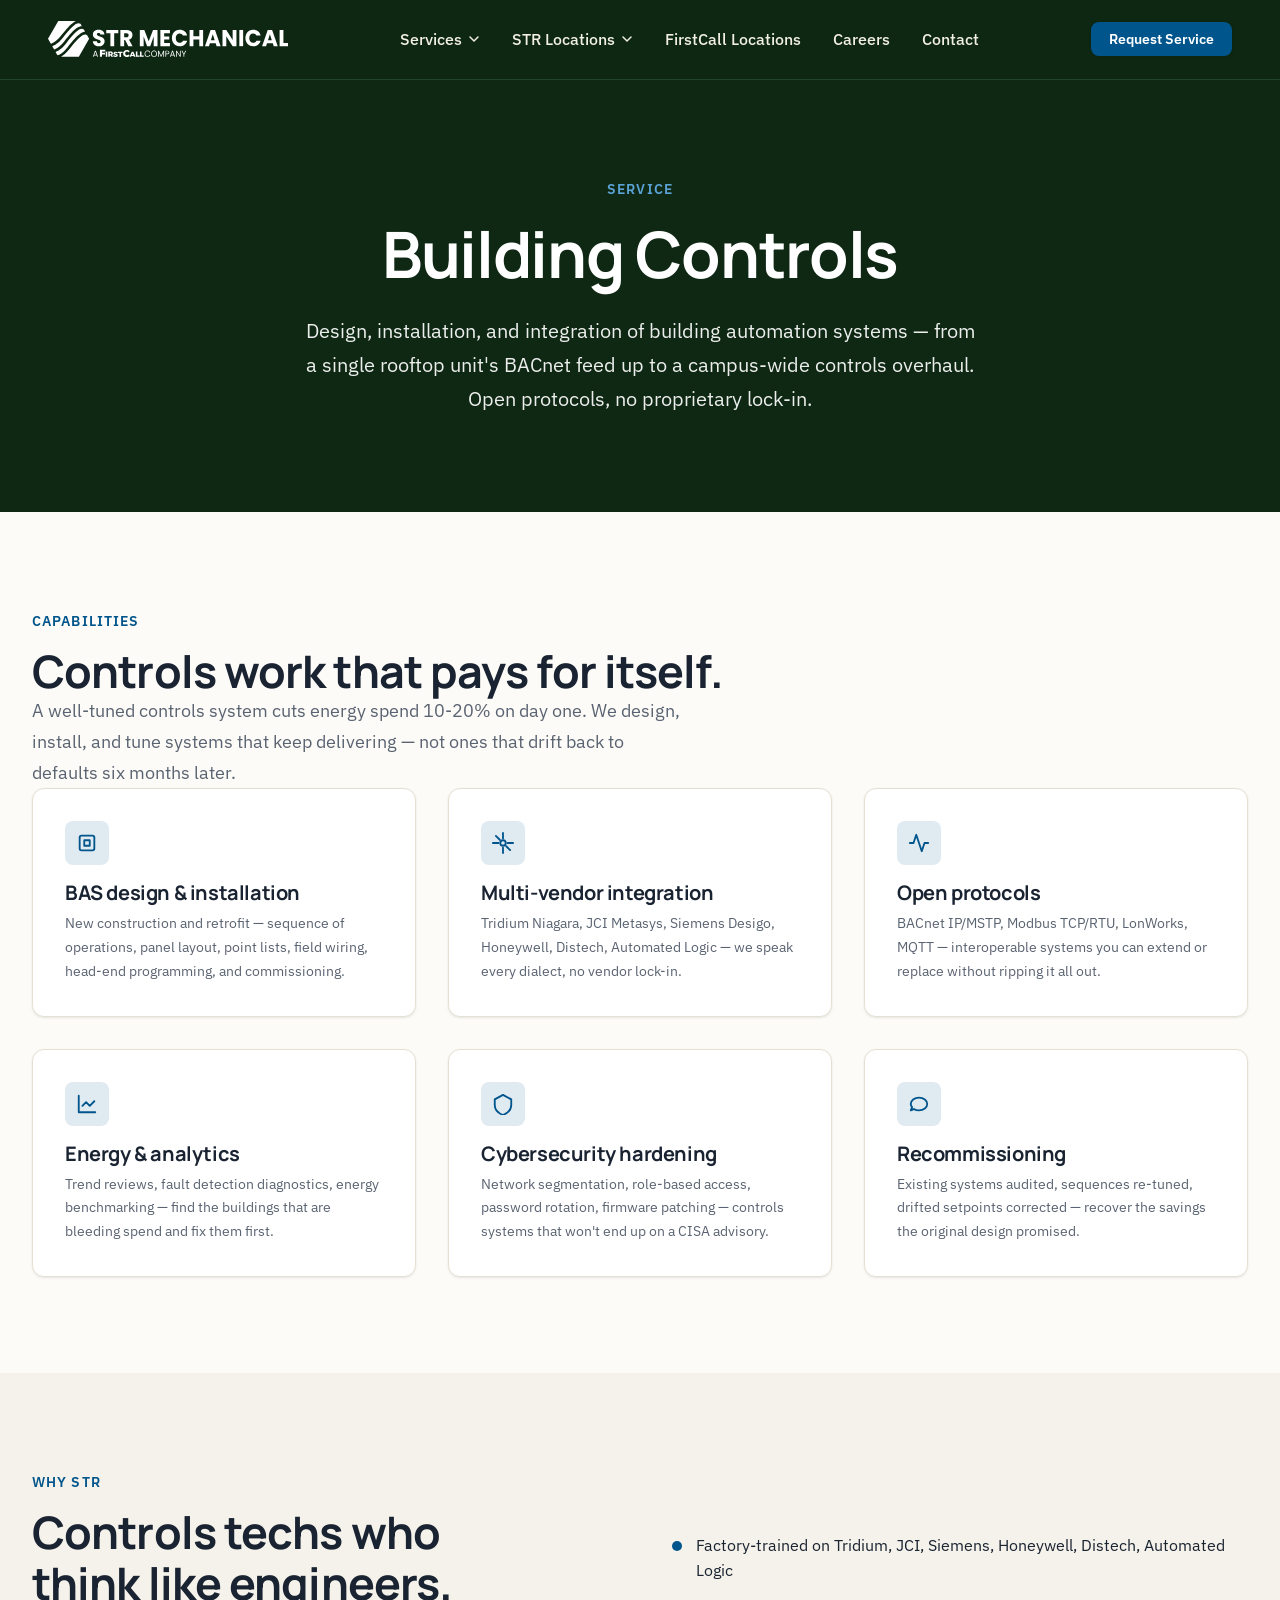
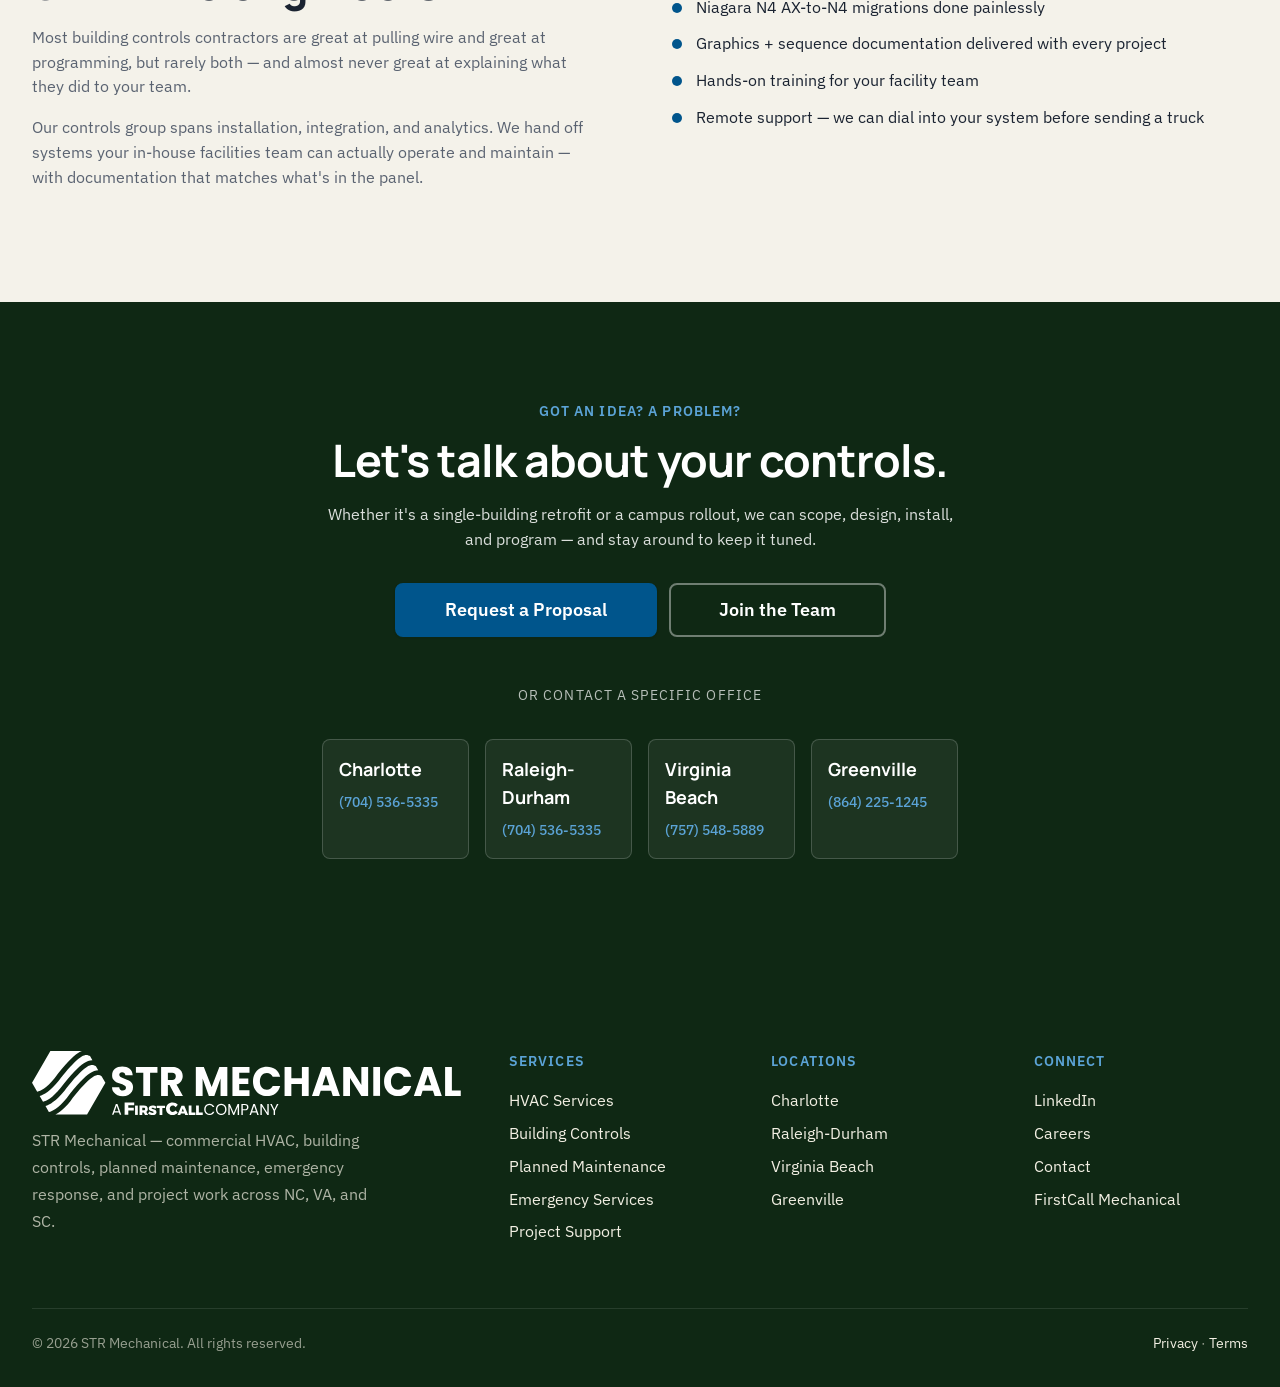
<file: services/building-controls.html>
<!DOCTYPE html>
<!--
  ============================================================
  STR Service Page Template
  ============================================================

  Used to hydrate each per-service page under services/<slug>.html
  from services/<slug>/config.json. Mirrors the FirstCall Columbus
  service-page pattern: page-hero, feature-grid, info-grid (why),
  cta-band.

  Handlebars subset (same as branch.html):
    , , 

  Build directives (see scripts/build-branches.js for handlers):
    INLINE_CSS         tokens + base + components + service
    INLINE_LOGO_WHITE  shared/img/logos/str-hero.svg
    INLINE_BRANCH_JS   shared/js/site.js
  ============================================================
-->
<html lang="en">
<head>
  <meta charset="UTF-8" />
  <meta name="viewport" content="width=device-width, initial-scale=1.0" />
  <title>Building Controls — STR Mechanical</title>
  <meta name="description" content="Building automation and controls service from STR Mechanical — BACnet, LonWorks, Tridium, JCI, Siemens, Honeywell across NC, VA, and SC." />
  <link rel="canonical" href="https://strmechanical.com/services/building-controls" />
  <meta name="theme-color" content="#1A4120" />

  <!-- Favicons (generate .ico + PNG sizes from /favicon.svg via realfavicongenerator.net) -->
  <link rel="icon" type="image/svg+xml" href="/favicon.svg" />
  <link rel="icon" type="image/x-icon" href="/favicon.ico" />
  <link rel="apple-touch-icon" sizes="180x180" href="/apple-touch-icon.png" />
  <link rel="manifest" href="/site.webmanifest" />

  <!-- Open Graph -->
  <meta property="og:type" content="website" />
  <meta property="og:site_name" content="STR Mechanical" />
  <meta property="og:locale" content="en_US" />
  <meta property="og:title" content="Building Controls — STR Mechanical" />
  <meta property="og:description" content="Building automation and controls service from STR Mechanical — BACnet, LonWorks, Tridium, JCI, Siemens, Honeywell across NC, VA, and SC." />
  <meta property="og:url" content="https://strmechanical.com/services/building-controls" />
  <meta property="og:image" content="https://strmechanical.com/og-image.jpg" />
  <meta property="og:image:width" content="1200" />
  <meta property="og:image:height" content="630" />
  <meta property="og:image:alt" content="STR Mechanical — Building Controls" />

  <!-- Twitter / X card -->
  <meta name="twitter:card" content="summary_large_image" />
  <meta name="twitter:title" content="Building Controls — STR Mechanical" />
  <meta name="twitter:description" content="Building automation and controls service from STR Mechanical — BACnet, LonWorks, Tridium, JCI, Siemens, Honeywell across NC, VA, and SC." />
  <meta name="twitter:image" content="https://strmechanical.com/og-image.jpg" />

  <!-- Service JSON-LD — helps Google understand this is a service offering -->
  <script type="application/ld+json">
  {
    "@context": "https://schema.org",
    "@type": "Service",
    "name": "Building Controls",
    "description": "Building automation and controls service from STR Mechanical — BACnet, LonWorks, Tridium, JCI, Siemens, Honeywell across NC, VA, and SC.",
    "url": "https://strmechanical.com/services/building-controls",
    "provider": {
      "@type": "Organization",
      "name": "STR Mechanical",
      "url": "https://strmechanical.com"
    },
    "areaServed": [
      { "@type": "AdministrativeArea", "name": "North Carolina" },
      { "@type": "AdministrativeArea", "name": "South Carolina" },
      { "@type": "AdministrativeArea", "name": "Virginia" }
    ]
  }
  </script>

  <link rel="preconnect" href="https://fonts.googleapis.com" />
  <link rel="preconnect" href="https://fonts.gstatic.com" crossorigin />
  <link href="https://fonts.googleapis.com/css2?family=Manrope:wght@400;500;600;700;800&family=IBM+Plex+Sans:wght@300;400;500;600;700&display=swap" rel="stylesheet" />

  <style>
    /* ===== tokens.css ===== */
/* ============================================================
   STR Design Tokens — mirrors the Columbus, OH reference palette
   (Website Redesign/columbus.html inline TOKENS block).

   Cream/light theme with dark-green header + footer brackets and
   a deep-blue accent. Dark-text-on-cream content surface.
   ============================================================ */

:root {
  /* --------------------------------------------------------
     COLOR — Brand greens (FirstCall family)
     -------------------------------------------------------- */
  --color-primary:        #1A4120;
  --color-primary-dark:   #0F2814;
  --color-primary-mid:    #2D5F36;
  --color-primary-soft:   #4A7D52;

  /* Accent — deep brand blue */
  --color-accent:         #00558C;
  --color-accent-dark:    #003D66;
  --color-accent-light:   #5BA3D6;

  /* --------------------------------------------------------
     COLOR — Surfaces (cream-led, dark-bracket)
     -------------------------------------------------------- */
  --color-bg:             #FCFBF7;  /* page background — warm cream */
  --color-bg-soft:        #F4F2EA;  /* alt section bands */
  --color-bg-section:     #EDE9DC;  /* tinted bands */
  --color-bg-dark:        #0F2814;  /* deepest — footer, deep CTAs */
  --color-bg-card:        #FFFFFF;  /* lifted cards on cream */

  --color-text:           #1A2331;  /* near-black primary text */
  --color-text-muted:     #5A6371;  /* secondary copy */
  --color-text-light:     #8A93A1;  /* tertiary, meta */
  --color-text-on-dark:   #F2EFE3;  /* warm cream on dark surfaces */
  --color-text-on-primary:#FFFFFF;

  --color-border:         #E5E1D2;
  --color-border-strong:  #C9C7B7;
  --color-border-dark:    #0F2814;

  /* --------------------------------------------------------
     INDUSTRIES-GRID TIER TOKENS
     Used by the "Industries We Serve" hex grid + legend.
     -------------------------------------------------------- */
  --fc-tier-1:        #0B2E4F;   /* Specialty Focus — darkest navy */
  --fc-tier-2:        #1E5A8A;   /* Deep Expertise — mid navy */
  --fc-tier-3:        #A8C5DC;   /* Trusted Partner — light blue */
  --fc-text-light:    #FFFFFF;
  --fc-text-dark:     #0B2E4F;

  /* --------------------------------------------------------
     COLOR — Semantic
     -------------------------------------------------------- */
  --color-success:        #5BA3D6;
  --color-warning:        #B8861A;
  --color-danger:         #C0392B;
  --color-info:           #5BA3D6;

  /* --------------------------------------------------------
     TYPOGRAPHY
     Manrope (display/headings) + IBM Plex Sans (body)
     -------------------------------------------------------- */
  --font-display: "Manrope", system-ui, -apple-system, "Segoe UI", sans-serif;
  --font-body:    "IBM Plex Sans", system-ui, -apple-system, "Segoe UI", sans-serif;
  --font-mono:    "IBM Plex Mono", ui-monospace, "SF Mono", Menlo, monospace;

  --text-xs:    0.75rem;
  --text-sm:    0.875rem;
  --text-base:  1rem;
  --text-lg:    1.125rem;
  --text-xl:    1.25rem;
  --text-2xl:   1.5rem;
  --text-3xl:   1.875rem;
  --text-4xl:   2.25rem;
  --text-5xl:   3rem;
  --text-6xl:   3.75rem;
  --text-7xl:   4.5rem;

  --weight-regular:  400;
  --weight-medium:   500;
  --weight-semibold: 600;
  --weight-bold:     700;
  --weight-extrabold:800;

  --leading-tight:   1.15;
  --leading-snug:    1.3;
  --leading-normal:  1.55;
  --leading-relaxed: 1.7;

  --tracking-tight:  -0.02em;
  --tracking-normal: 0;
  --tracking-wide:   0.02em;
  --tracking-caps:   0.08em;

  /* --------------------------------------------------------
     SPACING — 4px base
     -------------------------------------------------------- */
  --space-1:   0.25rem;
  --space-2:   0.5rem;
  --space-3:   0.75rem;
  --space-4:   1rem;
  --space-5:   1.5rem;
  --space-6:   2rem;
  --space-7:   3rem;
  --space-8:   4rem;
  --space-9:   6rem;
  --space-10:  8rem;
  --space-11: 10rem;

  /* --------------------------------------------------------
     LAYOUT
     -------------------------------------------------------- */
  --container-sm:  640px;
  --container-md:  768px;
  --container-lg: 1024px;
  --container-xl: 1280px;
  --container-2xl: 1600px;
  --container-content: 1440px;

  --header-height: 80px;
  --header-height-mobile: 64px;
  --pad-x: clamp(1.25rem, 4vw, 3rem);

  /* --------------------------------------------------------
     RADII
     -------------------------------------------------------- */
  --radius-none: 0;
  --radius-sm:   4px;
  --radius-md:   8px;
  --radius-lg:   12px;
  --radius-xl:   16px;
  --radius-2xl:  24px;
  --radius-pill: 999px;

  /* --------------------------------------------------------
     SHADOWS
     -------------------------------------------------------- */
  --shadow-xs: 0 1px 2px rgba(15, 42, 31, 0.04);
  --shadow-sm: 0 1px 3px rgba(15, 42, 31, 0.06), 0 1px 2px rgba(15, 42, 31, 0.04);
  --shadow-md: 0 4px 12px rgba(15, 42, 31, 0.08), 0 2px 4px rgba(15, 42, 31, 0.04);
  --shadow-lg: 0 12px 32px rgba(15, 42, 31, 0.10), 0 4px 8px rgba(15, 42, 31, 0.04);
  --shadow-xl: 0 24px 48px rgba(15, 42, 31, 0.14), 0 8px 16px rgba(15, 42, 31, 0.06);

  /* --------------------------------------------------------
     MOTION
     -------------------------------------------------------- */
  --ease-out:     cubic-bezier(0.16, 1, 0.3, 1);
  --ease-in-out:  cubic-bezier(0.4, 0, 0.2, 1);
  --duration-fast:   150ms;
  --duration-base:   200ms;
  --duration-slow:   320ms;

  /* --------------------------------------------------------
     Z-INDEX
     -------------------------------------------------------- */
  --z-base:     1;
  --z-dropdown: 100;
  --z-sticky:   200;
  --z-header:   300;
  --z-overlay:  400;
  --z-modal:    500;
  --z-toast:    600;
}

/* Focus ring — applied via :focus-visible across the system. */
:root {
  --focus-ring: 0 0 0 3px rgba(0, 85, 140, 0.35);
}


/* ===== base.css ===== */
/* ============================================================
   FirstCall Base — resets, typography defaults, utilities
   Depends on tokens.css being loaded first.
   ============================================================ */

/* ---------- Modern reset ---------- */
*, *::before, *::after { box-sizing: border-box; }

* { margin: 0; }

html {
  -webkit-text-size-adjust: 100%;
  text-size-adjust: 100%;
  scroll-behavior: smooth;
}

body {
  min-height: 100vh;
  font-family: var(--font-body);
  font-size: var(--text-base);
  line-height: var(--leading-normal);
  color: var(--color-text);
  background: var(--color-bg);
  -webkit-font-smoothing: antialiased;
  -moz-osx-font-smoothing: grayscale;
  text-rendering: optimizeLegibility;
}

img, svg, video, canvas, picture {
  display: block;
  max-width: 100%;
  height: auto;
}

button, input, select, textarea {
  font: inherit;
  color: inherit;
}

button {
  background: none;
  border: none;
  cursor: pointer;
}

a {
  color: var(--color-primary-mid);
  text-decoration: none;
  transition: color var(--duration-base) var(--ease-out);
}

a:hover {
  color: var(--color-primary);
}

a:focus-visible,
button:focus-visible,
input:focus-visible,
select:focus-visible,
textarea:focus-visible,
[tabindex]:focus-visible {
  outline: none;
  box-shadow: var(--focus-ring);
  border-radius: var(--radius-sm);
}

ul, ol { padding-left: 1.25em; }
ul[role="list"], ol[role="list"] { list-style: none; padding: 0; }

/* ---------- Typography ---------- */

h1, h2, h3, h4, h5, h6 {
  font-family: var(--font-display);
  font-weight: var(--weight-bold);
  line-height: var(--leading-tight);
  letter-spacing: var(--tracking-tight);
  color: var(--color-text);
}

h1, .h1 {
  font-size: clamp(2.25rem, 4.5vw, var(--text-6xl));
  font-weight: var(--weight-bold);
}

h2, .h2 {
  font-size: clamp(1.875rem, 3.5vw, var(--text-5xl));
}

h3, .h3 {
  font-size: clamp(1.5rem, 2.5vw, var(--text-4xl));
}

h4, .h4 {
  font-size: var(--text-2xl);
  letter-spacing: var(--tracking-normal);
}

h5, .h5 {
  font-size: var(--text-xl);
  font-weight: var(--weight-semibold);
  letter-spacing: var(--tracking-normal);
}

h6, .h6 {
  font-size: var(--text-base);
  font-weight: var(--weight-semibold);
  text-transform: uppercase;
  letter-spacing: var(--tracking-caps);
  color: var(--color-text-muted);
}

p {
  line-height: var(--leading-normal);
  color: var(--color-text);
}

.lead {
  font-size: var(--text-lg);
  line-height: var(--leading-relaxed);
  color: var(--color-text-muted);
  max-width: 60ch;
}

.eyebrow {
  display: inline-block;
  font-family: var(--font-body);
  font-size: var(--text-sm);
  font-weight: var(--weight-semibold);
  text-transform: uppercase;
  letter-spacing: var(--tracking-caps);
  color: var(--color-accent);
  margin-bottom: var(--space-3);
}

small, .text-small { font-size: var(--text-sm); }
.text-xs { font-size: var(--text-xs); }
.text-muted { color: var(--color-text-muted); }
.text-light { color: var(--color-text-light); }

/* ---------- Layout utilities ---------- */

.container {
  width: 100%;
  max-width: var(--container-content);
  margin-inline: auto;
  padding-inline: var(--space-5);
}

.container-narrow {
  max-width: 800px;
  margin-inline: auto;
  padding-inline: var(--space-5);
}

.container-wide {
  width: 100%;
  max-width: var(--container-2xl);
  margin-inline: auto;
  padding-inline: var(--space-5);
}

@media (min-width: 768px) {
  .container, .container-narrow, .container-wide {
    padding-inline: var(--space-6);
  }
}

/* Section spacing */
.section {
  padding-block: var(--space-9);
}

.section-tight {
  padding-block: var(--space-7);
}

.section-loose {
  padding-block: var(--space-10);
}

@media (max-width: 767px) {
  .section { padding-block: var(--space-7); }
  .section-loose { padding-block: var(--space-8); }
}

.section--soft { background: var(--color-bg-soft); }
.section--tinted { background: var(--color-bg-section); }
.section--primary { background: var(--color-primary); color: var(--color-text-on-primary); }
.section--dark { background: var(--color-bg-dark); color: var(--color-text-on-dark); }

.section--primary h1, .section--primary h2, .section--primary h3,
.section--primary h4, .section--primary h5, .section--primary h6,
.section--dark h1, .section--dark h2, .section--dark h3,
.section--dark h4, .section--dark h5, .section--dark h6 {
  color: inherit;
}

.section--primary .eyebrow,
.section--dark .eyebrow {
  color: var(--color-accent-light);
}

/* Flex / grid helpers */
.stack > * + * { margin-top: var(--space-4); }
.stack-sm > * + * { margin-top: var(--space-2); }
.stack-lg > * + * { margin-top: var(--space-6); }
.stack-xl > * + * { margin-top: var(--space-7); }

.row {
  display: flex;
  flex-wrap: wrap;
  gap: var(--space-5);
}

.row--between { justify-content: space-between; }
.row--center  { align-items: center; }

.grid {
  display: grid;
  gap: var(--space-6);
}

.grid-2 { grid-template-columns: repeat(2, 1fr); }
.grid-3 { grid-template-columns: repeat(3, 1fr); }
.grid-4 { grid-template-columns: repeat(4, 1fr); }
.grid-6 { grid-template-columns: repeat(6, 1fr); }

@media (max-width: 1023px) {
  .grid-3, .grid-4 { grid-template-columns: repeat(2, 1fr); }
  .grid-6 { grid-template-columns: repeat(3, 1fr); }
}
@media (max-width: 639px) {
  .grid-2, .grid-3, .grid-4, .grid-6 { grid-template-columns: 1fr; }
}

/* Text alignment */
.text-center { text-align: center; }
.text-left   { text-align: left; }
.text-right  { text-align: right; }

/* Display */
.hidden { display: none !important; }

@media (max-width: 767px) {
  .hide-mobile { display: none !important; }
}
@media (min-width: 768px) {
  .show-mobile { display: none !important; }
}

/* Skip-to-content for accessibility */
.skip-link {
  position: absolute;
  top: -100px;
  left: var(--space-4);
  padding: var(--space-3) var(--space-5);
  background: var(--color-primary);
  color: var(--color-text-on-primary);
  border-radius: var(--radius-md);
  font-weight: var(--weight-semibold);
  z-index: var(--z-toast);
  transition: top var(--duration-base) var(--ease-out);
}

.skip-link:focus {
  top: var(--space-4);
}

/* Selection */
::selection {
  background: var(--color-accent);
  color: #fff;
}

/* Reduced motion */
@media (prefers-reduced-motion: reduce) {
  *, *::before, *::after {
    animation-duration: 0.01ms !important;
    animation-iteration-count: 1 !important;
    transition-duration: 0.01ms !important;
    scroll-behavior: auto !important;
  }
}


/* ===== components.css ===== */
/* ============================================================
   FirstCall Components — buttons, cards, forms, nav, footer,
   badges, callouts, photo strip, capabilities grid.
   Depends on tokens.css and base.css.
   ============================================================ */

/* ============================================================
   BUTTONS
   ============================================================ */

.btn {
  display: inline-flex;
  align-items: center;
  justify-content: center;
  gap: var(--space-2);
  padding: var(--space-3) var(--space-6);
  font-family: var(--font-body);
  font-size: var(--text-base);
  font-weight: var(--weight-semibold);
  letter-spacing: var(--tracking-normal);
  line-height: 1;
  border: 2px solid transparent;
  border-radius: var(--radius-md);
  cursor: pointer;
  text-decoration: none;
  transition:
    background-color var(--duration-base) var(--ease-out),
    border-color var(--duration-base) var(--ease-out),
    color var(--duration-base) var(--ease-out),
    transform var(--duration-fast) var(--ease-out),
    box-shadow var(--duration-base) var(--ease-out);
  white-space: nowrap;
}

.btn:active { transform: translateY(1px); }

.btn--primary {
  background: var(--color-accent);
  color: #fff;
  border-color: var(--color-accent);
  box-shadow: var(--shadow-sm);
}
.btn--primary:hover {
  background: var(--color-accent-dark);
  border-color: var(--color-accent-dark);
  color: #fff;
  box-shadow: var(--shadow-md);
}

.btn--secondary {
  background: var(--color-primary);
  color: #fff;
  border-color: var(--color-primary);
}
.btn--secondary:hover {
  background: var(--color-primary-dark);
  border-color: var(--color-primary-dark);
  color: #fff;
}

.btn--outline {
  background: transparent;
  color: var(--color-primary);
  border-color: var(--color-primary);
}
.btn--outline:hover {
  background: var(--color-primary);
  color: #fff;
}

.btn--ghost {
  background: transparent;
  color: var(--color-primary);
  border-color: transparent;
}
.btn--ghost:hover {
  background: var(--color-bg-section);
  color: var(--color-primary-dark);
}

.btn--on-dark {
  background: #fff;
  color: var(--color-primary);
  border-color: #fff;
}
.btn--on-dark:hover {
  background: var(--color-bg-section);
  color: var(--color-primary-dark);
}

.btn--outline-on-dark {
  background: transparent;
  color: #fff;
  border-color: rgba(255,255,255,0.4);
}
.btn--outline-on-dark:hover {
  background: rgba(255,255,255,0.1);
  border-color: #fff;
  color: #fff;
}

/* Size variants */
.btn--sm { padding: var(--space-2) var(--space-4); font-size: var(--text-sm); }
.btn--lg { padding: var(--space-4) var(--space-7); font-size: var(--text-lg); }
.btn--full { width: 100%; }

/* Inline-link arrow button (used a lot on ServiceLogic-style sites) */
.link-arrow {
  display: inline-flex;
  align-items: center;
  gap: var(--space-2);
  font-weight: var(--weight-semibold);
  color: var(--color-primary);
  text-decoration: none;
  transition: gap var(--duration-base) var(--ease-out), color var(--duration-base) var(--ease-out);
}

.link-arrow::after {
  content: "→";
  transition: transform var(--duration-base) var(--ease-out);
  font-weight: var(--weight-regular);
}

.link-arrow:hover {
  color: var(--color-accent);
  gap: var(--space-3);
}

.link-arrow:hover::after { transform: translateX(2px); }

.link-arrow--on-dark { color: var(--color-accent-light); }
.link-arrow--on-dark:hover { color: #fff; }

/* ============================================================
   CARDS
   ============================================================ */

.card {
  background: var(--color-bg);
  border: 1px solid var(--color-border);
  border-radius: var(--radius-lg);
  padding: var(--space-6);
  transition:
    border-color var(--duration-base) var(--ease-out),
    box-shadow var(--duration-base) var(--ease-out),
    transform var(--duration-base) var(--ease-out);
}

.card--hover:hover {
  border-color: var(--color-border-strong);
  box-shadow: var(--shadow-lg);
  transform: translateY(-2px);
}

.card--feature {
  display: flex;
  flex-direction: column;
  gap: var(--space-4);
}

.card--feature .card__icon {
  width: 56px;
  height: 56px;
  display: inline-flex;
  align-items: center;
  justify-content: center;
  background: var(--color-bg-section);
  color: var(--color-primary);
  border-radius: var(--radius-md);
}

.card--feature .card__icon svg { width: 28px; height: 28px; }

.card__title {
  font-family: var(--font-display);
  font-size: var(--text-xl);
  font-weight: var(--weight-bold);
  letter-spacing: var(--tracking-tight);
  color: var(--color-text);
}

.card__body {
  color: var(--color-text-muted);
  line-height: var(--leading-relaxed);
}

/* Branch quick-card (used on parent homepage) */
.branch-card {
  background: var(--color-bg);
  border: 1px solid var(--color-border);
  border-radius: var(--radius-lg);
  padding: var(--space-6);
  display: flex;
  flex-direction: column;
  gap: var(--space-3);
  transition:
    border-color var(--duration-base) var(--ease-out),
    box-shadow var(--duration-base) var(--ease-out),
    transform var(--duration-base) var(--ease-out);
}

.branch-card:hover {
  border-color: var(--color-primary-mid);
  box-shadow: var(--shadow-lg);
  transform: translateY(-2px);
}

.branch-card__location {
  font-family: var(--font-body);
  font-size: var(--text-sm);
  font-weight: var(--weight-semibold);
  text-transform: uppercase;
  letter-spacing: var(--tracking-caps);
  color: var(--color-accent);
}

.branch-card__name {
  font-family: var(--font-display);
  font-size: var(--text-2xl);
  font-weight: var(--weight-bold);
  letter-spacing: var(--tracking-tight);
}

.branch-card__phone {
  font-size: var(--text-lg);
  font-weight: var(--weight-medium);
  color: var(--color-text);
}

.branch-card__phone a { color: inherit; }
.branch-card__phone a:hover { color: var(--color-primary); }

/* ============================================================
   FORMS
   ============================================================ */

.form-field {
  display: flex;
  flex-direction: column;
  gap: var(--space-2);
  margin-bottom: var(--space-4);
}

.form-label {
  font-family: var(--font-body);
  font-size: var(--text-sm);
  font-weight: var(--weight-semibold);
  color: var(--color-text);
}

.form-label .required {
  color: var(--color-accent);
  margin-left: 2px;
}

.form-input,
.form-textarea,
.form-select {
  width: 100%;
  padding: var(--space-3) var(--space-4);
  font-family: var(--font-body);
  font-size: var(--text-base);
  color: var(--color-text);
  background: var(--color-bg);
  border: 1.5px solid var(--color-border);
  border-radius: var(--radius-md);
  transition: border-color var(--duration-base) var(--ease-out), background var(--duration-base) var(--ease-out);
}

.form-input:hover,
.form-textarea:hover,
.form-select:hover {
  border-color: var(--color-border-strong);
}

.form-input:focus,
.form-textarea:focus,
.form-select:focus {
  outline: none;
  border-color: var(--color-primary-mid);
  box-shadow: 0 0 0 3px rgba(0, 85, 140, 0.15);
}

.form-textarea {
  min-height: 140px;
  resize: vertical;
  line-height: var(--leading-normal);
}

.form-select {
  appearance: none;
  background-image: url("data:image/svg+xml;utf8,<svg xmlns='http://www.w3.org/2000/svg' viewBox='0 0 20 20' fill='%231A2421'><path d='M5 8l5 5 5-5z'/></svg>");
  background-repeat: no-repeat;
  background-position: right var(--space-4) center;
  background-size: 16px;
  padding-right: var(--space-7);
}

.form-help {
  font-size: var(--text-xs);
  color: var(--color-text-light);
}

.form-error {
  font-size: var(--text-xs);
  color: var(--color-danger);
  font-weight: var(--weight-medium);
}

.form-input--error,
.form-textarea--error,
.form-select--error {
  border-color: var(--color-danger);
}

/* Checkbox / radio */
.form-checkbox,
.form-radio {
  display: flex;
  gap: var(--space-3);
  align-items: flex-start;
  cursor: pointer;
  font-size: var(--text-sm);
}

.form-checkbox input,
.form-radio input {
  margin-top: 2px;
  accent-color: var(--color-primary);
  width: 18px;
  height: 18px;
}

/* ============================================================
   HEADER / NAV  (Columbus-style: dark green bar over cream page)
   ============================================================ */

.site-header {
  position: sticky;
  top: 0;
  z-index: var(--z-header);
  background: rgba(15, 40, 20, 0.92);
  backdrop-filter: saturate(180%) blur(10px);
  -webkit-backdrop-filter: saturate(180%) blur(10px);
  border-bottom: 1px solid rgba(74, 125, 82, 0.35);
  height: var(--header-height);
  display: flex;
  align-items: center;
  transition: box-shadow var(--duration-base) var(--ease-out), background var(--duration-base) var(--ease-out);
}

.site-header.is-scrolled {
  box-shadow: 0 1px 0 rgba(0,0,0,0.4), var(--shadow-sm);
  background: rgba(15, 40, 20, 0.97);
}

.site-header__inner {
  width: 100%;
  max-width: var(--container-2xl);
  margin-inline: auto;
  padding-inline: var(--pad-x);
  display: flex;
  align-items: center;
  justify-content: space-between;
  gap: var(--space-6);
}

.site-header__logo {
  display: inline-flex;
  align-items: center;
  gap: var(--space-3);
  text-decoration: none;
}

.site-header__logo svg {
  height: 36px;
  width: auto;
  display: block;
}

.site-header__tagline {
  font-family: var(--font-body);
  font-size: var(--text-xs);
  font-weight: var(--weight-semibold);
  text-transform: uppercase;
  letter-spacing: var(--tracking-caps);
  color: var(--color-accent-light);
  padding-left: var(--space-3);
  border-left: 1px solid rgba(242, 239, 227, 0.3);
}

@media (max-width: 767px) { .site-header__tagline { display: none; } }

.site-nav {
  display: flex;
  align-items: center;
  gap: var(--space-6);
}

.site-nav__link {
  font-family: var(--font-body);
  font-size: var(--text-base);
  font-weight: var(--weight-medium);
  color: var(--color-text-on-dark);
  text-decoration: none;
  padding: var(--space-2) 0;
  position: relative;
  transition: color var(--duration-base) var(--ease-out);
}

.site-nav__link::after {
  content: "";
  position: absolute;
  left: 0;
  bottom: -4px;
  width: 0;
  height: 2px;
  background: var(--color-accent-light);
  transition: width var(--duration-base) var(--ease-out);
}

.site-nav__link:hover { color: var(--color-accent-light); }

.site-nav__link:hover::after,
.site-nav__link[aria-current="page"]::after {
  width: 100%;
}

.site-nav__link[aria-current="page"] {
  color: var(--color-accent-light);
  font-weight: var(--weight-semibold);
}

/* Nav dropdowns (Services + STR Locations) */
.site-nav__dropdown-wrap { position: relative; }
.site-nav__dropdown-toggle {
  background: none;
  border: none;
  cursor: pointer;
  display: inline-flex;
  align-items: center;
  gap: 6px;
}
.site-nav__caret {
  width: 12px;
  height: 12px;
  transition: transform var(--duration-base) var(--ease-out);
}
.site-nav__dropdown-toggle[aria-expanded="true"] .site-nav__caret { transform: rotate(180deg); }
.site-nav__dropdown {
  position: absolute;
  top: calc(100% + 6px);
  left: -8px;
  min-width: 240px;
  background: rgba(15, 40, 20, 0.97);
  backdrop-filter: saturate(180%) blur(10px);
  -webkit-backdrop-filter: saturate(180%) blur(10px);
  border: 1px solid rgba(74, 125, 82, 0.35);
  border-radius: var(--radius-md);
  padding: var(--space-2);
  box-shadow: var(--shadow-lg);
  opacity: 0;
  pointer-events: none;
  transform: translateY(-4px);
  transition: opacity var(--duration-base) var(--ease-out), transform var(--duration-base) var(--ease-out);
  z-index: 1;
}
.site-nav__dropdown.is-open {
  opacity: 1;
  pointer-events: auto;
  transform: translateY(0);
}
.site-nav__dropdown-link {
  display: block;
  padding: var(--space-3) var(--space-3);
  color: var(--color-text-on-dark);
  border-radius: var(--radius-sm);
  font-size: var(--text-base);
  font-weight: var(--weight-medium);
  text-decoration: none;
  transition: background var(--duration-base) var(--ease-out), color var(--duration-base) var(--ease-out);
}
.site-nav__dropdown-link:hover,
.site-nav__dropdown-link:focus-visible {
  background: rgba(91, 163, 214, 0.15);
  color: var(--color-accent-light);
}
.site-nav__dropdown-link[aria-current="page"] {
  color: var(--color-accent-light);
  background: rgba(91, 163, 214, 0.1);
}

.site-header__cta {
  display: flex;
  align-items: center;
  gap: var(--space-3);
}

/* Mobile menu toggle */
.menu-toggle {
  display: none;
  width: 44px;
  height: 44px;
  align-items: center;
  justify-content: center;
  border-radius: var(--radius-md);
}

.menu-toggle:hover { background: rgba(242, 239, 227, 0.1); }

.menu-toggle__bars,
.menu-toggle__bars::before,
.menu-toggle__bars::after {
  display: block;
  width: 22px;
  height: 2px;
  background: var(--color-text-on-dark);
  position: relative;
  transition: transform var(--duration-base) var(--ease-out), top var(--duration-base) var(--ease-out);
}

.menu-toggle__bars::before,
.menu-toggle__bars::after {
  content: "";
  position: absolute;
  left: 0;
}

.menu-toggle__bars::before { top: -7px; }
.menu-toggle__bars::after  { top: 7px; }

@media (max-width: 1023px) {
  .menu-toggle { display: inline-flex; }
  .site-nav {
    position: fixed;
    top: var(--header-height);
    left: 0;
    right: 0;
    background: var(--color-primary-dark);
    flex-direction: column;
    align-items: stretch;
    padding: var(--space-5);
    border-bottom: 1px solid var(--color-border);
    box-shadow: var(--shadow-lg);
    transform: translateY(-120%);
    transition: transform var(--duration-slow) var(--ease-out);
    gap: 0;
  }
  .site-nav.is-open { transform: translateY(0); }
  .site-nav__link {
    padding-block: var(--space-4);
    border-bottom: 1px solid rgba(74, 125, 82, 0.4);
    font-size: var(--text-lg);
  }
  .site-nav__link:last-child { border-bottom: none; }
  .site-nav__link::after { display: none; }
  .site-header__cta .btn { display: none; }
  .hide-mobile { display: none !important; }

  /* Mobile dropdowns: full-width toggle + collapsible inline menu */
  .site-nav__dropdown-wrap { width: 100%; }
  .site-nav__dropdown-toggle {
    width: 100%;
    justify-content: space-between;
    padding-block: var(--space-4);
    border-bottom: 1px solid rgba(74, 125, 82, 0.4);
    font-size: var(--text-lg);
    color: var(--color-text-on-dark);
  }
  .site-nav__dropdown {
    position: static;
    opacity: 1;
    pointer-events: auto;
    transform: none;
    background: transparent;
    backdrop-filter: none;
    -webkit-backdrop-filter: none;
    border: none;
    border-radius: 0;
    box-shadow: none;
    padding: 0;
    min-width: 0;
    max-height: 0;
    overflow: hidden;
    transition: max-height var(--duration-slow) var(--ease-out);
  }
  .site-nav__dropdown.is-open { max-height: 400px; }
  .site-nav__dropdown-link {
    padding-block: var(--space-3);
    padding-left: var(--space-5);
    border-bottom: 1px solid rgba(74, 125, 82, 0.25);
    font-size: var(--text-base);
  }
}

/* ============================================================
   FOOTER
   ============================================================ */

.site-footer {
  background: var(--color-bg-dark);
  color: var(--color-text-on-dark);
  padding-block: var(--space-9) var(--space-6);
}

.site-footer a { color: var(--color-text-on-dark); text-decoration: none; }
.site-footer a:hover { color: var(--color-accent-light); }

.site-footer__grid {
  display: grid;
  grid-template-columns: 2fr 1fr 1fr 1fr;
  gap: var(--space-7);
  margin-bottom: var(--space-8);
}

@media (max-width: 1023px) {
  .site-footer__grid { grid-template-columns: 1fr 1fr; }
}
@media (max-width: 639px) {
  .site-footer__grid { grid-template-columns: 1fr; }
}

.site-footer__heading {
  font-family: var(--font-body);
  font-size: var(--text-sm);
  font-weight: var(--weight-semibold);
  text-transform: uppercase;
  letter-spacing: var(--tracking-caps);
  color: var(--color-accent-light);
  margin-bottom: var(--space-4);
}

.site-footer__list { list-style: none; padding: 0; display: flex; flex-direction: column; gap: var(--space-2); }
.site-footer__list a { font-size: var(--text-base); }

.site-footer__brand p {
  color: rgba(242, 239, 227, 0.7);
  max-width: 36ch;
  margin-top: var(--space-3);
  line-height: var(--leading-relaxed);
}

.site-footer__bottom {
  padding-top: var(--space-5);
  border-top: 1px solid rgba(255,255,255,0.1);
  display: flex;
  justify-content: space-between;
  flex-wrap: wrap;
  gap: var(--space-4);
  font-size: var(--text-sm);
  color: rgba(242, 239, 227, 0.6);
}

/* ============================================================
   BADGES / TAGS / CALLOUTS
   ============================================================ */

.badge {
  display: inline-flex;
  align-items: center;
  gap: var(--space-2);
  padding: var(--space-1) var(--space-3);
  font-size: var(--text-xs);
  font-weight: var(--weight-semibold);
  text-transform: uppercase;
  letter-spacing: var(--tracking-caps);
  border-radius: var(--radius-pill);
  background: var(--color-bg-section);
  color: var(--color-primary);
}

.badge--accent { background: var(--color-accent); color: #fff; }
.badge--primary { background: var(--color-primary); color: #fff; }
.badge--outline { background: transparent; border: 1.5px solid var(--color-border-strong); color: var(--color-text-muted); }

.callout {
  background: var(--color-bg-section);
  border-left: 4px solid var(--color-accent);
  padding: var(--space-5) var(--space-6);
  border-radius: var(--radius-md);
}

/* ============================================================
   PHOTO STRIP (horizontal scrolling row used on branch sites)
   ============================================================ */

.photo-strip {
  display: grid;
  grid-auto-flow: column;
  grid-auto-columns: minmax(280px, 1fr);
  gap: var(--space-4);
  overflow-x: auto;
  padding-bottom: var(--space-3);
  scroll-snap-type: x mandatory;
  scrollbar-width: thin;
}

.photo-strip__item {
  scroll-snap-align: start;
  aspect-ratio: 4 / 3;
  border-radius: var(--radius-lg);
  overflow: hidden;
  background: var(--color-bg-section);
}

.photo-strip__item img {
  width: 100%;
  height: 100%;
  object-fit: cover;
}

@media (min-width: 1024px) {
  .photo-strip {
    grid-auto-columns: minmax(0, 1fr);
    grid-auto-flow: row;
    grid-template-columns: repeat(4, 1fr);
    overflow: visible;
  }
}

/* ============================================================
   CAPABILITIES GRID (homepage + branch)
   ============================================================ */

.capabilities {
  display: grid;
  grid-template-columns: repeat(3, 1fr);
  gap: var(--space-5);
}

@media (max-width: 1023px) { .capabilities { grid-template-columns: repeat(2, 1fr); } }
@media (max-width: 639px)  { .capabilities { grid-template-columns: 1fr; } }

.capability {
  background: var(--color-bg);
  border: 1px solid var(--color-border);
  border-radius: var(--radius-lg);
  padding: var(--space-6);
  display: flex;
  flex-direction: column;
  gap: var(--space-3);
  transition:
    border-color var(--duration-base) var(--ease-out),
    box-shadow var(--duration-base) var(--ease-out),
    transform var(--duration-base) var(--ease-out);
}

.capability:hover {
  border-color: var(--color-primary-mid);
  box-shadow: var(--shadow-lg);
  transform: translateY(-2px);
}

.capability__icon {
  width: 56px;
  height: 56px;
  display: inline-flex;
  align-items: center;
  justify-content: center;
  background: var(--color-primary);
  color: #fff;
  border-radius: var(--radius-md);
}

.capability__icon svg { width: 28px; height: 28px; }

.capability__title {
  font-family: var(--font-display);
  font-size: var(--text-xl);
  font-weight: var(--weight-bold);
  letter-spacing: var(--tracking-tight);
}

.capability__body {
  color: var(--color-text-muted);
  line-height: var(--leading-relaxed);
  font-size: var(--text-base);
}

/* ============================================================
   HERO (parent + branch share this structural pattern)
   ============================================================ */

.hero {
  position: relative;
  padding-block: var(--space-10) var(--space-9);
  overflow: hidden;
}

.hero--with-photo {
  display: grid;
  grid-template-columns: 1fr 1fr;
  gap: var(--space-8);
  align-items: center;
}

@media (max-width: 1023px) {
  .hero--with-photo { grid-template-columns: 1fr; gap: var(--space-6); }
}

.hero__eyebrow {
  display: inline-block;
  font-size: var(--text-sm);
  font-weight: var(--weight-semibold);
  text-transform: uppercase;
  letter-spacing: var(--tracking-caps);
  color: var(--color-accent);
  margin-bottom: var(--space-4);
}

.hero__title {
  font-family: var(--font-display);
  font-size: clamp(2.5rem, 5vw, var(--text-7xl));
  font-weight: var(--weight-extrabold);
  line-height: var(--leading-tight);
  letter-spacing: var(--tracking-tight);
  margin-bottom: var(--space-5);
  max-width: 16ch;
}

.hero__lede {
  font-size: var(--text-xl);
  line-height: var(--leading-relaxed);
  color: var(--color-text-muted);
  max-width: 50ch;
  margin-bottom: var(--space-6);
}

.hero__cta {
  display: flex;
  flex-wrap: wrap;
  gap: var(--space-3);
}

.hero__photo {
  aspect-ratio: 5 / 4;
  border-radius: var(--radius-xl);
  overflow: hidden;
  background: var(--color-bg-section);
  box-shadow: var(--shadow-xl);
}

.hero__photo img {
  width: 100%; height: 100%; object-fit: cover;
}

/* ============================================================
   COLOR SWATCHES (used in styleguide only, but kept here so
   the swatch component is documented within the system)
   ============================================================ */

.swatch {
  display: flex;
  flex-direction: column;
  gap: var(--space-2);
}

.swatch__chip {
  height: 96px;
  border-radius: var(--radius-md);
  border: 1px solid var(--color-border);
}

.swatch__meta {
  font-size: var(--text-xs);
  color: var(--color-text-muted);
}

.swatch__meta strong {
  display: block;
  color: var(--color-text);
  font-size: var(--text-sm);
  font-weight: var(--weight-semibold);
}


/* ===== service.css ===== */
/* ============================================================
   shared/css/service.css

   Page-specific styles for per-service pages (the template at
   shared/templates/service.html). Inlined by
   scripts/build-branches.js when building service pages.

   Extracted from the FirstCall Columbus service-page reference
   (Website Redesign/columbus/planned-maintenance.html etc.) so
   STR's service pages match that visual structure exactly.
   ============================================================ */

/* ===== PAGE HERO (text-only, dark green band) ===== */
.page-hero {
  position: relative;
  padding-bottom: var(--space-9);
  padding-top: calc(var(--header-height) + var(--space-9));
  margin-top: calc(var(--header-height) * -1);
  background: var(--color-primary-dark);
  color: #fff;
  text-align: center;
}
@media (max-width: 767px) {
  .page-hero {
    padding-bottom: var(--space-7);
    padding-top: calc(var(--header-height) + var(--space-6));
  }
}
.page-hero__inner { max-width: 760px; margin-inline: auto; }
.page-hero__eyebrow {
  display: inline-block;
  font-size: var(--text-sm);
  font-weight: var(--weight-semibold);
  text-transform: uppercase;
  letter-spacing: var(--tracking-caps);
  color: var(--color-accent-light);
  margin-bottom: var(--space-4);
}
.page-hero__title {
  font-size: clamp(2.25rem, 5vw, 4rem);
  color: #fff;
  margin-bottom: var(--space-5);
}
.page-hero__lede {
  font-size: var(--text-xl);
  line-height: var(--leading-relaxed);
  color: rgba(255, 255, 255, 0.92);
  max-width: 56ch;
  margin-inline: auto;
}

/* ===== FEATURE CARDS (3-up grid of capability tiles) ===== */
.feature-grid {
  display: grid;
  grid-template-columns: repeat(3, 1fr);
  gap: var(--space-6);
}
@media (max-width: 1023px) { .feature-grid { grid-template-columns: repeat(2, 1fr); } }
@media (max-width: 639px)  { .feature-grid { grid-template-columns: 1fr; } }
.feature {
  background: var(--color-bg-card);
  padding: var(--space-6);
  border-radius: var(--radius-lg);
  border: 1px solid var(--color-border);
  box-shadow: var(--shadow-sm);
  transition: transform var(--duration-base) var(--ease-out),
              box-shadow var(--duration-base) var(--ease-out);
}
.feature:hover {
  transform: translateY(-3px);
  box-shadow: var(--shadow-md);
}
.feature__icon {
  width: 44px;
  height: 44px;
  border-radius: var(--radius-md);
  background: rgba(0, 85, 140, 0.12);
  color: var(--color-accent);
  display: flex;
  align-items: center;
  justify-content: center;
  margin-bottom: var(--space-4);
}
.feature__icon svg { width: 22px; height: 22px; }
.feature h3 {
  font-size: var(--text-xl);
  margin-bottom: var(--space-2);
}
.feature p {
  color: var(--color-text-muted);
  line-height: var(--leading-relaxed);
  font-size: var(--text-sm);
}

/* ===== TWO-COLUMN INFO BLOCK (why-it-matters band) ===== */
.info-grid {
  display: grid;
  grid-template-columns: 1fr 1fr;
  gap: var(--space-8);
  align-items: center;
}
@media (max-width: 1023px) { .info-grid { grid-template-columns: 1fr; gap: var(--space-6); } }
.info-grid h2 {
  margin-bottom: var(--space-4);
  max-width: 18ch;
}
.info-grid p {
  color: var(--color-text-muted);
  margin-bottom: var(--space-4);
  max-width: 56ch;
}
.info-grid ul { list-style: none; padding: 0; }
.info-grid li {
  padding-left: var(--space-5);
  position: relative;
  margin-bottom: var(--space-3);
  color: var(--color-text);
}
.info-grid li::before {
  content: "";
  position: absolute;
  left: 0;
  top: 8px;
  width: 10px;
  height: 10px;
  border-radius: 50%;
  background: var(--color-accent);
}

/* ===== CTA BAND (bottom dark green prompt) ===== */
.cta-band {
  background: var(--color-bg-dark);
  color: var(--color-text-on-dark);
  padding-block: var(--space-9);
  text-align: center;
}
.cta-band__inner { max-width: 700px; margin-inline: auto; }
.cta-band h2 {
  color: #fff;
  margin-bottom: var(--space-4);
}
.cta-band p {
  color: rgba(255, 255, 255, 0.85);
  margin-bottom: var(--space-6);
}
.cta-band__row {
  display: flex;
  justify-content: center;
  gap: var(--space-3);
  flex-wrap: wrap;
}

/* ===== "AT-YOUR-LOCATION" PICKER (4 STR offices at the bottom) ===== */
.location-picker {
  display: grid;
  grid-template-columns: repeat(4, 1fr);
  gap: var(--space-4);
  margin-top: var(--space-6);
}
@media (max-width: 1023px) { .location-picker { grid-template-columns: repeat(2, 1fr); } }
@media (max-width: 639px)  { .location-picker { grid-template-columns: 1fr; } }
.location-picker__item {
  background: rgba(255, 255, 255, 0.06);
  border: 1px solid rgba(255, 255, 255, 0.18);
  border-radius: var(--radius-md);
  padding: var(--space-4);
  color: var(--color-text-on-dark);
  text-decoration: none;
  text-align: left;
  display: flex;
  flex-direction: column;
  gap: var(--space-2);
  transition: background var(--duration-base) var(--ease-out),
              border-color var(--duration-base) var(--ease-out),
              transform var(--duration-base) var(--ease-out);
}
.location-picker__item:hover {
  background: rgba(91, 163, 214, 0.12);
  border-color: var(--color-accent-light);
  transform: translateY(-2px);
}
.location-picker__city {
  font-family: var(--font-display);
  font-weight: var(--weight-bold);
  font-size: var(--text-lg);
  color: #fff;
}
.location-picker__phone {
  font-size: var(--text-sm);
  color: var(--color-accent-light);
  font-weight: var(--weight-medium);
}

  </style>
</head>

<body>
  <a href="#main" class="skip-link">Skip to content</a>

  <!-- HEADER -->
  <header class="site-header" role="banner">
    <div class="site-header__inner">
      <a class="site-header__logo" href="../index.html" aria-label="STR Mechanical, home">
        <svg id="Layer_2" data-name="Layer 2" xmlns="http://www.w3.org/2000/svg" viewBox="0 0 1774.69 265.77">
  <defs>
    <style>
      .cls-1 {
        fill: #fff;
      }
    </style>
  </defs>
  <g id="Layer_1-2" data-name="Layer 1">
    <g>
      <path class="cls-1" d="M287.85,104.05c-3.91-2.26-8.55-4.31-14.07-4.31-21.66,0-57.15,33.24-115.09,107.77-25.43,31.06-46.07,47.02-62.08,55.5h131.18l75.93-131.51-15.85-27.46h-.02Z"/>
      <path class="cls-1" d="M143.16,195.12c43.25-55.65,73.03-87.43,96.5-102.98,12.39-8.21,23.52-12.2,34.06-12.2h.23l-9.54-16.52-.13-.08c-4.22-2.61-9.39-5.28-15.69-5.28-21.66,0-57.15,33.24-115.09,107.77-34.7,42.39-60.5,56.66-77.77,62.18l13.94,24.15c14.15-3.32,37.88-13.57,73.49-57.06v.02Z"/>
      <path class="cls-1" d="M109.57,123.87c-34.88,42.61-60.76,56.8-78.03,62.26l13.94,24.15c14.26-3.57,37.71-14.34,72.49-56.82,43.25-55.65,73.03-87.43,96.5-102.98,12.38-8.21,23.52-12.2,34.06-12.2.46,0,.93.04,1.39.05l-9.91-17.17c-4.16-2.54-9.21-5.06-15.34-5.06-21.66,0-57.15,33.24-115.09,107.77h-.01Z"/>
      <path class="cls-1" d="M94.05,111.49C137.3,55.84,167.08,24.06,190.54,8.51c5.58-3.7,10.91-6.5,16.04-8.51H75.93L0,131.51l21.29,36.87c14.23-3.5,37.76-14.14,72.76-56.89Z"/>
    </g>
    <g>
      <path class="cls-1" d="M353.45,182.76c-6.67-2.84-12.01-7.04-16-12.61s-6.1-12.27-6.32-20.11h29.86c.44,4.43,1.91,7.81,4.43,10.14,2.51,2.33,5.8,3.49,9.84,3.49s7.44-.99,9.85-2.98c2.4-1.99,3.61-4.74,3.61-8.27,0-2.95-.96-5.4-2.87-7.33-1.92-1.93-4.27-3.52-7.06-4.77s-6.76-2.67-11.9-4.26c-7.44-2.39-13.51-4.77-18.21-7.16-4.7-2.39-8.75-5.91-12.14-10.57s-5.09-10.74-5.09-18.24c0-11.13,3.88-19.86,11.65-26.16,7.77-6.31,17.89-9.46,30.35-9.46s22.91,3.15,30.68,9.46c7.76,6.31,11.92,15.08,12.47,26.33h-30.36c-.22-3.86-1.59-6.9-4.1-9.12-2.52-2.22-5.74-3.32-9.68-3.32-3.39,0-6.13.94-8.2,2.81-2.08,1.88-3.12,4.58-3.12,8.1,0,3.86,1.75,6.88,5.25,9.03,3.5,2.16,8.97,4.49,16.41,6.99,7.44,2.62,13.48,5.11,18.13,7.5s8.67,5.85,12.06,10.4c3.39,4.55,5.09,10.4,5.09,17.56s-1.67,13.01-5,18.58c-3.34,5.57-8.18,10-14.52,13.29-6.35,3.3-13.84,4.94-22.48,4.94s-15.97-1.42-22.64-4.26h.01Z"/>
      <path class="cls-1" d="M519.17,66.18v23.35h-30.52v96.3h-28.06v-96.3h-30.52v-23.35h89.1Z"/>
      <path class="cls-1" d="M593,185.83l-23.96-45.17h-6.73v45.17h-28.06v-119.65h47.09c9.08,0,16.82,1.65,23.22,4.94,6.4,3.3,11.18,7.81,14.36,13.55,3.17,5.74,4.76,12.13,4.76,19.18,0,7.95-2.16,15.06-6.48,21.31s-10.69,10.68-19.12,13.29l26.58,47.38h-31.67,0ZM562.32,120.04h17.39c5.14,0,9-1.3,11.57-3.92,2.57-2.61,3.86-6.31,3.86-11.08s-1.29-8.12-3.86-10.74c-2.57-2.61-6.43-3.92-11.57-3.92h-17.39s0,29.66,0,29.66Z"/>
      <path class="cls-1" d="M808.44,66.18v119.65h-28.06v-71.76l-25.76,71.76h-22.64l-25.92-71.93v71.93h-28.06v-119.65h33.14l32.32,82.84,32-82.84s32.98,0,32.98,0Z"/>
      <path class="cls-1" d="M857.66,89.53v24.2h37.57v22.5h-37.57v26.25h42.5v23.35h-70.55v-119.65h70.55v23.35h-42.5Z"/>
      <path class="cls-1" d="M921.98,94.22c4.92-9.26,11.79-16.47,20.59-21.65,8.8-5.17,18.79-7.76,29.94-7.76,13.67,0,25.38,3.75,35.11,11.25,9.73,7.5,16.24,17.73,19.53,30.68h-30.85c-2.3-5-5.55-8.8-9.76-11.42-4.21-2.61-9-3.92-14.36-3.92-8.64,0-15.64,3.13-21,9.37-5.36,6.25-8.04,14.6-8.04,25.06s2.68,18.81,8.04,25.05c5.36,6.25,12.36,9.37,21,9.37,5.36,0,10.15-1.3,14.36-3.92,4.21-2.61,7.47-6.42,9.76-11.42h30.85c-3.28,12.95-9.79,23.15-19.53,30.59-9.74,7.44-21.44,11.16-35.11,11.16-11.16,0-21.14-2.58-29.94-7.75-8.81-5.17-15.67-12.36-20.59-21.56-4.92-9.2-7.38-19.71-7.38-31.53s2.46-22.36,7.38-31.62v.02Z"/>
      <path class="cls-1" d="M1145.13,66.18v119.65h-28.06v-49.26h-43.65v49.26h-28.06v-119.65h28.06v46.87h43.65v-46.87s28.06,0,28.06,0Z"/>
      <path class="cls-1" d="M1237.99,164.7h-42.99l-6.89,21.13h-29.37l41.68-119.65h32.49l41.68,119.65h-29.7l-6.89-21.13h-.01ZM1230.78,142.2l-14.28-43.8-14.11,43.8h28.39Z"/>
      <path class="cls-1" d="M1391.25,185.83h-28.06l-46.93-73.8v73.8h-28.06v-119.65h28.06l46.93,74.14v-74.14h28.06v119.65h0Z"/>
      <path class="cls-1" d="M1440.63,66.18v119.65h-28.06v-119.65h28.06Z"/>
      <path class="cls-1" d="M1464.59,94.22c4.92-9.26,11.79-16.47,20.59-21.65,8.8-5.17,18.79-7.76,29.94-7.76,13.67,0,25.38,3.75,35.11,11.25s16.24,17.73,19.53,30.68h-30.85c-2.3-5-5.55-8.8-9.76-11.42-4.21-2.61-9-3.92-14.36-3.92-8.64,0-15.64,3.13-21,9.37-5.36,6.25-8.04,14.6-8.04,25.06s2.68,18.81,8.04,25.05c5.36,6.25,12.36,9.37,21,9.37,5.36,0,10.15-1.3,14.36-3.92,4.21-2.61,7.47-6.42,9.76-11.42h30.85c-3.28,12.95-9.79,23.15-19.53,30.59-9.74,7.44-21.44,11.16-35.11,11.16-11.16,0-21.14-2.58-29.94-7.75-8.81-5.17-15.67-12.36-20.59-21.56-4.92-9.2-7.38-19.71-7.38-31.53s2.46-22.36,7.38-31.62v.02Z"/>
      <path class="cls-1" d="M1659.68,164.7h-42.99l-6.89,21.13h-29.37l41.68-119.65h32.49l41.68,119.65h-29.7l-6.89-21.13h-.01ZM1652.46,142.2l-14.28-43.8-14.11,43.8h28.39Z"/>
      <path class="cls-1" d="M1737.94,163.33h36.75v22.5h-64.81v-119.65h28.06v97.15Z"/>
    </g>
    <g>
      <path class="cls-1" d="M398.44,224.75v10.22h22.77v11.68h-22.77v17.59h-15.18v-51.16h39.7v11.68h-24.52Z"/>
      <path class="cls-1" d="M426.43,264.54v-38.59h11.45v38.59h-11.45Z"/>
      <path class="cls-1" d="M462.39,254.08h-6.06v10.4h-11.45v-38.59h18c10.35,0,16.3,4.95,16.3,13.71,0,5.73-2.31,9.91-6.5,12.28l7.82,12.61h-12.99l-5.12-10.4h0ZM462.89,245.27c3.41,0,5.39-1.87,5.39-5.34s-1.98-5.23-5.39-5.23h-6.55v10.57h6.55Z"/>
      <path class="cls-1" d="M515.29,230.57l-4.24,8.81c-3.96-2.26-9.58-4.29-12.83-4.29-1.93,0-3.19.66-3.19,2.09,0,5.67,20.15,2.31,20.15,16.24,0,8.2-7.27,12.11-15.91,12.11-6.55,0-13.71-2.31-18.55-6.11l4.29-8.7c3.96,3.36,10.4,5.89,14.37,5.89,2.42,0,3.96-.83,3.96-2.59,0-5.84-20.15-2.15-20.15-15.74,0-7.43,6.33-12.17,15.97-12.17,5.89,0,11.95,1.76,16.13,4.46h0Z"/>
      <path class="cls-1" d="M539.39,235.54v29.45h-11.51v-29.45h-11.18v-9.14h33.91v9.14h-11.23.01Z"/>
      <path class="cls-1" d="M603.39,222.38l-8.8,10.41c-3.23-4.1-7.99-6.82-12.24-6.82-6.96,0-12.24,5.64-12.24,13.19s5.28,13.27,12.24,13.27c3.96,0,8.72-2.35,12.24-5.94l8.8,9.38c-5.57,6.01-14,9.9-21.77,9.9-15.61,0-27.12-11.29-27.12-26.46s11.73-26.02,27.63-26.02c7.77,0,16.05,3.52,21.26,9.09h0Z"/>
      <path class="cls-1" d="M616.17,258.67l-2.31,6.17h-11.78l16.46-38.59h11.78l15.91,38.59h-12.22l-2.26-6.17h-15.58ZM624.09,237.7l-4.73,12.61h9.36l-4.62-12.61h-.01Z"/>
      <path class="cls-1" d="M676.21,254.86v9.58h-27.64v-38.59h11.45v29.01h16.19Z"/>
      <path class="cls-1" d="M706.69,254.91v9.58h-27.64v-38.59h11.45v29.01h16.19Z"/>
      <path class="cls-1" d="M359.76,254.23h-19.09l-3.52,10.11h-6.03l15.82-45.2h6.59l15.76,45.2h-6.03l-3.52-10.11h.02ZM358.13,249.41l-7.91-22.96-7.91,22.96h15.82Z"/>
      <g>
        <path class="cls-1" d="M715.52,229.88c1.92-3.54,4.55-6.32,7.88-8.32s7.02-3,11.08-3c4.77,0,8.94,1.2,12.5,3.59s6.15,5.78,7.79,10.18h-6.84c-1.21-2.74-2.96-4.85-5.24-6.33-2.28-1.48-5.01-2.22-8.19-2.22s-5.8.74-8.23,2.22-4.33,3.58-5.71,6.29c-1.38,2.72-2.07,5.9-2.07,9.56s.69,6.77,2.07,9.49,3.29,4.82,5.71,6.29c2.43,1.48,5.17,2.22,8.23,2.22s5.91-.73,8.19-2.19,4.03-3.56,5.24-6.29h6.84c-1.63,4.35-4.23,7.71-7.79,10.08s-7.72,3.56-12.5,3.56c-4.06,0-7.76-.99-11.08-2.97-3.33-1.98-5.96-4.73-7.88-8.25-1.93-3.52-2.89-7.5-2.89-11.94s.96-8.43,2.89-11.97h0Z"/>
        <path class="cls-1" d="M771.97,262.1c-3.35-1.98-6-4.74-7.94-8.28-1.95-3.54-2.92-7.53-2.92-11.97s.97-8.43,2.92-11.97c1.95-3.54,4.59-6.3,7.94-8.28s7.05-2.97,11.12-2.97,7.83.99,11.18,2.97,5.99,4.73,7.91,8.25,2.89,7.52,2.89,12-.96,8.48-2.89,12c-1.93,3.52-4.56,6.27-7.91,8.25s-7.08,2.97-11.18,2.97-7.77-.99-11.12-2.97ZM791.34,257.7c2.45-1.48,4.37-3.59,5.78-6.33s2.1-5.91,2.1-9.52-.7-6.84-2.1-9.56c-1.4-2.72-3.32-4.82-5.75-6.29-2.43-1.48-5.19-2.22-8.29-2.22s-5.86.74-8.29,2.22-4.34,3.58-5.75,6.29c-1.4,2.72-2.1,5.9-2.1,9.56s.7,6.78,2.1,9.52c1.4,2.74,3.33,4.85,5.78,6.33s5.2,2.22,8.26,2.22,5.81-.74,8.26-2.22h0Z"/>
        <path class="cls-1" d="M857,219.47v45.14h-5.71v-33.66l-14.44,33.66h-4.02l-14.51-33.72v33.72h-5.71v-45.14h6.15l16.08,37.31,16.07-37.31h6.09Z"/>
        <path class="cls-1" d="M892.19,241.88c-2.49,2.5-6.29,3.75-11.4,3.75h-8.41v18.98h-5.71v-45.47h14.13c4.94,0,8.7,1.24,11.27,3.72s3.86,5.68,3.86,9.59-1.25,6.93-3.74,9.43ZM887.83,238.59c1.51-1.44,2.26-3.48,2.26-6.13,0-5.61-3.1-8.41-9.29-8.41h-8.41v16.7h8.41c3.18,0,5.53-.72,7.03-2.15h0Z"/>
        <path class="cls-1" d="M928.9,254.5h-19.09l-3.52,10.11h-6.03l15.82-45.2h6.59l15.76,45.2h-6.03l-3.52-10.11h.02ZM927.26,249.68l-7.91-22.96-7.91,22.96h15.82,0Z"/>
        <path class="cls-1" d="M979.76,264.61h-5.71l-22.98-36.2v36.2h-5.71v-45.53h5.71l22.98,36.14v-36.14h5.71v45.53Z"/>
        <path class="cls-1" d="M1020.14,219.15l-14.25,28.31v17.16h-5.71v-17.16l-14.32-28.31h6.34l10.8,23.03,10.8-23.03h6.34Z"/>
      </g>
    </g>
  </g>
</svg>
      </a>

      <nav class="site-nav" data-site-nav aria-label="Primary">
        <div class="site-nav__dropdown-wrap" data-dropdown>
          <button type="button" class="site-nav__link site-nav__dropdown-toggle"
                  aria-haspopup="true" aria-expanded="false" data-dropdown-toggle>
            Services
            <svg class="site-nav__caret" viewBox="0 0 12 12" aria-hidden="true"><path d="M2 4 L6 8 L10 4" stroke="currentColor" stroke-width="1.5" fill="none" stroke-linecap="round" stroke-linejoin="round"/></svg>
          </button>
          <div class="site-nav__dropdown" data-dropdown-menu>
            <a class="site-nav__dropdown-link" href="hvac.html">HVAC Services</a>
            <a class="site-nav__dropdown-link" href="building-controls.html">Building Controls</a>
            <a class="site-nav__dropdown-link" href="commercial-refrigeration.html">Commercial Refrigeration</a>
            <a class="site-nav__dropdown-link" href="planned-maintenance.html">Planned Maintenance</a>
            <a class="site-nav__dropdown-link" href="emergency.html">Emergency Services</a>
            <a class="site-nav__dropdown-link" href="project-support.html">Project Support</a>
          </div>
        </div>

        <div class="site-nav__dropdown-wrap" data-dropdown>
          <button type="button" class="site-nav__link site-nav__dropdown-toggle"
                  aria-haspopup="true" aria-expanded="false" data-dropdown-toggle>
            STR Locations
            <svg class="site-nav__caret" viewBox="0 0 12 12" aria-hidden="true"><path d="M2 4 L6 8 L10 4" stroke="currentColor" stroke-width="1.5" fill="none" stroke-linecap="round" stroke-linejoin="round"/></svg>
          </button>
          <div class="site-nav__dropdown" data-dropdown-menu>
            <a class="site-nav__dropdown-link" href="../charlotte.html">Charlotte</a>
            <a class="site-nav__dropdown-link" href="../raleigh-durham.html">Raleigh-Durham</a>
            <a class="site-nav__dropdown-link" href="../virginia-beach.html">Virginia Beach</a>
            <a class="site-nav__dropdown-link" href="../greenville.html">Greenville</a>
          </div>
        </div>

        <a class="site-nav__link" href="https://firstcallmechanical.com/locations.html" target="_blank" rel="noopener">FirstCall Locations</a>
        <a class="site-nav__link" href="https://firstcallmechanical.com/mechanical/careers" target="_blank" rel="noopener">Careers</a>
        <a class="site-nav__link" href="../index.html#contact">Contact</a>
      </nav>

      <div class="site-header__cta">
        <a class="btn btn--primary btn--sm hide-mobile" href="../index.html#contact">Request Service</a>
        <button class="menu-toggle" data-menu-toggle aria-label="Open menu" aria-expanded="false">
          <span class="menu-toggle__bars" aria-hidden="true"></span>
        </button>
      </div>
    </div>
  </header>

  <main id="main">

    <!-- 1. PAGE HERO -->
    <section class="page-hero">
      <div class="container">
        <div class="page-hero__inner">
          <span class="page-hero__eyebrow">Service</span>
          <h1 class="page-hero__title">Building Controls</h1>
          <p class="page-hero__lede">Design, installation, and integration of building automation systems — from a single rooftop unit's BACnet feed up to a campus-wide controls overhaul. Open protocols, no proprietary lock-in.</p>
        </div>
      </div>
    </section>

    <!-- 2. WHAT'S INCLUDED — feature grid -->
    <section class="section">
      <div class="container">
        <div class="section-head">
          <span class="eyebrow">Capabilities</span>
          <h2>Controls work that pays for itself.</h2>
          <p class="lead">A well-tuned controls system cuts energy spend 10-20% on day one. We design, install, and tune systems that keep delivering — not ones that drift back to defaults six months later.</p>
        </div>
        <div class="feature-grid">
          
          <article class="feature">
            <span class="feature__icon" aria-hidden="true"><svg viewBox="0 0 24 24" fill="none" stroke="currentColor" stroke-width="2" stroke-linecap="round" stroke-linejoin="round"><rect x="4" y="4" width="16" height="16" rx="2"/><path d="M9 9h6v6H9z"/></svg></span>
            <h3>BAS design & installation</h3>
            <p>New construction and retrofit — sequence of operations, panel layout, point lists, field wiring, head-end programming, and commissioning.</p>
          </article>
          
          <article class="feature">
            <span class="feature__icon" aria-hidden="true"><svg viewBox="0 0 24 24" fill="none" stroke="currentColor" stroke-width="2" stroke-linecap="round" stroke-linejoin="round"><circle cx="12" cy="12" r="3"/><path d="M12 1v6M12 17v6M4.22 4.22l4.24 4.24M15.54 15.54l4.24 4.24M1 12h6M17 12h6"/></svg></span>
            <h3>Multi-vendor integration</h3>
            <p>Tridium Niagara, JCI Metasys, Siemens Desigo, Honeywell, Distech, Automated Logic — we speak every dialect, no vendor lock-in.</p>
          </article>
          
          <article class="feature">
            <span class="feature__icon" aria-hidden="true"><svg viewBox="0 0 24 24" fill="none" stroke="currentColor" stroke-width="2" stroke-linecap="round" stroke-linejoin="round"><polyline points="22 12 18 12 15 21 9 3 6 12 2 12"/></svg></span>
            <h3>Open protocols</h3>
            <p>BACnet IP/MSTP, Modbus TCP/RTU, LonWorks, MQTT — interoperable systems you can extend or replace without ripping it all out.</p>
          </article>
          
          <article class="feature">
            <span class="feature__icon" aria-hidden="true"><svg viewBox="0 0 24 24" fill="none" stroke="currentColor" stroke-width="2" stroke-linecap="round" stroke-linejoin="round"><path d="M3 3v18h18"/><path d="M7 14l4-4 4 4 5-5"/></svg></span>
            <h3>Energy & analytics</h3>
            <p>Trend reviews, fault detection diagnostics, energy benchmarking — find the buildings that are bleeding spend and fix them first.</p>
          </article>
          
          <article class="feature">
            <span class="feature__icon" aria-hidden="true"><svg viewBox="0 0 24 24" fill="none" stroke="currentColor" stroke-width="2" stroke-linecap="round" stroke-linejoin="round"><path d="M12 2L3 7v6c0 5 4 9 9 11 5-2 9-6 9-11V7z"/></svg></span>
            <h3>Cybersecurity hardening</h3>
            <p>Network segmentation, role-based access, password rotation, firmware patching — controls systems that won't end up on a CISA advisory.</p>
          </article>
          
          <article class="feature">
            <span class="feature__icon" aria-hidden="true"><svg viewBox="0 0 24 24" fill="none" stroke="currentColor" stroke-width="2" stroke-linecap="round" stroke-linejoin="round"><path d="M3 12c0-4 4-7 9-7s9 3 9 7-4 7-9 7c-2 0-4-.5-5.5-1.5L3 19l1.5-3.5C3.5 14.5 3 13.3 3 12z"/></svg></span>
            <h3>Recommissioning</h3>
            <p>Existing systems audited, sequences re-tuned, drifted setpoints corrected — recover the savings the original design promised.</p>
          </article>
          
        </div>
      </div>
    </section>

    <!-- 3. WHY IT MATTERS — two-column info block -->
    <section class="section section--soft">
      <div class="container">
        <div class="info-grid">
          <div>
            <span class="eyebrow">Why STR</span>
            <h2>Controls techs who think like engineers.</h2>
            
            <p>Most building controls contractors are great at pulling wire and great at programming, but rarely both — and almost never great at explaining what they did to your team.</p>
            
            <p>Our controls group spans installation, integration, and analytics. We hand off systems your in-house facilities team can actually operate and maintain — with documentation that matches what's in the panel.</p>
            
          </div>
          <div>
            <ul>
              
              <li>Factory-trained on Tridium, JCI, Siemens, Honeywell, Distech, Automated Logic</li>
              
              <li>Niagara N4 AX-to-N4 migrations done painlessly</li>
              
              <li>Graphics + sequence documentation delivered with every project</li>
              
              <li>Hands-on training for your facility team</li>
              
              <li>Remote support — we can dial into your system before sending a truck</li>
              
            </ul>
          </div>
        </div>
      </div>
    </section>

    <!-- 4. CTA BAND with location picker -->
    <section class="cta-band">
      <div class="container cta-band__inner">
        <span class="eyebrow" style="color: var(--color-accent-light)">Got an idea? A problem?</span>
        <h2>Let's talk about your controls.</h2>
        <p>Whether it's a single-building retrofit or a campus rollout, we can scope, design, install, and program — and stay around to keep it tuned.</p>
        <div class="cta-band__row">
          <a class="btn btn--primary btn--lg" href="../index.html#contact">Request a Proposal</a>
          <a class="btn btn--lg" href="https://firstcallmechanical.com/mechanical/careers" target="_blank" rel="noopener" style="background:transparent;color:#fff;border-color:rgba(255,255,255,.4)">Join the Team</a>
        </div>

        <p style="margin-top: var(--space-7); color: rgba(255,255,255,.7); font-size: var(--text-sm); text-transform: uppercase; letter-spacing: var(--tracking-caps);">Or contact a specific office</p>
        <div class="location-picker">
          <a class="location-picker__item" href="../charlotte.html">
            <span class="location-picker__city">Charlotte</span>
            <span class="location-picker__phone">(704) 536-5335</span>
          </a>
          <a class="location-picker__item" href="../raleigh-durham.html">
            <span class="location-picker__city">Raleigh-Durham</span>
            <span class="location-picker__phone">(704) 536-5335</span>
          </a>
          <a class="location-picker__item" href="../virginia-beach.html">
            <span class="location-picker__city">Virginia Beach</span>
            <span class="location-picker__phone">(757) 548-5889</span>
          </a>
          <a class="location-picker__item" href="../greenville.html">
            <span class="location-picker__city">Greenville</span>
            <span class="location-picker__phone">(864) 225-1245</span>
          </a>
        </div>
      </div>
    </section>

  </main>

  <!-- FOOTER -->
  <footer class="site-footer" role="contentinfo">
    <div class="container">
      <div class="site-footer__grid">
        <div class="site-footer__brand">
          <svg id="Layer_2" data-name="Layer 2" xmlns="http://www.w3.org/2000/svg" viewBox="0 0 1774.69 265.77">
  <defs>
    <style>
      .cls-1 {
        fill: #fff;
      }
    </style>
  </defs>
  <g id="Layer_1-2" data-name="Layer 1">
    <g>
      <path class="cls-1" d="M287.85,104.05c-3.91-2.26-8.55-4.31-14.07-4.31-21.66,0-57.15,33.24-115.09,107.77-25.43,31.06-46.07,47.02-62.08,55.5h131.18l75.93-131.51-15.85-27.46h-.02Z"/>
      <path class="cls-1" d="M143.16,195.12c43.25-55.65,73.03-87.43,96.5-102.98,12.39-8.21,23.52-12.2,34.06-12.2h.23l-9.54-16.52-.13-.08c-4.22-2.61-9.39-5.28-15.69-5.28-21.66,0-57.15,33.24-115.09,107.77-34.7,42.39-60.5,56.66-77.77,62.18l13.94,24.15c14.15-3.32,37.88-13.57,73.49-57.06v.02Z"/>
      <path class="cls-1" d="M109.57,123.87c-34.88,42.61-60.76,56.8-78.03,62.26l13.94,24.15c14.26-3.57,37.71-14.34,72.49-56.82,43.25-55.65,73.03-87.43,96.5-102.98,12.38-8.21,23.52-12.2,34.06-12.2.46,0,.93.04,1.39.05l-9.91-17.17c-4.16-2.54-9.21-5.06-15.34-5.06-21.66,0-57.15,33.24-115.09,107.77h-.01Z"/>
      <path class="cls-1" d="M94.05,111.49C137.3,55.84,167.08,24.06,190.54,8.51c5.58-3.7,10.91-6.5,16.04-8.51H75.93L0,131.51l21.29,36.87c14.23-3.5,37.76-14.14,72.76-56.89Z"/>
    </g>
    <g>
      <path class="cls-1" d="M353.45,182.76c-6.67-2.84-12.01-7.04-16-12.61s-6.1-12.27-6.32-20.11h29.86c.44,4.43,1.91,7.81,4.43,10.14,2.51,2.33,5.8,3.49,9.84,3.49s7.44-.99,9.85-2.98c2.4-1.99,3.61-4.74,3.61-8.27,0-2.95-.96-5.4-2.87-7.33-1.92-1.93-4.27-3.52-7.06-4.77s-6.76-2.67-11.9-4.26c-7.44-2.39-13.51-4.77-18.21-7.16-4.7-2.39-8.75-5.91-12.14-10.57s-5.09-10.74-5.09-18.24c0-11.13,3.88-19.86,11.65-26.16,7.77-6.31,17.89-9.46,30.35-9.46s22.91,3.15,30.68,9.46c7.76,6.31,11.92,15.08,12.47,26.33h-30.36c-.22-3.86-1.59-6.9-4.1-9.12-2.52-2.22-5.74-3.32-9.68-3.32-3.39,0-6.13.94-8.2,2.81-2.08,1.88-3.12,4.58-3.12,8.1,0,3.86,1.75,6.88,5.25,9.03,3.5,2.16,8.97,4.49,16.41,6.99,7.44,2.62,13.48,5.11,18.13,7.5s8.67,5.85,12.06,10.4c3.39,4.55,5.09,10.4,5.09,17.56s-1.67,13.01-5,18.58c-3.34,5.57-8.18,10-14.52,13.29-6.35,3.3-13.84,4.94-22.48,4.94s-15.97-1.42-22.64-4.26h.01Z"/>
      <path class="cls-1" d="M519.17,66.18v23.35h-30.52v96.3h-28.06v-96.3h-30.52v-23.35h89.1Z"/>
      <path class="cls-1" d="M593,185.83l-23.96-45.17h-6.73v45.17h-28.06v-119.65h47.09c9.08,0,16.82,1.65,23.22,4.94,6.4,3.3,11.18,7.81,14.36,13.55,3.17,5.74,4.76,12.13,4.76,19.18,0,7.95-2.16,15.06-6.48,21.31s-10.69,10.68-19.12,13.29l26.58,47.38h-31.67,0ZM562.32,120.04h17.39c5.14,0,9-1.3,11.57-3.92,2.57-2.61,3.86-6.31,3.86-11.08s-1.29-8.12-3.86-10.74c-2.57-2.61-6.43-3.92-11.57-3.92h-17.39s0,29.66,0,29.66Z"/>
      <path class="cls-1" d="M808.44,66.18v119.65h-28.06v-71.76l-25.76,71.76h-22.64l-25.92-71.93v71.93h-28.06v-119.65h33.14l32.32,82.84,32-82.84s32.98,0,32.98,0Z"/>
      <path class="cls-1" d="M857.66,89.53v24.2h37.57v22.5h-37.57v26.25h42.5v23.35h-70.55v-119.65h70.55v23.35h-42.5Z"/>
      <path class="cls-1" d="M921.98,94.22c4.92-9.26,11.79-16.47,20.59-21.65,8.8-5.17,18.79-7.76,29.94-7.76,13.67,0,25.38,3.75,35.11,11.25,9.73,7.5,16.24,17.73,19.53,30.68h-30.85c-2.3-5-5.55-8.8-9.76-11.42-4.21-2.61-9-3.92-14.36-3.92-8.64,0-15.64,3.13-21,9.37-5.36,6.25-8.04,14.6-8.04,25.06s2.68,18.81,8.04,25.05c5.36,6.25,12.36,9.37,21,9.37,5.36,0,10.15-1.3,14.36-3.92,4.21-2.61,7.47-6.42,9.76-11.42h30.85c-3.28,12.95-9.79,23.15-19.53,30.59-9.74,7.44-21.44,11.16-35.11,11.16-11.16,0-21.14-2.58-29.94-7.75-8.81-5.17-15.67-12.36-20.59-21.56-4.92-9.2-7.38-19.71-7.38-31.53s2.46-22.36,7.38-31.62v.02Z"/>
      <path class="cls-1" d="M1145.13,66.18v119.65h-28.06v-49.26h-43.65v49.26h-28.06v-119.65h28.06v46.87h43.65v-46.87s28.06,0,28.06,0Z"/>
      <path class="cls-1" d="M1237.99,164.7h-42.99l-6.89,21.13h-29.37l41.68-119.65h32.49l41.68,119.65h-29.7l-6.89-21.13h-.01ZM1230.78,142.2l-14.28-43.8-14.11,43.8h28.39Z"/>
      <path class="cls-1" d="M1391.25,185.83h-28.06l-46.93-73.8v73.8h-28.06v-119.65h28.06l46.93,74.14v-74.14h28.06v119.65h0Z"/>
      <path class="cls-1" d="M1440.63,66.18v119.65h-28.06v-119.65h28.06Z"/>
      <path class="cls-1" d="M1464.59,94.22c4.92-9.26,11.79-16.47,20.59-21.65,8.8-5.17,18.79-7.76,29.94-7.76,13.67,0,25.38,3.75,35.11,11.25s16.24,17.73,19.53,30.68h-30.85c-2.3-5-5.55-8.8-9.76-11.42-4.21-2.61-9-3.92-14.36-3.92-8.64,0-15.64,3.13-21,9.37-5.36,6.25-8.04,14.6-8.04,25.06s2.68,18.81,8.04,25.05c5.36,6.25,12.36,9.37,21,9.37,5.36,0,10.15-1.3,14.36-3.92,4.21-2.61,7.47-6.42,9.76-11.42h30.85c-3.28,12.95-9.79,23.15-19.53,30.59-9.74,7.44-21.44,11.16-35.11,11.16-11.16,0-21.14-2.58-29.94-7.75-8.81-5.17-15.67-12.36-20.59-21.56-4.92-9.2-7.38-19.71-7.38-31.53s2.46-22.36,7.38-31.62v.02Z"/>
      <path class="cls-1" d="M1659.68,164.7h-42.99l-6.89,21.13h-29.37l41.68-119.65h32.49l41.68,119.65h-29.7l-6.89-21.13h-.01ZM1652.46,142.2l-14.28-43.8-14.11,43.8h28.39Z"/>
      <path class="cls-1" d="M1737.94,163.33h36.75v22.5h-64.81v-119.65h28.06v97.15Z"/>
    </g>
    <g>
      <path class="cls-1" d="M398.44,224.75v10.22h22.77v11.68h-22.77v17.59h-15.18v-51.16h39.7v11.68h-24.52Z"/>
      <path class="cls-1" d="M426.43,264.54v-38.59h11.45v38.59h-11.45Z"/>
      <path class="cls-1" d="M462.39,254.08h-6.06v10.4h-11.45v-38.59h18c10.35,0,16.3,4.95,16.3,13.71,0,5.73-2.31,9.91-6.5,12.28l7.82,12.61h-12.99l-5.12-10.4h0ZM462.89,245.27c3.41,0,5.39-1.87,5.39-5.34s-1.98-5.23-5.39-5.23h-6.55v10.57h6.55Z"/>
      <path class="cls-1" d="M515.29,230.57l-4.24,8.81c-3.96-2.26-9.58-4.29-12.83-4.29-1.93,0-3.19.66-3.19,2.09,0,5.67,20.15,2.31,20.15,16.24,0,8.2-7.27,12.11-15.91,12.11-6.55,0-13.71-2.31-18.55-6.11l4.29-8.7c3.96,3.36,10.4,5.89,14.37,5.89,2.42,0,3.96-.83,3.96-2.59,0-5.84-20.15-2.15-20.15-15.74,0-7.43,6.33-12.17,15.97-12.17,5.89,0,11.95,1.76,16.13,4.46h0Z"/>
      <path class="cls-1" d="M539.39,235.54v29.45h-11.51v-29.45h-11.18v-9.14h33.91v9.14h-11.23.01Z"/>
      <path class="cls-1" d="M603.39,222.38l-8.8,10.41c-3.23-4.1-7.99-6.82-12.24-6.82-6.96,0-12.24,5.64-12.24,13.19s5.28,13.27,12.24,13.27c3.96,0,8.72-2.35,12.24-5.94l8.8,9.38c-5.57,6.01-14,9.9-21.77,9.9-15.61,0-27.12-11.29-27.12-26.46s11.73-26.02,27.63-26.02c7.77,0,16.05,3.52,21.26,9.09h0Z"/>
      <path class="cls-1" d="M616.17,258.67l-2.31,6.17h-11.78l16.46-38.59h11.78l15.91,38.59h-12.22l-2.26-6.17h-15.58ZM624.09,237.7l-4.73,12.61h9.36l-4.62-12.61h-.01Z"/>
      <path class="cls-1" d="M676.21,254.86v9.58h-27.64v-38.59h11.45v29.01h16.19Z"/>
      <path class="cls-1" d="M706.69,254.91v9.58h-27.64v-38.59h11.45v29.01h16.19Z"/>
      <path class="cls-1" d="M359.76,254.23h-19.09l-3.52,10.11h-6.03l15.82-45.2h6.59l15.76,45.2h-6.03l-3.52-10.11h.02ZM358.13,249.41l-7.91-22.96-7.91,22.96h15.82Z"/>
      <g>
        <path class="cls-1" d="M715.52,229.88c1.92-3.54,4.55-6.32,7.88-8.32s7.02-3,11.08-3c4.77,0,8.94,1.2,12.5,3.59s6.15,5.78,7.79,10.18h-6.84c-1.21-2.74-2.96-4.85-5.24-6.33-2.28-1.48-5.01-2.22-8.19-2.22s-5.8.74-8.23,2.22-4.33,3.58-5.71,6.29c-1.38,2.72-2.07,5.9-2.07,9.56s.69,6.77,2.07,9.49,3.29,4.82,5.71,6.29c2.43,1.48,5.17,2.22,8.23,2.22s5.91-.73,8.19-2.19,4.03-3.56,5.24-6.29h6.84c-1.63,4.35-4.23,7.71-7.79,10.08s-7.72,3.56-12.5,3.56c-4.06,0-7.76-.99-11.08-2.97-3.33-1.98-5.96-4.73-7.88-8.25-1.93-3.52-2.89-7.5-2.89-11.94s.96-8.43,2.89-11.97h0Z"/>
        <path class="cls-1" d="M771.97,262.1c-3.35-1.98-6-4.74-7.94-8.28-1.95-3.54-2.92-7.53-2.92-11.97s.97-8.43,2.92-11.97c1.95-3.54,4.59-6.3,7.94-8.28s7.05-2.97,11.12-2.97,7.83.99,11.18,2.97,5.99,4.73,7.91,8.25,2.89,7.52,2.89,12-.96,8.48-2.89,12c-1.93,3.52-4.56,6.27-7.91,8.25s-7.08,2.97-11.18,2.97-7.77-.99-11.12-2.97ZM791.34,257.7c2.45-1.48,4.37-3.59,5.78-6.33s2.1-5.91,2.1-9.52-.7-6.84-2.1-9.56c-1.4-2.72-3.32-4.82-5.75-6.29-2.43-1.48-5.19-2.22-8.29-2.22s-5.86.74-8.29,2.22-4.34,3.58-5.75,6.29c-1.4,2.72-2.1,5.9-2.1,9.56s.7,6.78,2.1,9.52c1.4,2.74,3.33,4.85,5.78,6.33s5.2,2.22,8.26,2.22,5.81-.74,8.26-2.22h0Z"/>
        <path class="cls-1" d="M857,219.47v45.14h-5.71v-33.66l-14.44,33.66h-4.02l-14.51-33.72v33.72h-5.71v-45.14h6.15l16.08,37.31,16.07-37.31h6.09Z"/>
        <path class="cls-1" d="M892.19,241.88c-2.49,2.5-6.29,3.75-11.4,3.75h-8.41v18.98h-5.71v-45.47h14.13c4.94,0,8.7,1.24,11.27,3.72s3.86,5.68,3.86,9.59-1.25,6.93-3.74,9.43ZM887.83,238.59c1.51-1.44,2.26-3.48,2.26-6.13,0-5.61-3.1-8.41-9.29-8.41h-8.41v16.7h8.41c3.18,0,5.53-.72,7.03-2.15h0Z"/>
        <path class="cls-1" d="M928.9,254.5h-19.09l-3.52,10.11h-6.03l15.82-45.2h6.59l15.76,45.2h-6.03l-3.52-10.11h.02ZM927.26,249.68l-7.91-22.96-7.91,22.96h15.82,0Z"/>
        <path class="cls-1" d="M979.76,264.61h-5.71l-22.98-36.2v36.2h-5.71v-45.53h5.71l22.98,36.14v-36.14h5.71v45.53Z"/>
        <path class="cls-1" d="M1020.14,219.15l-14.25,28.31v17.16h-5.71v-17.16l-14.32-28.31h6.34l10.8,23.03,10.8-23.03h6.34Z"/>
      </g>
    </g>
  </g>
</svg>
          <p>STR Mechanical — commercial HVAC, building controls, planned maintenance, emergency response, and project work across NC, VA, and SC.</p>
        </div>
        <div>
          <div class="site-footer__heading">Services</div>
          <ul class="site-footer__list">
            <li><a href="hvac.html">HVAC Services</a></li>
            <li><a href="building-controls.html">Building Controls</a></li>
            <li><a href="planned-maintenance.html">Planned Maintenance</a></li>
            <li><a href="emergency.html">Emergency Services</a></li>
            <li><a href="project-support.html">Project Support</a></li>
          </ul>
        </div>
        <div>
          <div class="site-footer__heading">Locations</div>
          <ul class="site-footer__list">
            <li><a href="../charlotte.html">Charlotte</a></li>
            <li><a href="../raleigh-durham.html">Raleigh-Durham</a></li>
            <li><a href="../virginia-beach.html">Virginia Beach</a></li>
            <li><a href="../greenville.html">Greenville</a></li>
          </ul>
        </div>
        <div>
          <div class="site-footer__heading">Connect</div>
          <ul class="site-footer__list">
            <li><a href="https://www.linkedin.com/company/firstcall-mechanical/" rel="noopener">LinkedIn</a></li>
            <li><a href="https://firstcallmechanical.com/mechanical/careers" target="_blank" rel="noopener">Careers</a></li>
            <li><a href="../index.html#contact">Contact</a></li>
            <li><a href="https://firstcallmechanical.com" target="_blank" rel="noopener">FirstCall Mechanical</a></li>
          </ul>
        </div>
      </div>
      <div class="site-footer__bottom">
        <span>&copy; 2026 STR Mechanical. All rights reserved.</span>
        <span><a href="#">Privacy</a> &middot; <a href="#">Terms</a></span>
      </div>
    </div>
  </footer>

  <script>
    /* ============================================================
   FirstCall site.js — shared interactions for every page.
   No framework, no dependencies. Defensive about missing nodes
   so individual pages can opt in by adding the markup.
   ============================================================ */
(function () {
  "use strict";

  /* ---------- Mobile nav toggle ---------- */
  function initMobileNav() {
    var toggle = document.querySelector("[data-menu-toggle]");
    var nav = document.querySelector("[data-site-nav]");
    if (!toggle || !nav) return;

    toggle.addEventListener("click", function () {
      var open = nav.classList.toggle("is-open");
      toggle.setAttribute("aria-expanded", open ? "true" : "false");
      document.body.style.overflow = open ? "hidden" : "";
    });

    // Close the menu when a nav link is followed.
    nav.querySelectorAll("a").forEach(function (link) {
      link.addEventListener("click", function () {
        nav.classList.remove("is-open");
        toggle.setAttribute("aria-expanded", "false");
        document.body.style.overflow = "";
      });
    });

    // Close on Escape.
    document.addEventListener("keydown", function (e) {
      if (e.key === "Escape" && nav.classList.contains("is-open")) {
        nav.classList.remove("is-open");
        toggle.setAttribute("aria-expanded", "false");
        document.body.style.overflow = "";
        toggle.focus();
      }
    });
  }

  /* ---------- Header shadow on scroll ---------- */
  function initHeaderScroll() {
    var header = document.querySelector(".site-header");
    if (!header) return;
    var ticking = false;

    function update() {
      if (window.scrollY > 8) {
        header.classList.add("is-scrolled");
      } else {
        header.classList.remove("is-scrolled");
      }
      ticking = false;
    }

    window.addEventListener("scroll", function () {
      if (!ticking) {
        window.requestAnimationFrame(update);
        ticking = true;
      }
    }, { passive: true });

    update();
  }

  /* ---------- Map preview pin popovers ---------- */
  function initMapPins() {
    var pins = document.querySelectorAll("[data-map-pin]");
    if (!pins.length) return;

    pins.forEach(function (pin) {
      pin.addEventListener("mouseenter", function () { pin.classList.add("is-active"); });
      pin.addEventListener("mouseleave", function () { pin.classList.remove("is-active"); });
      pin.addEventListener("focus",      function () { pin.classList.add("is-active"); });
      pin.addEventListener("blur",       function () { pin.classList.remove("is-active"); });
    });
  }

  /* ---------- Nav dropdowns (Services + STR Locations) ---------- */
  function initNavDropdown() {
    var dropdowns = document.querySelectorAll("[data-dropdown]");
    if (!dropdowns.length) return;

    function closeAll() {
      dropdowns.forEach(function (wrap) {
        var menu = wrap.querySelector("[data-dropdown-menu]");
        var toggle = wrap.querySelector("[data-dropdown-toggle]");
        if (menu) menu.classList.remove("is-open");
        if (toggle) toggle.setAttribute("aria-expanded", "false");
      });
    }

    dropdowns.forEach(function (wrap) {
      var toggle = wrap.querySelector("[data-dropdown-toggle]");
      var menu = wrap.querySelector("[data-dropdown-menu]");
      if (!toggle || !menu) return;
      toggle.addEventListener("click", function (e) {
        e.preventDefault();
        e.stopPropagation();
        var wasOpen = menu.classList.contains("is-open");
        closeAll();
        if (!wasOpen) {
          menu.classList.add("is-open");
          toggle.setAttribute("aria-expanded", "true");
        }
      });
    });

    document.addEventListener("click", function (e) {
      var inside = false;
      dropdowns.forEach(function (w) { if (w.contains(e.target)) inside = true; });
      if (!inside) closeAll();
    });
    document.addEventListener("keydown", function (e) {
      if (e.key === "Escape") closeAll();
    });
  }

  /* ---------- Industries honeycomb scroll-in ----------
     Hexes start with opacity:0 (set in branch.css). Reveal them in
     staggered sequence when the SVG enters the viewport. Observe the
     parent <svg>, not the inner <g> nodes — WebKit mobile does not
     fire IntersectionObserver reliably for SVG <g> children. */
  function initIndustries() {
    var svg = document.querySelector(".industries-honeycomb");
    if (!svg) return;
    var hexes = svg.querySelectorAll(".industry-hex");
    if (!hexes.length) return;

    function reveal() {
      hexes.forEach(function (h, idx) {
        setTimeout(function () { h.classList.add("is-visible"); }, idx * 70);
      });
    }

    var prefersReduced = window.matchMedia && window.matchMedia("(prefers-reduced-motion: reduce)").matches;
    if (prefersReduced || !("IntersectionObserver" in window)) {
      hexes.forEach(function (h) { h.classList.add("is-visible"); });
      return;
    }

    var obs = new IntersectionObserver(function (entries) {
      entries.forEach(function (entry) {
        if (!entry.isIntersecting) return;
        reveal();
        obs.unobserve(entry.target);
      });
    }, { threshold: 0.15 });
    obs.observe(svg);
  }

  /* ---------- Hero video (slow playback + loop at midpoint) ----------
     The Charlotte flyover pans one direction then returns; cut the
     loop at the midpoint so only the forward pan plays, then seamlessly
     restart. Slow playback rate for cinematic feel. */
  function initHeroVideo() {
    var v = document.querySelector("[data-hero-video]");
    if (!v) return;
    v.playbackRate = 0.7;

    var loopAt = null;
    v.addEventListener("loadedmetadata", function () {
      if (isFinite(v.duration) && v.duration > 0) {
        loopAt = v.duration / 2;
      }
    });
    v.addEventListener("timeupdate", function () {
      if (loopAt && v.currentTime >= loopAt) {
        v.currentTime = 0;
      }
    });

    // Browsers may block autoplay until user interaction — retry on first interaction.
    function kick() {
      v.play().catch(function () {});
      window.removeEventListener("scroll", kick);
      window.removeEventListener("touchstart", kick);
      window.removeEventListener("click", kick);
    }
    v.play().catch(function () {
      window.addEventListener("scroll", kick, { passive: true, once: true });
      window.addEventListener("touchstart", kick, { passive: true, once: true });
      window.addEventListener("click", kick, { once: true });
    });
  }

  /* ---------- Hero photo parallax (for image-based heroes) ----------
     Translates the .branch-hero__photo-wrap upward as the user scrolls
     past the hero. Combined with the Ken Burns CSS animation on the
     inner <img>, this gives a cinematic, scroll-driven motion for
     branches that don't have a flyover video. Disabled on
     prefers-reduced-motion. */
  function initHeroParallax() {
    var wrap = document.querySelector("[data-hero-parallax]");
    if (!wrap) return;

    if (window.matchMedia && window.matchMedia("(prefers-reduced-motion: reduce)").matches) return;

    var hero = wrap.closest(".branch-hero") || wrap.parentElement;
    if (!hero) return;

    var ticking = false;
    function update() {
      var rect = hero.getBoundingClientRect();
      if (rect.bottom > 0 && rect.top < window.innerHeight) {
        var offset = -rect.top * 0.35;
        wrap.style.transform = "translate3d(0, " + offset.toFixed(2) + "px, 0)";
      }
      ticking = false;
    }
    window.addEventListener("scroll", function () {
      if (!ticking) {
        window.requestAnimationFrame(update);
        ticking = true;
      }
    }, { passive: true });
    update();
  }

  /* ---------- Contact form: time-stamp + async submit ----------
     For any <form data-form-handler> on the page:
       1. Stamp the page-load time into the hidden _ts field. The worker's
          min-submit-time check rejects submissions where (now - _ts) < 3 s.
          Bots that POST directly to /api/contact never run this, so _ts
          stays empty and the worker silently drops them.
       2. Intercept submit, POST FormData to /api/contact.
       3. On success: replace the form with an inline "thanks" panel.
       4. On error: surface the message in [data-form-error] and re-enable
          the submit button. */
  function initContactForm() {
    var forms = document.querySelectorAll("form[data-form-handler]");
    if (!forms.length) return;

    forms.forEach(function (form) {
      var tsField = form.querySelector('input[name="_ts"]');
      if (tsField) tsField.value = String(Date.now());

      form.addEventListener("submit", function (e) {
        e.preventDefault();
        submitContactForm(form);
      });
    });
  }

  function submitContactForm(form) {
    var btn = form.querySelector('button[type="submit"], input[type="submit"]');
    var errBox = form.querySelector("[data-form-error]");
    var origLabel = btn ? (btn.tagName === "INPUT" ? btn.value : btn.textContent) : null;

    if (errBox) { errBox.hidden = true; errBox.textContent = ""; }
    if (btn) {
      btn.disabled = true;
      if (btn.tagName === "INPUT") btn.value = "Sending…";
      else btn.textContent = "Sending…";
    }

    fetch("/api/contact", {
      method: "POST",
      body: new FormData(form),
      headers: { "Accept": "application/json" },
    })
      .then(function (r) { return r.json().then(function (body) { return { ok: r.ok, body: body }; }); })
      .then(function (res) {
        if (res.ok && res.body && res.body.ok) {
          showContactFormSuccess(form);
        } else {
          var msg = (res.body && res.body.error) || "Submission failed. Please try again.";
          throw new Error(msg);
        }
      })
      .catch(function (err) {
        if (errBox) {
          errBox.textContent = "Sorry — we couldn't send your message. " + err.message;
          errBox.hidden = false;
        } else {
          alert("Sorry — we couldn't send your message. " + err.message);
        }
        if (btn) {
          btn.disabled = false;
          if (btn.tagName === "INPUT") btn.value = origLabel;
          else btn.textContent = origLabel;
        }
        // Reset the Turnstile widget so the user can retry.
        if (window.turnstile && typeof window.turnstile.reset === "function") {
          try { window.turnstile.reset(); } catch (_) { /* widget missing or already reset */ }
        }
      });
  }

  function showContactFormSuccess(form) {
    var panel = document.createElement("div");
    panel.setAttribute("role", "status");
    panel.setAttribute("aria-live", "polite");
    panel.style.cssText =
      "padding:40px 24px;background:#F4F2EA;border:1px solid #E5E1D2;border-radius:12px;text-align:center;color:#1a2331";
    panel.innerHTML =
      '<div style="font-family:Manrope,system-ui,sans-serif;font-size:1.5rem;font-weight:700;margin-bottom:8px">Thanks &mdash; we&rsquo;ll be in touch.</div>' +
      '<div style="color:#5a6371;font-size:1rem">Your message is on its way. We&rsquo;ll respond as soon as we can.</div>';
    form.replaceWith(panel);
    panel.scrollIntoView({ behavior: "smooth", block: "center" });
  }

  /* ---------- Boot ---------- */
  function boot() {
    initMobileNav();
    initHeaderScroll();
    initMapPins();
    initNavDropdown();
    initIndustries();
    initHeroVideo();
    initHeroParallax();
    initContactForm();
  }

  if (document.readyState === "loading") {
    document.addEventListener("DOMContentLoaded", boot);
  } else {
    boot();
  }
})();

  </script>
</body>
</html>
</file>
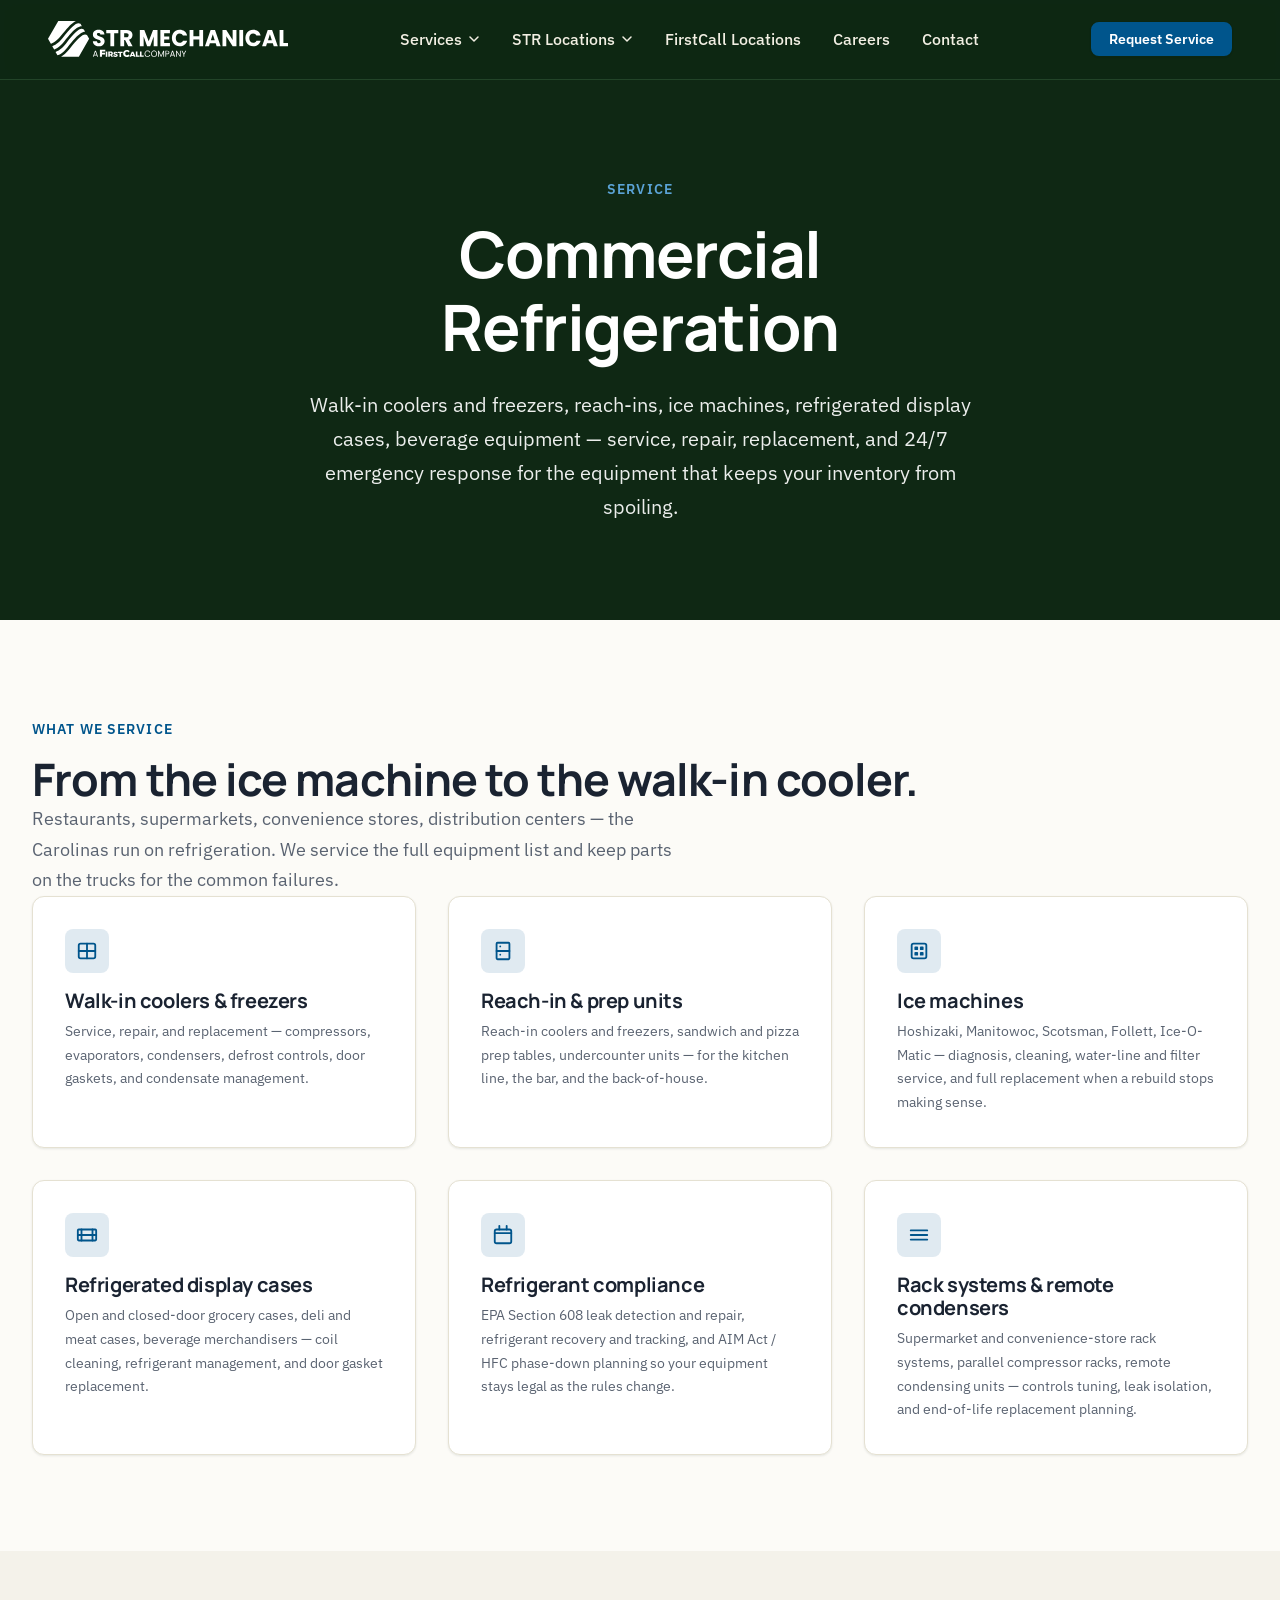
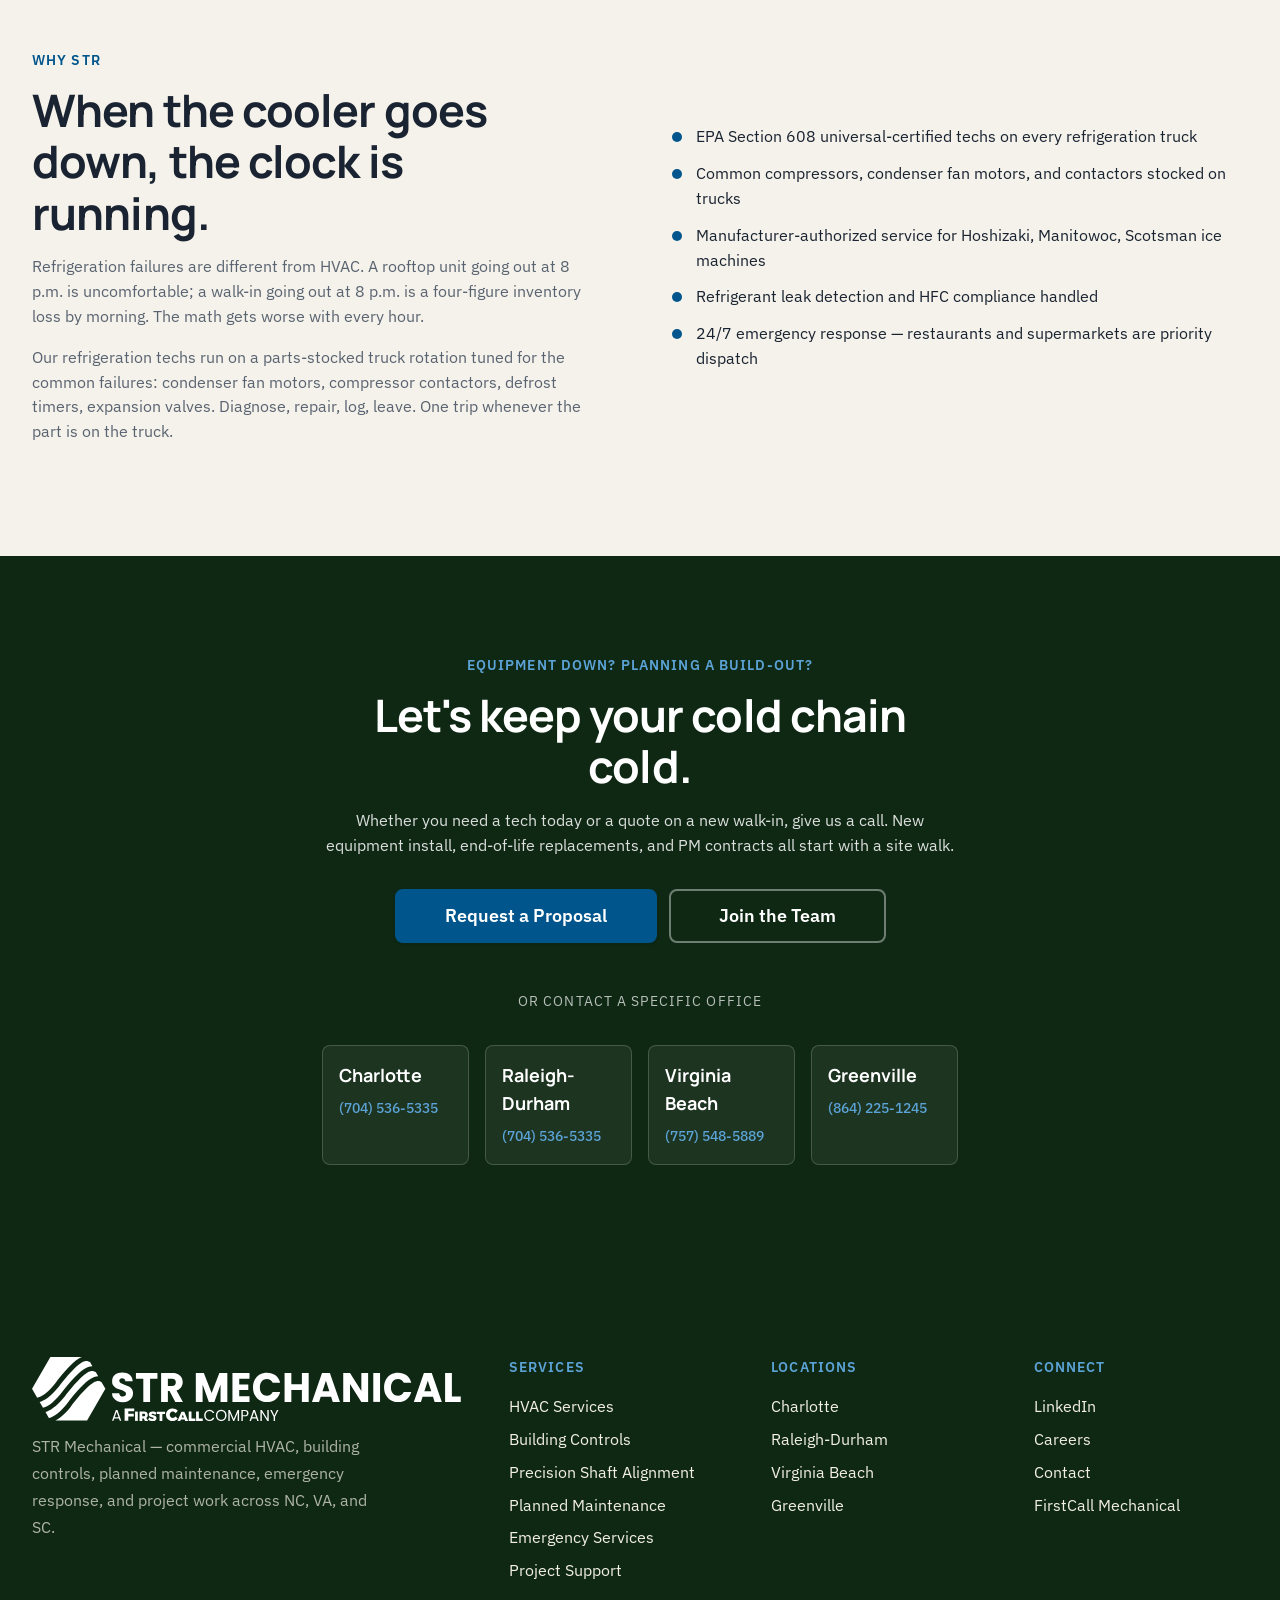
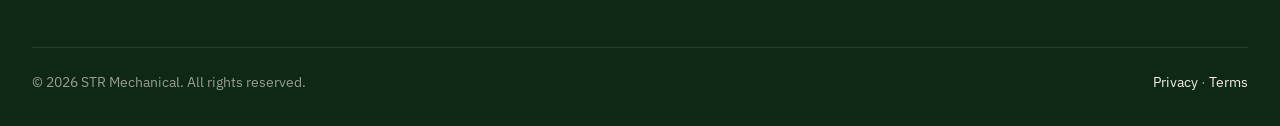
<file: services/commercial-refrigeration.html>
<!DOCTYPE html>
<!--
  ============================================================
  STR Service Page Template
  ============================================================

  Used to hydrate each per-service page under services/<slug>.html
  from services/<slug>/config.json. Mirrors the FirstCall Columbus
  service-page pattern: page-hero, feature-grid, info-grid (why),
  cta-band.

  Handlebars subset (same as branch.html):
    , , 

  Build directives (see scripts/build-branches.js for handlers):
    INLINE_CSS         tokens + base + components + service
    INLINE_LOGO_WHITE  shared/img/logos/str-hero.svg
    INLINE_BRANCH_JS   shared/js/site.js
  ============================================================
-->
<html lang="en">
<head>
  <meta charset="UTF-8" />
  <meta name="viewport" content="width=device-width, initial-scale=1.0" />
  <title>Commercial Refrigeration — STR Mechanical</title>
  <meta name="description" content="Commercial refrigeration service from STR Mechanical — walk-ins, reach-ins, ice machines, display cases across NC, VA, and SC. EPA-certified techs, 24/7 emergency response." />
  <link rel="canonical" href="https://strmechanical.com/services/commercial-refrigeration" />
  <meta name="theme-color" content="#1A4120" />

  <!-- Favicons (generate .ico + PNG sizes from /favicon.svg via realfavicongenerator.net) -->
  <link rel="icon" type="image/svg+xml" href="/favicon.svg" />
  <link rel="icon" type="image/x-icon" href="/favicon.ico" />
  <link rel="apple-touch-icon" sizes="180x180" href="/apple-touch-icon.png" />
  <link rel="manifest" href="/site.webmanifest" />

  <!-- Open Graph -->
  <meta property="og:type" content="website" />
  <meta property="og:site_name" content="STR Mechanical" />
  <meta property="og:locale" content="en_US" />
  <meta property="og:title" content="Commercial Refrigeration — STR Mechanical" />
  <meta property="og:description" content="Commercial refrigeration service from STR Mechanical — walk-ins, reach-ins, ice machines, display cases across NC, VA, and SC. EPA-certified techs, 24/7 emergency response." />
  <meta property="og:url" content="https://strmechanical.com/services/commercial-refrigeration" />
  <meta property="og:image" content="https://strmechanical.com/og-image.jpg" />
  <meta property="og:image:width" content="1200" />
  <meta property="og:image:height" content="630" />
  <meta property="og:image:alt" content="STR Mechanical — Commercial Refrigeration" />

  <!-- Twitter / X card -->
  <meta name="twitter:card" content="summary_large_image" />
  <meta name="twitter:title" content="Commercial Refrigeration — STR Mechanical" />
  <meta name="twitter:description" content="Commercial refrigeration service from STR Mechanical — walk-ins, reach-ins, ice machines, display cases across NC, VA, and SC. EPA-certified techs, 24/7 emergency response." />
  <meta name="twitter:image" content="https://strmechanical.com/og-image.jpg" />

  <!-- Service JSON-LD — helps Google understand this is a service offering -->
  <script type="application/ld+json">
  {
    "@context": "https://schema.org",
    "@type": "Service",
    "name": "Commercial Refrigeration",
    "description": "Commercial refrigeration service from STR Mechanical — walk-ins, reach-ins, ice machines, display cases across NC, VA, and SC. EPA-certified techs, 24/7 emergency response.",
    "url": "https://strmechanical.com/services/commercial-refrigeration",
    "provider": {
      "@type": "Organization",
      "name": "STR Mechanical",
      "url": "https://strmechanical.com"
    },
    "areaServed": [
      { "@type": "AdministrativeArea", "name": "North Carolina" },
      { "@type": "AdministrativeArea", "name": "South Carolina" },
      { "@type": "AdministrativeArea", "name": "Virginia" }
    ]
  }
  </script>

  <link rel="preconnect" href="https://fonts.googleapis.com" />
  <link rel="preconnect" href="https://fonts.gstatic.com" crossorigin />
  <link href="https://fonts.googleapis.com/css2?family=Manrope:wght@400;500;600;700;800&family=IBM+Plex+Sans:wght@300;400;500;600;700&display=swap" rel="stylesheet" />

  <style>
    /* ===== tokens.css ===== */
/* ============================================================
   STR Design Tokens — mirrors the Columbus, OH reference palette
   (Website Redesign/columbus.html inline TOKENS block).

   Cream/light theme with dark-green header + footer brackets and
   a deep-blue accent. Dark-text-on-cream content surface.
   ============================================================ */

:root {
  /* --------------------------------------------------------
     COLOR — Brand greens (FirstCall family)
     -------------------------------------------------------- */
  --color-primary:        #1A4120;
  --color-primary-dark:   #0F2814;
  --color-primary-mid:    #2D5F36;
  --color-primary-soft:   #4A7D52;

  /* Accent — deep brand blue */
  --color-accent:         #00558C;
  --color-accent-dark:    #003D66;
  --color-accent-light:   #5BA3D6;

  /* --------------------------------------------------------
     COLOR — Surfaces (cream-led, dark-bracket)
     -------------------------------------------------------- */
  --color-bg:             #FCFBF7;  /* page background — warm cream */
  --color-bg-soft:        #F4F2EA;  /* alt section bands */
  --color-bg-section:     #EDE9DC;  /* tinted bands */
  --color-bg-dark:        #0F2814;  /* deepest — footer, deep CTAs */
  --color-bg-card:        #FFFFFF;  /* lifted cards on cream */

  --color-text:           #1A2331;  /* near-black primary text */
  --color-text-muted:     #5A6371;  /* secondary copy */
  --color-text-light:     #8A93A1;  /* tertiary, meta */
  --color-text-on-dark:   #F2EFE3;  /* warm cream on dark surfaces */
  --color-text-on-primary:#FFFFFF;

  --color-border:         #E5E1D2;
  --color-border-strong:  #C9C7B7;
  --color-border-dark:    #0F2814;

  /* --------------------------------------------------------
     INDUSTRIES-GRID TIER TOKENS
     Used by the "Industries We Serve" hex grid + legend.
     -------------------------------------------------------- */
  --fc-tier-1:        #0B2E4F;   /* Specialty Focus — darkest navy */
  --fc-tier-2:        #1E5A8A;   /* Deep Expertise — mid navy */
  --fc-tier-3:        #A8C5DC;   /* Trusted Partner — light blue */
  --fc-text-light:    #FFFFFF;
  --fc-text-dark:     #0B2E4F;

  /* --------------------------------------------------------
     COLOR — Semantic
     -------------------------------------------------------- */
  --color-success:        #5BA3D6;
  --color-warning:        #B8861A;
  --color-danger:         #C0392B;
  --color-info:           #5BA3D6;

  /* --------------------------------------------------------
     TYPOGRAPHY
     Manrope (display/headings) + IBM Plex Sans (body)
     -------------------------------------------------------- */
  --font-display: "Manrope", system-ui, -apple-system, "Segoe UI", sans-serif;
  --font-body:    "IBM Plex Sans", system-ui, -apple-system, "Segoe UI", sans-serif;
  --font-mono:    "IBM Plex Mono", ui-monospace, "SF Mono", Menlo, monospace;

  --text-xs:    0.75rem;
  --text-sm:    0.875rem;
  --text-base:  1rem;
  --text-lg:    1.125rem;
  --text-xl:    1.25rem;
  --text-2xl:   1.5rem;
  --text-3xl:   1.875rem;
  --text-4xl:   2.25rem;
  --text-5xl:   3rem;
  --text-6xl:   3.75rem;
  --text-7xl:   4.5rem;

  --weight-regular:  400;
  --weight-medium:   500;
  --weight-semibold: 600;
  --weight-bold:     700;
  --weight-extrabold:800;

  --leading-tight:   1.15;
  --leading-snug:    1.3;
  --leading-normal:  1.55;
  --leading-relaxed: 1.7;

  --tracking-tight:  -0.02em;
  --tracking-normal: 0;
  --tracking-wide:   0.02em;
  --tracking-caps:   0.08em;

  /* --------------------------------------------------------
     SPACING — 4px base
     -------------------------------------------------------- */
  --space-1:   0.25rem;
  --space-2:   0.5rem;
  --space-3:   0.75rem;
  --space-4:   1rem;
  --space-5:   1.5rem;
  --space-6:   2rem;
  --space-7:   3rem;
  --space-8:   4rem;
  --space-9:   6rem;
  --space-10:  8rem;
  --space-11: 10rem;

  /* --------------------------------------------------------
     LAYOUT
     -------------------------------------------------------- */
  --container-sm:  640px;
  --container-md:  768px;
  --container-lg: 1024px;
  --container-xl: 1280px;
  --container-2xl: 1600px;
  --container-content: 1440px;

  --header-height: 80px;
  --header-height-mobile: 64px;
  --pad-x: clamp(1.25rem, 4vw, 3rem);

  /* --------------------------------------------------------
     RADII
     -------------------------------------------------------- */
  --radius-none: 0;
  --radius-sm:   4px;
  --radius-md:   8px;
  --radius-lg:   12px;
  --radius-xl:   16px;
  --radius-2xl:  24px;
  --radius-pill: 999px;

  /* --------------------------------------------------------
     SHADOWS
     -------------------------------------------------------- */
  --shadow-xs: 0 1px 2px rgba(15, 42, 31, 0.04);
  --shadow-sm: 0 1px 3px rgba(15, 42, 31, 0.06), 0 1px 2px rgba(15, 42, 31, 0.04);
  --shadow-md: 0 4px 12px rgba(15, 42, 31, 0.08), 0 2px 4px rgba(15, 42, 31, 0.04);
  --shadow-lg: 0 12px 32px rgba(15, 42, 31, 0.10), 0 4px 8px rgba(15, 42, 31, 0.04);
  --shadow-xl: 0 24px 48px rgba(15, 42, 31, 0.14), 0 8px 16px rgba(15, 42, 31, 0.06);

  /* --------------------------------------------------------
     MOTION
     -------------------------------------------------------- */
  --ease-out:     cubic-bezier(0.16, 1, 0.3, 1);
  --ease-in-out:  cubic-bezier(0.4, 0, 0.2, 1);
  --duration-fast:   150ms;
  --duration-base:   200ms;
  --duration-slow:   320ms;

  /* --------------------------------------------------------
     Z-INDEX
     -------------------------------------------------------- */
  --z-base:     1;
  --z-dropdown: 100;
  --z-sticky:   200;
  --z-header:   300;
  --z-overlay:  400;
  --z-modal:    500;
  --z-toast:    600;
}

/* Focus ring — applied via :focus-visible across the system. */
:root {
  --focus-ring: 0 0 0 3px rgba(0, 85, 140, 0.35);
}


/* ===== base.css ===== */
/* ============================================================
   FirstCall Base — resets, typography defaults, utilities
   Depends on tokens.css being loaded first.
   ============================================================ */

/* ---------- Modern reset ---------- */
*, *::before, *::after { box-sizing: border-box; }

* { margin: 0; }

html {
  -webkit-text-size-adjust: 100%;
  text-size-adjust: 100%;
  scroll-behavior: smooth;
}

body {
  min-height: 100vh;
  font-family: var(--font-body);
  font-size: var(--text-base);
  line-height: var(--leading-normal);
  color: var(--color-text);
  background: var(--color-bg);
  -webkit-font-smoothing: antialiased;
  -moz-osx-font-smoothing: grayscale;
  text-rendering: optimizeLegibility;
}

img, svg, video, canvas, picture {
  display: block;
  max-width: 100%;
  height: auto;
}

button, input, select, textarea {
  font: inherit;
  color: inherit;
}

button {
  background: none;
  border: none;
  cursor: pointer;
}

a {
  color: var(--color-primary-mid);
  text-decoration: none;
  transition: color var(--duration-base) var(--ease-out);
}

a:hover {
  color: var(--color-primary);
}

a:focus-visible,
button:focus-visible,
input:focus-visible,
select:focus-visible,
textarea:focus-visible,
[tabindex]:focus-visible {
  outline: none;
  box-shadow: var(--focus-ring);
  border-radius: var(--radius-sm);
}

ul, ol { padding-left: 1.25em; }
ul[role="list"], ol[role="list"] { list-style: none; padding: 0; }

/* ---------- Typography ---------- */

h1, h2, h3, h4, h5, h6 {
  font-family: var(--font-display);
  font-weight: var(--weight-bold);
  line-height: var(--leading-tight);
  letter-spacing: var(--tracking-tight);
  color: var(--color-text);
}

h1, .h1 {
  font-size: clamp(2.25rem, 4.5vw, var(--text-6xl));
  font-weight: var(--weight-bold);
}

h2, .h2 {
  font-size: clamp(1.875rem, 3.5vw, var(--text-5xl));
}

h3, .h3 {
  font-size: clamp(1.5rem, 2.5vw, var(--text-4xl));
}

h4, .h4 {
  font-size: var(--text-2xl);
  letter-spacing: var(--tracking-normal);
}

h5, .h5 {
  font-size: var(--text-xl);
  font-weight: var(--weight-semibold);
  letter-spacing: var(--tracking-normal);
}

h6, .h6 {
  font-size: var(--text-base);
  font-weight: var(--weight-semibold);
  text-transform: uppercase;
  letter-spacing: var(--tracking-caps);
  color: var(--color-text-muted);
}

p {
  line-height: var(--leading-normal);
  color: var(--color-text);
}

.lead {
  font-size: var(--text-lg);
  line-height: var(--leading-relaxed);
  color: var(--color-text-muted);
  max-width: 60ch;
}

.eyebrow {
  display: inline-block;
  font-family: var(--font-body);
  font-size: var(--text-sm);
  font-weight: var(--weight-semibold);
  text-transform: uppercase;
  letter-spacing: var(--tracking-caps);
  color: var(--color-accent);
  margin-bottom: var(--space-3);
}

small, .text-small { font-size: var(--text-sm); }
.text-xs { font-size: var(--text-xs); }
.text-muted { color: var(--color-text-muted); }
.text-light { color: var(--color-text-light); }

/* ---------- Layout utilities ---------- */

.container {
  width: 100%;
  max-width: var(--container-content);
  margin-inline: auto;
  padding-inline: var(--space-5);
}

.container-narrow {
  max-width: 800px;
  margin-inline: auto;
  padding-inline: var(--space-5);
}

.container-wide {
  width: 100%;
  max-width: var(--container-2xl);
  margin-inline: auto;
  padding-inline: var(--space-5);
}

@media (min-width: 768px) {
  .container, .container-narrow, .container-wide {
    padding-inline: var(--space-6);
  }
}

/* Section spacing */
.section {
  padding-block: var(--space-9);
}

.section-tight {
  padding-block: var(--space-7);
}

.section-loose {
  padding-block: var(--space-10);
}

@media (max-width: 767px) {
  .section { padding-block: var(--space-7); }
  .section-loose { padding-block: var(--space-8); }
}

.section--soft { background: var(--color-bg-soft); }
.section--tinted { background: var(--color-bg-section); }
.section--primary { background: var(--color-primary); color: var(--color-text-on-primary); }
.section--dark { background: var(--color-bg-dark); color: var(--color-text-on-dark); }

.section--primary h1, .section--primary h2, .section--primary h3,
.section--primary h4, .section--primary h5, .section--primary h6,
.section--dark h1, .section--dark h2, .section--dark h3,
.section--dark h4, .section--dark h5, .section--dark h6 {
  color: inherit;
}

.section--primary .eyebrow,
.section--dark .eyebrow {
  color: var(--color-accent-light);
}

/* Flex / grid helpers */
.stack > * + * { margin-top: var(--space-4); }
.stack-sm > * + * { margin-top: var(--space-2); }
.stack-lg > * + * { margin-top: var(--space-6); }
.stack-xl > * + * { margin-top: var(--space-7); }

.row {
  display: flex;
  flex-wrap: wrap;
  gap: var(--space-5);
}

.row--between { justify-content: space-between; }
.row--center  { align-items: center; }

.grid {
  display: grid;
  gap: var(--space-6);
}

.grid-2 { grid-template-columns: repeat(2, 1fr); }
.grid-3 { grid-template-columns: repeat(3, 1fr); }
.grid-4 { grid-template-columns: repeat(4, 1fr); }
.grid-6 { grid-template-columns: repeat(6, 1fr); }

@media (max-width: 1023px) {
  .grid-3, .grid-4 { grid-template-columns: repeat(2, 1fr); }
  .grid-6 { grid-template-columns: repeat(3, 1fr); }
}
@media (max-width: 639px) {
  .grid-2, .grid-3, .grid-4, .grid-6 { grid-template-columns: 1fr; }
}

/* Text alignment */
.text-center { text-align: center; }
.text-left   { text-align: left; }
.text-right  { text-align: right; }

/* Display */
.hidden { display: none !important; }

@media (max-width: 767px) {
  .hide-mobile { display: none !important; }
}
@media (min-width: 768px) {
  .show-mobile { display: none !important; }
}

/* Skip-to-content for accessibility */
.skip-link {
  position: absolute;
  top: -100px;
  left: var(--space-4);
  padding: var(--space-3) var(--space-5);
  background: var(--color-primary);
  color: var(--color-text-on-primary);
  border-radius: var(--radius-md);
  font-weight: var(--weight-semibold);
  z-index: var(--z-toast);
  transition: top var(--duration-base) var(--ease-out);
}

.skip-link:focus {
  top: var(--space-4);
}

/* Selection */
::selection {
  background: var(--color-accent);
  color: #fff;
}

/* Reduced motion */
@media (prefers-reduced-motion: reduce) {
  *, *::before, *::after {
    animation-duration: 0.01ms !important;
    animation-iteration-count: 1 !important;
    transition-duration: 0.01ms !important;
    scroll-behavior: auto !important;
  }
}


/* ===== components.css ===== */
/* ============================================================
   FirstCall Components — buttons, cards, forms, nav, footer,
   badges, callouts, photo strip, capabilities grid.
   Depends on tokens.css and base.css.
   ============================================================ */

/* ============================================================
   BUTTONS
   ============================================================ */

.btn {
  display: inline-flex;
  align-items: center;
  justify-content: center;
  gap: var(--space-2);
  padding: var(--space-3) var(--space-6);
  font-family: var(--font-body);
  font-size: var(--text-base);
  font-weight: var(--weight-semibold);
  letter-spacing: var(--tracking-normal);
  line-height: 1;
  border: 2px solid transparent;
  border-radius: var(--radius-md);
  cursor: pointer;
  text-decoration: none;
  transition:
    background-color var(--duration-base) var(--ease-out),
    border-color var(--duration-base) var(--ease-out),
    color var(--duration-base) var(--ease-out),
    transform var(--duration-fast) var(--ease-out),
    box-shadow var(--duration-base) var(--ease-out);
  white-space: nowrap;
}

.btn:active { transform: translateY(1px); }

.btn--primary {
  background: var(--color-accent);
  color: #fff;
  border-color: var(--color-accent);
  box-shadow: var(--shadow-sm);
}
.btn--primary:hover {
  background: var(--color-accent-dark);
  border-color: var(--color-accent-dark);
  color: #fff;
  box-shadow: var(--shadow-md);
}

.btn--secondary {
  background: var(--color-primary);
  color: #fff;
  border-color: var(--color-primary);
}
.btn--secondary:hover {
  background: var(--color-primary-dark);
  border-color: var(--color-primary-dark);
  color: #fff;
}

.btn--outline {
  background: transparent;
  color: var(--color-primary);
  border-color: var(--color-primary);
}
.btn--outline:hover {
  background: var(--color-primary);
  color: #fff;
}

.btn--ghost {
  background: transparent;
  color: var(--color-primary);
  border-color: transparent;
}
.btn--ghost:hover {
  background: var(--color-bg-section);
  color: var(--color-primary-dark);
}

.btn--on-dark {
  background: #fff;
  color: var(--color-primary);
  border-color: #fff;
}
.btn--on-dark:hover {
  background: var(--color-bg-section);
  color: var(--color-primary-dark);
}

.btn--outline-on-dark {
  background: transparent;
  color: #fff;
  border-color: rgba(255,255,255,0.4);
}
.btn--outline-on-dark:hover {
  background: rgba(255,255,255,0.1);
  border-color: #fff;
  color: #fff;
}

/* Size variants */
.btn--sm { padding: var(--space-2) var(--space-4); font-size: var(--text-sm); }
.btn--lg { padding: var(--space-4) var(--space-7); font-size: var(--text-lg); }
.btn--full { width: 100%; }

/* Inline-link arrow button (used a lot on ServiceLogic-style sites) */
.link-arrow {
  display: inline-flex;
  align-items: center;
  gap: var(--space-2);
  font-weight: var(--weight-semibold);
  color: var(--color-primary);
  text-decoration: none;
  transition: gap var(--duration-base) var(--ease-out), color var(--duration-base) var(--ease-out);
}

.link-arrow::after {
  content: "→";
  transition: transform var(--duration-base) var(--ease-out);
  font-weight: var(--weight-regular);
}

.link-arrow:hover {
  color: var(--color-accent);
  gap: var(--space-3);
}

.link-arrow:hover::after { transform: translateX(2px); }

.link-arrow--on-dark { color: var(--color-accent-light); }
.link-arrow--on-dark:hover { color: #fff; }

/* ============================================================
   CARDS
   ============================================================ */

.card {
  background: var(--color-bg);
  border: 1px solid var(--color-border);
  border-radius: var(--radius-lg);
  padding: var(--space-6);
  transition:
    border-color var(--duration-base) var(--ease-out),
    box-shadow var(--duration-base) var(--ease-out),
    transform var(--duration-base) var(--ease-out);
}

.card--hover:hover {
  border-color: var(--color-border-strong);
  box-shadow: var(--shadow-lg);
  transform: translateY(-2px);
}

.card--feature {
  display: flex;
  flex-direction: column;
  gap: var(--space-4);
}

.card--feature .card__icon {
  width: 56px;
  height: 56px;
  display: inline-flex;
  align-items: center;
  justify-content: center;
  background: var(--color-bg-section);
  color: var(--color-primary);
  border-radius: var(--radius-md);
}

.card--feature .card__icon svg { width: 28px; height: 28px; }

.card__title {
  font-family: var(--font-display);
  font-size: var(--text-xl);
  font-weight: var(--weight-bold);
  letter-spacing: var(--tracking-tight);
  color: var(--color-text);
}

.card__body {
  color: var(--color-text-muted);
  line-height: var(--leading-relaxed);
}

/* Branch quick-card (used on parent homepage) */
.branch-card {
  background: var(--color-bg);
  border: 1px solid var(--color-border);
  border-radius: var(--radius-lg);
  padding: var(--space-6);
  display: flex;
  flex-direction: column;
  gap: var(--space-3);
  transition:
    border-color var(--duration-base) var(--ease-out),
    box-shadow var(--duration-base) var(--ease-out),
    transform var(--duration-base) var(--ease-out);
}

.branch-card:hover {
  border-color: var(--color-primary-mid);
  box-shadow: var(--shadow-lg);
  transform: translateY(-2px);
}

.branch-card__location {
  font-family: var(--font-body);
  font-size: var(--text-sm);
  font-weight: var(--weight-semibold);
  text-transform: uppercase;
  letter-spacing: var(--tracking-caps);
  color: var(--color-accent);
}

.branch-card__name {
  font-family: var(--font-display);
  font-size: var(--text-2xl);
  font-weight: var(--weight-bold);
  letter-spacing: var(--tracking-tight);
}

.branch-card__phone {
  font-size: var(--text-lg);
  font-weight: var(--weight-medium);
  color: var(--color-text);
}

.branch-card__phone a { color: inherit; }
.branch-card__phone a:hover { color: var(--color-primary); }

/* ============================================================
   FORMS
   ============================================================ */

.form-field {
  display: flex;
  flex-direction: column;
  gap: var(--space-2);
  margin-bottom: var(--space-4);
}

.form-label {
  font-family: var(--font-body);
  font-size: var(--text-sm);
  font-weight: var(--weight-semibold);
  color: var(--color-text);
}

.form-label .required {
  color: var(--color-accent);
  margin-left: 2px;
}

.form-input,
.form-textarea,
.form-select {
  width: 100%;
  padding: var(--space-3) var(--space-4);
  font-family: var(--font-body);
  font-size: var(--text-base);
  color: var(--color-text);
  background: var(--color-bg);
  border: 1.5px solid var(--color-border);
  border-radius: var(--radius-md);
  transition: border-color var(--duration-base) var(--ease-out), background var(--duration-base) var(--ease-out);
}

.form-input:hover,
.form-textarea:hover,
.form-select:hover {
  border-color: var(--color-border-strong);
}

.form-input:focus,
.form-textarea:focus,
.form-select:focus {
  outline: none;
  border-color: var(--color-primary-mid);
  box-shadow: 0 0 0 3px rgba(0, 85, 140, 0.15);
}

.form-textarea {
  min-height: 140px;
  resize: vertical;
  line-height: var(--leading-normal);
}

.form-select {
  appearance: none;
  background-image: url("data:image/svg+xml;utf8,<svg xmlns='http://www.w3.org/2000/svg' viewBox='0 0 20 20' fill='%231A2421'><path d='M5 8l5 5 5-5z'/></svg>");
  background-repeat: no-repeat;
  background-position: right var(--space-4) center;
  background-size: 16px;
  padding-right: var(--space-7);
}

.form-help {
  font-size: var(--text-xs);
  color: var(--color-text-light);
}

.form-error {
  font-size: var(--text-xs);
  color: var(--color-danger);
  font-weight: var(--weight-medium);
}

.form-input--error,
.form-textarea--error,
.form-select--error {
  border-color: var(--color-danger);
}

/* Checkbox / radio */
.form-checkbox,
.form-radio {
  display: flex;
  gap: var(--space-3);
  align-items: flex-start;
  cursor: pointer;
  font-size: var(--text-sm);
}

.form-checkbox input,
.form-radio input {
  margin-top: 2px;
  accent-color: var(--color-primary);
  width: 18px;
  height: 18px;
}

/* ============================================================
   HEADER / NAV  (Columbus-style: dark green bar over cream page)
   ============================================================ */

.site-header {
  position: sticky;
  top: 0;
  z-index: var(--z-header);
  background: rgba(15, 40, 20, 0.92);
  backdrop-filter: saturate(180%) blur(10px);
  -webkit-backdrop-filter: saturate(180%) blur(10px);
  border-bottom: 1px solid rgba(74, 125, 82, 0.35);
  height: var(--header-height);
  display: flex;
  align-items: center;
  transition: box-shadow var(--duration-base) var(--ease-out), background var(--duration-base) var(--ease-out);
}

.site-header.is-scrolled {
  box-shadow: 0 1px 0 rgba(0,0,0,0.4), var(--shadow-sm);
  background: rgba(15, 40, 20, 0.97);
}

.site-header__inner {
  width: 100%;
  max-width: var(--container-2xl);
  margin-inline: auto;
  padding-inline: var(--pad-x);
  display: flex;
  align-items: center;
  justify-content: space-between;
  gap: var(--space-6);
}

.site-header__logo {
  display: inline-flex;
  align-items: center;
  gap: var(--space-3);
  text-decoration: none;
}

.site-header__logo svg {
  height: 36px;
  width: auto;
  display: block;
}

.site-header__tagline {
  font-family: var(--font-body);
  font-size: var(--text-xs);
  font-weight: var(--weight-semibold);
  text-transform: uppercase;
  letter-spacing: var(--tracking-caps);
  color: var(--color-accent-light);
  padding-left: var(--space-3);
  border-left: 1px solid rgba(242, 239, 227, 0.3);
}

@media (max-width: 767px) { .site-header__tagline { display: none; } }

.site-nav {
  display: flex;
  align-items: center;
  gap: var(--space-6);
}

.site-nav__link {
  font-family: var(--font-body);
  font-size: var(--text-base);
  font-weight: var(--weight-medium);
  color: var(--color-text-on-dark);
  text-decoration: none;
  padding: var(--space-2) 0;
  position: relative;
  transition: color var(--duration-base) var(--ease-out);
}

.site-nav__link::after {
  content: "";
  position: absolute;
  left: 0;
  bottom: -4px;
  width: 0;
  height: 2px;
  background: var(--color-accent-light);
  transition: width var(--duration-base) var(--ease-out);
}

.site-nav__link:hover { color: var(--color-accent-light); }

.site-nav__link:hover::after,
.site-nav__link[aria-current="page"]::after {
  width: 100%;
}

.site-nav__link[aria-current="page"] {
  color: var(--color-accent-light);
  font-weight: var(--weight-semibold);
}

/* Nav dropdowns (Services + STR Locations) */
.site-nav__dropdown-wrap { position: relative; }
.site-nav__dropdown-toggle {
  background: none;
  border: none;
  cursor: pointer;
  display: inline-flex;
  align-items: center;
  gap: 6px;
}
.site-nav__caret {
  width: 12px;
  height: 12px;
  transition: transform var(--duration-base) var(--ease-out);
}
.site-nav__dropdown-toggle[aria-expanded="true"] .site-nav__caret { transform: rotate(180deg); }
.site-nav__dropdown {
  position: absolute;
  top: calc(100% + 6px);
  left: -8px;
  min-width: 240px;
  background: rgba(15, 40, 20, 0.97);
  backdrop-filter: saturate(180%) blur(10px);
  -webkit-backdrop-filter: saturate(180%) blur(10px);
  border: 1px solid rgba(74, 125, 82, 0.35);
  border-radius: var(--radius-md);
  padding: var(--space-2);
  box-shadow: var(--shadow-lg);
  opacity: 0;
  pointer-events: none;
  transform: translateY(-4px);
  transition: opacity var(--duration-base) var(--ease-out), transform var(--duration-base) var(--ease-out);
  z-index: 1;
}
.site-nav__dropdown.is-open {
  opacity: 1;
  pointer-events: auto;
  transform: translateY(0);
}
.site-nav__dropdown-link {
  display: block;
  padding: var(--space-3) var(--space-3);
  color: var(--color-text-on-dark);
  border-radius: var(--radius-sm);
  font-size: var(--text-base);
  font-weight: var(--weight-medium);
  text-decoration: none;
  transition: background var(--duration-base) var(--ease-out), color var(--duration-base) var(--ease-out);
}
.site-nav__dropdown-link:hover,
.site-nav__dropdown-link:focus-visible {
  background: rgba(91, 163, 214, 0.15);
  color: var(--color-accent-light);
}
.site-nav__dropdown-link[aria-current="page"] {
  color: var(--color-accent-light);
  background: rgba(91, 163, 214, 0.1);
}

.site-header__cta {
  display: flex;
  align-items: center;
  gap: var(--space-3);
}

/* Mobile menu toggle */
.menu-toggle {
  display: none;
  width: 44px;
  height: 44px;
  align-items: center;
  justify-content: center;
  border-radius: var(--radius-md);
}

.menu-toggle:hover { background: rgba(242, 239, 227, 0.1); }

.menu-toggle__bars,
.menu-toggle__bars::before,
.menu-toggle__bars::after {
  display: block;
  width: 22px;
  height: 2px;
  background: var(--color-text-on-dark);
  position: relative;
  transition: transform var(--duration-base) var(--ease-out), top var(--duration-base) var(--ease-out);
}

.menu-toggle__bars::before,
.menu-toggle__bars::after {
  content: "";
  position: absolute;
  left: 0;
}

.menu-toggle__bars::before { top: -7px; }
.menu-toggle__bars::after  { top: 7px; }

@media (max-width: 1023px) {
  .menu-toggle { display: inline-flex; }
  .site-nav {
    position: fixed;
    top: var(--header-height);
    left: 0;
    right: 0;
    background: var(--color-primary-dark);
    flex-direction: column;
    align-items: stretch;
    padding: var(--space-5);
    border-bottom: 1px solid var(--color-border);
    box-shadow: var(--shadow-lg);
    transform: translateY(-120%);
    transition: transform var(--duration-slow) var(--ease-out);
    gap: 0;
  }
  .site-nav.is-open { transform: translateY(0); }
  .site-nav__link {
    padding-block: var(--space-4);
    border-bottom: 1px solid rgba(74, 125, 82, 0.4);
    font-size: var(--text-lg);
  }
  .site-nav__link:last-child { border-bottom: none; }
  .site-nav__link::after { display: none; }
  .site-header__cta .btn { display: none; }
  .hide-mobile { display: none !important; }

  /* Mobile dropdowns: full-width toggle + collapsible inline menu */
  .site-nav__dropdown-wrap { width: 100%; }
  .site-nav__dropdown-toggle {
    width: 100%;
    justify-content: space-between;
    padding-block: var(--space-4);
    border-bottom: 1px solid rgba(74, 125, 82, 0.4);
    font-size: var(--text-lg);
    color: var(--color-text-on-dark);
  }
  .site-nav__dropdown {
    position: static;
    opacity: 1;
    pointer-events: auto;
    transform: none;
    background: transparent;
    backdrop-filter: none;
    -webkit-backdrop-filter: none;
    border: none;
    border-radius: 0;
    box-shadow: none;
    padding: 0;
    min-width: 0;
    max-height: 0;
    overflow: hidden;
    transition: max-height var(--duration-slow) var(--ease-out);
  }
  .site-nav__dropdown.is-open { max-height: 400px; }
  .site-nav__dropdown-link {
    padding-block: var(--space-3);
    padding-left: var(--space-5);
    border-bottom: 1px solid rgba(74, 125, 82, 0.25);
    font-size: var(--text-base);
  }
}

/* ============================================================
   FOOTER
   ============================================================ */

.site-footer {
  background: var(--color-bg-dark);
  color: var(--color-text-on-dark);
  padding-block: var(--space-9) var(--space-6);
}

.site-footer a { color: var(--color-text-on-dark); text-decoration: none; }
.site-footer a:hover { color: var(--color-accent-light); }

.site-footer__grid {
  display: grid;
  grid-template-columns: 2fr 1fr 1fr 1fr;
  gap: var(--space-7);
  margin-bottom: var(--space-8);
}

@media (max-width: 1023px) {
  .site-footer__grid { grid-template-columns: 1fr 1fr; }
}
@media (max-width: 639px) {
  .site-footer__grid { grid-template-columns: 1fr; }
}

.site-footer__heading {
  font-family: var(--font-body);
  font-size: var(--text-sm);
  font-weight: var(--weight-semibold);
  text-transform: uppercase;
  letter-spacing: var(--tracking-caps);
  color: var(--color-accent-light);
  margin-bottom: var(--space-4);
}

.site-footer__list { list-style: none; padding: 0; display: flex; flex-direction: column; gap: var(--space-2); }
.site-footer__list a { font-size: var(--text-base); }

.site-footer__brand p {
  color: rgba(242, 239, 227, 0.7);
  max-width: 36ch;
  margin-top: var(--space-3);
  line-height: var(--leading-relaxed);
}

.site-footer__bottom {
  padding-top: var(--space-5);
  border-top: 1px solid rgba(255,255,255,0.1);
  display: flex;
  justify-content: space-between;
  flex-wrap: wrap;
  gap: var(--space-4);
  font-size: var(--text-sm);
  color: rgba(242, 239, 227, 0.6);
}

/* ============================================================
   BADGES / TAGS / CALLOUTS
   ============================================================ */

.badge {
  display: inline-flex;
  align-items: center;
  gap: var(--space-2);
  padding: var(--space-1) var(--space-3);
  font-size: var(--text-xs);
  font-weight: var(--weight-semibold);
  text-transform: uppercase;
  letter-spacing: var(--tracking-caps);
  border-radius: var(--radius-pill);
  background: var(--color-bg-section);
  color: var(--color-primary);
}

.badge--accent { background: var(--color-accent); color: #fff; }
.badge--primary { background: var(--color-primary); color: #fff; }
.badge--outline { background: transparent; border: 1.5px solid var(--color-border-strong); color: var(--color-text-muted); }

.callout {
  background: var(--color-bg-section);
  border-left: 4px solid var(--color-accent);
  padding: var(--space-5) var(--space-6);
  border-radius: var(--radius-md);
}

/* ============================================================
   PHOTO STRIP (horizontal scrolling row used on branch sites)
   ============================================================ */

.photo-strip {
  display: grid;
  grid-auto-flow: column;
  grid-auto-columns: minmax(280px, 1fr);
  gap: var(--space-4);
  overflow-x: auto;
  padding-bottom: var(--space-3);
  scroll-snap-type: x mandatory;
  scrollbar-width: thin;
}

.photo-strip__item {
  scroll-snap-align: start;
  aspect-ratio: 4 / 3;
  border-radius: var(--radius-lg);
  overflow: hidden;
  background: var(--color-bg-section);
}

.photo-strip__item img {
  width: 100%;
  height: 100%;
  object-fit: cover;
}

@media (min-width: 1024px) {
  .photo-strip {
    grid-auto-columns: minmax(0, 1fr);
    grid-auto-flow: row;
    grid-template-columns: repeat(4, 1fr);
    overflow: visible;
  }
}

/* ============================================================
   CAPABILITIES GRID (homepage + branch)
   ============================================================ */

.capabilities {
  display: grid;
  grid-template-columns: repeat(3, 1fr);
  gap: var(--space-5);
}

@media (max-width: 1023px) { .capabilities { grid-template-columns: repeat(2, 1fr); } }
@media (max-width: 639px)  { .capabilities { grid-template-columns: 1fr; } }

.capability {
  background: var(--color-bg);
  border: 1px solid var(--color-border);
  border-radius: var(--radius-lg);
  padding: var(--space-6);
  display: flex;
  flex-direction: column;
  gap: var(--space-3);
  transition:
    border-color var(--duration-base) var(--ease-out),
    box-shadow var(--duration-base) var(--ease-out),
    transform var(--duration-base) var(--ease-out);
}

.capability:hover {
  border-color: var(--color-primary-mid);
  box-shadow: var(--shadow-lg);
  transform: translateY(-2px);
}

.capability__icon {
  width: 56px;
  height: 56px;
  display: inline-flex;
  align-items: center;
  justify-content: center;
  background: var(--color-primary);
  color: #fff;
  border-radius: var(--radius-md);
}

.capability__icon svg { width: 28px; height: 28px; }

.capability__title {
  font-family: var(--font-display);
  font-size: var(--text-xl);
  font-weight: var(--weight-bold);
  letter-spacing: var(--tracking-tight);
}

.capability__body {
  color: var(--color-text-muted);
  line-height: var(--leading-relaxed);
  font-size: var(--text-base);
}

/* ============================================================
   HERO (parent + branch share this structural pattern)
   ============================================================ */

.hero {
  position: relative;
  padding-block: var(--space-10) var(--space-9);
  overflow: hidden;
}

.hero--with-photo {
  display: grid;
  grid-template-columns: 1fr 1fr;
  gap: var(--space-8);
  align-items: center;
}

@media (max-width: 1023px) {
  .hero--with-photo { grid-template-columns: 1fr; gap: var(--space-6); }
}

.hero__eyebrow {
  display: inline-block;
  font-size: var(--text-sm);
  font-weight: var(--weight-semibold);
  text-transform: uppercase;
  letter-spacing: var(--tracking-caps);
  color: var(--color-accent);
  margin-bottom: var(--space-4);
}

.hero__title {
  font-family: var(--font-display);
  font-size: clamp(2.5rem, 5vw, var(--text-7xl));
  font-weight: var(--weight-extrabold);
  line-height: var(--leading-tight);
  letter-spacing: var(--tracking-tight);
  margin-bottom: var(--space-5);
  max-width: 16ch;
}

.hero__lede {
  font-size: var(--text-xl);
  line-height: var(--leading-relaxed);
  color: var(--color-text-muted);
  max-width: 50ch;
  margin-bottom: var(--space-6);
}

.hero__cta {
  display: flex;
  flex-wrap: wrap;
  gap: var(--space-3);
}

.hero__photo {
  aspect-ratio: 5 / 4;
  border-radius: var(--radius-xl);
  overflow: hidden;
  background: var(--color-bg-section);
  box-shadow: var(--shadow-xl);
}

.hero__photo img {
  width: 100%; height: 100%; object-fit: cover;
}

/* ============================================================
   COLOR SWATCHES (used in styleguide only, but kept here so
   the swatch component is documented within the system)
   ============================================================ */

.swatch {
  display: flex;
  flex-direction: column;
  gap: var(--space-2);
}

.swatch__chip {
  height: 96px;
  border-radius: var(--radius-md);
  border: 1px solid var(--color-border);
}

.swatch__meta {
  font-size: var(--text-xs);
  color: var(--color-text-muted);
}

.swatch__meta strong {
  display: block;
  color: var(--color-text);
  font-size: var(--text-sm);
  font-weight: var(--weight-semibold);
}


/* ===== service.css ===== */
/* ============================================================
   shared/css/service.css

   Page-specific styles for per-service pages (the template at
   shared/templates/service.html). Inlined by
   scripts/build-branches.js when building service pages.

   Extracted from the FirstCall Columbus service-page reference
   (Website Redesign/columbus/planned-maintenance.html etc.) so
   STR's service pages match that visual structure exactly.
   ============================================================ */

/* ===== PAGE HERO (text-only, dark green band) ===== */
.page-hero {
  position: relative;
  padding-bottom: var(--space-9);
  padding-top: calc(var(--header-height) + var(--space-9));
  margin-top: calc(var(--header-height) * -1);
  background: var(--color-primary-dark);
  color: #fff;
  text-align: center;
}
@media (max-width: 767px) {
  .page-hero {
    padding-bottom: var(--space-7);
    padding-top: calc(var(--header-height) + var(--space-6));
  }
}
.page-hero__inner { max-width: 760px; margin-inline: auto; }
.page-hero__eyebrow {
  display: inline-block;
  font-size: var(--text-sm);
  font-weight: var(--weight-semibold);
  text-transform: uppercase;
  letter-spacing: var(--tracking-caps);
  color: var(--color-accent-light);
  margin-bottom: var(--space-4);
}
.page-hero__title {
  font-size: clamp(2.25rem, 5vw, 4rem);
  color: #fff;
  margin-bottom: var(--space-5);
}
.page-hero__lede {
  font-size: var(--text-xl);
  line-height: var(--leading-relaxed);
  color: rgba(255, 255, 255, 0.92);
  max-width: 56ch;
  margin-inline: auto;
}

/* ===== FEATURE CARDS (3-up grid of capability tiles) ===== */
.feature-grid {
  display: grid;
  grid-template-columns: repeat(3, 1fr);
  gap: var(--space-6);
}
@media (max-width: 1023px) { .feature-grid { grid-template-columns: repeat(2, 1fr); } }
@media (max-width: 639px)  { .feature-grid { grid-template-columns: 1fr; } }
.feature {
  background: var(--color-bg-card);
  padding: var(--space-6);
  border-radius: var(--radius-lg);
  border: 1px solid var(--color-border);
  box-shadow: var(--shadow-sm);
  transition: transform var(--duration-base) var(--ease-out),
              box-shadow var(--duration-base) var(--ease-out);
}
.feature:hover {
  transform: translateY(-3px);
  box-shadow: var(--shadow-md);
}
.feature__icon {
  width: 44px;
  height: 44px;
  border-radius: var(--radius-md);
  background: rgba(0, 85, 140, 0.12);
  color: var(--color-accent);
  display: flex;
  align-items: center;
  justify-content: center;
  margin-bottom: var(--space-4);
}
.feature__icon svg { width: 22px; height: 22px; }
.feature h3 {
  font-size: var(--text-xl);
  margin-bottom: var(--space-2);
}
.feature p {
  color: var(--color-text-muted);
  line-height: var(--leading-relaxed);
  font-size: var(--text-sm);
}

/* ===== TWO-COLUMN INFO BLOCK (why-it-matters band) ===== */
.info-grid {
  display: grid;
  grid-template-columns: 1fr 1fr;
  gap: var(--space-8);
  align-items: center;
}
@media (max-width: 1023px) { .info-grid { grid-template-columns: 1fr; gap: var(--space-6); } }
.info-grid h2 {
  margin-bottom: var(--space-4);
  max-width: 18ch;
}
.info-grid p {
  color: var(--color-text-muted);
  margin-bottom: var(--space-4);
  max-width: 56ch;
}
.info-grid ul { list-style: none; padding: 0; }
.info-grid li {
  padding-left: var(--space-5);
  position: relative;
  margin-bottom: var(--space-3);
  color: var(--color-text);
}
.info-grid li::before {
  content: "";
  position: absolute;
  left: 0;
  top: 8px;
  width: 10px;
  height: 10px;
  border-radius: 50%;
  background: var(--color-accent);
}

/* ===== CTA BAND (bottom dark green prompt) ===== */
.cta-band {
  background: var(--color-bg-dark);
  color: var(--color-text-on-dark);
  padding-block: var(--space-9);
  text-align: center;
}
.cta-band__inner { max-width: 700px; margin-inline: auto; }
.cta-band h2 {
  color: #fff;
  margin-bottom: var(--space-4);
}
.cta-band p {
  color: rgba(255, 255, 255, 0.85);
  margin-bottom: var(--space-6);
}
.cta-band__row {
  display: flex;
  justify-content: center;
  gap: var(--space-3);
  flex-wrap: wrap;
}

/* ===== "AT-YOUR-LOCATION" PICKER (4 STR offices at the bottom) ===== */
.location-picker {
  display: grid;
  grid-template-columns: repeat(4, 1fr);
  gap: var(--space-4);
  margin-top: var(--space-6);
}
@media (max-width: 1023px) { .location-picker { grid-template-columns: repeat(2, 1fr); } }
@media (max-width: 639px)  { .location-picker { grid-template-columns: 1fr; } }
.location-picker__item {
  background: rgba(255, 255, 255, 0.06);
  border: 1px solid rgba(255, 255, 255, 0.18);
  border-radius: var(--radius-md);
  padding: var(--space-4);
  color: var(--color-text-on-dark);
  text-decoration: none;
  text-align: left;
  display: flex;
  flex-direction: column;
  gap: var(--space-2);
  transition: background var(--duration-base) var(--ease-out),
              border-color var(--duration-base) var(--ease-out),
              transform var(--duration-base) var(--ease-out);
}
.location-picker__item:hover {
  background: rgba(91, 163, 214, 0.12);
  border-color: var(--color-accent-light);
  transform: translateY(-2px);
}
.location-picker__city {
  font-family: var(--font-display);
  font-weight: var(--weight-bold);
  font-size: var(--text-lg);
  color: #fff;
}
.location-picker__phone {
  font-size: var(--text-sm);
  color: var(--color-accent-light);
  font-weight: var(--weight-medium);
}

  </style>
</head>

<body>
  <a href="#main" class="skip-link">Skip to content</a>

  <!-- HEADER -->
  <header class="site-header" role="banner">
    <div class="site-header__inner">
      <a class="site-header__logo" href="../index.html" aria-label="STR Mechanical, home">
        <svg id="Layer_2" data-name="Layer 2" xmlns="http://www.w3.org/2000/svg" viewBox="0 0 1774.69 265.77">
  <defs>
    <style>
      .cls-1 {
        fill: #fff;
      }
    </style>
  </defs>
  <g id="Layer_1-2" data-name="Layer 1">
    <g>
      <path class="cls-1" d="M287.85,104.05c-3.91-2.26-8.55-4.31-14.07-4.31-21.66,0-57.15,33.24-115.09,107.77-25.43,31.06-46.07,47.02-62.08,55.5h131.18l75.93-131.51-15.85-27.46h-.02Z"/>
      <path class="cls-1" d="M143.16,195.12c43.25-55.65,73.03-87.43,96.5-102.98,12.39-8.21,23.52-12.2,34.06-12.2h.23l-9.54-16.52-.13-.08c-4.22-2.61-9.39-5.28-15.69-5.28-21.66,0-57.15,33.24-115.09,107.77-34.7,42.39-60.5,56.66-77.77,62.18l13.94,24.15c14.15-3.32,37.88-13.57,73.49-57.06v.02Z"/>
      <path class="cls-1" d="M109.57,123.87c-34.88,42.61-60.76,56.8-78.03,62.26l13.94,24.15c14.26-3.57,37.71-14.34,72.49-56.82,43.25-55.65,73.03-87.43,96.5-102.98,12.38-8.21,23.52-12.2,34.06-12.2.46,0,.93.04,1.39.05l-9.91-17.17c-4.16-2.54-9.21-5.06-15.34-5.06-21.66,0-57.15,33.24-115.09,107.77h-.01Z"/>
      <path class="cls-1" d="M94.05,111.49C137.3,55.84,167.08,24.06,190.54,8.51c5.58-3.7,10.91-6.5,16.04-8.51H75.93L0,131.51l21.29,36.87c14.23-3.5,37.76-14.14,72.76-56.89Z"/>
    </g>
    <g>
      <path class="cls-1" d="M353.45,182.76c-6.67-2.84-12.01-7.04-16-12.61s-6.1-12.27-6.32-20.11h29.86c.44,4.43,1.91,7.81,4.43,10.14,2.51,2.33,5.8,3.49,9.84,3.49s7.44-.99,9.85-2.98c2.4-1.99,3.61-4.74,3.61-8.27,0-2.95-.96-5.4-2.87-7.33-1.92-1.93-4.27-3.52-7.06-4.77s-6.76-2.67-11.9-4.26c-7.44-2.39-13.51-4.77-18.21-7.16-4.7-2.39-8.75-5.91-12.14-10.57s-5.09-10.74-5.09-18.24c0-11.13,3.88-19.86,11.65-26.16,7.77-6.31,17.89-9.46,30.35-9.46s22.91,3.15,30.68,9.46c7.76,6.31,11.92,15.08,12.47,26.33h-30.36c-.22-3.86-1.59-6.9-4.1-9.12-2.52-2.22-5.74-3.32-9.68-3.32-3.39,0-6.13.94-8.2,2.81-2.08,1.88-3.12,4.58-3.12,8.1,0,3.86,1.75,6.88,5.25,9.03,3.5,2.16,8.97,4.49,16.41,6.99,7.44,2.62,13.48,5.11,18.13,7.5s8.67,5.85,12.06,10.4c3.39,4.55,5.09,10.4,5.09,17.56s-1.67,13.01-5,18.58c-3.34,5.57-8.18,10-14.52,13.29-6.35,3.3-13.84,4.94-22.48,4.94s-15.97-1.42-22.64-4.26h.01Z"/>
      <path class="cls-1" d="M519.17,66.18v23.35h-30.52v96.3h-28.06v-96.3h-30.52v-23.35h89.1Z"/>
      <path class="cls-1" d="M593,185.83l-23.96-45.17h-6.73v45.17h-28.06v-119.65h47.09c9.08,0,16.82,1.65,23.22,4.94,6.4,3.3,11.18,7.81,14.36,13.55,3.17,5.74,4.76,12.13,4.76,19.18,0,7.95-2.16,15.06-6.48,21.31s-10.69,10.68-19.12,13.29l26.58,47.38h-31.67,0ZM562.32,120.04h17.39c5.14,0,9-1.3,11.57-3.92,2.57-2.61,3.86-6.31,3.86-11.08s-1.29-8.12-3.86-10.74c-2.57-2.61-6.43-3.92-11.57-3.92h-17.39s0,29.66,0,29.66Z"/>
      <path class="cls-1" d="M808.44,66.18v119.65h-28.06v-71.76l-25.76,71.76h-22.64l-25.92-71.93v71.93h-28.06v-119.65h33.14l32.32,82.84,32-82.84s32.98,0,32.98,0Z"/>
      <path class="cls-1" d="M857.66,89.53v24.2h37.57v22.5h-37.57v26.25h42.5v23.35h-70.55v-119.65h70.55v23.35h-42.5Z"/>
      <path class="cls-1" d="M921.98,94.22c4.92-9.26,11.79-16.47,20.59-21.65,8.8-5.17,18.79-7.76,29.94-7.76,13.67,0,25.38,3.75,35.11,11.25,9.73,7.5,16.24,17.73,19.53,30.68h-30.85c-2.3-5-5.55-8.8-9.76-11.42-4.21-2.61-9-3.92-14.36-3.92-8.64,0-15.64,3.13-21,9.37-5.36,6.25-8.04,14.6-8.04,25.06s2.68,18.81,8.04,25.05c5.36,6.25,12.36,9.37,21,9.37,5.36,0,10.15-1.3,14.36-3.92,4.21-2.61,7.47-6.42,9.76-11.42h30.85c-3.28,12.95-9.79,23.15-19.53,30.59-9.74,7.44-21.44,11.16-35.11,11.16-11.16,0-21.14-2.58-29.94-7.75-8.81-5.17-15.67-12.36-20.59-21.56-4.92-9.2-7.38-19.71-7.38-31.53s2.46-22.36,7.38-31.62v.02Z"/>
      <path class="cls-1" d="M1145.13,66.18v119.65h-28.06v-49.26h-43.65v49.26h-28.06v-119.65h28.06v46.87h43.65v-46.87s28.06,0,28.06,0Z"/>
      <path class="cls-1" d="M1237.99,164.7h-42.99l-6.89,21.13h-29.37l41.68-119.65h32.49l41.68,119.65h-29.7l-6.89-21.13h-.01ZM1230.78,142.2l-14.28-43.8-14.11,43.8h28.39Z"/>
      <path class="cls-1" d="M1391.25,185.83h-28.06l-46.93-73.8v73.8h-28.06v-119.65h28.06l46.93,74.14v-74.14h28.06v119.65h0Z"/>
      <path class="cls-1" d="M1440.63,66.18v119.65h-28.06v-119.65h28.06Z"/>
      <path class="cls-1" d="M1464.59,94.22c4.92-9.26,11.79-16.47,20.59-21.65,8.8-5.17,18.79-7.76,29.94-7.76,13.67,0,25.38,3.75,35.11,11.25s16.24,17.73,19.53,30.68h-30.85c-2.3-5-5.55-8.8-9.76-11.42-4.21-2.61-9-3.92-14.36-3.92-8.64,0-15.64,3.13-21,9.37-5.36,6.25-8.04,14.6-8.04,25.06s2.68,18.81,8.04,25.05c5.36,6.25,12.36,9.37,21,9.37,5.36,0,10.15-1.3,14.36-3.92,4.21-2.61,7.47-6.42,9.76-11.42h30.85c-3.28,12.95-9.79,23.15-19.53,30.59-9.74,7.44-21.44,11.16-35.11,11.16-11.16,0-21.14-2.58-29.94-7.75-8.81-5.17-15.67-12.36-20.59-21.56-4.92-9.2-7.38-19.71-7.38-31.53s2.46-22.36,7.38-31.62v.02Z"/>
      <path class="cls-1" d="M1659.68,164.7h-42.99l-6.89,21.13h-29.37l41.68-119.65h32.49l41.68,119.65h-29.7l-6.89-21.13h-.01ZM1652.46,142.2l-14.28-43.8-14.11,43.8h28.39Z"/>
      <path class="cls-1" d="M1737.94,163.33h36.75v22.5h-64.81v-119.65h28.06v97.15Z"/>
    </g>
    <g>
      <path class="cls-1" d="M398.44,224.75v10.22h22.77v11.68h-22.77v17.59h-15.18v-51.16h39.7v11.68h-24.52Z"/>
      <path class="cls-1" d="M426.43,264.54v-38.59h11.45v38.59h-11.45Z"/>
      <path class="cls-1" d="M462.39,254.08h-6.06v10.4h-11.45v-38.59h18c10.35,0,16.3,4.95,16.3,13.71,0,5.73-2.31,9.91-6.5,12.28l7.82,12.61h-12.99l-5.12-10.4h0ZM462.89,245.27c3.41,0,5.39-1.87,5.39-5.34s-1.98-5.23-5.39-5.23h-6.55v10.57h6.55Z"/>
      <path class="cls-1" d="M515.29,230.57l-4.24,8.81c-3.96-2.26-9.58-4.29-12.83-4.29-1.93,0-3.19.66-3.19,2.09,0,5.67,20.15,2.31,20.15,16.24,0,8.2-7.27,12.11-15.91,12.11-6.55,0-13.71-2.31-18.55-6.11l4.29-8.7c3.96,3.36,10.4,5.89,14.37,5.89,2.42,0,3.96-.83,3.96-2.59,0-5.84-20.15-2.15-20.15-15.74,0-7.43,6.33-12.17,15.97-12.17,5.89,0,11.95,1.76,16.13,4.46h0Z"/>
      <path class="cls-1" d="M539.39,235.54v29.45h-11.51v-29.45h-11.18v-9.14h33.91v9.14h-11.23.01Z"/>
      <path class="cls-1" d="M603.39,222.38l-8.8,10.41c-3.23-4.1-7.99-6.82-12.24-6.82-6.96,0-12.24,5.64-12.24,13.19s5.28,13.27,12.24,13.27c3.96,0,8.72-2.35,12.24-5.94l8.8,9.38c-5.57,6.01-14,9.9-21.77,9.9-15.61,0-27.12-11.29-27.12-26.46s11.73-26.02,27.63-26.02c7.77,0,16.05,3.52,21.26,9.09h0Z"/>
      <path class="cls-1" d="M616.17,258.67l-2.31,6.17h-11.78l16.46-38.59h11.78l15.91,38.59h-12.22l-2.26-6.17h-15.58ZM624.09,237.7l-4.73,12.61h9.36l-4.62-12.61h-.01Z"/>
      <path class="cls-1" d="M676.21,254.86v9.58h-27.64v-38.59h11.45v29.01h16.19Z"/>
      <path class="cls-1" d="M706.69,254.91v9.58h-27.64v-38.59h11.45v29.01h16.19Z"/>
      <path class="cls-1" d="M359.76,254.23h-19.09l-3.52,10.11h-6.03l15.82-45.2h6.59l15.76,45.2h-6.03l-3.52-10.11h.02ZM358.13,249.41l-7.91-22.96-7.91,22.96h15.82Z"/>
      <g>
        <path class="cls-1" d="M715.52,229.88c1.92-3.54,4.55-6.32,7.88-8.32s7.02-3,11.08-3c4.77,0,8.94,1.2,12.5,3.59s6.15,5.78,7.79,10.18h-6.84c-1.21-2.74-2.96-4.85-5.24-6.33-2.28-1.48-5.01-2.22-8.19-2.22s-5.8.74-8.23,2.22-4.33,3.58-5.71,6.29c-1.38,2.72-2.07,5.9-2.07,9.56s.69,6.77,2.07,9.49,3.29,4.82,5.71,6.29c2.43,1.48,5.17,2.22,8.23,2.22s5.91-.73,8.19-2.19,4.03-3.56,5.24-6.29h6.84c-1.63,4.35-4.23,7.71-7.79,10.08s-7.72,3.56-12.5,3.56c-4.06,0-7.76-.99-11.08-2.97-3.33-1.98-5.96-4.73-7.88-8.25-1.93-3.52-2.89-7.5-2.89-11.94s.96-8.43,2.89-11.97h0Z"/>
        <path class="cls-1" d="M771.97,262.1c-3.35-1.98-6-4.74-7.94-8.28-1.95-3.54-2.92-7.53-2.92-11.97s.97-8.43,2.92-11.97c1.95-3.54,4.59-6.3,7.94-8.28s7.05-2.97,11.12-2.97,7.83.99,11.18,2.97,5.99,4.73,7.91,8.25,2.89,7.52,2.89,12-.96,8.48-2.89,12c-1.93,3.52-4.56,6.27-7.91,8.25s-7.08,2.97-11.18,2.97-7.77-.99-11.12-2.97ZM791.34,257.7c2.45-1.48,4.37-3.59,5.78-6.33s2.1-5.91,2.1-9.52-.7-6.84-2.1-9.56c-1.4-2.72-3.32-4.82-5.75-6.29-2.43-1.48-5.19-2.22-8.29-2.22s-5.86.74-8.29,2.22-4.34,3.58-5.75,6.29c-1.4,2.72-2.1,5.9-2.1,9.56s.7,6.78,2.1,9.52c1.4,2.74,3.33,4.85,5.78,6.33s5.2,2.22,8.26,2.22,5.81-.74,8.26-2.22h0Z"/>
        <path class="cls-1" d="M857,219.47v45.14h-5.71v-33.66l-14.44,33.66h-4.02l-14.51-33.72v33.72h-5.71v-45.14h6.15l16.08,37.31,16.07-37.31h6.09Z"/>
        <path class="cls-1" d="M892.19,241.88c-2.49,2.5-6.29,3.75-11.4,3.75h-8.41v18.98h-5.71v-45.47h14.13c4.94,0,8.7,1.24,11.27,3.72s3.86,5.68,3.86,9.59-1.25,6.93-3.74,9.43ZM887.83,238.59c1.51-1.44,2.26-3.48,2.26-6.13,0-5.61-3.1-8.41-9.29-8.41h-8.41v16.7h8.41c3.18,0,5.53-.72,7.03-2.15h0Z"/>
        <path class="cls-1" d="M928.9,254.5h-19.09l-3.52,10.11h-6.03l15.82-45.2h6.59l15.76,45.2h-6.03l-3.52-10.11h.02ZM927.26,249.68l-7.91-22.96-7.91,22.96h15.82,0Z"/>
        <path class="cls-1" d="M979.76,264.61h-5.71l-22.98-36.2v36.2h-5.71v-45.53h5.71l22.98,36.14v-36.14h5.71v45.53Z"/>
        <path class="cls-1" d="M1020.14,219.15l-14.25,28.31v17.16h-5.71v-17.16l-14.32-28.31h6.34l10.8,23.03,10.8-23.03h6.34Z"/>
      </g>
    </g>
  </g>
</svg>
      </a>

      <nav class="site-nav" data-site-nav aria-label="Primary">
        <div class="site-nav__dropdown-wrap" data-dropdown>
          <button type="button" class="site-nav__link site-nav__dropdown-toggle"
                  aria-haspopup="true" aria-expanded="false" data-dropdown-toggle>
            Services
            <svg class="site-nav__caret" viewBox="0 0 12 12" aria-hidden="true"><path d="M2 4 L6 8 L10 4" stroke="currentColor" stroke-width="1.5" fill="none" stroke-linecap="round" stroke-linejoin="round"/></svg>
          </button>
          <div class="site-nav__dropdown" data-dropdown-menu>
            <a class="site-nav__dropdown-link" href="hvac.html">HVAC Services</a>
            <a class="site-nav__dropdown-link" href="building-controls.html">Building Controls</a>
            <a class="site-nav__dropdown-link" href="commercial-refrigeration.html">Commercial Refrigeration</a>
            <a class="site-nav__dropdown-link" href="shaft-alignment.html">Precision Shaft Alignment</a>
            <a class="site-nav__dropdown-link" href="planned-maintenance.html">Planned Maintenance</a>
            <a class="site-nav__dropdown-link" href="emergency.html">Emergency Services</a>
            <a class="site-nav__dropdown-link" href="project-support.html">Project Support</a>
          </div>
        </div>

        <div class="site-nav__dropdown-wrap" data-dropdown>
          <button type="button" class="site-nav__link site-nav__dropdown-toggle"
                  aria-haspopup="true" aria-expanded="false" data-dropdown-toggle>
            STR Locations
            <svg class="site-nav__caret" viewBox="0 0 12 12" aria-hidden="true"><path d="M2 4 L6 8 L10 4" stroke="currentColor" stroke-width="1.5" fill="none" stroke-linecap="round" stroke-linejoin="round"/></svg>
          </button>
          <div class="site-nav__dropdown" data-dropdown-menu>
            <a class="site-nav__dropdown-link" href="../charlotte.html">Charlotte</a>
            <a class="site-nav__dropdown-link" href="../raleigh-durham.html">Raleigh-Durham</a>
            <a class="site-nav__dropdown-link" href="../virginia-beach.html">Virginia Beach</a>
            <a class="site-nav__dropdown-link" href="../greenville.html">Greenville</a>
          </div>
        </div>

        <a class="site-nav__link" href="https://firstcallmechanical.com/locations.html" target="_blank" rel="noopener">FirstCall Locations</a>
        <a class="site-nav__link" href="https://firstcallmechanical.com/mechanical/careers" target="_blank" rel="noopener">Careers</a>
        <a class="site-nav__link" href="../index.html#contact">Contact</a>
      </nav>

      <div class="site-header__cta">
        <a class="btn btn--primary btn--sm hide-mobile" href="../index.html#contact">Request Service</a>
        <button class="menu-toggle" data-menu-toggle aria-label="Open menu" aria-expanded="false">
          <span class="menu-toggle__bars" aria-hidden="true"></span>
        </button>
      </div>
    </div>
  </header>

  <main id="main">

    <!-- 1. PAGE HERO -->
    <section class="page-hero">
      <div class="container">
        <div class="page-hero__inner">
          <span class="page-hero__eyebrow">Service</span>
          <h1 class="page-hero__title">Commercial Refrigeration</h1>
          <p class="page-hero__lede">Walk-in coolers and freezers, reach-ins, ice machines, refrigerated display cases, beverage equipment — service, repair, replacement, and 24/7 emergency response for the equipment that keeps your inventory from spoiling.</p>
        </div>
      </div>
    </section>

    <!-- 2. WHAT'S INCLUDED — feature grid -->
    <section class="section">
      <div class="container">
        <div class="section-head">
          <span class="eyebrow">What we service</span>
          <h2>From the ice machine to the walk-in cooler.</h2>
          <p class="lead">Restaurants, supermarkets, convenience stores, distribution centers — the Carolinas run on refrigeration. We service the full equipment list and keep parts on the trucks for the common failures.</p>
        </div>
        <div class="feature-grid">
          
          <article class="feature">
            <span class="feature__icon" aria-hidden="true"><svg viewBox="0 0 24 24" fill="none" stroke="currentColor" stroke-width="2" stroke-linecap="round" stroke-linejoin="round"><rect x="3" y="4" width="18" height="16" rx="2"/><path d="M3 12h18M12 4v16"/></svg></span>
            <h3>Walk-in coolers & freezers</h3>
            <p>Service, repair, and replacement — compressors, evaporators, condensers, defrost controls, door gaskets, and condensate management.</p>
          </article>
          
          <article class="feature">
            <span class="feature__icon" aria-hidden="true"><svg viewBox="0 0 24 24" fill="none" stroke="currentColor" stroke-width="2" stroke-linecap="round" stroke-linejoin="round"><rect x="5" y="3" width="14" height="18" rx="1"/><path d="M5 12h14M9 7v.01M9 16v.01"/></svg></span>
            <h3>Reach-in & prep units</h3>
            <p>Reach-in coolers and freezers, sandwich and pizza prep tables, undercounter units — for the kitchen line, the bar, and the back-of-house.</p>
          </article>
          
          <article class="feature">
            <span class="feature__icon" aria-hidden="true"><svg viewBox="0 0 24 24" fill="none" stroke="currentColor" stroke-width="2" stroke-linecap="round" stroke-linejoin="round"><rect x="4" y="4" width="16" height="16" rx="2"/><path d="M8 8h2v2H8zM14 8h2v2h-2zM8 14h2v2H8zM14 14h2v2h-2z"/></svg></span>
            <h3>Ice machines</h3>
            <p>Hoshizaki, Manitowoc, Scotsman, Follett, Ice-O-Matic — diagnosis, cleaning, water-line and filter service, and full replacement when a rebuild stops making sense.</p>
          </article>
          
          <article class="feature">
            <span class="feature__icon" aria-hidden="true"><svg viewBox="0 0 24 24" fill="none" stroke="currentColor" stroke-width="2" stroke-linecap="round" stroke-linejoin="round"><rect x="2" y="6" width="20" height="12" rx="1"/><path d="M6 6v12M18 6v12M2 12h20"/></svg></span>
            <h3>Refrigerated display cases</h3>
            <p>Open and closed-door grocery cases, deli and meat cases, beverage merchandisers — coil cleaning, refrigerant management, and door gasket replacement.</p>
          </article>
          
          <article class="feature">
            <span class="feature__icon" aria-hidden="true"><svg viewBox="0 0 24 24" fill="none" stroke="currentColor" stroke-width="2" stroke-linecap="round" stroke-linejoin="round"><path d="M8 2v4M16 2v4M3 10h18"/><rect x="3" y="6" width="18" height="15" rx="2"/></svg></span>
            <h3>Refrigerant compliance</h3>
            <p>EPA Section 608 leak detection and repair, refrigerant recovery and tracking, and AIM Act / HFC phase-down planning so your equipment stays legal as the rules change.</p>
          </article>
          
          <article class="feature">
            <span class="feature__icon" aria-hidden="true"><svg viewBox="0 0 24 24" fill="none" stroke="currentColor" stroke-width="2" stroke-linecap="round" stroke-linejoin="round"><path d="M3 7h18M3 12h18M3 17h18"/></svg></span>
            <h3>Rack systems & remote condensers</h3>
            <p>Supermarket and convenience-store rack systems, parallel compressor racks, remote condensing units — controls tuning, leak isolation, and end-of-life replacement planning.</p>
          </article>
          
        </div>
      </div>
    </section>

    <!-- 3. WHY IT MATTERS — two-column info block -->
    <section class="section section--soft">
      <div class="container">
        <div class="info-grid">
          <div>
            <span class="eyebrow">Why STR</span>
            <h2>When the cooler goes down, the clock is running.</h2>
            
            <p>Refrigeration failures are different from HVAC. A rooftop unit going out at 8 p.m. is uncomfortable; a walk-in going out at 8 p.m. is a four-figure inventory loss by morning. The math gets worse with every hour.</p>
            
            <p>Our refrigeration techs run on a parts-stocked truck rotation tuned for the common failures: condenser fan motors, compressor contactors, defrost timers, expansion valves. Diagnose, repair, log, leave. One trip whenever the part is on the truck.</p>
            
          </div>
          <div>
            <ul>
              
              <li>EPA Section 608 universal-certified techs on every refrigeration truck</li>
              
              <li>Common compressors, condenser fan motors, and contactors stocked on trucks</li>
              
              <li>Manufacturer-authorized service for Hoshizaki, Manitowoc, Scotsman ice machines</li>
              
              <li>Refrigerant leak detection and HFC compliance handled</li>
              
              <li>24/7 emergency response — restaurants and supermarkets are priority dispatch</li>
              
            </ul>
          </div>
        </div>
      </div>
    </section>

    <!-- 4. CTA BAND with location picker -->
    <section class="cta-band">
      <div class="container cta-band__inner">
        <span class="eyebrow" style="color: var(--color-accent-light)">Equipment down? Planning a build-out?</span>
        <h2>Let's keep your cold chain cold.</h2>
        <p>Whether you need a tech today or a quote on a new walk-in, give us a call. New equipment install, end-of-life replacements, and PM contracts all start with a site walk.</p>
        <div class="cta-band__row">
          <a class="btn btn--primary btn--lg" href="../index.html#contact">Request a Proposal</a>
          <a class="btn btn--lg" href="https://firstcallmechanical.com/mechanical/careers" target="_blank" rel="noopener" style="background:transparent;color:#fff;border-color:rgba(255,255,255,.4)">Join the Team</a>
        </div>

        <p style="margin-top: var(--space-7); color: rgba(255,255,255,.7); font-size: var(--text-sm); text-transform: uppercase; letter-spacing: var(--tracking-caps);">Or contact a specific office</p>
        <div class="location-picker">
          <a class="location-picker__item" href="../charlotte.html">
            <span class="location-picker__city">Charlotte</span>
            <span class="location-picker__phone">(704) 536-5335</span>
          </a>
          <a class="location-picker__item" href="../raleigh-durham.html">
            <span class="location-picker__city">Raleigh-Durham</span>
            <span class="location-picker__phone">(704) 536-5335</span>
          </a>
          <a class="location-picker__item" href="../virginia-beach.html">
            <span class="location-picker__city">Virginia Beach</span>
            <span class="location-picker__phone">(757) 548-5889</span>
          </a>
          <a class="location-picker__item" href="../greenville.html">
            <span class="location-picker__city">Greenville</span>
            <span class="location-picker__phone">(864) 225-1245</span>
          </a>
        </div>
      </div>
    </section>

  </main>

  <!-- FOOTER -->
  <footer class="site-footer" role="contentinfo">
    <div class="container">
      <div class="site-footer__grid">
        <div class="site-footer__brand">
          <svg id="Layer_2" data-name="Layer 2" xmlns="http://www.w3.org/2000/svg" viewBox="0 0 1774.69 265.77">
  <defs>
    <style>
      .cls-1 {
        fill: #fff;
      }
    </style>
  </defs>
  <g id="Layer_1-2" data-name="Layer 1">
    <g>
      <path class="cls-1" d="M287.85,104.05c-3.91-2.26-8.55-4.31-14.07-4.31-21.66,0-57.15,33.24-115.09,107.77-25.43,31.06-46.07,47.02-62.08,55.5h131.18l75.93-131.51-15.85-27.46h-.02Z"/>
      <path class="cls-1" d="M143.16,195.12c43.25-55.65,73.03-87.43,96.5-102.98,12.39-8.21,23.52-12.2,34.06-12.2h.23l-9.54-16.52-.13-.08c-4.22-2.61-9.39-5.28-15.69-5.28-21.66,0-57.15,33.24-115.09,107.77-34.7,42.39-60.5,56.66-77.77,62.18l13.94,24.15c14.15-3.32,37.88-13.57,73.49-57.06v.02Z"/>
      <path class="cls-1" d="M109.57,123.87c-34.88,42.61-60.76,56.8-78.03,62.26l13.94,24.15c14.26-3.57,37.71-14.34,72.49-56.82,43.25-55.65,73.03-87.43,96.5-102.98,12.38-8.21,23.52-12.2,34.06-12.2.46,0,.93.04,1.39.05l-9.91-17.17c-4.16-2.54-9.21-5.06-15.34-5.06-21.66,0-57.15,33.24-115.09,107.77h-.01Z"/>
      <path class="cls-1" d="M94.05,111.49C137.3,55.84,167.08,24.06,190.54,8.51c5.58-3.7,10.91-6.5,16.04-8.51H75.93L0,131.51l21.29,36.87c14.23-3.5,37.76-14.14,72.76-56.89Z"/>
    </g>
    <g>
      <path class="cls-1" d="M353.45,182.76c-6.67-2.84-12.01-7.04-16-12.61s-6.1-12.27-6.32-20.11h29.86c.44,4.43,1.91,7.81,4.43,10.14,2.51,2.33,5.8,3.49,9.84,3.49s7.44-.99,9.85-2.98c2.4-1.99,3.61-4.74,3.61-8.27,0-2.95-.96-5.4-2.87-7.33-1.92-1.93-4.27-3.52-7.06-4.77s-6.76-2.67-11.9-4.26c-7.44-2.39-13.51-4.77-18.21-7.16-4.7-2.39-8.75-5.91-12.14-10.57s-5.09-10.74-5.09-18.24c0-11.13,3.88-19.86,11.65-26.16,7.77-6.31,17.89-9.46,30.35-9.46s22.91,3.15,30.68,9.46c7.76,6.31,11.92,15.08,12.47,26.33h-30.36c-.22-3.86-1.59-6.9-4.1-9.12-2.52-2.22-5.74-3.32-9.68-3.32-3.39,0-6.13.94-8.2,2.81-2.08,1.88-3.12,4.58-3.12,8.1,0,3.86,1.75,6.88,5.25,9.03,3.5,2.16,8.97,4.49,16.41,6.99,7.44,2.62,13.48,5.11,18.13,7.5s8.67,5.85,12.06,10.4c3.39,4.55,5.09,10.4,5.09,17.56s-1.67,13.01-5,18.58c-3.34,5.57-8.18,10-14.52,13.29-6.35,3.3-13.84,4.94-22.48,4.94s-15.97-1.42-22.64-4.26h.01Z"/>
      <path class="cls-1" d="M519.17,66.18v23.35h-30.52v96.3h-28.06v-96.3h-30.52v-23.35h89.1Z"/>
      <path class="cls-1" d="M593,185.83l-23.96-45.17h-6.73v45.17h-28.06v-119.65h47.09c9.08,0,16.82,1.65,23.22,4.94,6.4,3.3,11.18,7.81,14.36,13.55,3.17,5.74,4.76,12.13,4.76,19.18,0,7.95-2.16,15.06-6.48,21.31s-10.69,10.68-19.12,13.29l26.58,47.38h-31.67,0ZM562.32,120.04h17.39c5.14,0,9-1.3,11.57-3.92,2.57-2.61,3.86-6.31,3.86-11.08s-1.29-8.12-3.86-10.74c-2.57-2.61-6.43-3.92-11.57-3.92h-17.39s0,29.66,0,29.66Z"/>
      <path class="cls-1" d="M808.44,66.18v119.65h-28.06v-71.76l-25.76,71.76h-22.64l-25.92-71.93v71.93h-28.06v-119.65h33.14l32.32,82.84,32-82.84s32.98,0,32.98,0Z"/>
      <path class="cls-1" d="M857.66,89.53v24.2h37.57v22.5h-37.57v26.25h42.5v23.35h-70.55v-119.65h70.55v23.35h-42.5Z"/>
      <path class="cls-1" d="M921.98,94.22c4.92-9.26,11.79-16.47,20.59-21.65,8.8-5.17,18.79-7.76,29.94-7.76,13.67,0,25.38,3.75,35.11,11.25,9.73,7.5,16.24,17.73,19.53,30.68h-30.85c-2.3-5-5.55-8.8-9.76-11.42-4.21-2.61-9-3.92-14.36-3.92-8.64,0-15.64,3.13-21,9.37-5.36,6.25-8.04,14.6-8.04,25.06s2.68,18.81,8.04,25.05c5.36,6.25,12.36,9.37,21,9.37,5.36,0,10.15-1.3,14.36-3.92,4.21-2.61,7.47-6.42,9.76-11.42h30.85c-3.28,12.95-9.79,23.15-19.53,30.59-9.74,7.44-21.44,11.16-35.11,11.16-11.16,0-21.14-2.58-29.94-7.75-8.81-5.17-15.67-12.36-20.59-21.56-4.92-9.2-7.38-19.71-7.38-31.53s2.46-22.36,7.38-31.62v.02Z"/>
      <path class="cls-1" d="M1145.13,66.18v119.65h-28.06v-49.26h-43.65v49.26h-28.06v-119.65h28.06v46.87h43.65v-46.87s28.06,0,28.06,0Z"/>
      <path class="cls-1" d="M1237.99,164.7h-42.99l-6.89,21.13h-29.37l41.68-119.65h32.49l41.68,119.65h-29.7l-6.89-21.13h-.01ZM1230.78,142.2l-14.28-43.8-14.11,43.8h28.39Z"/>
      <path class="cls-1" d="M1391.25,185.83h-28.06l-46.93-73.8v73.8h-28.06v-119.65h28.06l46.93,74.14v-74.14h28.06v119.65h0Z"/>
      <path class="cls-1" d="M1440.63,66.18v119.65h-28.06v-119.65h28.06Z"/>
      <path class="cls-1" d="M1464.59,94.22c4.92-9.26,11.79-16.47,20.59-21.65,8.8-5.17,18.79-7.76,29.94-7.76,13.67,0,25.38,3.75,35.11,11.25s16.24,17.73,19.53,30.68h-30.85c-2.3-5-5.55-8.8-9.76-11.42-4.21-2.61-9-3.92-14.36-3.92-8.64,0-15.64,3.13-21,9.37-5.36,6.25-8.04,14.6-8.04,25.06s2.68,18.81,8.04,25.05c5.36,6.25,12.36,9.37,21,9.37,5.36,0,10.15-1.3,14.36-3.92,4.21-2.61,7.47-6.42,9.76-11.42h30.85c-3.28,12.95-9.79,23.15-19.53,30.59-9.74,7.44-21.44,11.16-35.11,11.16-11.16,0-21.14-2.58-29.94-7.75-8.81-5.17-15.67-12.36-20.59-21.56-4.92-9.2-7.38-19.71-7.38-31.53s2.46-22.36,7.38-31.62v.02Z"/>
      <path class="cls-1" d="M1659.68,164.7h-42.99l-6.89,21.13h-29.37l41.68-119.65h32.49l41.68,119.65h-29.7l-6.89-21.13h-.01ZM1652.46,142.2l-14.28-43.8-14.11,43.8h28.39Z"/>
      <path class="cls-1" d="M1737.94,163.33h36.75v22.5h-64.81v-119.65h28.06v97.15Z"/>
    </g>
    <g>
      <path class="cls-1" d="M398.44,224.75v10.22h22.77v11.68h-22.77v17.59h-15.18v-51.16h39.7v11.68h-24.52Z"/>
      <path class="cls-1" d="M426.43,264.54v-38.59h11.45v38.59h-11.45Z"/>
      <path class="cls-1" d="M462.39,254.08h-6.06v10.4h-11.45v-38.59h18c10.35,0,16.3,4.95,16.3,13.71,0,5.73-2.31,9.91-6.5,12.28l7.82,12.61h-12.99l-5.12-10.4h0ZM462.89,245.27c3.41,0,5.39-1.87,5.39-5.34s-1.98-5.23-5.39-5.23h-6.55v10.57h6.55Z"/>
      <path class="cls-1" d="M515.29,230.57l-4.24,8.81c-3.96-2.26-9.58-4.29-12.83-4.29-1.93,0-3.19.66-3.19,2.09,0,5.67,20.15,2.31,20.15,16.24,0,8.2-7.27,12.11-15.91,12.11-6.55,0-13.71-2.31-18.55-6.11l4.29-8.7c3.96,3.36,10.4,5.89,14.37,5.89,2.42,0,3.96-.83,3.96-2.59,0-5.84-20.15-2.15-20.15-15.74,0-7.43,6.33-12.17,15.97-12.17,5.89,0,11.95,1.76,16.13,4.46h0Z"/>
      <path class="cls-1" d="M539.39,235.54v29.45h-11.51v-29.45h-11.18v-9.14h33.91v9.14h-11.23.01Z"/>
      <path class="cls-1" d="M603.39,222.38l-8.8,10.41c-3.23-4.1-7.99-6.82-12.24-6.82-6.96,0-12.24,5.64-12.24,13.19s5.28,13.27,12.24,13.27c3.96,0,8.72-2.35,12.24-5.94l8.8,9.38c-5.57,6.01-14,9.9-21.77,9.9-15.61,0-27.12-11.29-27.12-26.46s11.73-26.02,27.63-26.02c7.77,0,16.05,3.52,21.26,9.09h0Z"/>
      <path class="cls-1" d="M616.17,258.67l-2.31,6.17h-11.78l16.46-38.59h11.78l15.91,38.59h-12.22l-2.26-6.17h-15.58ZM624.09,237.7l-4.73,12.61h9.36l-4.62-12.61h-.01Z"/>
      <path class="cls-1" d="M676.21,254.86v9.58h-27.64v-38.59h11.45v29.01h16.19Z"/>
      <path class="cls-1" d="M706.69,254.91v9.58h-27.64v-38.59h11.45v29.01h16.19Z"/>
      <path class="cls-1" d="M359.76,254.23h-19.09l-3.52,10.11h-6.03l15.82-45.2h6.59l15.76,45.2h-6.03l-3.52-10.11h.02ZM358.13,249.41l-7.91-22.96-7.91,22.96h15.82Z"/>
      <g>
        <path class="cls-1" d="M715.52,229.88c1.92-3.54,4.55-6.32,7.88-8.32s7.02-3,11.08-3c4.77,0,8.94,1.2,12.5,3.59s6.15,5.78,7.79,10.18h-6.84c-1.21-2.74-2.96-4.85-5.24-6.33-2.28-1.48-5.01-2.22-8.19-2.22s-5.8.74-8.23,2.22-4.33,3.58-5.71,6.29c-1.38,2.72-2.07,5.9-2.07,9.56s.69,6.77,2.07,9.49,3.29,4.82,5.71,6.29c2.43,1.48,5.17,2.22,8.23,2.22s5.91-.73,8.19-2.19,4.03-3.56,5.24-6.29h6.84c-1.63,4.35-4.23,7.71-7.79,10.08s-7.72,3.56-12.5,3.56c-4.06,0-7.76-.99-11.08-2.97-3.33-1.98-5.96-4.73-7.88-8.25-1.93-3.52-2.89-7.5-2.89-11.94s.96-8.43,2.89-11.97h0Z"/>
        <path class="cls-1" d="M771.97,262.1c-3.35-1.98-6-4.74-7.94-8.28-1.95-3.54-2.92-7.53-2.92-11.97s.97-8.43,2.92-11.97c1.95-3.54,4.59-6.3,7.94-8.28s7.05-2.97,11.12-2.97,7.83.99,11.18,2.97,5.99,4.73,7.91,8.25,2.89,7.52,2.89,12-.96,8.48-2.89,12c-1.93,3.52-4.56,6.27-7.91,8.25s-7.08,2.97-11.18,2.97-7.77-.99-11.12-2.97ZM791.34,257.7c2.45-1.48,4.37-3.59,5.78-6.33s2.1-5.91,2.1-9.52-.7-6.84-2.1-9.56c-1.4-2.72-3.32-4.82-5.75-6.29-2.43-1.48-5.19-2.22-8.29-2.22s-5.86.74-8.29,2.22-4.34,3.58-5.75,6.29c-1.4,2.72-2.1,5.9-2.1,9.56s.7,6.78,2.1,9.52c1.4,2.74,3.33,4.85,5.78,6.33s5.2,2.22,8.26,2.22,5.81-.74,8.26-2.22h0Z"/>
        <path class="cls-1" d="M857,219.47v45.14h-5.71v-33.66l-14.44,33.66h-4.02l-14.51-33.72v33.72h-5.71v-45.14h6.15l16.08,37.31,16.07-37.31h6.09Z"/>
        <path class="cls-1" d="M892.19,241.88c-2.49,2.5-6.29,3.75-11.4,3.75h-8.41v18.98h-5.71v-45.47h14.13c4.94,0,8.7,1.24,11.27,3.72s3.86,5.68,3.86,9.59-1.25,6.93-3.74,9.43ZM887.83,238.59c1.51-1.44,2.26-3.48,2.26-6.13,0-5.61-3.1-8.41-9.29-8.41h-8.41v16.7h8.41c3.18,0,5.53-.72,7.03-2.15h0Z"/>
        <path class="cls-1" d="M928.9,254.5h-19.09l-3.52,10.11h-6.03l15.82-45.2h6.59l15.76,45.2h-6.03l-3.52-10.11h.02ZM927.26,249.68l-7.91-22.96-7.91,22.96h15.82,0Z"/>
        <path class="cls-1" d="M979.76,264.61h-5.71l-22.98-36.2v36.2h-5.71v-45.53h5.71l22.98,36.14v-36.14h5.71v45.53Z"/>
        <path class="cls-1" d="M1020.14,219.15l-14.25,28.31v17.16h-5.71v-17.16l-14.32-28.31h6.34l10.8,23.03,10.8-23.03h6.34Z"/>
      </g>
    </g>
  </g>
</svg>
          <p>STR Mechanical — commercial HVAC, building controls, planned maintenance, emergency response, and project work across NC, VA, and SC.</p>
        </div>
        <div>
          <div class="site-footer__heading">Services</div>
          <ul class="site-footer__list">
            <li><a href="hvac.html">HVAC Services</a></li>
            <li><a href="building-controls.html">Building Controls</a></li>
            <li><a href="shaft-alignment.html">Precision Shaft Alignment</a></li>
            <li><a href="planned-maintenance.html">Planned Maintenance</a></li>
            <li><a href="emergency.html">Emergency Services</a></li>
            <li><a href="project-support.html">Project Support</a></li>
          </ul>
        </div>
        <div>
          <div class="site-footer__heading">Locations</div>
          <ul class="site-footer__list">
            <li><a href="../charlotte.html">Charlotte</a></li>
            <li><a href="../raleigh-durham.html">Raleigh-Durham</a></li>
            <li><a href="../virginia-beach.html">Virginia Beach</a></li>
            <li><a href="../greenville.html">Greenville</a></li>
          </ul>
        </div>
        <div>
          <div class="site-footer__heading">Connect</div>
          <ul class="site-footer__list">
            <li><a href="https://www.linkedin.com/company/str-mechanical/" rel="noopener">LinkedIn</a></li>
            <li><a href="https://firstcallmechanical.com/mechanical/careers" target="_blank" rel="noopener">Careers</a></li>
            <li><a href="../index.html#contact">Contact</a></li>
            <li><a href="https://firstcallmechanical.com" target="_blank" rel="noopener">FirstCall Mechanical</a></li>
          </ul>
        </div>
      </div>
      <div class="site-footer__bottom">
        <span>&copy; 2026 STR Mechanical. All rights reserved.</span>
        <span><a href="#">Privacy</a> &middot; <a href="#">Terms</a></span>
      </div>
    </div>
  </footer>

  <script>
    /* ============================================================
   FirstCall site.js — shared interactions for every page.
   No framework, no dependencies. Defensive about missing nodes
   so individual pages can opt in by adding the markup.
   ============================================================ */
(function () {
  "use strict";

  /* ---------- Mobile nav toggle ---------- */
  function initMobileNav() {
    var toggle = document.querySelector("[data-menu-toggle]");
    var nav = document.querySelector("[data-site-nav]");
    if (!toggle || !nav) return;

    toggle.addEventListener("click", function () {
      var open = nav.classList.toggle("is-open");
      toggle.setAttribute("aria-expanded", open ? "true" : "false");
      document.body.style.overflow = open ? "hidden" : "";
    });

    // Close the menu when a nav link is followed.
    nav.querySelectorAll("a").forEach(function (link) {
      link.addEventListener("click", function () {
        nav.classList.remove("is-open");
        toggle.setAttribute("aria-expanded", "false");
        document.body.style.overflow = "";
      });
    });

    // Close on Escape.
    document.addEventListener("keydown", function (e) {
      if (e.key === "Escape" && nav.classList.contains("is-open")) {
        nav.classList.remove("is-open");
        toggle.setAttribute("aria-expanded", "false");
        document.body.style.overflow = "";
        toggle.focus();
      }
    });
  }

  /* ---------- Header shadow on scroll ---------- */
  function initHeaderScroll() {
    var header = document.querySelector(".site-header");
    if (!header) return;
    var ticking = false;

    function update() {
      if (window.scrollY > 8) {
        header.classList.add("is-scrolled");
      } else {
        header.classList.remove("is-scrolled");
      }
      ticking = false;
    }

    window.addEventListener("scroll", function () {
      if (!ticking) {
        window.requestAnimationFrame(update);
        ticking = true;
      }
    }, { passive: true });

    update();
  }

  /* ---------- Map preview pin popovers ---------- */
  function initMapPins() {
    var pins = document.querySelectorAll("[data-map-pin]");
    if (!pins.length) return;

    pins.forEach(function (pin) {
      pin.addEventListener("mouseenter", function () { pin.classList.add("is-active"); });
      pin.addEventListener("mouseleave", function () { pin.classList.remove("is-active"); });
      pin.addEventListener("focus",      function () { pin.classList.add("is-active"); });
      pin.addEventListener("blur",       function () { pin.classList.remove("is-active"); });
    });
  }

  /* ---------- Nav dropdowns (Services + STR Locations) ---------- */
  function initNavDropdown() {
    var dropdowns = document.querySelectorAll("[data-dropdown]");
    if (!dropdowns.length) return;

    function closeAll() {
      dropdowns.forEach(function (wrap) {
        var menu = wrap.querySelector("[data-dropdown-menu]");
        var toggle = wrap.querySelector("[data-dropdown-toggle]");
        if (menu) menu.classList.remove("is-open");
        if (toggle) toggle.setAttribute("aria-expanded", "false");
      });
    }

    dropdowns.forEach(function (wrap) {
      var toggle = wrap.querySelector("[data-dropdown-toggle]");
      var menu = wrap.querySelector("[data-dropdown-menu]");
      if (!toggle || !menu) return;
      toggle.addEventListener("click", function (e) {
        e.preventDefault();
        e.stopPropagation();
        var wasOpen = menu.classList.contains("is-open");
        closeAll();
        if (!wasOpen) {
          menu.classList.add("is-open");
          toggle.setAttribute("aria-expanded", "true");
        }
      });
    });

    document.addEventListener("click", function (e) {
      var inside = false;
      dropdowns.forEach(function (w) { if (w.contains(e.target)) inside = true; });
      if (!inside) closeAll();
    });
    document.addEventListener("keydown", function (e) {
      if (e.key === "Escape") closeAll();
    });
  }

  /* ---------- Industries honeycomb scroll-in ----------
     Hexes start with opacity:0 (set in branch.css). Reveal them in
     staggered sequence when the SVG enters the viewport. Observe the
     parent <svg>, not the inner <g> nodes — WebKit mobile does not
     fire IntersectionObserver reliably for SVG <g> children. */
  function initIndustries() {
    var svg = document.querySelector(".industries-honeycomb");
    if (!svg) return;
    var hexes = svg.querySelectorAll(".industry-hex");
    if (!hexes.length) return;

    function reveal() {
      hexes.forEach(function (h, idx) {
        setTimeout(function () { h.classList.add("is-visible"); }, idx * 70);
      });
    }

    var prefersReduced = window.matchMedia && window.matchMedia("(prefers-reduced-motion: reduce)").matches;
    if (prefersReduced || !("IntersectionObserver" in window)) {
      hexes.forEach(function (h) { h.classList.add("is-visible"); });
      return;
    }

    var obs = new IntersectionObserver(function (entries) {
      entries.forEach(function (entry) {
        if (!entry.isIntersecting) return;
        reveal();
        obs.unobserve(entry.target);
      });
    }, { threshold: 0.15 });
    obs.observe(svg);
  }

  /* ---------- Hero video (slow playback + loop at midpoint) ----------
     The Charlotte flyover pans one direction then returns; cut the
     loop at the midpoint so only the forward pan plays, then seamlessly
     restart. Slow playback rate for cinematic feel. */
  function initHeroVideo() {
    var v = document.querySelector("[data-hero-video]");
    if (!v) return;
    v.playbackRate = 0.7;

    var loopAt = null;
    v.addEventListener("loadedmetadata", function () {
      if (isFinite(v.duration) && v.duration > 0) {
        loopAt = v.duration / 2;
      }
    });
    v.addEventListener("timeupdate", function () {
      if (loopAt && v.currentTime >= loopAt) {
        v.currentTime = 0;
      }
    });

    // Browsers may block autoplay until user interaction — retry on first interaction.
    function kick() {
      v.play().catch(function () {});
      window.removeEventListener("scroll", kick);
      window.removeEventListener("touchstart", kick);
      window.removeEventListener("click", kick);
    }
    v.play().catch(function () {
      window.addEventListener("scroll", kick, { passive: true, once: true });
      window.addEventListener("touchstart", kick, { passive: true, once: true });
      window.addEventListener("click", kick, { once: true });
    });
  }

  /* ---------- Hero photo parallax (for image-based heroes) ----------
     Translates the .branch-hero__photo-wrap upward as the user scrolls
     past the hero. Combined with the Ken Burns CSS animation on the
     inner <img>, this gives a cinematic, scroll-driven motion for
     branches that don't have a flyover video. Disabled on
     prefers-reduced-motion. */
  function initHeroParallax() {
    var wrap = document.querySelector("[data-hero-parallax]");
    if (!wrap) return;

    if (window.matchMedia && window.matchMedia("(prefers-reduced-motion: reduce)").matches) return;

    var hero = wrap.closest(".branch-hero") || wrap.parentElement;
    if (!hero) return;

    var ticking = false;
    function update() {
      var rect = hero.getBoundingClientRect();
      if (rect.bottom > 0 && rect.top < window.innerHeight) {
        var offset = -rect.top * 0.35;
        wrap.style.transform = "translate3d(0, " + offset.toFixed(2) + "px, 0)";
      }
      ticking = false;
    }
    window.addEventListener("scroll", function () {
      if (!ticking) {
        window.requestAnimationFrame(update);
        ticking = true;
      }
    }, { passive: true });
    update();
  }

  /* ---------- Contact form: time-stamp + async submit ----------
     For any <form data-form-handler> on the page:
       1. Stamp the page-load time into the hidden _ts field. The worker's
          min-submit-time check rejects submissions where (now - _ts) < 3 s.
          Bots that POST directly to /api/contact never run this, so _ts
          stays empty and the worker silently drops them.
       2. Intercept submit, POST FormData to /api/contact.
       3. On success: replace the form with an inline "thanks" panel.
       4. On error: surface the message in [data-form-error] and re-enable
          the submit button. */
  function initContactForm() {
    var forms = document.querySelectorAll("form[data-form-handler]");
    if (!forms.length) return;

    forms.forEach(function (form) {
      var tsField = form.querySelector('input[name="_ts"]');
      if (tsField) tsField.value = String(Date.now());

      form.addEventListener("submit", function (e) {
        e.preventDefault();
        submitContactForm(form);
      });
    });
  }

  function submitContactForm(form) {
    var btn = form.querySelector('button[type="submit"], input[type="submit"]');
    var errBox = form.querySelector("[data-form-error]");
    var origLabel = btn ? (btn.tagName === "INPUT" ? btn.value : btn.textContent) : null;

    if (errBox) { errBox.hidden = true; errBox.textContent = ""; }
    if (btn) {
      btn.disabled = true;
      if (btn.tagName === "INPUT") btn.value = "Sending…";
      else btn.textContent = "Sending…";
    }

    fetch("/api/contact", {
      method: "POST",
      body: new FormData(form),
      headers: { "Accept": "application/json" },
    })
      .then(function (r) { return r.json().then(function (body) { return { ok: r.ok, body: body }; }); })
      .then(function (res) {
        if (res.ok && res.body && res.body.ok) {
          showContactFormSuccess(form);
        } else {
          var msg = (res.body && res.body.error) || "Submission failed. Please try again.";
          throw new Error(msg);
        }
      })
      .catch(function (err) {
        if (errBox) {
          errBox.textContent = "Sorry — we couldn't send your message. " + err.message;
          errBox.hidden = false;
        } else {
          alert("Sorry — we couldn't send your message. " + err.message);
        }
        if (btn) {
          btn.disabled = false;
          if (btn.tagName === "INPUT") btn.value = origLabel;
          else btn.textContent = origLabel;
        }
        // Reset the Turnstile widget so the user can retry.
        if (window.turnstile && typeof window.turnstile.reset === "function") {
          try { window.turnstile.reset(); } catch (_) { /* widget missing or already reset */ }
        }
      });
  }

  function showContactFormSuccess(form) {
    var panel = document.createElement("div");
    panel.setAttribute("role", "status");
    panel.setAttribute("aria-live", "polite");
    panel.style.cssText =
      "padding:40px 24px;background:#F4F2EA;border:1px solid #E5E1D2;border-radius:12px;text-align:center;color:#1a2331";
    panel.innerHTML =
      '<div style="font-family:Manrope,system-ui,sans-serif;font-size:1.5rem;font-weight:700;margin-bottom:8px">Thanks &mdash; we&rsquo;ll be in touch.</div>' +
      '<div style="color:#5a6371;font-size:1rem">Your message is on its way. We&rsquo;ll respond as soon as we can.</div>';
    form.replaceWith(panel);
    panel.scrollIntoView({ behavior: "smooth", block: "center" });
  }

  /* ---------- Boot ---------- */
  function boot() {
    initMobileNav();
    initHeaderScroll();
    initMapPins();
    initNavDropdown();
    initIndustries();
    initHeroVideo();
    initHeroParallax();
    initContactForm();
  }

  if (document.readyState === "loading") {
    document.addEventListener("DOMContentLoaded", boot);
  } else {
    boot();
  }
})();

  </script>
</body>
</html>
</file>
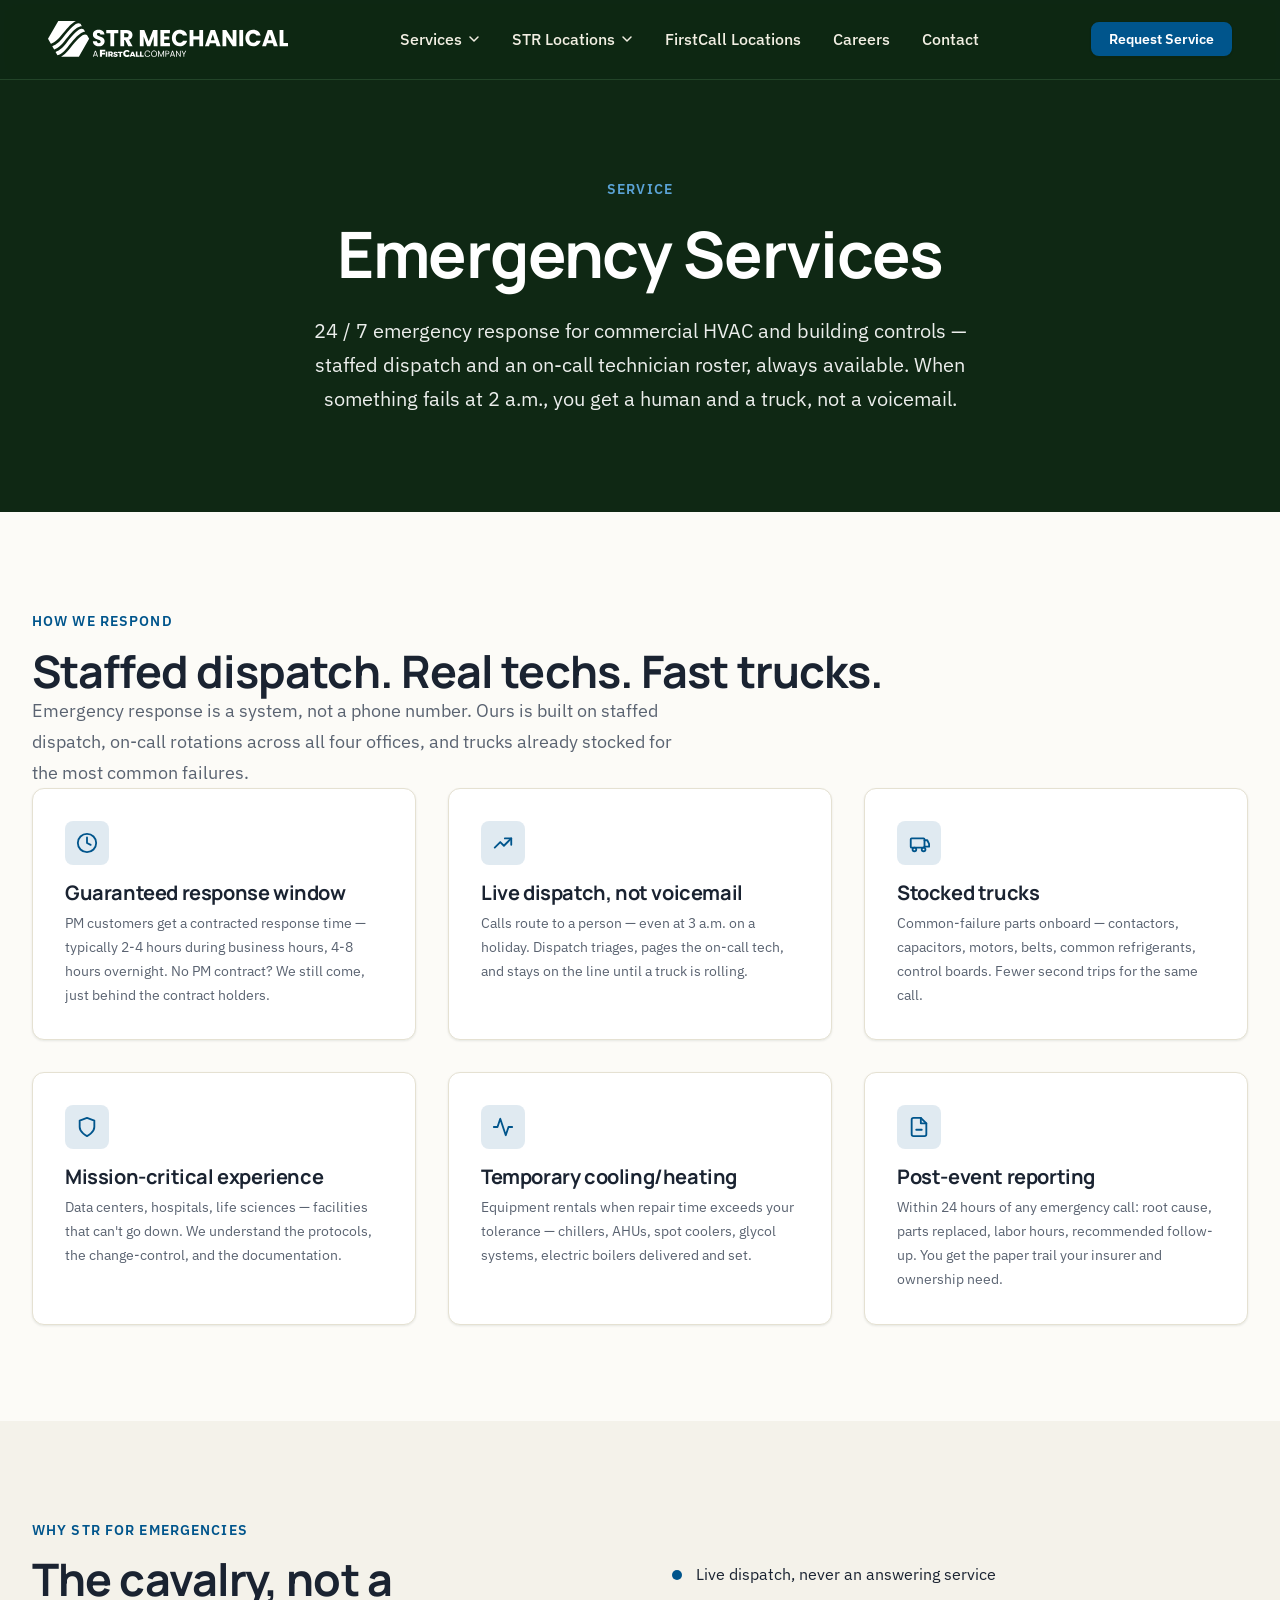
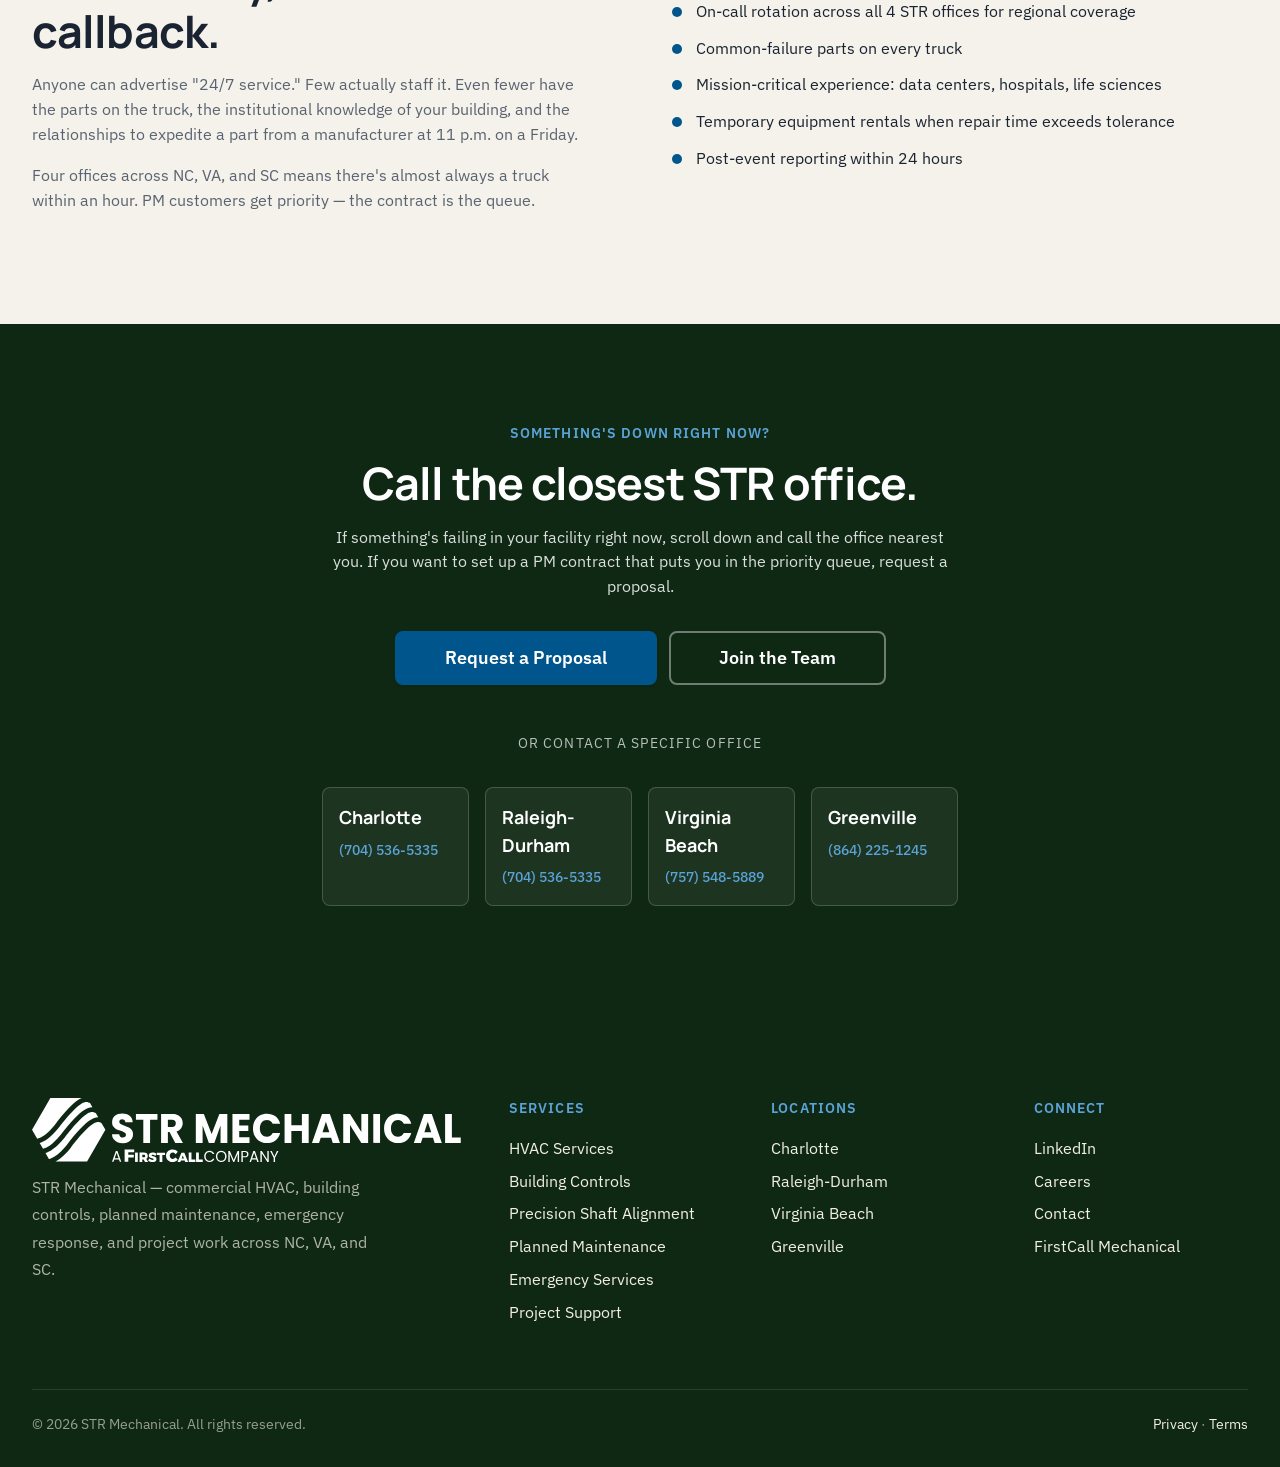
<file: services/emergency.html>
<!DOCTYPE html>
<!--
  ============================================================
  STR Service Page Template
  ============================================================

  Used to hydrate each per-service page under services/<slug>.html
  from services/<slug>/config.json. Mirrors the FirstCall Columbus
  service-page pattern: page-hero, feature-grid, info-grid (why),
  cta-band.

  Handlebars subset (same as branch.html):
    , , 

  Build directives (see scripts/build-branches.js for handlers):
    INLINE_CSS         tokens + base + components + service
    INLINE_LOGO_WHITE  shared/img/logos/str-hero.svg
    INLINE_BRANCH_JS   shared/js/site.js
  ============================================================
-->
<html lang="en">
<head>
  <meta charset="UTF-8" />
  <meta name="viewport" content="width=device-width, initial-scale=1.0" />
  <title>Emergency Services — STR Mechanical</title>
  <meta name="description" content="24/7 emergency HVAC and controls response from STR Mechanical — staffed dispatch across NC, VA, and SC." />
  <link rel="canonical" href="https://strmechanical.com/services/emergency" />
  <meta name="theme-color" content="#1A4120" />

  <!-- Favicons (generate .ico + PNG sizes from /favicon.svg via realfavicongenerator.net) -->
  <link rel="icon" type="image/svg+xml" href="/favicon.svg" />
  <link rel="icon" type="image/x-icon" href="/favicon.ico" />
  <link rel="apple-touch-icon" sizes="180x180" href="/apple-touch-icon.png" />
  <link rel="manifest" href="/site.webmanifest" />

  <!-- Open Graph -->
  <meta property="og:type" content="website" />
  <meta property="og:site_name" content="STR Mechanical" />
  <meta property="og:locale" content="en_US" />
  <meta property="og:title" content="Emergency Services — STR Mechanical" />
  <meta property="og:description" content="24/7 emergency HVAC and controls response from STR Mechanical — staffed dispatch across NC, VA, and SC." />
  <meta property="og:url" content="https://strmechanical.com/services/emergency" />
  <meta property="og:image" content="https://strmechanical.com/og-image.jpg" />
  <meta property="og:image:width" content="1200" />
  <meta property="og:image:height" content="630" />
  <meta property="og:image:alt" content="STR Mechanical — Emergency Services" />

  <!-- Twitter / X card -->
  <meta name="twitter:card" content="summary_large_image" />
  <meta name="twitter:title" content="Emergency Services — STR Mechanical" />
  <meta name="twitter:description" content="24/7 emergency HVAC and controls response from STR Mechanical — staffed dispatch across NC, VA, and SC." />
  <meta name="twitter:image" content="https://strmechanical.com/og-image.jpg" />

  <!-- Service JSON-LD — helps Google understand this is a service offering -->
  <script type="application/ld+json">
  {
    "@context": "https://schema.org",
    "@type": "Service",
    "name": "Emergency Services",
    "description": "24/7 emergency HVAC and controls response from STR Mechanical — staffed dispatch across NC, VA, and SC.",
    "url": "https://strmechanical.com/services/emergency",
    "provider": {
      "@type": "Organization",
      "name": "STR Mechanical",
      "url": "https://strmechanical.com"
    },
    "areaServed": [
      { "@type": "AdministrativeArea", "name": "North Carolina" },
      { "@type": "AdministrativeArea", "name": "South Carolina" },
      { "@type": "AdministrativeArea", "name": "Virginia" }
    ]
  }
  </script>

  <link rel="preconnect" href="https://fonts.googleapis.com" />
  <link rel="preconnect" href="https://fonts.gstatic.com" crossorigin />
  <link href="https://fonts.googleapis.com/css2?family=Manrope:wght@400;500;600;700;800&family=IBM+Plex+Sans:wght@300;400;500;600;700&display=swap" rel="stylesheet" />

  <style>
    /* ===== tokens.css ===== */
/* ============================================================
   STR Design Tokens — mirrors the Columbus, OH reference palette
   (Website Redesign/columbus.html inline TOKENS block).

   Cream/light theme with dark-green header + footer brackets and
   a deep-blue accent. Dark-text-on-cream content surface.
   ============================================================ */

:root {
  /* --------------------------------------------------------
     COLOR — Brand greens (FirstCall family)
     -------------------------------------------------------- */
  --color-primary:        #1A4120;
  --color-primary-dark:   #0F2814;
  --color-primary-mid:    #2D5F36;
  --color-primary-soft:   #4A7D52;

  /* Accent — deep brand blue */
  --color-accent:         #00558C;
  --color-accent-dark:    #003D66;
  --color-accent-light:   #5BA3D6;

  /* --------------------------------------------------------
     COLOR — Surfaces (cream-led, dark-bracket)
     -------------------------------------------------------- */
  --color-bg:             #FCFBF7;  /* page background — warm cream */
  --color-bg-soft:        #F4F2EA;  /* alt section bands */
  --color-bg-section:     #EDE9DC;  /* tinted bands */
  --color-bg-dark:        #0F2814;  /* deepest — footer, deep CTAs */
  --color-bg-card:        #FFFFFF;  /* lifted cards on cream */

  --color-text:           #1A2331;  /* near-black primary text */
  --color-text-muted:     #5A6371;  /* secondary copy */
  --color-text-light:     #8A93A1;  /* tertiary, meta */
  --color-text-on-dark:   #F2EFE3;  /* warm cream on dark surfaces */
  --color-text-on-primary:#FFFFFF;

  --color-border:         #E5E1D2;
  --color-border-strong:  #C9C7B7;
  --color-border-dark:    #0F2814;

  /* --------------------------------------------------------
     INDUSTRIES-GRID TIER TOKENS
     Used by the "Industries We Serve" hex grid + legend.
     -------------------------------------------------------- */
  --fc-tier-1:        #0B2E4F;   /* Specialty Focus — darkest navy */
  --fc-tier-2:        #1E5A8A;   /* Deep Expertise — mid navy */
  --fc-tier-3:        #A8C5DC;   /* Trusted Partner — light blue */
  --fc-text-light:    #FFFFFF;
  --fc-text-dark:     #0B2E4F;

  /* --------------------------------------------------------
     COLOR — Semantic
     -------------------------------------------------------- */
  --color-success:        #5BA3D6;
  --color-warning:        #B8861A;
  --color-danger:         #C0392B;
  --color-info:           #5BA3D6;

  /* --------------------------------------------------------
     TYPOGRAPHY
     Manrope (display/headings) + IBM Plex Sans (body)
     -------------------------------------------------------- */
  --font-display: "Manrope", system-ui, -apple-system, "Segoe UI", sans-serif;
  --font-body:    "IBM Plex Sans", system-ui, -apple-system, "Segoe UI", sans-serif;
  --font-mono:    "IBM Plex Mono", ui-monospace, "SF Mono", Menlo, monospace;

  --text-xs:    0.75rem;
  --text-sm:    0.875rem;
  --text-base:  1rem;
  --text-lg:    1.125rem;
  --text-xl:    1.25rem;
  --text-2xl:   1.5rem;
  --text-3xl:   1.875rem;
  --text-4xl:   2.25rem;
  --text-5xl:   3rem;
  --text-6xl:   3.75rem;
  --text-7xl:   4.5rem;

  --weight-regular:  400;
  --weight-medium:   500;
  --weight-semibold: 600;
  --weight-bold:     700;
  --weight-extrabold:800;

  --leading-tight:   1.15;
  --leading-snug:    1.3;
  --leading-normal:  1.55;
  --leading-relaxed: 1.7;

  --tracking-tight:  -0.02em;
  --tracking-normal: 0;
  --tracking-wide:   0.02em;
  --tracking-caps:   0.08em;

  /* --------------------------------------------------------
     SPACING — 4px base
     -------------------------------------------------------- */
  --space-1:   0.25rem;
  --space-2:   0.5rem;
  --space-3:   0.75rem;
  --space-4:   1rem;
  --space-5:   1.5rem;
  --space-6:   2rem;
  --space-7:   3rem;
  --space-8:   4rem;
  --space-9:   6rem;
  --space-10:  8rem;
  --space-11: 10rem;

  /* --------------------------------------------------------
     LAYOUT
     -------------------------------------------------------- */
  --container-sm:  640px;
  --container-md:  768px;
  --container-lg: 1024px;
  --container-xl: 1280px;
  --container-2xl: 1600px;
  --container-content: 1440px;

  --header-height: 80px;
  --header-height-mobile: 64px;
  --pad-x: clamp(1.25rem, 4vw, 3rem);

  /* --------------------------------------------------------
     RADII
     -------------------------------------------------------- */
  --radius-none: 0;
  --radius-sm:   4px;
  --radius-md:   8px;
  --radius-lg:   12px;
  --radius-xl:   16px;
  --radius-2xl:  24px;
  --radius-pill: 999px;

  /* --------------------------------------------------------
     SHADOWS
     -------------------------------------------------------- */
  --shadow-xs: 0 1px 2px rgba(15, 42, 31, 0.04);
  --shadow-sm: 0 1px 3px rgba(15, 42, 31, 0.06), 0 1px 2px rgba(15, 42, 31, 0.04);
  --shadow-md: 0 4px 12px rgba(15, 42, 31, 0.08), 0 2px 4px rgba(15, 42, 31, 0.04);
  --shadow-lg: 0 12px 32px rgba(15, 42, 31, 0.10), 0 4px 8px rgba(15, 42, 31, 0.04);
  --shadow-xl: 0 24px 48px rgba(15, 42, 31, 0.14), 0 8px 16px rgba(15, 42, 31, 0.06);

  /* --------------------------------------------------------
     MOTION
     -------------------------------------------------------- */
  --ease-out:     cubic-bezier(0.16, 1, 0.3, 1);
  --ease-in-out:  cubic-bezier(0.4, 0, 0.2, 1);
  --duration-fast:   150ms;
  --duration-base:   200ms;
  --duration-slow:   320ms;

  /* --------------------------------------------------------
     Z-INDEX
     -------------------------------------------------------- */
  --z-base:     1;
  --z-dropdown: 100;
  --z-sticky:   200;
  --z-header:   300;
  --z-overlay:  400;
  --z-modal:    500;
  --z-toast:    600;
}

/* Focus ring — applied via :focus-visible across the system. */
:root {
  --focus-ring: 0 0 0 3px rgba(0, 85, 140, 0.35);
}


/* ===== base.css ===== */
/* ============================================================
   FirstCall Base — resets, typography defaults, utilities
   Depends on tokens.css being loaded first.
   ============================================================ */

/* ---------- Modern reset ---------- */
*, *::before, *::after { box-sizing: border-box; }

* { margin: 0; }

html {
  -webkit-text-size-adjust: 100%;
  text-size-adjust: 100%;
  scroll-behavior: smooth;
}

body {
  min-height: 100vh;
  font-family: var(--font-body);
  font-size: var(--text-base);
  line-height: var(--leading-normal);
  color: var(--color-text);
  background: var(--color-bg);
  -webkit-font-smoothing: antialiased;
  -moz-osx-font-smoothing: grayscale;
  text-rendering: optimizeLegibility;
}

img, svg, video, canvas, picture {
  display: block;
  max-width: 100%;
  height: auto;
}

button, input, select, textarea {
  font: inherit;
  color: inherit;
}

button {
  background: none;
  border: none;
  cursor: pointer;
}

a {
  color: var(--color-primary-mid);
  text-decoration: none;
  transition: color var(--duration-base) var(--ease-out);
}

a:hover {
  color: var(--color-primary);
}

a:focus-visible,
button:focus-visible,
input:focus-visible,
select:focus-visible,
textarea:focus-visible,
[tabindex]:focus-visible {
  outline: none;
  box-shadow: var(--focus-ring);
  border-radius: var(--radius-sm);
}

ul, ol { padding-left: 1.25em; }
ul[role="list"], ol[role="list"] { list-style: none; padding: 0; }

/* ---------- Typography ---------- */

h1, h2, h3, h4, h5, h6 {
  font-family: var(--font-display);
  font-weight: var(--weight-bold);
  line-height: var(--leading-tight);
  letter-spacing: var(--tracking-tight);
  color: var(--color-text);
}

h1, .h1 {
  font-size: clamp(2.25rem, 4.5vw, var(--text-6xl));
  font-weight: var(--weight-bold);
}

h2, .h2 {
  font-size: clamp(1.875rem, 3.5vw, var(--text-5xl));
}

h3, .h3 {
  font-size: clamp(1.5rem, 2.5vw, var(--text-4xl));
}

h4, .h4 {
  font-size: var(--text-2xl);
  letter-spacing: var(--tracking-normal);
}

h5, .h5 {
  font-size: var(--text-xl);
  font-weight: var(--weight-semibold);
  letter-spacing: var(--tracking-normal);
}

h6, .h6 {
  font-size: var(--text-base);
  font-weight: var(--weight-semibold);
  text-transform: uppercase;
  letter-spacing: var(--tracking-caps);
  color: var(--color-text-muted);
}

p {
  line-height: var(--leading-normal);
  color: var(--color-text);
}

.lead {
  font-size: var(--text-lg);
  line-height: var(--leading-relaxed);
  color: var(--color-text-muted);
  max-width: 60ch;
}

.eyebrow {
  display: inline-block;
  font-family: var(--font-body);
  font-size: var(--text-sm);
  font-weight: var(--weight-semibold);
  text-transform: uppercase;
  letter-spacing: var(--tracking-caps);
  color: var(--color-accent);
  margin-bottom: var(--space-3);
}

small, .text-small { font-size: var(--text-sm); }
.text-xs { font-size: var(--text-xs); }
.text-muted { color: var(--color-text-muted); }
.text-light { color: var(--color-text-light); }

/* ---------- Layout utilities ---------- */

.container {
  width: 100%;
  max-width: var(--container-content);
  margin-inline: auto;
  padding-inline: var(--space-5);
}

.container-narrow {
  max-width: 800px;
  margin-inline: auto;
  padding-inline: var(--space-5);
}

.container-wide {
  width: 100%;
  max-width: var(--container-2xl);
  margin-inline: auto;
  padding-inline: var(--space-5);
}

@media (min-width: 768px) {
  .container, .container-narrow, .container-wide {
    padding-inline: var(--space-6);
  }
}

/* Section spacing */
.section {
  padding-block: var(--space-9);
}

.section-tight {
  padding-block: var(--space-7);
}

.section-loose {
  padding-block: var(--space-10);
}

@media (max-width: 767px) {
  .section { padding-block: var(--space-7); }
  .section-loose { padding-block: var(--space-8); }
}

.section--soft { background: var(--color-bg-soft); }
.section--tinted { background: var(--color-bg-section); }
.section--primary { background: var(--color-primary); color: var(--color-text-on-primary); }
.section--dark { background: var(--color-bg-dark); color: var(--color-text-on-dark); }

.section--primary h1, .section--primary h2, .section--primary h3,
.section--primary h4, .section--primary h5, .section--primary h6,
.section--dark h1, .section--dark h2, .section--dark h3,
.section--dark h4, .section--dark h5, .section--dark h6 {
  color: inherit;
}

.section--primary .eyebrow,
.section--dark .eyebrow {
  color: var(--color-accent-light);
}

/* Flex / grid helpers */
.stack > * + * { margin-top: var(--space-4); }
.stack-sm > * + * { margin-top: var(--space-2); }
.stack-lg > * + * { margin-top: var(--space-6); }
.stack-xl > * + * { margin-top: var(--space-7); }

.row {
  display: flex;
  flex-wrap: wrap;
  gap: var(--space-5);
}

.row--between { justify-content: space-between; }
.row--center  { align-items: center; }

.grid {
  display: grid;
  gap: var(--space-6);
}

.grid-2 { grid-template-columns: repeat(2, 1fr); }
.grid-3 { grid-template-columns: repeat(3, 1fr); }
.grid-4 { grid-template-columns: repeat(4, 1fr); }
.grid-6 { grid-template-columns: repeat(6, 1fr); }

@media (max-width: 1023px) {
  .grid-3, .grid-4 { grid-template-columns: repeat(2, 1fr); }
  .grid-6 { grid-template-columns: repeat(3, 1fr); }
}
@media (max-width: 639px) {
  .grid-2, .grid-3, .grid-4, .grid-6 { grid-template-columns: 1fr; }
}

/* Text alignment */
.text-center { text-align: center; }
.text-left   { text-align: left; }
.text-right  { text-align: right; }

/* Display */
.hidden { display: none !important; }

@media (max-width: 767px) {
  .hide-mobile { display: none !important; }
}
@media (min-width: 768px) {
  .show-mobile { display: none !important; }
}

/* Skip-to-content for accessibility */
.skip-link {
  position: absolute;
  top: -100px;
  left: var(--space-4);
  padding: var(--space-3) var(--space-5);
  background: var(--color-primary);
  color: var(--color-text-on-primary);
  border-radius: var(--radius-md);
  font-weight: var(--weight-semibold);
  z-index: var(--z-toast);
  transition: top var(--duration-base) var(--ease-out);
}

.skip-link:focus {
  top: var(--space-4);
}

/* Selection */
::selection {
  background: var(--color-accent);
  color: #fff;
}

/* Reduced motion */
@media (prefers-reduced-motion: reduce) {
  *, *::before, *::after {
    animation-duration: 0.01ms !important;
    animation-iteration-count: 1 !important;
    transition-duration: 0.01ms !important;
    scroll-behavior: auto !important;
  }
}


/* ===== components.css ===== */
/* ============================================================
   FirstCall Components — buttons, cards, forms, nav, footer,
   badges, callouts, photo strip, capabilities grid.
   Depends on tokens.css and base.css.
   ============================================================ */

/* ============================================================
   BUTTONS
   ============================================================ */

.btn {
  display: inline-flex;
  align-items: center;
  justify-content: center;
  gap: var(--space-2);
  padding: var(--space-3) var(--space-6);
  font-family: var(--font-body);
  font-size: var(--text-base);
  font-weight: var(--weight-semibold);
  letter-spacing: var(--tracking-normal);
  line-height: 1;
  border: 2px solid transparent;
  border-radius: var(--radius-md);
  cursor: pointer;
  text-decoration: none;
  transition:
    background-color var(--duration-base) var(--ease-out),
    border-color var(--duration-base) var(--ease-out),
    color var(--duration-base) var(--ease-out),
    transform var(--duration-fast) var(--ease-out),
    box-shadow var(--duration-base) var(--ease-out);
  white-space: nowrap;
}

.btn:active { transform: translateY(1px); }

.btn--primary {
  background: var(--color-accent);
  color: #fff;
  border-color: var(--color-accent);
  box-shadow: var(--shadow-sm);
}
.btn--primary:hover {
  background: var(--color-accent-dark);
  border-color: var(--color-accent-dark);
  color: #fff;
  box-shadow: var(--shadow-md);
}

.btn--secondary {
  background: var(--color-primary);
  color: #fff;
  border-color: var(--color-primary);
}
.btn--secondary:hover {
  background: var(--color-primary-dark);
  border-color: var(--color-primary-dark);
  color: #fff;
}

.btn--outline {
  background: transparent;
  color: var(--color-primary);
  border-color: var(--color-primary);
}
.btn--outline:hover {
  background: var(--color-primary);
  color: #fff;
}

.btn--ghost {
  background: transparent;
  color: var(--color-primary);
  border-color: transparent;
}
.btn--ghost:hover {
  background: var(--color-bg-section);
  color: var(--color-primary-dark);
}

.btn--on-dark {
  background: #fff;
  color: var(--color-primary);
  border-color: #fff;
}
.btn--on-dark:hover {
  background: var(--color-bg-section);
  color: var(--color-primary-dark);
}

.btn--outline-on-dark {
  background: transparent;
  color: #fff;
  border-color: rgba(255,255,255,0.4);
}
.btn--outline-on-dark:hover {
  background: rgba(255,255,255,0.1);
  border-color: #fff;
  color: #fff;
}

/* Size variants */
.btn--sm { padding: var(--space-2) var(--space-4); font-size: var(--text-sm); }
.btn--lg { padding: var(--space-4) var(--space-7); font-size: var(--text-lg); }
.btn--full { width: 100%; }

/* Inline-link arrow button (used a lot on ServiceLogic-style sites) */
.link-arrow {
  display: inline-flex;
  align-items: center;
  gap: var(--space-2);
  font-weight: var(--weight-semibold);
  color: var(--color-primary);
  text-decoration: none;
  transition: gap var(--duration-base) var(--ease-out), color var(--duration-base) var(--ease-out);
}

.link-arrow::after {
  content: "→";
  transition: transform var(--duration-base) var(--ease-out);
  font-weight: var(--weight-regular);
}

.link-arrow:hover {
  color: var(--color-accent);
  gap: var(--space-3);
}

.link-arrow:hover::after { transform: translateX(2px); }

.link-arrow--on-dark { color: var(--color-accent-light); }
.link-arrow--on-dark:hover { color: #fff; }

/* ============================================================
   CARDS
   ============================================================ */

.card {
  background: var(--color-bg);
  border: 1px solid var(--color-border);
  border-radius: var(--radius-lg);
  padding: var(--space-6);
  transition:
    border-color var(--duration-base) var(--ease-out),
    box-shadow var(--duration-base) var(--ease-out),
    transform var(--duration-base) var(--ease-out);
}

.card--hover:hover {
  border-color: var(--color-border-strong);
  box-shadow: var(--shadow-lg);
  transform: translateY(-2px);
}

.card--feature {
  display: flex;
  flex-direction: column;
  gap: var(--space-4);
}

.card--feature .card__icon {
  width: 56px;
  height: 56px;
  display: inline-flex;
  align-items: center;
  justify-content: center;
  background: var(--color-bg-section);
  color: var(--color-primary);
  border-radius: var(--radius-md);
}

.card--feature .card__icon svg { width: 28px; height: 28px; }

.card__title {
  font-family: var(--font-display);
  font-size: var(--text-xl);
  font-weight: var(--weight-bold);
  letter-spacing: var(--tracking-tight);
  color: var(--color-text);
}

.card__body {
  color: var(--color-text-muted);
  line-height: var(--leading-relaxed);
}

/* Branch quick-card (used on parent homepage) */
.branch-card {
  background: var(--color-bg);
  border: 1px solid var(--color-border);
  border-radius: var(--radius-lg);
  padding: var(--space-6);
  display: flex;
  flex-direction: column;
  gap: var(--space-3);
  transition:
    border-color var(--duration-base) var(--ease-out),
    box-shadow var(--duration-base) var(--ease-out),
    transform var(--duration-base) var(--ease-out);
}

.branch-card:hover {
  border-color: var(--color-primary-mid);
  box-shadow: var(--shadow-lg);
  transform: translateY(-2px);
}

.branch-card__location {
  font-family: var(--font-body);
  font-size: var(--text-sm);
  font-weight: var(--weight-semibold);
  text-transform: uppercase;
  letter-spacing: var(--tracking-caps);
  color: var(--color-accent);
}

.branch-card__name {
  font-family: var(--font-display);
  font-size: var(--text-2xl);
  font-weight: var(--weight-bold);
  letter-spacing: var(--tracking-tight);
}

.branch-card__phone {
  font-size: var(--text-lg);
  font-weight: var(--weight-medium);
  color: var(--color-text);
}

.branch-card__phone a { color: inherit; }
.branch-card__phone a:hover { color: var(--color-primary); }

/* ============================================================
   FORMS
   ============================================================ */

.form-field {
  display: flex;
  flex-direction: column;
  gap: var(--space-2);
  margin-bottom: var(--space-4);
}

.form-label {
  font-family: var(--font-body);
  font-size: var(--text-sm);
  font-weight: var(--weight-semibold);
  color: var(--color-text);
}

.form-label .required {
  color: var(--color-accent);
  margin-left: 2px;
}

.form-input,
.form-textarea,
.form-select {
  width: 100%;
  padding: var(--space-3) var(--space-4);
  font-family: var(--font-body);
  font-size: var(--text-base);
  color: var(--color-text);
  background: var(--color-bg);
  border: 1.5px solid var(--color-border);
  border-radius: var(--radius-md);
  transition: border-color var(--duration-base) var(--ease-out), background var(--duration-base) var(--ease-out);
}

.form-input:hover,
.form-textarea:hover,
.form-select:hover {
  border-color: var(--color-border-strong);
}

.form-input:focus,
.form-textarea:focus,
.form-select:focus {
  outline: none;
  border-color: var(--color-primary-mid);
  box-shadow: 0 0 0 3px rgba(0, 85, 140, 0.15);
}

.form-textarea {
  min-height: 140px;
  resize: vertical;
  line-height: var(--leading-normal);
}

.form-select {
  appearance: none;
  background-image: url("data:image/svg+xml;utf8,<svg xmlns='http://www.w3.org/2000/svg' viewBox='0 0 20 20' fill='%231A2421'><path d='M5 8l5 5 5-5z'/></svg>");
  background-repeat: no-repeat;
  background-position: right var(--space-4) center;
  background-size: 16px;
  padding-right: var(--space-7);
}

.form-help {
  font-size: var(--text-xs);
  color: var(--color-text-light);
}

.form-error {
  font-size: var(--text-xs);
  color: var(--color-danger);
  font-weight: var(--weight-medium);
}

.form-input--error,
.form-textarea--error,
.form-select--error {
  border-color: var(--color-danger);
}

/* Checkbox / radio */
.form-checkbox,
.form-radio {
  display: flex;
  gap: var(--space-3);
  align-items: flex-start;
  cursor: pointer;
  font-size: var(--text-sm);
}

.form-checkbox input,
.form-radio input {
  margin-top: 2px;
  accent-color: var(--color-primary);
  width: 18px;
  height: 18px;
}

/* ============================================================
   HEADER / NAV  (Columbus-style: dark green bar over cream page)
   ============================================================ */

.site-header {
  position: sticky;
  top: 0;
  z-index: var(--z-header);
  background: rgba(15, 40, 20, 0.92);
  backdrop-filter: saturate(180%) blur(10px);
  -webkit-backdrop-filter: saturate(180%) blur(10px);
  border-bottom: 1px solid rgba(74, 125, 82, 0.35);
  height: var(--header-height);
  display: flex;
  align-items: center;
  transition: box-shadow var(--duration-base) var(--ease-out), background var(--duration-base) var(--ease-out);
}

.site-header.is-scrolled {
  box-shadow: 0 1px 0 rgba(0,0,0,0.4), var(--shadow-sm);
  background: rgba(15, 40, 20, 0.97);
}

.site-header__inner {
  width: 100%;
  max-width: var(--container-2xl);
  margin-inline: auto;
  padding-inline: var(--pad-x);
  display: flex;
  align-items: center;
  justify-content: space-between;
  gap: var(--space-6);
}

.site-header__logo {
  display: inline-flex;
  align-items: center;
  gap: var(--space-3);
  text-decoration: none;
}

.site-header__logo svg {
  height: 36px;
  width: auto;
  display: block;
}

.site-header__tagline {
  font-family: var(--font-body);
  font-size: var(--text-xs);
  font-weight: var(--weight-semibold);
  text-transform: uppercase;
  letter-spacing: var(--tracking-caps);
  color: var(--color-accent-light);
  padding-left: var(--space-3);
  border-left: 1px solid rgba(242, 239, 227, 0.3);
}

@media (max-width: 767px) { .site-header__tagline { display: none; } }

.site-nav {
  display: flex;
  align-items: center;
  gap: var(--space-6);
}

.site-nav__link {
  font-family: var(--font-body);
  font-size: var(--text-base);
  font-weight: var(--weight-medium);
  color: var(--color-text-on-dark);
  text-decoration: none;
  padding: var(--space-2) 0;
  position: relative;
  transition: color var(--duration-base) var(--ease-out);
}

.site-nav__link::after {
  content: "";
  position: absolute;
  left: 0;
  bottom: -4px;
  width: 0;
  height: 2px;
  background: var(--color-accent-light);
  transition: width var(--duration-base) var(--ease-out);
}

.site-nav__link:hover { color: var(--color-accent-light); }

.site-nav__link:hover::after,
.site-nav__link[aria-current="page"]::after {
  width: 100%;
}

.site-nav__link[aria-current="page"] {
  color: var(--color-accent-light);
  font-weight: var(--weight-semibold);
}

/* Nav dropdowns (Services + STR Locations) */
.site-nav__dropdown-wrap { position: relative; }
.site-nav__dropdown-toggle {
  background: none;
  border: none;
  cursor: pointer;
  display: inline-flex;
  align-items: center;
  gap: 6px;
}
.site-nav__caret {
  width: 12px;
  height: 12px;
  transition: transform var(--duration-base) var(--ease-out);
}
.site-nav__dropdown-toggle[aria-expanded="true"] .site-nav__caret { transform: rotate(180deg); }
.site-nav__dropdown {
  position: absolute;
  top: calc(100% + 6px);
  left: -8px;
  min-width: 240px;
  background: rgba(15, 40, 20, 0.97);
  backdrop-filter: saturate(180%) blur(10px);
  -webkit-backdrop-filter: saturate(180%) blur(10px);
  border: 1px solid rgba(74, 125, 82, 0.35);
  border-radius: var(--radius-md);
  padding: var(--space-2);
  box-shadow: var(--shadow-lg);
  opacity: 0;
  pointer-events: none;
  transform: translateY(-4px);
  transition: opacity var(--duration-base) var(--ease-out), transform var(--duration-base) var(--ease-out);
  z-index: 1;
}
.site-nav__dropdown.is-open {
  opacity: 1;
  pointer-events: auto;
  transform: translateY(0);
}
.site-nav__dropdown-link {
  display: block;
  padding: var(--space-3) var(--space-3);
  color: var(--color-text-on-dark);
  border-radius: var(--radius-sm);
  font-size: var(--text-base);
  font-weight: var(--weight-medium);
  text-decoration: none;
  transition: background var(--duration-base) var(--ease-out), color var(--duration-base) var(--ease-out);
}
.site-nav__dropdown-link:hover,
.site-nav__dropdown-link:focus-visible {
  background: rgba(91, 163, 214, 0.15);
  color: var(--color-accent-light);
}
.site-nav__dropdown-link[aria-current="page"] {
  color: var(--color-accent-light);
  background: rgba(91, 163, 214, 0.1);
}

.site-header__cta {
  display: flex;
  align-items: center;
  gap: var(--space-3);
}

/* Mobile menu toggle */
.menu-toggle {
  display: none;
  width: 44px;
  height: 44px;
  align-items: center;
  justify-content: center;
  border-radius: var(--radius-md);
}

.menu-toggle:hover { background: rgba(242, 239, 227, 0.1); }

.menu-toggle__bars,
.menu-toggle__bars::before,
.menu-toggle__bars::after {
  display: block;
  width: 22px;
  height: 2px;
  background: var(--color-text-on-dark);
  position: relative;
  transition: transform var(--duration-base) var(--ease-out), top var(--duration-base) var(--ease-out);
}

.menu-toggle__bars::before,
.menu-toggle__bars::after {
  content: "";
  position: absolute;
  left: 0;
}

.menu-toggle__bars::before { top: -7px; }
.menu-toggle__bars::after  { top: 7px; }

@media (max-width: 1023px) {
  .menu-toggle { display: inline-flex; }
  .site-nav {
    position: fixed;
    top: var(--header-height);
    left: 0;
    right: 0;
    background: var(--color-primary-dark);
    flex-direction: column;
    align-items: stretch;
    padding: var(--space-5);
    border-bottom: 1px solid var(--color-border);
    box-shadow: var(--shadow-lg);
    transform: translateY(-120%);
    transition: transform var(--duration-slow) var(--ease-out);
    gap: 0;
  }
  .site-nav.is-open { transform: translateY(0); }
  .site-nav__link {
    padding-block: var(--space-4);
    border-bottom: 1px solid rgba(74, 125, 82, 0.4);
    font-size: var(--text-lg);
  }
  .site-nav__link:last-child { border-bottom: none; }
  .site-nav__link::after { display: none; }
  .site-header__cta .btn { display: none; }
  .hide-mobile { display: none !important; }

  /* Mobile dropdowns: full-width toggle + collapsible inline menu */
  .site-nav__dropdown-wrap { width: 100%; }
  .site-nav__dropdown-toggle {
    width: 100%;
    justify-content: space-between;
    padding-block: var(--space-4);
    border-bottom: 1px solid rgba(74, 125, 82, 0.4);
    font-size: var(--text-lg);
    color: var(--color-text-on-dark);
  }
  .site-nav__dropdown {
    position: static;
    opacity: 1;
    pointer-events: auto;
    transform: none;
    background: transparent;
    backdrop-filter: none;
    -webkit-backdrop-filter: none;
    border: none;
    border-radius: 0;
    box-shadow: none;
    padding: 0;
    min-width: 0;
    max-height: 0;
    overflow: hidden;
    transition: max-height var(--duration-slow) var(--ease-out);
  }
  .site-nav__dropdown.is-open { max-height: 400px; }
  .site-nav__dropdown-link {
    padding-block: var(--space-3);
    padding-left: var(--space-5);
    border-bottom: 1px solid rgba(74, 125, 82, 0.25);
    font-size: var(--text-base);
  }
}

/* ============================================================
   FOOTER
   ============================================================ */

.site-footer {
  background: var(--color-bg-dark);
  color: var(--color-text-on-dark);
  padding-block: var(--space-9) var(--space-6);
}

.site-footer a { color: var(--color-text-on-dark); text-decoration: none; }
.site-footer a:hover { color: var(--color-accent-light); }

.site-footer__grid {
  display: grid;
  grid-template-columns: 2fr 1fr 1fr 1fr;
  gap: var(--space-7);
  margin-bottom: var(--space-8);
}

@media (max-width: 1023px) {
  .site-footer__grid { grid-template-columns: 1fr 1fr; }
}
@media (max-width: 639px) {
  .site-footer__grid { grid-template-columns: 1fr; }
}

.site-footer__heading {
  font-family: var(--font-body);
  font-size: var(--text-sm);
  font-weight: var(--weight-semibold);
  text-transform: uppercase;
  letter-spacing: var(--tracking-caps);
  color: var(--color-accent-light);
  margin-bottom: var(--space-4);
}

.site-footer__list { list-style: none; padding: 0; display: flex; flex-direction: column; gap: var(--space-2); }
.site-footer__list a { font-size: var(--text-base); }

.site-footer__brand p {
  color: rgba(242, 239, 227, 0.7);
  max-width: 36ch;
  margin-top: var(--space-3);
  line-height: var(--leading-relaxed);
}

.site-footer__bottom {
  padding-top: var(--space-5);
  border-top: 1px solid rgba(255,255,255,0.1);
  display: flex;
  justify-content: space-between;
  flex-wrap: wrap;
  gap: var(--space-4);
  font-size: var(--text-sm);
  color: rgba(242, 239, 227, 0.6);
}

/* ============================================================
   BADGES / TAGS / CALLOUTS
   ============================================================ */

.badge {
  display: inline-flex;
  align-items: center;
  gap: var(--space-2);
  padding: var(--space-1) var(--space-3);
  font-size: var(--text-xs);
  font-weight: var(--weight-semibold);
  text-transform: uppercase;
  letter-spacing: var(--tracking-caps);
  border-radius: var(--radius-pill);
  background: var(--color-bg-section);
  color: var(--color-primary);
}

.badge--accent { background: var(--color-accent); color: #fff; }
.badge--primary { background: var(--color-primary); color: #fff; }
.badge--outline { background: transparent; border: 1.5px solid var(--color-border-strong); color: var(--color-text-muted); }

.callout {
  background: var(--color-bg-section);
  border-left: 4px solid var(--color-accent);
  padding: var(--space-5) var(--space-6);
  border-radius: var(--radius-md);
}

/* ============================================================
   PHOTO STRIP (horizontal scrolling row used on branch sites)
   ============================================================ */

.photo-strip {
  display: grid;
  grid-auto-flow: column;
  grid-auto-columns: minmax(280px, 1fr);
  gap: var(--space-4);
  overflow-x: auto;
  padding-bottom: var(--space-3);
  scroll-snap-type: x mandatory;
  scrollbar-width: thin;
}

.photo-strip__item {
  scroll-snap-align: start;
  aspect-ratio: 4 / 3;
  border-radius: var(--radius-lg);
  overflow: hidden;
  background: var(--color-bg-section);
}

.photo-strip__item img {
  width: 100%;
  height: 100%;
  object-fit: cover;
}

@media (min-width: 1024px) {
  .photo-strip {
    grid-auto-columns: minmax(0, 1fr);
    grid-auto-flow: row;
    grid-template-columns: repeat(4, 1fr);
    overflow: visible;
  }
}

/* ============================================================
   CAPABILITIES GRID (homepage + branch)
   ============================================================ */

.capabilities {
  display: grid;
  grid-template-columns: repeat(3, 1fr);
  gap: var(--space-5);
}

@media (max-width: 1023px) { .capabilities { grid-template-columns: repeat(2, 1fr); } }
@media (max-width: 639px)  { .capabilities { grid-template-columns: 1fr; } }

.capability {
  background: var(--color-bg);
  border: 1px solid var(--color-border);
  border-radius: var(--radius-lg);
  padding: var(--space-6);
  display: flex;
  flex-direction: column;
  gap: var(--space-3);
  transition:
    border-color var(--duration-base) var(--ease-out),
    box-shadow var(--duration-base) var(--ease-out),
    transform var(--duration-base) var(--ease-out);
}

.capability:hover {
  border-color: var(--color-primary-mid);
  box-shadow: var(--shadow-lg);
  transform: translateY(-2px);
}

.capability__icon {
  width: 56px;
  height: 56px;
  display: inline-flex;
  align-items: center;
  justify-content: center;
  background: var(--color-primary);
  color: #fff;
  border-radius: var(--radius-md);
}

.capability__icon svg { width: 28px; height: 28px; }

.capability__title {
  font-family: var(--font-display);
  font-size: var(--text-xl);
  font-weight: var(--weight-bold);
  letter-spacing: var(--tracking-tight);
}

.capability__body {
  color: var(--color-text-muted);
  line-height: var(--leading-relaxed);
  font-size: var(--text-base);
}

/* ============================================================
   HERO (parent + branch share this structural pattern)
   ============================================================ */

.hero {
  position: relative;
  padding-block: var(--space-10) var(--space-9);
  overflow: hidden;
}

.hero--with-photo {
  display: grid;
  grid-template-columns: 1fr 1fr;
  gap: var(--space-8);
  align-items: center;
}

@media (max-width: 1023px) {
  .hero--with-photo { grid-template-columns: 1fr; gap: var(--space-6); }
}

.hero__eyebrow {
  display: inline-block;
  font-size: var(--text-sm);
  font-weight: var(--weight-semibold);
  text-transform: uppercase;
  letter-spacing: var(--tracking-caps);
  color: var(--color-accent);
  margin-bottom: var(--space-4);
}

.hero__title {
  font-family: var(--font-display);
  font-size: clamp(2.5rem, 5vw, var(--text-7xl));
  font-weight: var(--weight-extrabold);
  line-height: var(--leading-tight);
  letter-spacing: var(--tracking-tight);
  margin-bottom: var(--space-5);
  max-width: 16ch;
}

.hero__lede {
  font-size: var(--text-xl);
  line-height: var(--leading-relaxed);
  color: var(--color-text-muted);
  max-width: 50ch;
  margin-bottom: var(--space-6);
}

.hero__cta {
  display: flex;
  flex-wrap: wrap;
  gap: var(--space-3);
}

.hero__photo {
  aspect-ratio: 5 / 4;
  border-radius: var(--radius-xl);
  overflow: hidden;
  background: var(--color-bg-section);
  box-shadow: var(--shadow-xl);
}

.hero__photo img {
  width: 100%; height: 100%; object-fit: cover;
}

/* ============================================================
   COLOR SWATCHES (used in styleguide only, but kept here so
   the swatch component is documented within the system)
   ============================================================ */

.swatch {
  display: flex;
  flex-direction: column;
  gap: var(--space-2);
}

.swatch__chip {
  height: 96px;
  border-radius: var(--radius-md);
  border: 1px solid var(--color-border);
}

.swatch__meta {
  font-size: var(--text-xs);
  color: var(--color-text-muted);
}

.swatch__meta strong {
  display: block;
  color: var(--color-text);
  font-size: var(--text-sm);
  font-weight: var(--weight-semibold);
}


/* ===== service.css ===== */
/* ============================================================
   shared/css/service.css

   Page-specific styles for per-service pages (the template at
   shared/templates/service.html). Inlined by
   scripts/build-branches.js when building service pages.

   Extracted from the FirstCall Columbus service-page reference
   (Website Redesign/columbus/planned-maintenance.html etc.) so
   STR's service pages match that visual structure exactly.
   ============================================================ */

/* ===== PAGE HERO (text-only, dark green band) ===== */
.page-hero {
  position: relative;
  padding-bottom: var(--space-9);
  padding-top: calc(var(--header-height) + var(--space-9));
  margin-top: calc(var(--header-height) * -1);
  background: var(--color-primary-dark);
  color: #fff;
  text-align: center;
}
@media (max-width: 767px) {
  .page-hero {
    padding-bottom: var(--space-7);
    padding-top: calc(var(--header-height) + var(--space-6));
  }
}
.page-hero__inner { max-width: 760px; margin-inline: auto; }
.page-hero__eyebrow {
  display: inline-block;
  font-size: var(--text-sm);
  font-weight: var(--weight-semibold);
  text-transform: uppercase;
  letter-spacing: var(--tracking-caps);
  color: var(--color-accent-light);
  margin-bottom: var(--space-4);
}
.page-hero__title {
  font-size: clamp(2.25rem, 5vw, 4rem);
  color: #fff;
  margin-bottom: var(--space-5);
}
.page-hero__lede {
  font-size: var(--text-xl);
  line-height: var(--leading-relaxed);
  color: rgba(255, 255, 255, 0.92);
  max-width: 56ch;
  margin-inline: auto;
}

/* ===== FEATURE CARDS (3-up grid of capability tiles) ===== */
.feature-grid {
  display: grid;
  grid-template-columns: repeat(3, 1fr);
  gap: var(--space-6);
}
@media (max-width: 1023px) { .feature-grid { grid-template-columns: repeat(2, 1fr); } }
@media (max-width: 639px)  { .feature-grid { grid-template-columns: 1fr; } }
.feature {
  background: var(--color-bg-card);
  padding: var(--space-6);
  border-radius: var(--radius-lg);
  border: 1px solid var(--color-border);
  box-shadow: var(--shadow-sm);
  transition: transform var(--duration-base) var(--ease-out),
              box-shadow var(--duration-base) var(--ease-out);
}
.feature:hover {
  transform: translateY(-3px);
  box-shadow: var(--shadow-md);
}
.feature__icon {
  width: 44px;
  height: 44px;
  border-radius: var(--radius-md);
  background: rgba(0, 85, 140, 0.12);
  color: var(--color-accent);
  display: flex;
  align-items: center;
  justify-content: center;
  margin-bottom: var(--space-4);
}
.feature__icon svg { width: 22px; height: 22px; }
.feature h3 {
  font-size: var(--text-xl);
  margin-bottom: var(--space-2);
}
.feature p {
  color: var(--color-text-muted);
  line-height: var(--leading-relaxed);
  font-size: var(--text-sm);
}

/* ===== TWO-COLUMN INFO BLOCK (why-it-matters band) ===== */
.info-grid {
  display: grid;
  grid-template-columns: 1fr 1fr;
  gap: var(--space-8);
  align-items: center;
}
@media (max-width: 1023px) { .info-grid { grid-template-columns: 1fr; gap: var(--space-6); } }
.info-grid h2 {
  margin-bottom: var(--space-4);
  max-width: 18ch;
}
.info-grid p {
  color: var(--color-text-muted);
  margin-bottom: var(--space-4);
  max-width: 56ch;
}
.info-grid ul { list-style: none; padding: 0; }
.info-grid li {
  padding-left: var(--space-5);
  position: relative;
  margin-bottom: var(--space-3);
  color: var(--color-text);
}
.info-grid li::before {
  content: "";
  position: absolute;
  left: 0;
  top: 8px;
  width: 10px;
  height: 10px;
  border-radius: 50%;
  background: var(--color-accent);
}

/* ===== CTA BAND (bottom dark green prompt) ===== */
.cta-band {
  background: var(--color-bg-dark);
  color: var(--color-text-on-dark);
  padding-block: var(--space-9);
  text-align: center;
}
.cta-band__inner { max-width: 700px; margin-inline: auto; }
.cta-band h2 {
  color: #fff;
  margin-bottom: var(--space-4);
}
.cta-band p {
  color: rgba(255, 255, 255, 0.85);
  margin-bottom: var(--space-6);
}
.cta-band__row {
  display: flex;
  justify-content: center;
  gap: var(--space-3);
  flex-wrap: wrap;
}

/* ===== "AT-YOUR-LOCATION" PICKER (4 STR offices at the bottom) ===== */
.location-picker {
  display: grid;
  grid-template-columns: repeat(4, 1fr);
  gap: var(--space-4);
  margin-top: var(--space-6);
}
@media (max-width: 1023px) { .location-picker { grid-template-columns: repeat(2, 1fr); } }
@media (max-width: 639px)  { .location-picker { grid-template-columns: 1fr; } }
.location-picker__item {
  background: rgba(255, 255, 255, 0.06);
  border: 1px solid rgba(255, 255, 255, 0.18);
  border-radius: var(--radius-md);
  padding: var(--space-4);
  color: var(--color-text-on-dark);
  text-decoration: none;
  text-align: left;
  display: flex;
  flex-direction: column;
  gap: var(--space-2);
  transition: background var(--duration-base) var(--ease-out),
              border-color var(--duration-base) var(--ease-out),
              transform var(--duration-base) var(--ease-out);
}
.location-picker__item:hover {
  background: rgba(91, 163, 214, 0.12);
  border-color: var(--color-accent-light);
  transform: translateY(-2px);
}
.location-picker__city {
  font-family: var(--font-display);
  font-weight: var(--weight-bold);
  font-size: var(--text-lg);
  color: #fff;
}
.location-picker__phone {
  font-size: var(--text-sm);
  color: var(--color-accent-light);
  font-weight: var(--weight-medium);
}

  </style>
</head>

<body>
  <a href="#main" class="skip-link">Skip to content</a>

  <!-- HEADER -->
  <header class="site-header" role="banner">
    <div class="site-header__inner">
      <a class="site-header__logo" href="../index.html" aria-label="STR Mechanical, home">
        <svg id="Layer_2" data-name="Layer 2" xmlns="http://www.w3.org/2000/svg" viewBox="0 0 1774.69 265.77">
  <defs>
    <style>
      .cls-1 {
        fill: #fff;
      }
    </style>
  </defs>
  <g id="Layer_1-2" data-name="Layer 1">
    <g>
      <path class="cls-1" d="M287.85,104.05c-3.91-2.26-8.55-4.31-14.07-4.31-21.66,0-57.15,33.24-115.09,107.77-25.43,31.06-46.07,47.02-62.08,55.5h131.18l75.93-131.51-15.85-27.46h-.02Z"/>
      <path class="cls-1" d="M143.16,195.12c43.25-55.65,73.03-87.43,96.5-102.98,12.39-8.21,23.52-12.2,34.06-12.2h.23l-9.54-16.52-.13-.08c-4.22-2.61-9.39-5.28-15.69-5.28-21.66,0-57.15,33.24-115.09,107.77-34.7,42.39-60.5,56.66-77.77,62.18l13.94,24.15c14.15-3.32,37.88-13.57,73.49-57.06v.02Z"/>
      <path class="cls-1" d="M109.57,123.87c-34.88,42.61-60.76,56.8-78.03,62.26l13.94,24.15c14.26-3.57,37.71-14.34,72.49-56.82,43.25-55.65,73.03-87.43,96.5-102.98,12.38-8.21,23.52-12.2,34.06-12.2.46,0,.93.04,1.39.05l-9.91-17.17c-4.16-2.54-9.21-5.06-15.34-5.06-21.66,0-57.15,33.24-115.09,107.77h-.01Z"/>
      <path class="cls-1" d="M94.05,111.49C137.3,55.84,167.08,24.06,190.54,8.51c5.58-3.7,10.91-6.5,16.04-8.51H75.93L0,131.51l21.29,36.87c14.23-3.5,37.76-14.14,72.76-56.89Z"/>
    </g>
    <g>
      <path class="cls-1" d="M353.45,182.76c-6.67-2.84-12.01-7.04-16-12.61s-6.1-12.27-6.32-20.11h29.86c.44,4.43,1.91,7.81,4.43,10.14,2.51,2.33,5.8,3.49,9.84,3.49s7.44-.99,9.85-2.98c2.4-1.99,3.61-4.74,3.61-8.27,0-2.95-.96-5.4-2.87-7.33-1.92-1.93-4.27-3.52-7.06-4.77s-6.76-2.67-11.9-4.26c-7.44-2.39-13.51-4.77-18.21-7.16-4.7-2.39-8.75-5.91-12.14-10.57s-5.09-10.74-5.09-18.24c0-11.13,3.88-19.86,11.65-26.16,7.77-6.31,17.89-9.46,30.35-9.46s22.91,3.15,30.68,9.46c7.76,6.31,11.92,15.08,12.47,26.33h-30.36c-.22-3.86-1.59-6.9-4.1-9.12-2.52-2.22-5.74-3.32-9.68-3.32-3.39,0-6.13.94-8.2,2.81-2.08,1.88-3.12,4.58-3.12,8.1,0,3.86,1.75,6.88,5.25,9.03,3.5,2.16,8.97,4.49,16.41,6.99,7.44,2.62,13.48,5.11,18.13,7.5s8.67,5.85,12.06,10.4c3.39,4.55,5.09,10.4,5.09,17.56s-1.67,13.01-5,18.58c-3.34,5.57-8.18,10-14.52,13.29-6.35,3.3-13.84,4.94-22.48,4.94s-15.97-1.42-22.64-4.26h.01Z"/>
      <path class="cls-1" d="M519.17,66.18v23.35h-30.52v96.3h-28.06v-96.3h-30.52v-23.35h89.1Z"/>
      <path class="cls-1" d="M593,185.83l-23.96-45.17h-6.73v45.17h-28.06v-119.65h47.09c9.08,0,16.82,1.65,23.22,4.94,6.4,3.3,11.18,7.81,14.36,13.55,3.17,5.74,4.76,12.13,4.76,19.18,0,7.95-2.16,15.06-6.48,21.31s-10.69,10.68-19.12,13.29l26.58,47.38h-31.67,0ZM562.32,120.04h17.39c5.14,0,9-1.3,11.57-3.92,2.57-2.61,3.86-6.31,3.86-11.08s-1.29-8.12-3.86-10.74c-2.57-2.61-6.43-3.92-11.57-3.92h-17.39s0,29.66,0,29.66Z"/>
      <path class="cls-1" d="M808.44,66.18v119.65h-28.06v-71.76l-25.76,71.76h-22.64l-25.92-71.93v71.93h-28.06v-119.65h33.14l32.32,82.84,32-82.84s32.98,0,32.98,0Z"/>
      <path class="cls-1" d="M857.66,89.53v24.2h37.57v22.5h-37.57v26.25h42.5v23.35h-70.55v-119.65h70.55v23.35h-42.5Z"/>
      <path class="cls-1" d="M921.98,94.22c4.92-9.26,11.79-16.47,20.59-21.65,8.8-5.17,18.79-7.76,29.94-7.76,13.67,0,25.38,3.75,35.11,11.25,9.73,7.5,16.24,17.73,19.53,30.68h-30.85c-2.3-5-5.55-8.8-9.76-11.42-4.21-2.61-9-3.92-14.36-3.92-8.64,0-15.64,3.13-21,9.37-5.36,6.25-8.04,14.6-8.04,25.06s2.68,18.81,8.04,25.05c5.36,6.25,12.36,9.37,21,9.37,5.36,0,10.15-1.3,14.36-3.92,4.21-2.61,7.47-6.42,9.76-11.42h30.85c-3.28,12.95-9.79,23.15-19.53,30.59-9.74,7.44-21.44,11.16-35.11,11.16-11.16,0-21.14-2.58-29.94-7.75-8.81-5.17-15.67-12.36-20.59-21.56-4.92-9.2-7.38-19.71-7.38-31.53s2.46-22.36,7.38-31.62v.02Z"/>
      <path class="cls-1" d="M1145.13,66.18v119.65h-28.06v-49.26h-43.65v49.26h-28.06v-119.65h28.06v46.87h43.65v-46.87s28.06,0,28.06,0Z"/>
      <path class="cls-1" d="M1237.99,164.7h-42.99l-6.89,21.13h-29.37l41.68-119.65h32.49l41.68,119.65h-29.7l-6.89-21.13h-.01ZM1230.78,142.2l-14.28-43.8-14.11,43.8h28.39Z"/>
      <path class="cls-1" d="M1391.25,185.83h-28.06l-46.93-73.8v73.8h-28.06v-119.65h28.06l46.93,74.14v-74.14h28.06v119.65h0Z"/>
      <path class="cls-1" d="M1440.63,66.18v119.65h-28.06v-119.65h28.06Z"/>
      <path class="cls-1" d="M1464.59,94.22c4.92-9.26,11.79-16.47,20.59-21.65,8.8-5.17,18.79-7.76,29.94-7.76,13.67,0,25.38,3.75,35.11,11.25s16.24,17.73,19.53,30.68h-30.85c-2.3-5-5.55-8.8-9.76-11.42-4.21-2.61-9-3.92-14.36-3.92-8.64,0-15.64,3.13-21,9.37-5.36,6.25-8.04,14.6-8.04,25.06s2.68,18.81,8.04,25.05c5.36,6.25,12.36,9.37,21,9.37,5.36,0,10.15-1.3,14.36-3.92,4.21-2.61,7.47-6.42,9.76-11.42h30.85c-3.28,12.95-9.79,23.15-19.53,30.59-9.74,7.44-21.44,11.16-35.11,11.16-11.16,0-21.14-2.58-29.94-7.75-8.81-5.17-15.67-12.36-20.59-21.56-4.92-9.2-7.38-19.71-7.38-31.53s2.46-22.36,7.38-31.62v.02Z"/>
      <path class="cls-1" d="M1659.68,164.7h-42.99l-6.89,21.13h-29.37l41.68-119.65h32.49l41.68,119.65h-29.7l-6.89-21.13h-.01ZM1652.46,142.2l-14.28-43.8-14.11,43.8h28.39Z"/>
      <path class="cls-1" d="M1737.94,163.33h36.75v22.5h-64.81v-119.65h28.06v97.15Z"/>
    </g>
    <g>
      <path class="cls-1" d="M398.44,224.75v10.22h22.77v11.68h-22.77v17.59h-15.18v-51.16h39.7v11.68h-24.52Z"/>
      <path class="cls-1" d="M426.43,264.54v-38.59h11.45v38.59h-11.45Z"/>
      <path class="cls-1" d="M462.39,254.08h-6.06v10.4h-11.45v-38.59h18c10.35,0,16.3,4.95,16.3,13.71,0,5.73-2.31,9.91-6.5,12.28l7.82,12.61h-12.99l-5.12-10.4h0ZM462.89,245.27c3.41,0,5.39-1.87,5.39-5.34s-1.98-5.23-5.39-5.23h-6.55v10.57h6.55Z"/>
      <path class="cls-1" d="M515.29,230.57l-4.24,8.81c-3.96-2.26-9.58-4.29-12.83-4.29-1.93,0-3.19.66-3.19,2.09,0,5.67,20.15,2.31,20.15,16.24,0,8.2-7.27,12.11-15.91,12.11-6.55,0-13.71-2.31-18.55-6.11l4.29-8.7c3.96,3.36,10.4,5.89,14.37,5.89,2.42,0,3.96-.83,3.96-2.59,0-5.84-20.15-2.15-20.15-15.74,0-7.43,6.33-12.17,15.97-12.17,5.89,0,11.95,1.76,16.13,4.46h0Z"/>
      <path class="cls-1" d="M539.39,235.54v29.45h-11.51v-29.45h-11.18v-9.14h33.91v9.14h-11.23.01Z"/>
      <path class="cls-1" d="M603.39,222.38l-8.8,10.41c-3.23-4.1-7.99-6.82-12.24-6.82-6.96,0-12.24,5.64-12.24,13.19s5.28,13.27,12.24,13.27c3.96,0,8.72-2.35,12.24-5.94l8.8,9.38c-5.57,6.01-14,9.9-21.77,9.9-15.61,0-27.12-11.29-27.12-26.46s11.73-26.02,27.63-26.02c7.77,0,16.05,3.52,21.26,9.09h0Z"/>
      <path class="cls-1" d="M616.17,258.67l-2.31,6.17h-11.78l16.46-38.59h11.78l15.91,38.59h-12.22l-2.26-6.17h-15.58ZM624.09,237.7l-4.73,12.61h9.36l-4.62-12.61h-.01Z"/>
      <path class="cls-1" d="M676.21,254.86v9.58h-27.64v-38.59h11.45v29.01h16.19Z"/>
      <path class="cls-1" d="M706.69,254.91v9.58h-27.64v-38.59h11.45v29.01h16.19Z"/>
      <path class="cls-1" d="M359.76,254.23h-19.09l-3.52,10.11h-6.03l15.82-45.2h6.59l15.76,45.2h-6.03l-3.52-10.11h.02ZM358.13,249.41l-7.91-22.96-7.91,22.96h15.82Z"/>
      <g>
        <path class="cls-1" d="M715.52,229.88c1.92-3.54,4.55-6.32,7.88-8.32s7.02-3,11.08-3c4.77,0,8.94,1.2,12.5,3.59s6.15,5.78,7.79,10.18h-6.84c-1.21-2.74-2.96-4.85-5.24-6.33-2.28-1.48-5.01-2.22-8.19-2.22s-5.8.74-8.23,2.22-4.33,3.58-5.71,6.29c-1.38,2.72-2.07,5.9-2.07,9.56s.69,6.77,2.07,9.49,3.29,4.82,5.71,6.29c2.43,1.48,5.17,2.22,8.23,2.22s5.91-.73,8.19-2.19,4.03-3.56,5.24-6.29h6.84c-1.63,4.35-4.23,7.71-7.79,10.08s-7.72,3.56-12.5,3.56c-4.06,0-7.76-.99-11.08-2.97-3.33-1.98-5.96-4.73-7.88-8.25-1.93-3.52-2.89-7.5-2.89-11.94s.96-8.43,2.89-11.97h0Z"/>
        <path class="cls-1" d="M771.97,262.1c-3.35-1.98-6-4.74-7.94-8.28-1.95-3.54-2.92-7.53-2.92-11.97s.97-8.43,2.92-11.97c1.95-3.54,4.59-6.3,7.94-8.28s7.05-2.97,11.12-2.97,7.83.99,11.18,2.97,5.99,4.73,7.91,8.25,2.89,7.52,2.89,12-.96,8.48-2.89,12c-1.93,3.52-4.56,6.27-7.91,8.25s-7.08,2.97-11.18,2.97-7.77-.99-11.12-2.97ZM791.34,257.7c2.45-1.48,4.37-3.59,5.78-6.33s2.1-5.91,2.1-9.52-.7-6.84-2.1-9.56c-1.4-2.72-3.32-4.82-5.75-6.29-2.43-1.48-5.19-2.22-8.29-2.22s-5.86.74-8.29,2.22-4.34,3.58-5.75,6.29c-1.4,2.72-2.1,5.9-2.1,9.56s.7,6.78,2.1,9.52c1.4,2.74,3.33,4.85,5.78,6.33s5.2,2.22,8.26,2.22,5.81-.74,8.26-2.22h0Z"/>
        <path class="cls-1" d="M857,219.47v45.14h-5.71v-33.66l-14.44,33.66h-4.02l-14.51-33.72v33.72h-5.71v-45.14h6.15l16.08,37.31,16.07-37.31h6.09Z"/>
        <path class="cls-1" d="M892.19,241.88c-2.49,2.5-6.29,3.75-11.4,3.75h-8.41v18.98h-5.71v-45.47h14.13c4.94,0,8.7,1.24,11.27,3.72s3.86,5.68,3.86,9.59-1.25,6.93-3.74,9.43ZM887.83,238.59c1.51-1.44,2.26-3.48,2.26-6.13,0-5.61-3.1-8.41-9.29-8.41h-8.41v16.7h8.41c3.18,0,5.53-.72,7.03-2.15h0Z"/>
        <path class="cls-1" d="M928.9,254.5h-19.09l-3.52,10.11h-6.03l15.82-45.2h6.59l15.76,45.2h-6.03l-3.52-10.11h.02ZM927.26,249.68l-7.91-22.96-7.91,22.96h15.82,0Z"/>
        <path class="cls-1" d="M979.76,264.61h-5.71l-22.98-36.2v36.2h-5.71v-45.53h5.71l22.98,36.14v-36.14h5.71v45.53Z"/>
        <path class="cls-1" d="M1020.14,219.15l-14.25,28.31v17.16h-5.71v-17.16l-14.32-28.31h6.34l10.8,23.03,10.8-23.03h6.34Z"/>
      </g>
    </g>
  </g>
</svg>
      </a>

      <nav class="site-nav" data-site-nav aria-label="Primary">
        <div class="site-nav__dropdown-wrap" data-dropdown>
          <button type="button" class="site-nav__link site-nav__dropdown-toggle"
                  aria-haspopup="true" aria-expanded="false" data-dropdown-toggle>
            Services
            <svg class="site-nav__caret" viewBox="0 0 12 12" aria-hidden="true"><path d="M2 4 L6 8 L10 4" stroke="currentColor" stroke-width="1.5" fill="none" stroke-linecap="round" stroke-linejoin="round"/></svg>
          </button>
          <div class="site-nav__dropdown" data-dropdown-menu>
            <a class="site-nav__dropdown-link" href="hvac.html">HVAC Services</a>
            <a class="site-nav__dropdown-link" href="building-controls.html">Building Controls</a>
            <a class="site-nav__dropdown-link" href="commercial-refrigeration.html">Commercial Refrigeration</a>
            <a class="site-nav__dropdown-link" href="shaft-alignment.html">Precision Shaft Alignment</a>
            <a class="site-nav__dropdown-link" href="planned-maintenance.html">Planned Maintenance</a>
            <a class="site-nav__dropdown-link" href="emergency.html">Emergency Services</a>
            <a class="site-nav__dropdown-link" href="project-support.html">Project Support</a>
          </div>
        </div>

        <div class="site-nav__dropdown-wrap" data-dropdown>
          <button type="button" class="site-nav__link site-nav__dropdown-toggle"
                  aria-haspopup="true" aria-expanded="false" data-dropdown-toggle>
            STR Locations
            <svg class="site-nav__caret" viewBox="0 0 12 12" aria-hidden="true"><path d="M2 4 L6 8 L10 4" stroke="currentColor" stroke-width="1.5" fill="none" stroke-linecap="round" stroke-linejoin="round"/></svg>
          </button>
          <div class="site-nav__dropdown" data-dropdown-menu>
            <a class="site-nav__dropdown-link" href="../charlotte.html">Charlotte</a>
            <a class="site-nav__dropdown-link" href="../raleigh-durham.html">Raleigh-Durham</a>
            <a class="site-nav__dropdown-link" href="../virginia-beach.html">Virginia Beach</a>
            <a class="site-nav__dropdown-link" href="../greenville.html">Greenville</a>
          </div>
        </div>

        <a class="site-nav__link" href="https://firstcallmechanical.com/locations.html" target="_blank" rel="noopener">FirstCall Locations</a>
        <a class="site-nav__link" href="https://firstcallmechanical.com/mechanical/careers" target="_blank" rel="noopener">Careers</a>
        <a class="site-nav__link" href="../index.html#contact">Contact</a>
      </nav>

      <div class="site-header__cta">
        <a class="btn btn--primary btn--sm hide-mobile" href="../index.html#contact">Request Service</a>
        <button class="menu-toggle" data-menu-toggle aria-label="Open menu" aria-expanded="false">
          <span class="menu-toggle__bars" aria-hidden="true"></span>
        </button>
      </div>
    </div>
  </header>

  <main id="main">

    <!-- 1. PAGE HERO -->
    <section class="page-hero">
      <div class="container">
        <div class="page-hero__inner">
          <span class="page-hero__eyebrow">Service</span>
          <h1 class="page-hero__title">Emergency Services</h1>
          <p class="page-hero__lede">24 / 7 emergency response for commercial HVAC and building controls — staffed dispatch and an on-call technician roster, always available. When something fails at 2 a.m., you get a human and a truck, not a voicemail.</p>
        </div>
      </div>
    </section>

    <!-- 2. WHAT'S INCLUDED — feature grid -->
    <section class="section">
      <div class="container">
        <div class="section-head">
          <span class="eyebrow">How we respond</span>
          <h2>Staffed dispatch. Real techs. Fast trucks.</h2>
          <p class="lead">Emergency response is a system, not a phone number. Ours is built on staffed dispatch, on-call rotations across all four offices, and trucks already stocked for the most common failures.</p>
        </div>
        <div class="feature-grid">
          
          <article class="feature">
            <span class="feature__icon" aria-hidden="true"><svg viewBox="0 0 24 24" fill="none" stroke="currentColor" stroke-width="2" stroke-linecap="round" stroke-linejoin="round"><circle cx="12" cy="12" r="10"/><path d="M12 6v6l4 2"/></svg></span>
            <h3>Guaranteed response window</h3>
            <p>PM customers get a contracted response time — typically 2-4 hours during business hours, 4-8 hours overnight. No PM contract? We still come, just behind the contract holders.</p>
          </article>
          
          <article class="feature">
            <span class="feature__icon" aria-hidden="true"><svg viewBox="0 0 24 24" fill="none" stroke="currentColor" stroke-width="2" stroke-linecap="round" stroke-linejoin="round"><path d="M3 17l6-6 4 4 8-8"/><polyline points="14 7 21 7 21 14"/></svg></span>
            <h3>Live dispatch, not voicemail</h3>
            <p>Calls route to a person — even at 3 a.m. on a holiday. Dispatch triages, pages the on-call tech, and stays on the line until a truck is rolling.</p>
          </article>
          
          <article class="feature">
            <span class="feature__icon" aria-hidden="true"><svg viewBox="0 0 24 24" fill="none" stroke="currentColor" stroke-width="2" stroke-linecap="round" stroke-linejoin="round"><rect x="3" y="7" width="15" height="10" rx="1"/><circle cx="7" cy="19" r="2"/><circle cx="17" cy="19" r="2"/><path d="M18 9h3l2 4v3h-5"/></svg></span>
            <h3>Stocked trucks</h3>
            <p>Common-failure parts onboard — contactors, capacitors, motors, belts, common refrigerants, control boards. Fewer second trips for the same call.</p>
          </article>
          
          <article class="feature">
            <span class="feature__icon" aria-hidden="true"><svg viewBox="0 0 24 24" fill="none" stroke="currentColor" stroke-width="2" stroke-linecap="round" stroke-linejoin="round"><path d="M12 22s8-4 8-10V5l-8-3-8 3v7c0 6 8 10 8 10z"/></svg></span>
            <h3>Mission-critical experience</h3>
            <p>Data centers, hospitals, life sciences — facilities that can't go down. We understand the protocols, the change-control, and the documentation.</p>
          </article>
          
          <article class="feature">
            <span class="feature__icon" aria-hidden="true"><svg viewBox="0 0 24 24" fill="none" stroke="currentColor" stroke-width="2" stroke-linecap="round" stroke-linejoin="round"><polyline points="22 12 18 12 15 21 9 3 6 12 2 12"/></svg></span>
            <h3>Temporary cooling/heating</h3>
            <p>Equipment rentals when repair time exceeds your tolerance — chillers, AHUs, spot coolers, glycol systems, electric boilers delivered and set.</p>
          </article>
          
          <article class="feature">
            <span class="feature__icon" aria-hidden="true"><svg viewBox="0 0 24 24" fill="none" stroke="currentColor" stroke-width="2" stroke-linecap="round" stroke-linejoin="round"><path d="M14 2H6a2 2 0 0 0-2 2v16a2 2 0 0 0 2 2h12a2 2 0 0 0 2-2V8z"/><polyline points="14 2 14 8 20 8"/><line x1="9" y1="15" x2="15" y2="15"/></svg></span>
            <h3>Post-event reporting</h3>
            <p>Within 24 hours of any emergency call: root cause, parts replaced, labor hours, recommended follow-up. You get the paper trail your insurer and ownership need.</p>
          </article>
          
        </div>
      </div>
    </section>

    <!-- 3. WHY IT MATTERS — two-column info block -->
    <section class="section section--soft">
      <div class="container">
        <div class="info-grid">
          <div>
            <span class="eyebrow">Why STR for emergencies</span>
            <h2>The cavalry, not a callback.</h2>
            
            <p>Anyone can advertise "24/7 service." Few actually staff it. Even fewer have the parts on the truck, the institutional knowledge of your building, and the relationships to expedite a part from a manufacturer at 11 p.m. on a Friday.</p>
            
            <p>Four offices across NC, VA, and SC means there's almost always a truck within an hour. PM customers get priority — the contract is the queue.</p>
            
          </div>
          <div>
            <ul>
              
              <li>Live dispatch, never an answering service</li>
              
              <li>On-call rotation across all 4 STR offices for regional coverage</li>
              
              <li>Common-failure parts on every truck</li>
              
              <li>Mission-critical experience: data centers, hospitals, life sciences</li>
              
              <li>Temporary equipment rentals when repair time exceeds tolerance</li>
              
              <li>Post-event reporting within 24 hours</li>
              
            </ul>
          </div>
        </div>
      </div>
    </section>

    <!-- 4. CTA BAND with location picker -->
    <section class="cta-band">
      <div class="container cta-band__inner">
        <span class="eyebrow" style="color: var(--color-accent-light)">Something's down right now?</span>
        <h2>Call the closest STR office.</h2>
        <p>If something's failing in your facility right now, scroll down and call the office nearest you. If you want to set up a PM contract that puts you in the priority queue, request a proposal.</p>
        <div class="cta-band__row">
          <a class="btn btn--primary btn--lg" href="../index.html#contact">Request a Proposal</a>
          <a class="btn btn--lg" href="https://firstcallmechanical.com/mechanical/careers" target="_blank" rel="noopener" style="background:transparent;color:#fff;border-color:rgba(255,255,255,.4)">Join the Team</a>
        </div>

        <p style="margin-top: var(--space-7); color: rgba(255,255,255,.7); font-size: var(--text-sm); text-transform: uppercase; letter-spacing: var(--tracking-caps);">Or contact a specific office</p>
        <div class="location-picker">
          <a class="location-picker__item" href="../charlotte.html">
            <span class="location-picker__city">Charlotte</span>
            <span class="location-picker__phone">(704) 536-5335</span>
          </a>
          <a class="location-picker__item" href="../raleigh-durham.html">
            <span class="location-picker__city">Raleigh-Durham</span>
            <span class="location-picker__phone">(704) 536-5335</span>
          </a>
          <a class="location-picker__item" href="../virginia-beach.html">
            <span class="location-picker__city">Virginia Beach</span>
            <span class="location-picker__phone">(757) 548-5889</span>
          </a>
          <a class="location-picker__item" href="../greenville.html">
            <span class="location-picker__city">Greenville</span>
            <span class="location-picker__phone">(864) 225-1245</span>
          </a>
        </div>
      </div>
    </section>

  </main>

  <!-- FOOTER -->
  <footer class="site-footer" role="contentinfo">
    <div class="container">
      <div class="site-footer__grid">
        <div class="site-footer__brand">
          <svg id="Layer_2" data-name="Layer 2" xmlns="http://www.w3.org/2000/svg" viewBox="0 0 1774.69 265.77">
  <defs>
    <style>
      .cls-1 {
        fill: #fff;
      }
    </style>
  </defs>
  <g id="Layer_1-2" data-name="Layer 1">
    <g>
      <path class="cls-1" d="M287.85,104.05c-3.91-2.26-8.55-4.31-14.07-4.31-21.66,0-57.15,33.24-115.09,107.77-25.43,31.06-46.07,47.02-62.08,55.5h131.18l75.93-131.51-15.85-27.46h-.02Z"/>
      <path class="cls-1" d="M143.16,195.12c43.25-55.65,73.03-87.43,96.5-102.98,12.39-8.21,23.52-12.2,34.06-12.2h.23l-9.54-16.52-.13-.08c-4.22-2.61-9.39-5.28-15.69-5.28-21.66,0-57.15,33.24-115.09,107.77-34.7,42.39-60.5,56.66-77.77,62.18l13.94,24.15c14.15-3.32,37.88-13.57,73.49-57.06v.02Z"/>
      <path class="cls-1" d="M109.57,123.87c-34.88,42.61-60.76,56.8-78.03,62.26l13.94,24.15c14.26-3.57,37.71-14.34,72.49-56.82,43.25-55.65,73.03-87.43,96.5-102.98,12.38-8.21,23.52-12.2,34.06-12.2.46,0,.93.04,1.39.05l-9.91-17.17c-4.16-2.54-9.21-5.06-15.34-5.06-21.66,0-57.15,33.24-115.09,107.77h-.01Z"/>
      <path class="cls-1" d="M94.05,111.49C137.3,55.84,167.08,24.06,190.54,8.51c5.58-3.7,10.91-6.5,16.04-8.51H75.93L0,131.51l21.29,36.87c14.23-3.5,37.76-14.14,72.76-56.89Z"/>
    </g>
    <g>
      <path class="cls-1" d="M353.45,182.76c-6.67-2.84-12.01-7.04-16-12.61s-6.1-12.27-6.32-20.11h29.86c.44,4.43,1.91,7.81,4.43,10.14,2.51,2.33,5.8,3.49,9.84,3.49s7.44-.99,9.85-2.98c2.4-1.99,3.61-4.74,3.61-8.27,0-2.95-.96-5.4-2.87-7.33-1.92-1.93-4.27-3.52-7.06-4.77s-6.76-2.67-11.9-4.26c-7.44-2.39-13.51-4.77-18.21-7.16-4.7-2.39-8.75-5.91-12.14-10.57s-5.09-10.74-5.09-18.24c0-11.13,3.88-19.86,11.65-26.16,7.77-6.31,17.89-9.46,30.35-9.46s22.91,3.15,30.68,9.46c7.76,6.31,11.92,15.08,12.47,26.33h-30.36c-.22-3.86-1.59-6.9-4.1-9.12-2.52-2.22-5.74-3.32-9.68-3.32-3.39,0-6.13.94-8.2,2.81-2.08,1.88-3.12,4.58-3.12,8.1,0,3.86,1.75,6.88,5.25,9.03,3.5,2.16,8.97,4.49,16.41,6.99,7.44,2.62,13.48,5.11,18.13,7.5s8.67,5.85,12.06,10.4c3.39,4.55,5.09,10.4,5.09,17.56s-1.67,13.01-5,18.58c-3.34,5.57-8.18,10-14.52,13.29-6.35,3.3-13.84,4.94-22.48,4.94s-15.97-1.42-22.64-4.26h.01Z"/>
      <path class="cls-1" d="M519.17,66.18v23.35h-30.52v96.3h-28.06v-96.3h-30.52v-23.35h89.1Z"/>
      <path class="cls-1" d="M593,185.83l-23.96-45.17h-6.73v45.17h-28.06v-119.65h47.09c9.08,0,16.82,1.65,23.22,4.94,6.4,3.3,11.18,7.81,14.36,13.55,3.17,5.74,4.76,12.13,4.76,19.18,0,7.95-2.16,15.06-6.48,21.31s-10.69,10.68-19.12,13.29l26.58,47.38h-31.67,0ZM562.32,120.04h17.39c5.14,0,9-1.3,11.57-3.92,2.57-2.61,3.86-6.31,3.86-11.08s-1.29-8.12-3.86-10.74c-2.57-2.61-6.43-3.92-11.57-3.92h-17.39s0,29.66,0,29.66Z"/>
      <path class="cls-1" d="M808.44,66.18v119.65h-28.06v-71.76l-25.76,71.76h-22.64l-25.92-71.93v71.93h-28.06v-119.65h33.14l32.32,82.84,32-82.84s32.98,0,32.98,0Z"/>
      <path class="cls-1" d="M857.66,89.53v24.2h37.57v22.5h-37.57v26.25h42.5v23.35h-70.55v-119.65h70.55v23.35h-42.5Z"/>
      <path class="cls-1" d="M921.98,94.22c4.92-9.26,11.79-16.47,20.59-21.65,8.8-5.17,18.79-7.76,29.94-7.76,13.67,0,25.38,3.75,35.11,11.25,9.73,7.5,16.24,17.73,19.53,30.68h-30.85c-2.3-5-5.55-8.8-9.76-11.42-4.21-2.61-9-3.92-14.36-3.92-8.64,0-15.64,3.13-21,9.37-5.36,6.25-8.04,14.6-8.04,25.06s2.68,18.81,8.04,25.05c5.36,6.25,12.36,9.37,21,9.37,5.36,0,10.15-1.3,14.36-3.92,4.21-2.61,7.47-6.42,9.76-11.42h30.85c-3.28,12.95-9.79,23.15-19.53,30.59-9.74,7.44-21.44,11.16-35.11,11.16-11.16,0-21.14-2.58-29.94-7.75-8.81-5.17-15.67-12.36-20.59-21.56-4.92-9.2-7.38-19.71-7.38-31.53s2.46-22.36,7.38-31.62v.02Z"/>
      <path class="cls-1" d="M1145.13,66.18v119.65h-28.06v-49.26h-43.65v49.26h-28.06v-119.65h28.06v46.87h43.65v-46.87s28.06,0,28.06,0Z"/>
      <path class="cls-1" d="M1237.99,164.7h-42.99l-6.89,21.13h-29.37l41.68-119.65h32.49l41.68,119.65h-29.7l-6.89-21.13h-.01ZM1230.78,142.2l-14.28-43.8-14.11,43.8h28.39Z"/>
      <path class="cls-1" d="M1391.25,185.83h-28.06l-46.93-73.8v73.8h-28.06v-119.65h28.06l46.93,74.14v-74.14h28.06v119.65h0Z"/>
      <path class="cls-1" d="M1440.63,66.18v119.65h-28.06v-119.65h28.06Z"/>
      <path class="cls-1" d="M1464.59,94.22c4.92-9.26,11.79-16.47,20.59-21.65,8.8-5.17,18.79-7.76,29.94-7.76,13.67,0,25.38,3.75,35.11,11.25s16.24,17.73,19.53,30.68h-30.85c-2.3-5-5.55-8.8-9.76-11.42-4.21-2.61-9-3.92-14.36-3.92-8.64,0-15.64,3.13-21,9.37-5.36,6.25-8.04,14.6-8.04,25.06s2.68,18.81,8.04,25.05c5.36,6.25,12.36,9.37,21,9.37,5.36,0,10.15-1.3,14.36-3.92,4.21-2.61,7.47-6.42,9.76-11.42h30.85c-3.28,12.95-9.79,23.15-19.53,30.59-9.74,7.44-21.44,11.16-35.11,11.16-11.16,0-21.14-2.58-29.94-7.75-8.81-5.17-15.67-12.36-20.59-21.56-4.92-9.2-7.38-19.71-7.38-31.53s2.46-22.36,7.38-31.62v.02Z"/>
      <path class="cls-1" d="M1659.68,164.7h-42.99l-6.89,21.13h-29.37l41.68-119.65h32.49l41.68,119.65h-29.7l-6.89-21.13h-.01ZM1652.46,142.2l-14.28-43.8-14.11,43.8h28.39Z"/>
      <path class="cls-1" d="M1737.94,163.33h36.75v22.5h-64.81v-119.65h28.06v97.15Z"/>
    </g>
    <g>
      <path class="cls-1" d="M398.44,224.75v10.22h22.77v11.68h-22.77v17.59h-15.18v-51.16h39.7v11.68h-24.52Z"/>
      <path class="cls-1" d="M426.43,264.54v-38.59h11.45v38.59h-11.45Z"/>
      <path class="cls-1" d="M462.39,254.08h-6.06v10.4h-11.45v-38.59h18c10.35,0,16.3,4.95,16.3,13.71,0,5.73-2.31,9.91-6.5,12.28l7.82,12.61h-12.99l-5.12-10.4h0ZM462.89,245.27c3.41,0,5.39-1.87,5.39-5.34s-1.98-5.23-5.39-5.23h-6.55v10.57h6.55Z"/>
      <path class="cls-1" d="M515.29,230.57l-4.24,8.81c-3.96-2.26-9.58-4.29-12.83-4.29-1.93,0-3.19.66-3.19,2.09,0,5.67,20.15,2.31,20.15,16.24,0,8.2-7.27,12.11-15.91,12.11-6.55,0-13.71-2.31-18.55-6.11l4.29-8.7c3.96,3.36,10.4,5.89,14.37,5.89,2.42,0,3.96-.83,3.96-2.59,0-5.84-20.15-2.15-20.15-15.74,0-7.43,6.33-12.17,15.97-12.17,5.89,0,11.95,1.76,16.13,4.46h0Z"/>
      <path class="cls-1" d="M539.39,235.54v29.45h-11.51v-29.45h-11.18v-9.14h33.91v9.14h-11.23.01Z"/>
      <path class="cls-1" d="M603.39,222.38l-8.8,10.41c-3.23-4.1-7.99-6.82-12.24-6.82-6.96,0-12.24,5.64-12.24,13.19s5.28,13.27,12.24,13.27c3.96,0,8.72-2.35,12.24-5.94l8.8,9.38c-5.57,6.01-14,9.9-21.77,9.9-15.61,0-27.12-11.29-27.12-26.46s11.73-26.02,27.63-26.02c7.77,0,16.05,3.52,21.26,9.09h0Z"/>
      <path class="cls-1" d="M616.17,258.67l-2.31,6.17h-11.78l16.46-38.59h11.78l15.91,38.59h-12.22l-2.26-6.17h-15.58ZM624.09,237.7l-4.73,12.61h9.36l-4.62-12.61h-.01Z"/>
      <path class="cls-1" d="M676.21,254.86v9.58h-27.64v-38.59h11.45v29.01h16.19Z"/>
      <path class="cls-1" d="M706.69,254.91v9.58h-27.64v-38.59h11.45v29.01h16.19Z"/>
      <path class="cls-1" d="M359.76,254.23h-19.09l-3.52,10.11h-6.03l15.82-45.2h6.59l15.76,45.2h-6.03l-3.52-10.11h.02ZM358.13,249.41l-7.91-22.96-7.91,22.96h15.82Z"/>
      <g>
        <path class="cls-1" d="M715.52,229.88c1.92-3.54,4.55-6.32,7.88-8.32s7.02-3,11.08-3c4.77,0,8.94,1.2,12.5,3.59s6.15,5.78,7.79,10.18h-6.84c-1.21-2.74-2.96-4.85-5.24-6.33-2.28-1.48-5.01-2.22-8.19-2.22s-5.8.74-8.23,2.22-4.33,3.58-5.71,6.29c-1.38,2.72-2.07,5.9-2.07,9.56s.69,6.77,2.07,9.49,3.29,4.82,5.71,6.29c2.43,1.48,5.17,2.22,8.23,2.22s5.91-.73,8.19-2.19,4.03-3.56,5.24-6.29h6.84c-1.63,4.35-4.23,7.71-7.79,10.08s-7.72,3.56-12.5,3.56c-4.06,0-7.76-.99-11.08-2.97-3.33-1.98-5.96-4.73-7.88-8.25-1.93-3.52-2.89-7.5-2.89-11.94s.96-8.43,2.89-11.97h0Z"/>
        <path class="cls-1" d="M771.97,262.1c-3.35-1.98-6-4.74-7.94-8.28-1.95-3.54-2.92-7.53-2.92-11.97s.97-8.43,2.92-11.97c1.95-3.54,4.59-6.3,7.94-8.28s7.05-2.97,11.12-2.97,7.83.99,11.18,2.97,5.99,4.73,7.91,8.25,2.89,7.52,2.89,12-.96,8.48-2.89,12c-1.93,3.52-4.56,6.27-7.91,8.25s-7.08,2.97-11.18,2.97-7.77-.99-11.12-2.97ZM791.34,257.7c2.45-1.48,4.37-3.59,5.78-6.33s2.1-5.91,2.1-9.52-.7-6.84-2.1-9.56c-1.4-2.72-3.32-4.82-5.75-6.29-2.43-1.48-5.19-2.22-8.29-2.22s-5.86.74-8.29,2.22-4.34,3.58-5.75,6.29c-1.4,2.72-2.1,5.9-2.1,9.56s.7,6.78,2.1,9.52c1.4,2.74,3.33,4.85,5.78,6.33s5.2,2.22,8.26,2.22,5.81-.74,8.26-2.22h0Z"/>
        <path class="cls-1" d="M857,219.47v45.14h-5.71v-33.66l-14.44,33.66h-4.02l-14.51-33.72v33.72h-5.71v-45.14h6.15l16.08,37.31,16.07-37.31h6.09Z"/>
        <path class="cls-1" d="M892.19,241.88c-2.49,2.5-6.29,3.75-11.4,3.75h-8.41v18.98h-5.71v-45.47h14.13c4.94,0,8.7,1.24,11.27,3.72s3.86,5.68,3.86,9.59-1.25,6.93-3.74,9.43ZM887.83,238.59c1.51-1.44,2.26-3.48,2.26-6.13,0-5.61-3.1-8.41-9.29-8.41h-8.41v16.7h8.41c3.18,0,5.53-.72,7.03-2.15h0Z"/>
        <path class="cls-1" d="M928.9,254.5h-19.09l-3.52,10.11h-6.03l15.82-45.2h6.59l15.76,45.2h-6.03l-3.52-10.11h.02ZM927.26,249.68l-7.91-22.96-7.91,22.96h15.82,0Z"/>
        <path class="cls-1" d="M979.76,264.61h-5.71l-22.98-36.2v36.2h-5.71v-45.53h5.71l22.98,36.14v-36.14h5.71v45.53Z"/>
        <path class="cls-1" d="M1020.14,219.15l-14.25,28.31v17.16h-5.71v-17.16l-14.32-28.31h6.34l10.8,23.03,10.8-23.03h6.34Z"/>
      </g>
    </g>
  </g>
</svg>
          <p>STR Mechanical — commercial HVAC, building controls, planned maintenance, emergency response, and project work across NC, VA, and SC.</p>
        </div>
        <div>
          <div class="site-footer__heading">Services</div>
          <ul class="site-footer__list">
            <li><a href="hvac.html">HVAC Services</a></li>
            <li><a href="building-controls.html">Building Controls</a></li>
            <li><a href="shaft-alignment.html">Precision Shaft Alignment</a></li>
            <li><a href="planned-maintenance.html">Planned Maintenance</a></li>
            <li><a href="emergency.html">Emergency Services</a></li>
            <li><a href="project-support.html">Project Support</a></li>
          </ul>
        </div>
        <div>
          <div class="site-footer__heading">Locations</div>
          <ul class="site-footer__list">
            <li><a href="../charlotte.html">Charlotte</a></li>
            <li><a href="../raleigh-durham.html">Raleigh-Durham</a></li>
            <li><a href="../virginia-beach.html">Virginia Beach</a></li>
            <li><a href="../greenville.html">Greenville</a></li>
          </ul>
        </div>
        <div>
          <div class="site-footer__heading">Connect</div>
          <ul class="site-footer__list">
            <li><a href="https://www.linkedin.com/company/str-mechanical/" rel="noopener">LinkedIn</a></li>
            <li><a href="https://firstcallmechanical.com/mechanical/careers" target="_blank" rel="noopener">Careers</a></li>
            <li><a href="../index.html#contact">Contact</a></li>
            <li><a href="https://firstcallmechanical.com" target="_blank" rel="noopener">FirstCall Mechanical</a></li>
          </ul>
        </div>
      </div>
      <div class="site-footer__bottom">
        <span>&copy; 2026 STR Mechanical. All rights reserved.</span>
        <span><a href="#">Privacy</a> &middot; <a href="#">Terms</a></span>
      </div>
    </div>
  </footer>

  <script>
    /* ============================================================
   FirstCall site.js — shared interactions for every page.
   No framework, no dependencies. Defensive about missing nodes
   so individual pages can opt in by adding the markup.
   ============================================================ */
(function () {
  "use strict";

  /* ---------- Mobile nav toggle ---------- */
  function initMobileNav() {
    var toggle = document.querySelector("[data-menu-toggle]");
    var nav = document.querySelector("[data-site-nav]");
    if (!toggle || !nav) return;

    toggle.addEventListener("click", function () {
      var open = nav.classList.toggle("is-open");
      toggle.setAttribute("aria-expanded", open ? "true" : "false");
      document.body.style.overflow = open ? "hidden" : "";
    });

    // Close the menu when a nav link is followed.
    nav.querySelectorAll("a").forEach(function (link) {
      link.addEventListener("click", function () {
        nav.classList.remove("is-open");
        toggle.setAttribute("aria-expanded", "false");
        document.body.style.overflow = "";
      });
    });

    // Close on Escape.
    document.addEventListener("keydown", function (e) {
      if (e.key === "Escape" && nav.classList.contains("is-open")) {
        nav.classList.remove("is-open");
        toggle.setAttribute("aria-expanded", "false");
        document.body.style.overflow = "";
        toggle.focus();
      }
    });
  }

  /* ---------- Header shadow on scroll ---------- */
  function initHeaderScroll() {
    var header = document.querySelector(".site-header");
    if (!header) return;
    var ticking = false;

    function update() {
      if (window.scrollY > 8) {
        header.classList.add("is-scrolled");
      } else {
        header.classList.remove("is-scrolled");
      }
      ticking = false;
    }

    window.addEventListener("scroll", function () {
      if (!ticking) {
        window.requestAnimationFrame(update);
        ticking = true;
      }
    }, { passive: true });

    update();
  }

  /* ---------- Map preview pin popovers ---------- */
  function initMapPins() {
    var pins = document.querySelectorAll("[data-map-pin]");
    if (!pins.length) return;

    pins.forEach(function (pin) {
      pin.addEventListener("mouseenter", function () { pin.classList.add("is-active"); });
      pin.addEventListener("mouseleave", function () { pin.classList.remove("is-active"); });
      pin.addEventListener("focus",      function () { pin.classList.add("is-active"); });
      pin.addEventListener("blur",       function () { pin.classList.remove("is-active"); });
    });
  }

  /* ---------- Nav dropdowns (Services + STR Locations) ---------- */
  function initNavDropdown() {
    var dropdowns = document.querySelectorAll("[data-dropdown]");
    if (!dropdowns.length) return;

    function closeAll() {
      dropdowns.forEach(function (wrap) {
        var menu = wrap.querySelector("[data-dropdown-menu]");
        var toggle = wrap.querySelector("[data-dropdown-toggle]");
        if (menu) menu.classList.remove("is-open");
        if (toggle) toggle.setAttribute("aria-expanded", "false");
      });
    }

    dropdowns.forEach(function (wrap) {
      var toggle = wrap.querySelector("[data-dropdown-toggle]");
      var menu = wrap.querySelector("[data-dropdown-menu]");
      if (!toggle || !menu) return;
      toggle.addEventListener("click", function (e) {
        e.preventDefault();
        e.stopPropagation();
        var wasOpen = menu.classList.contains("is-open");
        closeAll();
        if (!wasOpen) {
          menu.classList.add("is-open");
          toggle.setAttribute("aria-expanded", "true");
        }
      });
    });

    document.addEventListener("click", function (e) {
      var inside = false;
      dropdowns.forEach(function (w) { if (w.contains(e.target)) inside = true; });
      if (!inside) closeAll();
    });
    document.addEventListener("keydown", function (e) {
      if (e.key === "Escape") closeAll();
    });
  }

  /* ---------- Industries honeycomb scroll-in ----------
     Hexes start with opacity:0 (set in branch.css). Reveal them in
     staggered sequence when the SVG enters the viewport. Observe the
     parent <svg>, not the inner <g> nodes — WebKit mobile does not
     fire IntersectionObserver reliably for SVG <g> children. */
  function initIndustries() {
    var svg = document.querySelector(".industries-honeycomb");
    if (!svg) return;
    var hexes = svg.querySelectorAll(".industry-hex");
    if (!hexes.length) return;

    function reveal() {
      hexes.forEach(function (h, idx) {
        setTimeout(function () { h.classList.add("is-visible"); }, idx * 70);
      });
    }

    var prefersReduced = window.matchMedia && window.matchMedia("(prefers-reduced-motion: reduce)").matches;
    if (prefersReduced || !("IntersectionObserver" in window)) {
      hexes.forEach(function (h) { h.classList.add("is-visible"); });
      return;
    }

    var obs = new IntersectionObserver(function (entries) {
      entries.forEach(function (entry) {
        if (!entry.isIntersecting) return;
        reveal();
        obs.unobserve(entry.target);
      });
    }, { threshold: 0.15 });
    obs.observe(svg);
  }

  /* ---------- Hero video (slow playback + loop at midpoint) ----------
     The Charlotte flyover pans one direction then returns; cut the
     loop at the midpoint so only the forward pan plays, then seamlessly
     restart. Slow playback rate for cinematic feel. */
  function initHeroVideo() {
    var v = document.querySelector("[data-hero-video]");
    if (!v) return;
    v.playbackRate = 0.7;

    var loopAt = null;
    v.addEventListener("loadedmetadata", function () {
      if (isFinite(v.duration) && v.duration > 0) {
        loopAt = v.duration / 2;
      }
    });
    v.addEventListener("timeupdate", function () {
      if (loopAt && v.currentTime >= loopAt) {
        v.currentTime = 0;
      }
    });

    // Browsers may block autoplay until user interaction — retry on first interaction.
    function kick() {
      v.play().catch(function () {});
      window.removeEventListener("scroll", kick);
      window.removeEventListener("touchstart", kick);
      window.removeEventListener("click", kick);
    }
    v.play().catch(function () {
      window.addEventListener("scroll", kick, { passive: true, once: true });
      window.addEventListener("touchstart", kick, { passive: true, once: true });
      window.addEventListener("click", kick, { once: true });
    });
  }

  /* ---------- Hero photo parallax (for image-based heroes) ----------
     Translates the .branch-hero__photo-wrap upward as the user scrolls
     past the hero. Combined with the Ken Burns CSS animation on the
     inner <img>, this gives a cinematic, scroll-driven motion for
     branches that don't have a flyover video. Disabled on
     prefers-reduced-motion. */
  function initHeroParallax() {
    var wrap = document.querySelector("[data-hero-parallax]");
    if (!wrap) return;

    if (window.matchMedia && window.matchMedia("(prefers-reduced-motion: reduce)").matches) return;

    var hero = wrap.closest(".branch-hero") || wrap.parentElement;
    if (!hero) return;

    var ticking = false;
    function update() {
      var rect = hero.getBoundingClientRect();
      if (rect.bottom > 0 && rect.top < window.innerHeight) {
        var offset = -rect.top * 0.35;
        wrap.style.transform = "translate3d(0, " + offset.toFixed(2) + "px, 0)";
      }
      ticking = false;
    }
    window.addEventListener("scroll", function () {
      if (!ticking) {
        window.requestAnimationFrame(update);
        ticking = true;
      }
    }, { passive: true });
    update();
  }

  /* ---------- Contact form: time-stamp + async submit ----------
     For any <form data-form-handler> on the page:
       1. Stamp the page-load time into the hidden _ts field. The worker's
          min-submit-time check rejects submissions where (now - _ts) < 3 s.
          Bots that POST directly to /api/contact never run this, so _ts
          stays empty and the worker silently drops them.
       2. Intercept submit, POST FormData to /api/contact.
       3. On success: replace the form with an inline "thanks" panel.
       4. On error: surface the message in [data-form-error] and re-enable
          the submit button. */
  function initContactForm() {
    var forms = document.querySelectorAll("form[data-form-handler]");
    if (!forms.length) return;

    forms.forEach(function (form) {
      var tsField = form.querySelector('input[name="_ts"]');
      if (tsField) tsField.value = String(Date.now());

      form.addEventListener("submit", function (e) {
        e.preventDefault();
        submitContactForm(form);
      });
    });
  }

  function submitContactForm(form) {
    var btn = form.querySelector('button[type="submit"], input[type="submit"]');
    var errBox = form.querySelector("[data-form-error]");
    var origLabel = btn ? (btn.tagName === "INPUT" ? btn.value : btn.textContent) : null;

    if (errBox) { errBox.hidden = true; errBox.textContent = ""; }
    if (btn) {
      btn.disabled = true;
      if (btn.tagName === "INPUT") btn.value = "Sending…";
      else btn.textContent = "Sending…";
    }

    fetch("/api/contact", {
      method: "POST",
      body: new FormData(form),
      headers: { "Accept": "application/json" },
    })
      .then(function (r) { return r.json().then(function (body) { return { ok: r.ok, body: body }; }); })
      .then(function (res) {
        if (res.ok && res.body && res.body.ok) {
          showContactFormSuccess(form);
        } else {
          var msg = (res.body && res.body.error) || "Submission failed. Please try again.";
          throw new Error(msg);
        }
      })
      .catch(function (err) {
        if (errBox) {
          errBox.textContent = "Sorry — we couldn't send your message. " + err.message;
          errBox.hidden = false;
        } else {
          alert("Sorry — we couldn't send your message. " + err.message);
        }
        if (btn) {
          btn.disabled = false;
          if (btn.tagName === "INPUT") btn.value = origLabel;
          else btn.textContent = origLabel;
        }
        // Reset the Turnstile widget so the user can retry.
        if (window.turnstile && typeof window.turnstile.reset === "function") {
          try { window.turnstile.reset(); } catch (_) { /* widget missing or already reset */ }
        }
      });
  }

  function showContactFormSuccess(form) {
    var panel = document.createElement("div");
    panel.setAttribute("role", "status");
    panel.setAttribute("aria-live", "polite");
    panel.style.cssText =
      "padding:40px 24px;background:#F4F2EA;border:1px solid #E5E1D2;border-radius:12px;text-align:center;color:#1a2331";
    panel.innerHTML =
      '<div style="font-family:Manrope,system-ui,sans-serif;font-size:1.5rem;font-weight:700;margin-bottom:8px">Thanks &mdash; we&rsquo;ll be in touch.</div>' +
      '<div style="color:#5a6371;font-size:1rem">Your message is on its way. We&rsquo;ll respond as soon as we can.</div>';
    form.replaceWith(panel);
    panel.scrollIntoView({ behavior: "smooth", block: "center" });
  }

  /* ---------- Boot ---------- */
  function boot() {
    initMobileNav();
    initHeaderScroll();
    initMapPins();
    initNavDropdown();
    initIndustries();
    initHeroVideo();
    initHeroParallax();
    initContactForm();
  }

  if (document.readyState === "loading") {
    document.addEventListener("DOMContentLoaded", boot);
  } else {
    boot();
  }
})();

  </script>
</body>
</html>
</file>
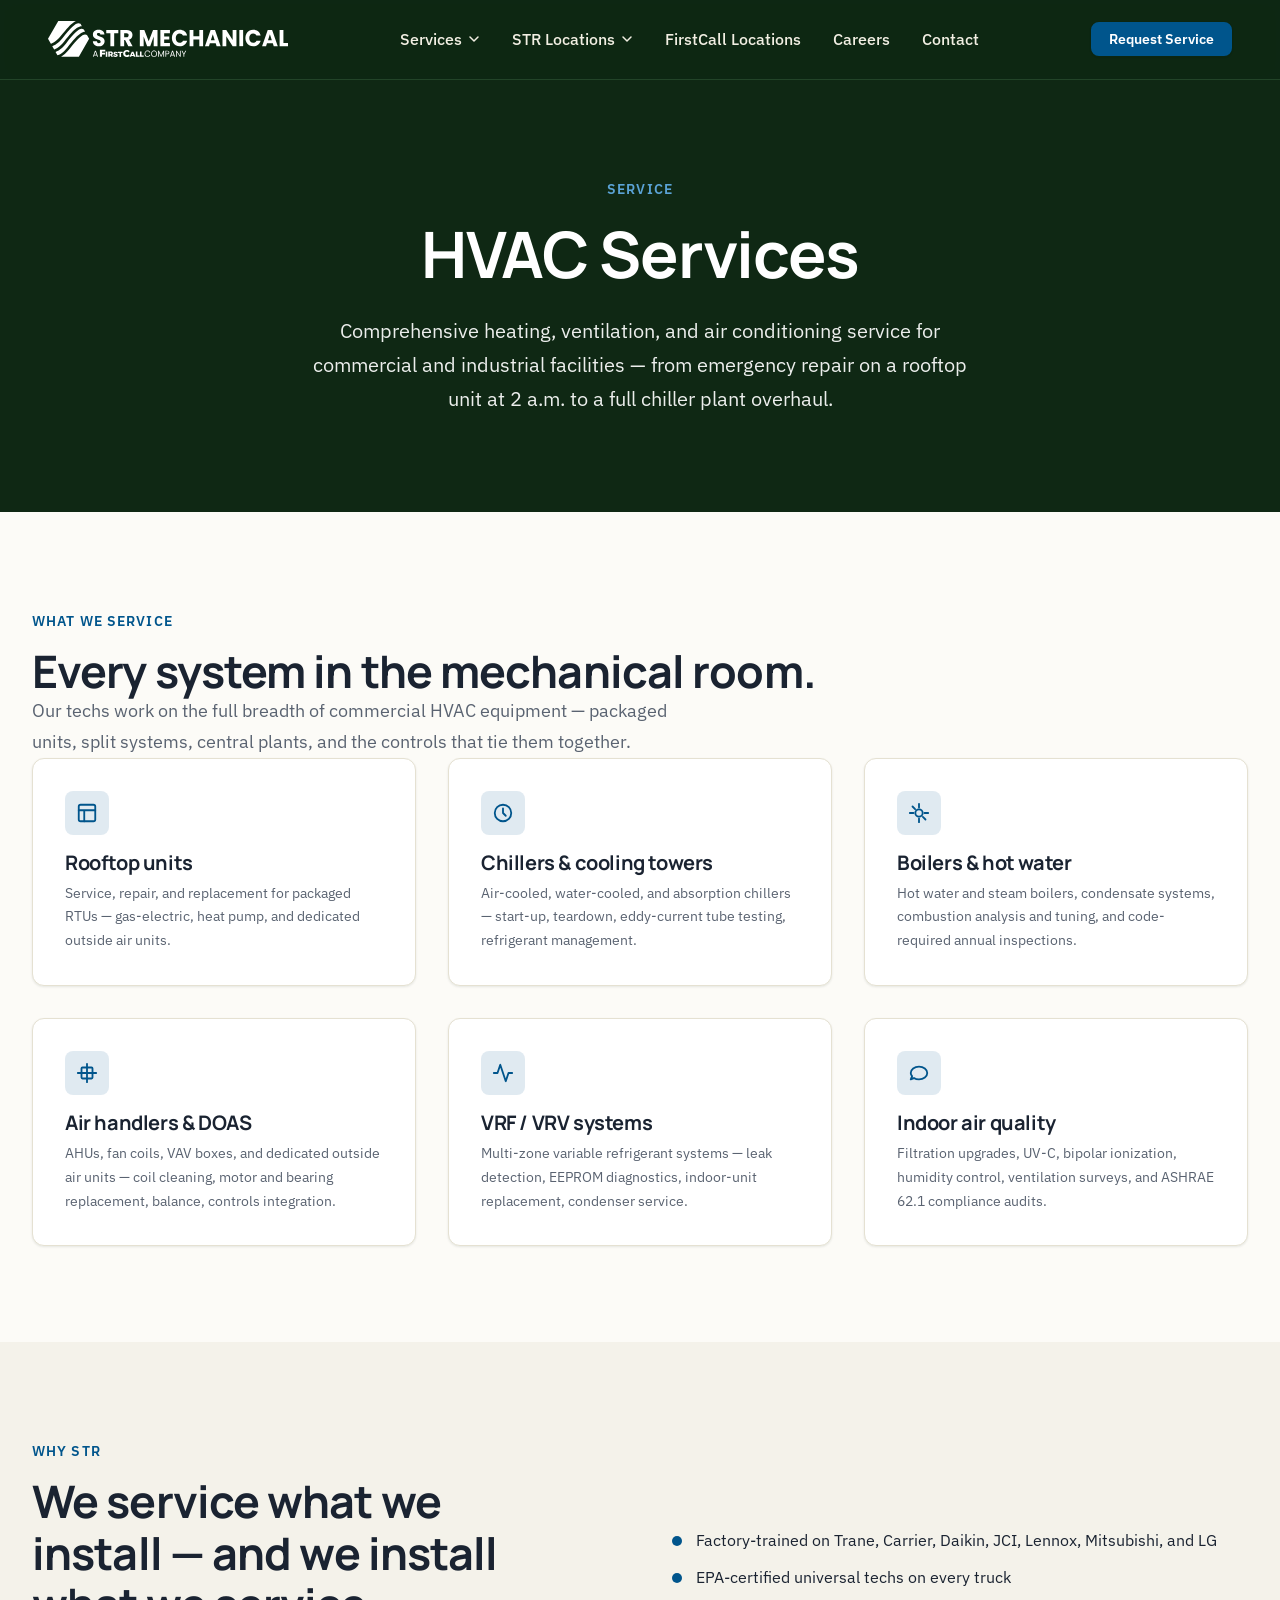
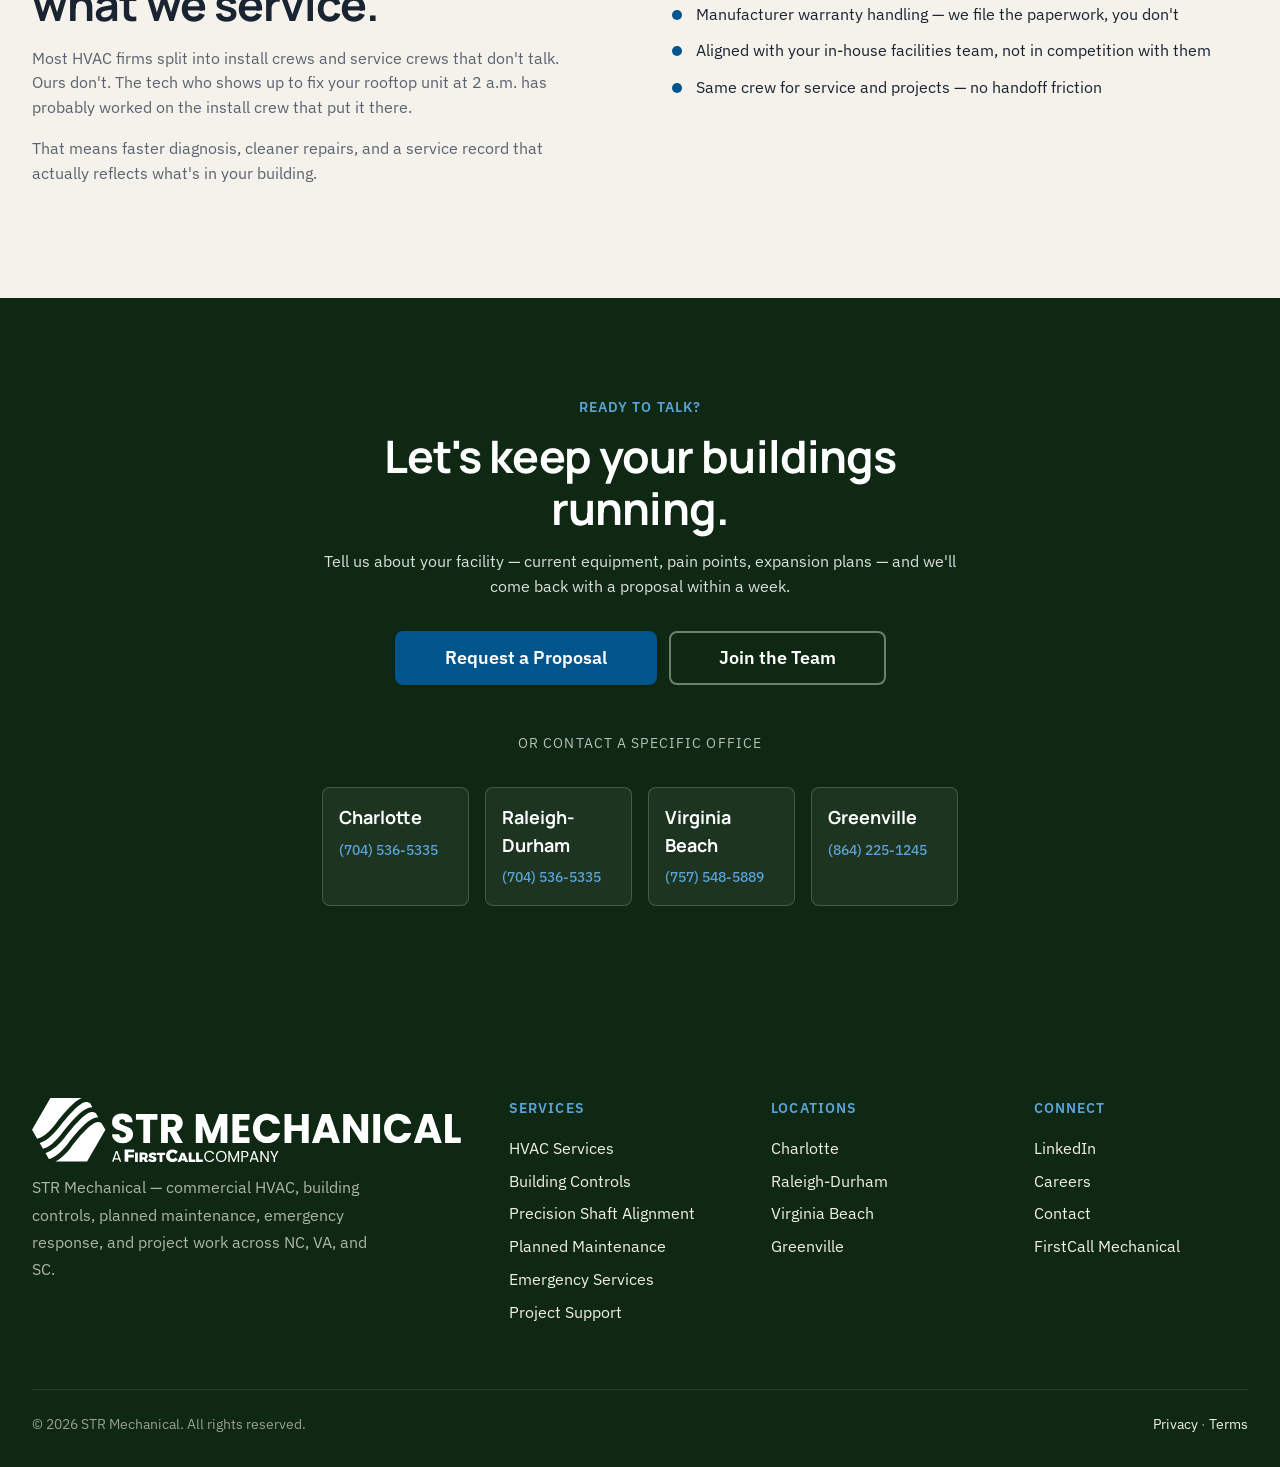
<file: services/hvac.html>
<!DOCTYPE html>
<!--
  ============================================================
  STR Service Page Template
  ============================================================

  Used to hydrate each per-service page under services/<slug>.html
  from services/<slug>/config.json. Mirrors the FirstCall Columbus
  service-page pattern: page-hero, feature-grid, info-grid (why),
  cta-band.

  Handlebars subset (same as branch.html):
    , , 

  Build directives (see scripts/build-branches.js for handlers):
    INLINE_CSS         tokens + base + components + service
    INLINE_LOGO_WHITE  shared/img/logos/str-hero.svg
    INLINE_BRANCH_JS   shared/js/site.js
  ============================================================
-->
<html lang="en">
<head>
  <meta charset="UTF-8" />
  <meta name="viewport" content="width=device-width, initial-scale=1.0" />
  <title>HVAC Services — STR Mechanical</title>
  <meta name="description" content="Commercial HVAC service from STR Mechanical — rooftop units, chillers, boilers, VRF, and air handlers across NC, VA, and SC." />
  <link rel="canonical" href="https://strmechanical.com/services/hvac" />
  <meta name="theme-color" content="#1A4120" />

  <!-- Favicons (generate .ico + PNG sizes from /favicon.svg via realfavicongenerator.net) -->
  <link rel="icon" type="image/svg+xml" href="/favicon.svg" />
  <link rel="icon" type="image/x-icon" href="/favicon.ico" />
  <link rel="apple-touch-icon" sizes="180x180" href="/apple-touch-icon.png" />
  <link rel="manifest" href="/site.webmanifest" />

  <!-- Open Graph -->
  <meta property="og:type" content="website" />
  <meta property="og:site_name" content="STR Mechanical" />
  <meta property="og:locale" content="en_US" />
  <meta property="og:title" content="HVAC Services — STR Mechanical" />
  <meta property="og:description" content="Commercial HVAC service from STR Mechanical — rooftop units, chillers, boilers, VRF, and air handlers across NC, VA, and SC." />
  <meta property="og:url" content="https://strmechanical.com/services/hvac" />
  <meta property="og:image" content="https://strmechanical.com/og-image.jpg" />
  <meta property="og:image:width" content="1200" />
  <meta property="og:image:height" content="630" />
  <meta property="og:image:alt" content="STR Mechanical — HVAC Services" />

  <!-- Twitter / X card -->
  <meta name="twitter:card" content="summary_large_image" />
  <meta name="twitter:title" content="HVAC Services — STR Mechanical" />
  <meta name="twitter:description" content="Commercial HVAC service from STR Mechanical — rooftop units, chillers, boilers, VRF, and air handlers across NC, VA, and SC." />
  <meta name="twitter:image" content="https://strmechanical.com/og-image.jpg" />

  <!-- Service JSON-LD — helps Google understand this is a service offering -->
  <script type="application/ld+json">
  {
    "@context": "https://schema.org",
    "@type": "Service",
    "name": "HVAC Services",
    "description": "Commercial HVAC service from STR Mechanical — rooftop units, chillers, boilers, VRF, and air handlers across NC, VA, and SC.",
    "url": "https://strmechanical.com/services/hvac",
    "provider": {
      "@type": "Organization",
      "name": "STR Mechanical",
      "url": "https://strmechanical.com"
    },
    "areaServed": [
      { "@type": "AdministrativeArea", "name": "North Carolina" },
      { "@type": "AdministrativeArea", "name": "South Carolina" },
      { "@type": "AdministrativeArea", "name": "Virginia" }
    ]
  }
  </script>

  <link rel="preconnect" href="https://fonts.googleapis.com" />
  <link rel="preconnect" href="https://fonts.gstatic.com" crossorigin />
  <link href="https://fonts.googleapis.com/css2?family=Manrope:wght@400;500;600;700;800&family=IBM+Plex+Sans:wght@300;400;500;600;700&display=swap" rel="stylesheet" />

  <style>
    /* ===== tokens.css ===== */
/* ============================================================
   STR Design Tokens — mirrors the Columbus, OH reference palette
   (Website Redesign/columbus.html inline TOKENS block).

   Cream/light theme with dark-green header + footer brackets and
   a deep-blue accent. Dark-text-on-cream content surface.
   ============================================================ */

:root {
  /* --------------------------------------------------------
     COLOR — Brand greens (FirstCall family)
     -------------------------------------------------------- */
  --color-primary:        #1A4120;
  --color-primary-dark:   #0F2814;
  --color-primary-mid:    #2D5F36;
  --color-primary-soft:   #4A7D52;

  /* Accent — deep brand blue */
  --color-accent:         #00558C;
  --color-accent-dark:    #003D66;
  --color-accent-light:   #5BA3D6;

  /* --------------------------------------------------------
     COLOR — Surfaces (cream-led, dark-bracket)
     -------------------------------------------------------- */
  --color-bg:             #FCFBF7;  /* page background — warm cream */
  --color-bg-soft:        #F4F2EA;  /* alt section bands */
  --color-bg-section:     #EDE9DC;  /* tinted bands */
  --color-bg-dark:        #0F2814;  /* deepest — footer, deep CTAs */
  --color-bg-card:        #FFFFFF;  /* lifted cards on cream */

  --color-text:           #1A2331;  /* near-black primary text */
  --color-text-muted:     #5A6371;  /* secondary copy */
  --color-text-light:     #8A93A1;  /* tertiary, meta */
  --color-text-on-dark:   #F2EFE3;  /* warm cream on dark surfaces */
  --color-text-on-primary:#FFFFFF;

  --color-border:         #E5E1D2;
  --color-border-strong:  #C9C7B7;
  --color-border-dark:    #0F2814;

  /* --------------------------------------------------------
     INDUSTRIES-GRID TIER TOKENS
     Used by the "Industries We Serve" hex grid + legend.
     -------------------------------------------------------- */
  --fc-tier-1:        #0B2E4F;   /* Specialty Focus — darkest navy */
  --fc-tier-2:        #1E5A8A;   /* Deep Expertise — mid navy */
  --fc-tier-3:        #A8C5DC;   /* Trusted Partner — light blue */
  --fc-text-light:    #FFFFFF;
  --fc-text-dark:     #0B2E4F;

  /* --------------------------------------------------------
     COLOR — Semantic
     -------------------------------------------------------- */
  --color-success:        #5BA3D6;
  --color-warning:        #B8861A;
  --color-danger:         #C0392B;
  --color-info:           #5BA3D6;

  /* --------------------------------------------------------
     TYPOGRAPHY
     Manrope (display/headings) + IBM Plex Sans (body)
     -------------------------------------------------------- */
  --font-display: "Manrope", system-ui, -apple-system, "Segoe UI", sans-serif;
  --font-body:    "IBM Plex Sans", system-ui, -apple-system, "Segoe UI", sans-serif;
  --font-mono:    "IBM Plex Mono", ui-monospace, "SF Mono", Menlo, monospace;

  --text-xs:    0.75rem;
  --text-sm:    0.875rem;
  --text-base:  1rem;
  --text-lg:    1.125rem;
  --text-xl:    1.25rem;
  --text-2xl:   1.5rem;
  --text-3xl:   1.875rem;
  --text-4xl:   2.25rem;
  --text-5xl:   3rem;
  --text-6xl:   3.75rem;
  --text-7xl:   4.5rem;

  --weight-regular:  400;
  --weight-medium:   500;
  --weight-semibold: 600;
  --weight-bold:     700;
  --weight-extrabold:800;

  --leading-tight:   1.15;
  --leading-snug:    1.3;
  --leading-normal:  1.55;
  --leading-relaxed: 1.7;

  --tracking-tight:  -0.02em;
  --tracking-normal: 0;
  --tracking-wide:   0.02em;
  --tracking-caps:   0.08em;

  /* --------------------------------------------------------
     SPACING — 4px base
     -------------------------------------------------------- */
  --space-1:   0.25rem;
  --space-2:   0.5rem;
  --space-3:   0.75rem;
  --space-4:   1rem;
  --space-5:   1.5rem;
  --space-6:   2rem;
  --space-7:   3rem;
  --space-8:   4rem;
  --space-9:   6rem;
  --space-10:  8rem;
  --space-11: 10rem;

  /* --------------------------------------------------------
     LAYOUT
     -------------------------------------------------------- */
  --container-sm:  640px;
  --container-md:  768px;
  --container-lg: 1024px;
  --container-xl: 1280px;
  --container-2xl: 1600px;
  --container-content: 1440px;

  --header-height: 80px;
  --header-height-mobile: 64px;
  --pad-x: clamp(1.25rem, 4vw, 3rem);

  /* --------------------------------------------------------
     RADII
     -------------------------------------------------------- */
  --radius-none: 0;
  --radius-sm:   4px;
  --radius-md:   8px;
  --radius-lg:   12px;
  --radius-xl:   16px;
  --radius-2xl:  24px;
  --radius-pill: 999px;

  /* --------------------------------------------------------
     SHADOWS
     -------------------------------------------------------- */
  --shadow-xs: 0 1px 2px rgba(15, 42, 31, 0.04);
  --shadow-sm: 0 1px 3px rgba(15, 42, 31, 0.06), 0 1px 2px rgba(15, 42, 31, 0.04);
  --shadow-md: 0 4px 12px rgba(15, 42, 31, 0.08), 0 2px 4px rgba(15, 42, 31, 0.04);
  --shadow-lg: 0 12px 32px rgba(15, 42, 31, 0.10), 0 4px 8px rgba(15, 42, 31, 0.04);
  --shadow-xl: 0 24px 48px rgba(15, 42, 31, 0.14), 0 8px 16px rgba(15, 42, 31, 0.06);

  /* --------------------------------------------------------
     MOTION
     -------------------------------------------------------- */
  --ease-out:     cubic-bezier(0.16, 1, 0.3, 1);
  --ease-in-out:  cubic-bezier(0.4, 0, 0.2, 1);
  --duration-fast:   150ms;
  --duration-base:   200ms;
  --duration-slow:   320ms;

  /* --------------------------------------------------------
     Z-INDEX
     -------------------------------------------------------- */
  --z-base:     1;
  --z-dropdown: 100;
  --z-sticky:   200;
  --z-header:   300;
  --z-overlay:  400;
  --z-modal:    500;
  --z-toast:    600;
}

/* Focus ring — applied via :focus-visible across the system. */
:root {
  --focus-ring: 0 0 0 3px rgba(0, 85, 140, 0.35);
}


/* ===== base.css ===== */
/* ============================================================
   FirstCall Base — resets, typography defaults, utilities
   Depends on tokens.css being loaded first.
   ============================================================ */

/* ---------- Modern reset ---------- */
*, *::before, *::after { box-sizing: border-box; }

* { margin: 0; }

html {
  -webkit-text-size-adjust: 100%;
  text-size-adjust: 100%;
  scroll-behavior: smooth;
}

body {
  min-height: 100vh;
  font-family: var(--font-body);
  font-size: var(--text-base);
  line-height: var(--leading-normal);
  color: var(--color-text);
  background: var(--color-bg);
  -webkit-font-smoothing: antialiased;
  -moz-osx-font-smoothing: grayscale;
  text-rendering: optimizeLegibility;
}

img, svg, video, canvas, picture {
  display: block;
  max-width: 100%;
  height: auto;
}

button, input, select, textarea {
  font: inherit;
  color: inherit;
}

button {
  background: none;
  border: none;
  cursor: pointer;
}

a {
  color: var(--color-primary-mid);
  text-decoration: none;
  transition: color var(--duration-base) var(--ease-out);
}

a:hover {
  color: var(--color-primary);
}

a:focus-visible,
button:focus-visible,
input:focus-visible,
select:focus-visible,
textarea:focus-visible,
[tabindex]:focus-visible {
  outline: none;
  box-shadow: var(--focus-ring);
  border-radius: var(--radius-sm);
}

ul, ol { padding-left: 1.25em; }
ul[role="list"], ol[role="list"] { list-style: none; padding: 0; }

/* ---------- Typography ---------- */

h1, h2, h3, h4, h5, h6 {
  font-family: var(--font-display);
  font-weight: var(--weight-bold);
  line-height: var(--leading-tight);
  letter-spacing: var(--tracking-tight);
  color: var(--color-text);
}

h1, .h1 {
  font-size: clamp(2.25rem, 4.5vw, var(--text-6xl));
  font-weight: var(--weight-bold);
}

h2, .h2 {
  font-size: clamp(1.875rem, 3.5vw, var(--text-5xl));
}

h3, .h3 {
  font-size: clamp(1.5rem, 2.5vw, var(--text-4xl));
}

h4, .h4 {
  font-size: var(--text-2xl);
  letter-spacing: var(--tracking-normal);
}

h5, .h5 {
  font-size: var(--text-xl);
  font-weight: var(--weight-semibold);
  letter-spacing: var(--tracking-normal);
}

h6, .h6 {
  font-size: var(--text-base);
  font-weight: var(--weight-semibold);
  text-transform: uppercase;
  letter-spacing: var(--tracking-caps);
  color: var(--color-text-muted);
}

p {
  line-height: var(--leading-normal);
  color: var(--color-text);
}

.lead {
  font-size: var(--text-lg);
  line-height: var(--leading-relaxed);
  color: var(--color-text-muted);
  max-width: 60ch;
}

.eyebrow {
  display: inline-block;
  font-family: var(--font-body);
  font-size: var(--text-sm);
  font-weight: var(--weight-semibold);
  text-transform: uppercase;
  letter-spacing: var(--tracking-caps);
  color: var(--color-accent);
  margin-bottom: var(--space-3);
}

small, .text-small { font-size: var(--text-sm); }
.text-xs { font-size: var(--text-xs); }
.text-muted { color: var(--color-text-muted); }
.text-light { color: var(--color-text-light); }

/* ---------- Layout utilities ---------- */

.container {
  width: 100%;
  max-width: var(--container-content);
  margin-inline: auto;
  padding-inline: var(--space-5);
}

.container-narrow {
  max-width: 800px;
  margin-inline: auto;
  padding-inline: var(--space-5);
}

.container-wide {
  width: 100%;
  max-width: var(--container-2xl);
  margin-inline: auto;
  padding-inline: var(--space-5);
}

@media (min-width: 768px) {
  .container, .container-narrow, .container-wide {
    padding-inline: var(--space-6);
  }
}

/* Section spacing */
.section {
  padding-block: var(--space-9);
}

.section-tight {
  padding-block: var(--space-7);
}

.section-loose {
  padding-block: var(--space-10);
}

@media (max-width: 767px) {
  .section { padding-block: var(--space-7); }
  .section-loose { padding-block: var(--space-8); }
}

.section--soft { background: var(--color-bg-soft); }
.section--tinted { background: var(--color-bg-section); }
.section--primary { background: var(--color-primary); color: var(--color-text-on-primary); }
.section--dark { background: var(--color-bg-dark); color: var(--color-text-on-dark); }

.section--primary h1, .section--primary h2, .section--primary h3,
.section--primary h4, .section--primary h5, .section--primary h6,
.section--dark h1, .section--dark h2, .section--dark h3,
.section--dark h4, .section--dark h5, .section--dark h6 {
  color: inherit;
}

.section--primary .eyebrow,
.section--dark .eyebrow {
  color: var(--color-accent-light);
}

/* Flex / grid helpers */
.stack > * + * { margin-top: var(--space-4); }
.stack-sm > * + * { margin-top: var(--space-2); }
.stack-lg > * + * { margin-top: var(--space-6); }
.stack-xl > * + * { margin-top: var(--space-7); }

.row {
  display: flex;
  flex-wrap: wrap;
  gap: var(--space-5);
}

.row--between { justify-content: space-between; }
.row--center  { align-items: center; }

.grid {
  display: grid;
  gap: var(--space-6);
}

.grid-2 { grid-template-columns: repeat(2, 1fr); }
.grid-3 { grid-template-columns: repeat(3, 1fr); }
.grid-4 { grid-template-columns: repeat(4, 1fr); }
.grid-6 { grid-template-columns: repeat(6, 1fr); }

@media (max-width: 1023px) {
  .grid-3, .grid-4 { grid-template-columns: repeat(2, 1fr); }
  .grid-6 { grid-template-columns: repeat(3, 1fr); }
}
@media (max-width: 639px) {
  .grid-2, .grid-3, .grid-4, .grid-6 { grid-template-columns: 1fr; }
}

/* Text alignment */
.text-center { text-align: center; }
.text-left   { text-align: left; }
.text-right  { text-align: right; }

/* Display */
.hidden { display: none !important; }

@media (max-width: 767px) {
  .hide-mobile { display: none !important; }
}
@media (min-width: 768px) {
  .show-mobile { display: none !important; }
}

/* Skip-to-content for accessibility */
.skip-link {
  position: absolute;
  top: -100px;
  left: var(--space-4);
  padding: var(--space-3) var(--space-5);
  background: var(--color-primary);
  color: var(--color-text-on-primary);
  border-radius: var(--radius-md);
  font-weight: var(--weight-semibold);
  z-index: var(--z-toast);
  transition: top var(--duration-base) var(--ease-out);
}

.skip-link:focus {
  top: var(--space-4);
}

/* Selection */
::selection {
  background: var(--color-accent);
  color: #fff;
}

/* Reduced motion */
@media (prefers-reduced-motion: reduce) {
  *, *::before, *::after {
    animation-duration: 0.01ms !important;
    animation-iteration-count: 1 !important;
    transition-duration: 0.01ms !important;
    scroll-behavior: auto !important;
  }
}


/* ===== components.css ===== */
/* ============================================================
   FirstCall Components — buttons, cards, forms, nav, footer,
   badges, callouts, photo strip, capabilities grid.
   Depends on tokens.css and base.css.
   ============================================================ */

/* ============================================================
   BUTTONS
   ============================================================ */

.btn {
  display: inline-flex;
  align-items: center;
  justify-content: center;
  gap: var(--space-2);
  padding: var(--space-3) var(--space-6);
  font-family: var(--font-body);
  font-size: var(--text-base);
  font-weight: var(--weight-semibold);
  letter-spacing: var(--tracking-normal);
  line-height: 1;
  border: 2px solid transparent;
  border-radius: var(--radius-md);
  cursor: pointer;
  text-decoration: none;
  transition:
    background-color var(--duration-base) var(--ease-out),
    border-color var(--duration-base) var(--ease-out),
    color var(--duration-base) var(--ease-out),
    transform var(--duration-fast) var(--ease-out),
    box-shadow var(--duration-base) var(--ease-out);
  white-space: nowrap;
}

.btn:active { transform: translateY(1px); }

.btn--primary {
  background: var(--color-accent);
  color: #fff;
  border-color: var(--color-accent);
  box-shadow: var(--shadow-sm);
}
.btn--primary:hover {
  background: var(--color-accent-dark);
  border-color: var(--color-accent-dark);
  color: #fff;
  box-shadow: var(--shadow-md);
}

.btn--secondary {
  background: var(--color-primary);
  color: #fff;
  border-color: var(--color-primary);
}
.btn--secondary:hover {
  background: var(--color-primary-dark);
  border-color: var(--color-primary-dark);
  color: #fff;
}

.btn--outline {
  background: transparent;
  color: var(--color-primary);
  border-color: var(--color-primary);
}
.btn--outline:hover {
  background: var(--color-primary);
  color: #fff;
}

.btn--ghost {
  background: transparent;
  color: var(--color-primary);
  border-color: transparent;
}
.btn--ghost:hover {
  background: var(--color-bg-section);
  color: var(--color-primary-dark);
}

.btn--on-dark {
  background: #fff;
  color: var(--color-primary);
  border-color: #fff;
}
.btn--on-dark:hover {
  background: var(--color-bg-section);
  color: var(--color-primary-dark);
}

.btn--outline-on-dark {
  background: transparent;
  color: #fff;
  border-color: rgba(255,255,255,0.4);
}
.btn--outline-on-dark:hover {
  background: rgba(255,255,255,0.1);
  border-color: #fff;
  color: #fff;
}

/* Size variants */
.btn--sm { padding: var(--space-2) var(--space-4); font-size: var(--text-sm); }
.btn--lg { padding: var(--space-4) var(--space-7); font-size: var(--text-lg); }
.btn--full { width: 100%; }

/* Inline-link arrow button (used a lot on ServiceLogic-style sites) */
.link-arrow {
  display: inline-flex;
  align-items: center;
  gap: var(--space-2);
  font-weight: var(--weight-semibold);
  color: var(--color-primary);
  text-decoration: none;
  transition: gap var(--duration-base) var(--ease-out), color var(--duration-base) var(--ease-out);
}

.link-arrow::after {
  content: "→";
  transition: transform var(--duration-base) var(--ease-out);
  font-weight: var(--weight-regular);
}

.link-arrow:hover {
  color: var(--color-accent);
  gap: var(--space-3);
}

.link-arrow:hover::after { transform: translateX(2px); }

.link-arrow--on-dark { color: var(--color-accent-light); }
.link-arrow--on-dark:hover { color: #fff; }

/* ============================================================
   CARDS
   ============================================================ */

.card {
  background: var(--color-bg);
  border: 1px solid var(--color-border);
  border-radius: var(--radius-lg);
  padding: var(--space-6);
  transition:
    border-color var(--duration-base) var(--ease-out),
    box-shadow var(--duration-base) var(--ease-out),
    transform var(--duration-base) var(--ease-out);
}

.card--hover:hover {
  border-color: var(--color-border-strong);
  box-shadow: var(--shadow-lg);
  transform: translateY(-2px);
}

.card--feature {
  display: flex;
  flex-direction: column;
  gap: var(--space-4);
}

.card--feature .card__icon {
  width: 56px;
  height: 56px;
  display: inline-flex;
  align-items: center;
  justify-content: center;
  background: var(--color-bg-section);
  color: var(--color-primary);
  border-radius: var(--radius-md);
}

.card--feature .card__icon svg { width: 28px; height: 28px; }

.card__title {
  font-family: var(--font-display);
  font-size: var(--text-xl);
  font-weight: var(--weight-bold);
  letter-spacing: var(--tracking-tight);
  color: var(--color-text);
}

.card__body {
  color: var(--color-text-muted);
  line-height: var(--leading-relaxed);
}

/* Branch quick-card (used on parent homepage) */
.branch-card {
  background: var(--color-bg);
  border: 1px solid var(--color-border);
  border-radius: var(--radius-lg);
  padding: var(--space-6);
  display: flex;
  flex-direction: column;
  gap: var(--space-3);
  transition:
    border-color var(--duration-base) var(--ease-out),
    box-shadow var(--duration-base) var(--ease-out),
    transform var(--duration-base) var(--ease-out);
}

.branch-card:hover {
  border-color: var(--color-primary-mid);
  box-shadow: var(--shadow-lg);
  transform: translateY(-2px);
}

.branch-card__location {
  font-family: var(--font-body);
  font-size: var(--text-sm);
  font-weight: var(--weight-semibold);
  text-transform: uppercase;
  letter-spacing: var(--tracking-caps);
  color: var(--color-accent);
}

.branch-card__name {
  font-family: var(--font-display);
  font-size: var(--text-2xl);
  font-weight: var(--weight-bold);
  letter-spacing: var(--tracking-tight);
}

.branch-card__phone {
  font-size: var(--text-lg);
  font-weight: var(--weight-medium);
  color: var(--color-text);
}

.branch-card__phone a { color: inherit; }
.branch-card__phone a:hover { color: var(--color-primary); }

/* ============================================================
   FORMS
   ============================================================ */

.form-field {
  display: flex;
  flex-direction: column;
  gap: var(--space-2);
  margin-bottom: var(--space-4);
}

.form-label {
  font-family: var(--font-body);
  font-size: var(--text-sm);
  font-weight: var(--weight-semibold);
  color: var(--color-text);
}

.form-label .required {
  color: var(--color-accent);
  margin-left: 2px;
}

.form-input,
.form-textarea,
.form-select {
  width: 100%;
  padding: var(--space-3) var(--space-4);
  font-family: var(--font-body);
  font-size: var(--text-base);
  color: var(--color-text);
  background: var(--color-bg);
  border: 1.5px solid var(--color-border);
  border-radius: var(--radius-md);
  transition: border-color var(--duration-base) var(--ease-out), background var(--duration-base) var(--ease-out);
}

.form-input:hover,
.form-textarea:hover,
.form-select:hover {
  border-color: var(--color-border-strong);
}

.form-input:focus,
.form-textarea:focus,
.form-select:focus {
  outline: none;
  border-color: var(--color-primary-mid);
  box-shadow: 0 0 0 3px rgba(0, 85, 140, 0.15);
}

.form-textarea {
  min-height: 140px;
  resize: vertical;
  line-height: var(--leading-normal);
}

.form-select {
  appearance: none;
  background-image: url("data:image/svg+xml;utf8,<svg xmlns='http://www.w3.org/2000/svg' viewBox='0 0 20 20' fill='%231A2421'><path d='M5 8l5 5 5-5z'/></svg>");
  background-repeat: no-repeat;
  background-position: right var(--space-4) center;
  background-size: 16px;
  padding-right: var(--space-7);
}

.form-help {
  font-size: var(--text-xs);
  color: var(--color-text-light);
}

.form-error {
  font-size: var(--text-xs);
  color: var(--color-danger);
  font-weight: var(--weight-medium);
}

.form-input--error,
.form-textarea--error,
.form-select--error {
  border-color: var(--color-danger);
}

/* Checkbox / radio */
.form-checkbox,
.form-radio {
  display: flex;
  gap: var(--space-3);
  align-items: flex-start;
  cursor: pointer;
  font-size: var(--text-sm);
}

.form-checkbox input,
.form-radio input {
  margin-top: 2px;
  accent-color: var(--color-primary);
  width: 18px;
  height: 18px;
}

/* ============================================================
   HEADER / NAV  (Columbus-style: dark green bar over cream page)
   ============================================================ */

.site-header {
  position: sticky;
  top: 0;
  z-index: var(--z-header);
  background: rgba(15, 40, 20, 0.92);
  backdrop-filter: saturate(180%) blur(10px);
  -webkit-backdrop-filter: saturate(180%) blur(10px);
  border-bottom: 1px solid rgba(74, 125, 82, 0.35);
  height: var(--header-height);
  display: flex;
  align-items: center;
  transition: box-shadow var(--duration-base) var(--ease-out), background var(--duration-base) var(--ease-out);
}

.site-header.is-scrolled {
  box-shadow: 0 1px 0 rgba(0,0,0,0.4), var(--shadow-sm);
  background: rgba(15, 40, 20, 0.97);
}

.site-header__inner {
  width: 100%;
  max-width: var(--container-2xl);
  margin-inline: auto;
  padding-inline: var(--pad-x);
  display: flex;
  align-items: center;
  justify-content: space-between;
  gap: var(--space-6);
}

.site-header__logo {
  display: inline-flex;
  align-items: center;
  gap: var(--space-3);
  text-decoration: none;
}

.site-header__logo svg {
  height: 36px;
  width: auto;
  display: block;
}

.site-header__tagline {
  font-family: var(--font-body);
  font-size: var(--text-xs);
  font-weight: var(--weight-semibold);
  text-transform: uppercase;
  letter-spacing: var(--tracking-caps);
  color: var(--color-accent-light);
  padding-left: var(--space-3);
  border-left: 1px solid rgba(242, 239, 227, 0.3);
}

@media (max-width: 767px) { .site-header__tagline { display: none; } }

.site-nav {
  display: flex;
  align-items: center;
  gap: var(--space-6);
}

.site-nav__link {
  font-family: var(--font-body);
  font-size: var(--text-base);
  font-weight: var(--weight-medium);
  color: var(--color-text-on-dark);
  text-decoration: none;
  padding: var(--space-2) 0;
  position: relative;
  transition: color var(--duration-base) var(--ease-out);
}

.site-nav__link::after {
  content: "";
  position: absolute;
  left: 0;
  bottom: -4px;
  width: 0;
  height: 2px;
  background: var(--color-accent-light);
  transition: width var(--duration-base) var(--ease-out);
}

.site-nav__link:hover { color: var(--color-accent-light); }

.site-nav__link:hover::after,
.site-nav__link[aria-current="page"]::after {
  width: 100%;
}

.site-nav__link[aria-current="page"] {
  color: var(--color-accent-light);
  font-weight: var(--weight-semibold);
}

/* Nav dropdowns (Services + STR Locations) */
.site-nav__dropdown-wrap { position: relative; }
.site-nav__dropdown-toggle {
  background: none;
  border: none;
  cursor: pointer;
  display: inline-flex;
  align-items: center;
  gap: 6px;
}
.site-nav__caret {
  width: 12px;
  height: 12px;
  transition: transform var(--duration-base) var(--ease-out);
}
.site-nav__dropdown-toggle[aria-expanded="true"] .site-nav__caret { transform: rotate(180deg); }
.site-nav__dropdown {
  position: absolute;
  top: calc(100% + 6px);
  left: -8px;
  min-width: 240px;
  background: rgba(15, 40, 20, 0.97);
  backdrop-filter: saturate(180%) blur(10px);
  -webkit-backdrop-filter: saturate(180%) blur(10px);
  border: 1px solid rgba(74, 125, 82, 0.35);
  border-radius: var(--radius-md);
  padding: var(--space-2);
  box-shadow: var(--shadow-lg);
  opacity: 0;
  pointer-events: none;
  transform: translateY(-4px);
  transition: opacity var(--duration-base) var(--ease-out), transform var(--duration-base) var(--ease-out);
  z-index: 1;
}
.site-nav__dropdown.is-open {
  opacity: 1;
  pointer-events: auto;
  transform: translateY(0);
}
.site-nav__dropdown-link {
  display: block;
  padding: var(--space-3) var(--space-3);
  color: var(--color-text-on-dark);
  border-radius: var(--radius-sm);
  font-size: var(--text-base);
  font-weight: var(--weight-medium);
  text-decoration: none;
  transition: background var(--duration-base) var(--ease-out), color var(--duration-base) var(--ease-out);
}
.site-nav__dropdown-link:hover,
.site-nav__dropdown-link:focus-visible {
  background: rgba(91, 163, 214, 0.15);
  color: var(--color-accent-light);
}
.site-nav__dropdown-link[aria-current="page"] {
  color: var(--color-accent-light);
  background: rgba(91, 163, 214, 0.1);
}

.site-header__cta {
  display: flex;
  align-items: center;
  gap: var(--space-3);
}

/* Mobile menu toggle */
.menu-toggle {
  display: none;
  width: 44px;
  height: 44px;
  align-items: center;
  justify-content: center;
  border-radius: var(--radius-md);
}

.menu-toggle:hover { background: rgba(242, 239, 227, 0.1); }

.menu-toggle__bars,
.menu-toggle__bars::before,
.menu-toggle__bars::after {
  display: block;
  width: 22px;
  height: 2px;
  background: var(--color-text-on-dark);
  position: relative;
  transition: transform var(--duration-base) var(--ease-out), top var(--duration-base) var(--ease-out);
}

.menu-toggle__bars::before,
.menu-toggle__bars::after {
  content: "";
  position: absolute;
  left: 0;
}

.menu-toggle__bars::before { top: -7px; }
.menu-toggle__bars::after  { top: 7px; }

@media (max-width: 1023px) {
  .menu-toggle { display: inline-flex; }
  .site-nav {
    position: fixed;
    top: var(--header-height);
    left: 0;
    right: 0;
    background: var(--color-primary-dark);
    flex-direction: column;
    align-items: stretch;
    padding: var(--space-5);
    border-bottom: 1px solid var(--color-border);
    box-shadow: var(--shadow-lg);
    transform: translateY(-120%);
    transition: transform var(--duration-slow) var(--ease-out);
    gap: 0;
  }
  .site-nav.is-open { transform: translateY(0); }
  .site-nav__link {
    padding-block: var(--space-4);
    border-bottom: 1px solid rgba(74, 125, 82, 0.4);
    font-size: var(--text-lg);
  }
  .site-nav__link:last-child { border-bottom: none; }
  .site-nav__link::after { display: none; }
  .site-header__cta .btn { display: none; }
  .hide-mobile { display: none !important; }

  /* Mobile dropdowns: full-width toggle + collapsible inline menu */
  .site-nav__dropdown-wrap { width: 100%; }
  .site-nav__dropdown-toggle {
    width: 100%;
    justify-content: space-between;
    padding-block: var(--space-4);
    border-bottom: 1px solid rgba(74, 125, 82, 0.4);
    font-size: var(--text-lg);
    color: var(--color-text-on-dark);
  }
  .site-nav__dropdown {
    position: static;
    opacity: 1;
    pointer-events: auto;
    transform: none;
    background: transparent;
    backdrop-filter: none;
    -webkit-backdrop-filter: none;
    border: none;
    border-radius: 0;
    box-shadow: none;
    padding: 0;
    min-width: 0;
    max-height: 0;
    overflow: hidden;
    transition: max-height var(--duration-slow) var(--ease-out);
  }
  .site-nav__dropdown.is-open { max-height: 400px; }
  .site-nav__dropdown-link {
    padding-block: var(--space-3);
    padding-left: var(--space-5);
    border-bottom: 1px solid rgba(74, 125, 82, 0.25);
    font-size: var(--text-base);
  }
}

/* ============================================================
   FOOTER
   ============================================================ */

.site-footer {
  background: var(--color-bg-dark);
  color: var(--color-text-on-dark);
  padding-block: var(--space-9) var(--space-6);
}

.site-footer a { color: var(--color-text-on-dark); text-decoration: none; }
.site-footer a:hover { color: var(--color-accent-light); }

.site-footer__grid {
  display: grid;
  grid-template-columns: 2fr 1fr 1fr 1fr;
  gap: var(--space-7);
  margin-bottom: var(--space-8);
}

@media (max-width: 1023px) {
  .site-footer__grid { grid-template-columns: 1fr 1fr; }
}
@media (max-width: 639px) {
  .site-footer__grid { grid-template-columns: 1fr; }
}

.site-footer__heading {
  font-family: var(--font-body);
  font-size: var(--text-sm);
  font-weight: var(--weight-semibold);
  text-transform: uppercase;
  letter-spacing: var(--tracking-caps);
  color: var(--color-accent-light);
  margin-bottom: var(--space-4);
}

.site-footer__list { list-style: none; padding: 0; display: flex; flex-direction: column; gap: var(--space-2); }
.site-footer__list a { font-size: var(--text-base); }

.site-footer__brand p {
  color: rgba(242, 239, 227, 0.7);
  max-width: 36ch;
  margin-top: var(--space-3);
  line-height: var(--leading-relaxed);
}

.site-footer__bottom {
  padding-top: var(--space-5);
  border-top: 1px solid rgba(255,255,255,0.1);
  display: flex;
  justify-content: space-between;
  flex-wrap: wrap;
  gap: var(--space-4);
  font-size: var(--text-sm);
  color: rgba(242, 239, 227, 0.6);
}

/* ============================================================
   BADGES / TAGS / CALLOUTS
   ============================================================ */

.badge {
  display: inline-flex;
  align-items: center;
  gap: var(--space-2);
  padding: var(--space-1) var(--space-3);
  font-size: var(--text-xs);
  font-weight: var(--weight-semibold);
  text-transform: uppercase;
  letter-spacing: var(--tracking-caps);
  border-radius: var(--radius-pill);
  background: var(--color-bg-section);
  color: var(--color-primary);
}

.badge--accent { background: var(--color-accent); color: #fff; }
.badge--primary { background: var(--color-primary); color: #fff; }
.badge--outline { background: transparent; border: 1.5px solid var(--color-border-strong); color: var(--color-text-muted); }

.callout {
  background: var(--color-bg-section);
  border-left: 4px solid var(--color-accent);
  padding: var(--space-5) var(--space-6);
  border-radius: var(--radius-md);
}

/* ============================================================
   PHOTO STRIP (horizontal scrolling row used on branch sites)
   ============================================================ */

.photo-strip {
  display: grid;
  grid-auto-flow: column;
  grid-auto-columns: minmax(280px, 1fr);
  gap: var(--space-4);
  overflow-x: auto;
  padding-bottom: var(--space-3);
  scroll-snap-type: x mandatory;
  scrollbar-width: thin;
}

.photo-strip__item {
  scroll-snap-align: start;
  aspect-ratio: 4 / 3;
  border-radius: var(--radius-lg);
  overflow: hidden;
  background: var(--color-bg-section);
}

.photo-strip__item img {
  width: 100%;
  height: 100%;
  object-fit: cover;
}

@media (min-width: 1024px) {
  .photo-strip {
    grid-auto-columns: minmax(0, 1fr);
    grid-auto-flow: row;
    grid-template-columns: repeat(4, 1fr);
    overflow: visible;
  }
}

/* ============================================================
   CAPABILITIES GRID (homepage + branch)
   ============================================================ */

.capabilities {
  display: grid;
  grid-template-columns: repeat(3, 1fr);
  gap: var(--space-5);
}

@media (max-width: 1023px) { .capabilities { grid-template-columns: repeat(2, 1fr); } }
@media (max-width: 639px)  { .capabilities { grid-template-columns: 1fr; } }

.capability {
  background: var(--color-bg);
  border: 1px solid var(--color-border);
  border-radius: var(--radius-lg);
  padding: var(--space-6);
  display: flex;
  flex-direction: column;
  gap: var(--space-3);
  transition:
    border-color var(--duration-base) var(--ease-out),
    box-shadow var(--duration-base) var(--ease-out),
    transform var(--duration-base) var(--ease-out);
}

.capability:hover {
  border-color: var(--color-primary-mid);
  box-shadow: var(--shadow-lg);
  transform: translateY(-2px);
}

.capability__icon {
  width: 56px;
  height: 56px;
  display: inline-flex;
  align-items: center;
  justify-content: center;
  background: var(--color-primary);
  color: #fff;
  border-radius: var(--radius-md);
}

.capability__icon svg { width: 28px; height: 28px; }

.capability__title {
  font-family: var(--font-display);
  font-size: var(--text-xl);
  font-weight: var(--weight-bold);
  letter-spacing: var(--tracking-tight);
}

.capability__body {
  color: var(--color-text-muted);
  line-height: var(--leading-relaxed);
  font-size: var(--text-base);
}

/* ============================================================
   HERO (parent + branch share this structural pattern)
   ============================================================ */

.hero {
  position: relative;
  padding-block: var(--space-10) var(--space-9);
  overflow: hidden;
}

.hero--with-photo {
  display: grid;
  grid-template-columns: 1fr 1fr;
  gap: var(--space-8);
  align-items: center;
}

@media (max-width: 1023px) {
  .hero--with-photo { grid-template-columns: 1fr; gap: var(--space-6); }
}

.hero__eyebrow {
  display: inline-block;
  font-size: var(--text-sm);
  font-weight: var(--weight-semibold);
  text-transform: uppercase;
  letter-spacing: var(--tracking-caps);
  color: var(--color-accent);
  margin-bottom: var(--space-4);
}

.hero__title {
  font-family: var(--font-display);
  font-size: clamp(2.5rem, 5vw, var(--text-7xl));
  font-weight: var(--weight-extrabold);
  line-height: var(--leading-tight);
  letter-spacing: var(--tracking-tight);
  margin-bottom: var(--space-5);
  max-width: 16ch;
}

.hero__lede {
  font-size: var(--text-xl);
  line-height: var(--leading-relaxed);
  color: var(--color-text-muted);
  max-width: 50ch;
  margin-bottom: var(--space-6);
}

.hero__cta {
  display: flex;
  flex-wrap: wrap;
  gap: var(--space-3);
}

.hero__photo {
  aspect-ratio: 5 / 4;
  border-radius: var(--radius-xl);
  overflow: hidden;
  background: var(--color-bg-section);
  box-shadow: var(--shadow-xl);
}

.hero__photo img {
  width: 100%; height: 100%; object-fit: cover;
}

/* ============================================================
   COLOR SWATCHES (used in styleguide only, but kept here so
   the swatch component is documented within the system)
   ============================================================ */

.swatch {
  display: flex;
  flex-direction: column;
  gap: var(--space-2);
}

.swatch__chip {
  height: 96px;
  border-radius: var(--radius-md);
  border: 1px solid var(--color-border);
}

.swatch__meta {
  font-size: var(--text-xs);
  color: var(--color-text-muted);
}

.swatch__meta strong {
  display: block;
  color: var(--color-text);
  font-size: var(--text-sm);
  font-weight: var(--weight-semibold);
}


/* ===== service.css ===== */
/* ============================================================
   shared/css/service.css

   Page-specific styles for per-service pages (the template at
   shared/templates/service.html). Inlined by
   scripts/build-branches.js when building service pages.

   Extracted from the FirstCall Columbus service-page reference
   (Website Redesign/columbus/planned-maintenance.html etc.) so
   STR's service pages match that visual structure exactly.
   ============================================================ */

/* ===== PAGE HERO (text-only, dark green band) ===== */
.page-hero {
  position: relative;
  padding-bottom: var(--space-9);
  padding-top: calc(var(--header-height) + var(--space-9));
  margin-top: calc(var(--header-height) * -1);
  background: var(--color-primary-dark);
  color: #fff;
  text-align: center;
}
@media (max-width: 767px) {
  .page-hero {
    padding-bottom: var(--space-7);
    padding-top: calc(var(--header-height) + var(--space-6));
  }
}
.page-hero__inner { max-width: 760px; margin-inline: auto; }
.page-hero__eyebrow {
  display: inline-block;
  font-size: var(--text-sm);
  font-weight: var(--weight-semibold);
  text-transform: uppercase;
  letter-spacing: var(--tracking-caps);
  color: var(--color-accent-light);
  margin-bottom: var(--space-4);
}
.page-hero__title {
  font-size: clamp(2.25rem, 5vw, 4rem);
  color: #fff;
  margin-bottom: var(--space-5);
}
.page-hero__lede {
  font-size: var(--text-xl);
  line-height: var(--leading-relaxed);
  color: rgba(255, 255, 255, 0.92);
  max-width: 56ch;
  margin-inline: auto;
}

/* ===== FEATURE CARDS (3-up grid of capability tiles) ===== */
.feature-grid {
  display: grid;
  grid-template-columns: repeat(3, 1fr);
  gap: var(--space-6);
}
@media (max-width: 1023px) { .feature-grid { grid-template-columns: repeat(2, 1fr); } }
@media (max-width: 639px)  { .feature-grid { grid-template-columns: 1fr; } }
.feature {
  background: var(--color-bg-card);
  padding: var(--space-6);
  border-radius: var(--radius-lg);
  border: 1px solid var(--color-border);
  box-shadow: var(--shadow-sm);
  transition: transform var(--duration-base) var(--ease-out),
              box-shadow var(--duration-base) var(--ease-out);
}
.feature:hover {
  transform: translateY(-3px);
  box-shadow: var(--shadow-md);
}
.feature__icon {
  width: 44px;
  height: 44px;
  border-radius: var(--radius-md);
  background: rgba(0, 85, 140, 0.12);
  color: var(--color-accent);
  display: flex;
  align-items: center;
  justify-content: center;
  margin-bottom: var(--space-4);
}
.feature__icon svg { width: 22px; height: 22px; }
.feature h3 {
  font-size: var(--text-xl);
  margin-bottom: var(--space-2);
}
.feature p {
  color: var(--color-text-muted);
  line-height: var(--leading-relaxed);
  font-size: var(--text-sm);
}

/* ===== TWO-COLUMN INFO BLOCK (why-it-matters band) ===== */
.info-grid {
  display: grid;
  grid-template-columns: 1fr 1fr;
  gap: var(--space-8);
  align-items: center;
}
@media (max-width: 1023px) { .info-grid { grid-template-columns: 1fr; gap: var(--space-6); } }
.info-grid h2 {
  margin-bottom: var(--space-4);
  max-width: 18ch;
}
.info-grid p {
  color: var(--color-text-muted);
  margin-bottom: var(--space-4);
  max-width: 56ch;
}
.info-grid ul { list-style: none; padding: 0; }
.info-grid li {
  padding-left: var(--space-5);
  position: relative;
  margin-bottom: var(--space-3);
  color: var(--color-text);
}
.info-grid li::before {
  content: "";
  position: absolute;
  left: 0;
  top: 8px;
  width: 10px;
  height: 10px;
  border-radius: 50%;
  background: var(--color-accent);
}

/* ===== CTA BAND (bottom dark green prompt) ===== */
.cta-band {
  background: var(--color-bg-dark);
  color: var(--color-text-on-dark);
  padding-block: var(--space-9);
  text-align: center;
}
.cta-band__inner { max-width: 700px; margin-inline: auto; }
.cta-band h2 {
  color: #fff;
  margin-bottom: var(--space-4);
}
.cta-band p {
  color: rgba(255, 255, 255, 0.85);
  margin-bottom: var(--space-6);
}
.cta-band__row {
  display: flex;
  justify-content: center;
  gap: var(--space-3);
  flex-wrap: wrap;
}

/* ===== "AT-YOUR-LOCATION" PICKER (4 STR offices at the bottom) ===== */
.location-picker {
  display: grid;
  grid-template-columns: repeat(4, 1fr);
  gap: var(--space-4);
  margin-top: var(--space-6);
}
@media (max-width: 1023px) { .location-picker { grid-template-columns: repeat(2, 1fr); } }
@media (max-width: 639px)  { .location-picker { grid-template-columns: 1fr; } }
.location-picker__item {
  background: rgba(255, 255, 255, 0.06);
  border: 1px solid rgba(255, 255, 255, 0.18);
  border-radius: var(--radius-md);
  padding: var(--space-4);
  color: var(--color-text-on-dark);
  text-decoration: none;
  text-align: left;
  display: flex;
  flex-direction: column;
  gap: var(--space-2);
  transition: background var(--duration-base) var(--ease-out),
              border-color var(--duration-base) var(--ease-out),
              transform var(--duration-base) var(--ease-out);
}
.location-picker__item:hover {
  background: rgba(91, 163, 214, 0.12);
  border-color: var(--color-accent-light);
  transform: translateY(-2px);
}
.location-picker__city {
  font-family: var(--font-display);
  font-weight: var(--weight-bold);
  font-size: var(--text-lg);
  color: #fff;
}
.location-picker__phone {
  font-size: var(--text-sm);
  color: var(--color-accent-light);
  font-weight: var(--weight-medium);
}

  </style>
</head>

<body>
  <a href="#main" class="skip-link">Skip to content</a>

  <!-- HEADER -->
  <header class="site-header" role="banner">
    <div class="site-header__inner">
      <a class="site-header__logo" href="../index.html" aria-label="STR Mechanical, home">
        <svg id="Layer_2" data-name="Layer 2" xmlns="http://www.w3.org/2000/svg" viewBox="0 0 1774.69 265.77">
  <defs>
    <style>
      .cls-1 {
        fill: #fff;
      }
    </style>
  </defs>
  <g id="Layer_1-2" data-name="Layer 1">
    <g>
      <path class="cls-1" d="M287.85,104.05c-3.91-2.26-8.55-4.31-14.07-4.31-21.66,0-57.15,33.24-115.09,107.77-25.43,31.06-46.07,47.02-62.08,55.5h131.18l75.93-131.51-15.85-27.46h-.02Z"/>
      <path class="cls-1" d="M143.16,195.12c43.25-55.65,73.03-87.43,96.5-102.98,12.39-8.21,23.52-12.2,34.06-12.2h.23l-9.54-16.52-.13-.08c-4.22-2.61-9.39-5.28-15.69-5.28-21.66,0-57.15,33.24-115.09,107.77-34.7,42.39-60.5,56.66-77.77,62.18l13.94,24.15c14.15-3.32,37.88-13.57,73.49-57.06v.02Z"/>
      <path class="cls-1" d="M109.57,123.87c-34.88,42.61-60.76,56.8-78.03,62.26l13.94,24.15c14.26-3.57,37.71-14.34,72.49-56.82,43.25-55.65,73.03-87.43,96.5-102.98,12.38-8.21,23.52-12.2,34.06-12.2.46,0,.93.04,1.39.05l-9.91-17.17c-4.16-2.54-9.21-5.06-15.34-5.06-21.66,0-57.15,33.24-115.09,107.77h-.01Z"/>
      <path class="cls-1" d="M94.05,111.49C137.3,55.84,167.08,24.06,190.54,8.51c5.58-3.7,10.91-6.5,16.04-8.51H75.93L0,131.51l21.29,36.87c14.23-3.5,37.76-14.14,72.76-56.89Z"/>
    </g>
    <g>
      <path class="cls-1" d="M353.45,182.76c-6.67-2.84-12.01-7.04-16-12.61s-6.1-12.27-6.32-20.11h29.86c.44,4.43,1.91,7.81,4.43,10.14,2.51,2.33,5.8,3.49,9.84,3.49s7.44-.99,9.85-2.98c2.4-1.99,3.61-4.74,3.61-8.27,0-2.95-.96-5.4-2.87-7.33-1.92-1.93-4.27-3.52-7.06-4.77s-6.76-2.67-11.9-4.26c-7.44-2.39-13.51-4.77-18.21-7.16-4.7-2.39-8.75-5.91-12.14-10.57s-5.09-10.74-5.09-18.24c0-11.13,3.88-19.86,11.65-26.16,7.77-6.31,17.89-9.46,30.35-9.46s22.91,3.15,30.68,9.46c7.76,6.31,11.92,15.08,12.47,26.33h-30.36c-.22-3.86-1.59-6.9-4.1-9.12-2.52-2.22-5.74-3.32-9.68-3.32-3.39,0-6.13.94-8.2,2.81-2.08,1.88-3.12,4.58-3.12,8.1,0,3.86,1.75,6.88,5.25,9.03,3.5,2.16,8.97,4.49,16.41,6.99,7.44,2.62,13.48,5.11,18.13,7.5s8.67,5.85,12.06,10.4c3.39,4.55,5.09,10.4,5.09,17.56s-1.67,13.01-5,18.58c-3.34,5.57-8.18,10-14.52,13.29-6.35,3.3-13.84,4.94-22.48,4.94s-15.97-1.42-22.64-4.26h.01Z"/>
      <path class="cls-1" d="M519.17,66.18v23.35h-30.52v96.3h-28.06v-96.3h-30.52v-23.35h89.1Z"/>
      <path class="cls-1" d="M593,185.83l-23.96-45.17h-6.73v45.17h-28.06v-119.65h47.09c9.08,0,16.82,1.65,23.22,4.94,6.4,3.3,11.18,7.81,14.36,13.55,3.17,5.74,4.76,12.13,4.76,19.18,0,7.95-2.16,15.06-6.48,21.31s-10.69,10.68-19.12,13.29l26.58,47.38h-31.67,0ZM562.32,120.04h17.39c5.14,0,9-1.3,11.57-3.92,2.57-2.61,3.86-6.31,3.86-11.08s-1.29-8.12-3.86-10.74c-2.57-2.61-6.43-3.92-11.57-3.92h-17.39s0,29.66,0,29.66Z"/>
      <path class="cls-1" d="M808.44,66.18v119.65h-28.06v-71.76l-25.76,71.76h-22.64l-25.92-71.93v71.93h-28.06v-119.65h33.14l32.32,82.84,32-82.84s32.98,0,32.98,0Z"/>
      <path class="cls-1" d="M857.66,89.53v24.2h37.57v22.5h-37.57v26.25h42.5v23.35h-70.55v-119.65h70.55v23.35h-42.5Z"/>
      <path class="cls-1" d="M921.98,94.22c4.92-9.26,11.79-16.47,20.59-21.65,8.8-5.17,18.79-7.76,29.94-7.76,13.67,0,25.38,3.75,35.11,11.25,9.73,7.5,16.24,17.73,19.53,30.68h-30.85c-2.3-5-5.55-8.8-9.76-11.42-4.21-2.61-9-3.92-14.36-3.92-8.64,0-15.64,3.13-21,9.37-5.36,6.25-8.04,14.6-8.04,25.06s2.68,18.81,8.04,25.05c5.36,6.25,12.36,9.37,21,9.37,5.36,0,10.15-1.3,14.36-3.92,4.21-2.61,7.47-6.42,9.76-11.42h30.85c-3.28,12.95-9.79,23.15-19.53,30.59-9.74,7.44-21.44,11.16-35.11,11.16-11.16,0-21.14-2.58-29.94-7.75-8.81-5.17-15.67-12.36-20.59-21.56-4.92-9.2-7.38-19.71-7.38-31.53s2.46-22.36,7.38-31.62v.02Z"/>
      <path class="cls-1" d="M1145.13,66.18v119.65h-28.06v-49.26h-43.65v49.26h-28.06v-119.65h28.06v46.87h43.65v-46.87s28.06,0,28.06,0Z"/>
      <path class="cls-1" d="M1237.99,164.7h-42.99l-6.89,21.13h-29.37l41.68-119.65h32.49l41.68,119.65h-29.7l-6.89-21.13h-.01ZM1230.78,142.2l-14.28-43.8-14.11,43.8h28.39Z"/>
      <path class="cls-1" d="M1391.25,185.83h-28.06l-46.93-73.8v73.8h-28.06v-119.65h28.06l46.93,74.14v-74.14h28.06v119.65h0Z"/>
      <path class="cls-1" d="M1440.63,66.18v119.65h-28.06v-119.65h28.06Z"/>
      <path class="cls-1" d="M1464.59,94.22c4.92-9.26,11.79-16.47,20.59-21.65,8.8-5.17,18.79-7.76,29.94-7.76,13.67,0,25.38,3.75,35.11,11.25s16.24,17.73,19.53,30.68h-30.85c-2.3-5-5.55-8.8-9.76-11.42-4.21-2.61-9-3.92-14.36-3.92-8.64,0-15.64,3.13-21,9.37-5.36,6.25-8.04,14.6-8.04,25.06s2.68,18.81,8.04,25.05c5.36,6.25,12.36,9.37,21,9.37,5.36,0,10.15-1.3,14.36-3.92,4.21-2.61,7.47-6.42,9.76-11.42h30.85c-3.28,12.95-9.79,23.15-19.53,30.59-9.74,7.44-21.44,11.16-35.11,11.16-11.16,0-21.14-2.58-29.94-7.75-8.81-5.17-15.67-12.36-20.59-21.56-4.92-9.2-7.38-19.71-7.38-31.53s2.46-22.36,7.38-31.62v.02Z"/>
      <path class="cls-1" d="M1659.68,164.7h-42.99l-6.89,21.13h-29.37l41.68-119.65h32.49l41.68,119.65h-29.7l-6.89-21.13h-.01ZM1652.46,142.2l-14.28-43.8-14.11,43.8h28.39Z"/>
      <path class="cls-1" d="M1737.94,163.33h36.75v22.5h-64.81v-119.65h28.06v97.15Z"/>
    </g>
    <g>
      <path class="cls-1" d="M398.44,224.75v10.22h22.77v11.68h-22.77v17.59h-15.18v-51.16h39.7v11.68h-24.52Z"/>
      <path class="cls-1" d="M426.43,264.54v-38.59h11.45v38.59h-11.45Z"/>
      <path class="cls-1" d="M462.39,254.08h-6.06v10.4h-11.45v-38.59h18c10.35,0,16.3,4.95,16.3,13.71,0,5.73-2.31,9.91-6.5,12.28l7.82,12.61h-12.99l-5.12-10.4h0ZM462.89,245.27c3.41,0,5.39-1.87,5.39-5.34s-1.98-5.23-5.39-5.23h-6.55v10.57h6.55Z"/>
      <path class="cls-1" d="M515.29,230.57l-4.24,8.81c-3.96-2.26-9.58-4.29-12.83-4.29-1.93,0-3.19.66-3.19,2.09,0,5.67,20.15,2.31,20.15,16.24,0,8.2-7.27,12.11-15.91,12.11-6.55,0-13.71-2.31-18.55-6.11l4.29-8.7c3.96,3.36,10.4,5.89,14.37,5.89,2.42,0,3.96-.83,3.96-2.59,0-5.84-20.15-2.15-20.15-15.74,0-7.43,6.33-12.17,15.97-12.17,5.89,0,11.95,1.76,16.13,4.46h0Z"/>
      <path class="cls-1" d="M539.39,235.54v29.45h-11.51v-29.45h-11.18v-9.14h33.91v9.14h-11.23.01Z"/>
      <path class="cls-1" d="M603.39,222.38l-8.8,10.41c-3.23-4.1-7.99-6.82-12.24-6.82-6.96,0-12.24,5.64-12.24,13.19s5.28,13.27,12.24,13.27c3.96,0,8.72-2.35,12.24-5.94l8.8,9.38c-5.57,6.01-14,9.9-21.77,9.9-15.61,0-27.12-11.29-27.12-26.46s11.73-26.02,27.63-26.02c7.77,0,16.05,3.52,21.26,9.09h0Z"/>
      <path class="cls-1" d="M616.17,258.67l-2.31,6.17h-11.78l16.46-38.59h11.78l15.91,38.59h-12.22l-2.26-6.17h-15.58ZM624.09,237.7l-4.73,12.61h9.36l-4.62-12.61h-.01Z"/>
      <path class="cls-1" d="M676.21,254.86v9.58h-27.64v-38.59h11.45v29.01h16.19Z"/>
      <path class="cls-1" d="M706.69,254.91v9.58h-27.64v-38.59h11.45v29.01h16.19Z"/>
      <path class="cls-1" d="M359.76,254.23h-19.09l-3.52,10.11h-6.03l15.82-45.2h6.59l15.76,45.2h-6.03l-3.52-10.11h.02ZM358.13,249.41l-7.91-22.96-7.91,22.96h15.82Z"/>
      <g>
        <path class="cls-1" d="M715.52,229.88c1.92-3.54,4.55-6.32,7.88-8.32s7.02-3,11.08-3c4.77,0,8.94,1.2,12.5,3.59s6.15,5.78,7.79,10.18h-6.84c-1.21-2.74-2.96-4.85-5.24-6.33-2.28-1.48-5.01-2.22-8.19-2.22s-5.8.74-8.23,2.22-4.33,3.58-5.71,6.29c-1.38,2.72-2.07,5.9-2.07,9.56s.69,6.77,2.07,9.49,3.29,4.82,5.71,6.29c2.43,1.48,5.17,2.22,8.23,2.22s5.91-.73,8.19-2.19,4.03-3.56,5.24-6.29h6.84c-1.63,4.35-4.23,7.71-7.79,10.08s-7.72,3.56-12.5,3.56c-4.06,0-7.76-.99-11.08-2.97-3.33-1.98-5.96-4.73-7.88-8.25-1.93-3.52-2.89-7.5-2.89-11.94s.96-8.43,2.89-11.97h0Z"/>
        <path class="cls-1" d="M771.97,262.1c-3.35-1.98-6-4.74-7.94-8.28-1.95-3.54-2.92-7.53-2.92-11.97s.97-8.43,2.92-11.97c1.95-3.54,4.59-6.3,7.94-8.28s7.05-2.97,11.12-2.97,7.83.99,11.18,2.97,5.99,4.73,7.91,8.25,2.89,7.52,2.89,12-.96,8.48-2.89,12c-1.93,3.52-4.56,6.27-7.91,8.25s-7.08,2.97-11.18,2.97-7.77-.99-11.12-2.97ZM791.34,257.7c2.45-1.48,4.37-3.59,5.78-6.33s2.1-5.91,2.1-9.52-.7-6.84-2.1-9.56c-1.4-2.72-3.32-4.82-5.75-6.29-2.43-1.48-5.19-2.22-8.29-2.22s-5.86.74-8.29,2.22-4.34,3.58-5.75,6.29c-1.4,2.72-2.1,5.9-2.1,9.56s.7,6.78,2.1,9.52c1.4,2.74,3.33,4.85,5.78,6.33s5.2,2.22,8.26,2.22,5.81-.74,8.26-2.22h0Z"/>
        <path class="cls-1" d="M857,219.47v45.14h-5.71v-33.66l-14.44,33.66h-4.02l-14.51-33.72v33.72h-5.71v-45.14h6.15l16.08,37.31,16.07-37.31h6.09Z"/>
        <path class="cls-1" d="M892.19,241.88c-2.49,2.5-6.29,3.75-11.4,3.75h-8.41v18.98h-5.71v-45.47h14.13c4.94,0,8.7,1.24,11.27,3.72s3.86,5.68,3.86,9.59-1.25,6.93-3.74,9.43ZM887.83,238.59c1.51-1.44,2.26-3.48,2.26-6.13,0-5.61-3.1-8.41-9.29-8.41h-8.41v16.7h8.41c3.18,0,5.53-.72,7.03-2.15h0Z"/>
        <path class="cls-1" d="M928.9,254.5h-19.09l-3.52,10.11h-6.03l15.82-45.2h6.59l15.76,45.2h-6.03l-3.52-10.11h.02ZM927.26,249.68l-7.91-22.96-7.91,22.96h15.82,0Z"/>
        <path class="cls-1" d="M979.76,264.61h-5.71l-22.98-36.2v36.2h-5.71v-45.53h5.71l22.98,36.14v-36.14h5.71v45.53Z"/>
        <path class="cls-1" d="M1020.14,219.15l-14.25,28.31v17.16h-5.71v-17.16l-14.32-28.31h6.34l10.8,23.03,10.8-23.03h6.34Z"/>
      </g>
    </g>
  </g>
</svg>
      </a>

      <nav class="site-nav" data-site-nav aria-label="Primary">
        <div class="site-nav__dropdown-wrap" data-dropdown>
          <button type="button" class="site-nav__link site-nav__dropdown-toggle"
                  aria-haspopup="true" aria-expanded="false" data-dropdown-toggle>
            Services
            <svg class="site-nav__caret" viewBox="0 0 12 12" aria-hidden="true"><path d="M2 4 L6 8 L10 4" stroke="currentColor" stroke-width="1.5" fill="none" stroke-linecap="round" stroke-linejoin="round"/></svg>
          </button>
          <div class="site-nav__dropdown" data-dropdown-menu>
            <a class="site-nav__dropdown-link" href="hvac.html">HVAC Services</a>
            <a class="site-nav__dropdown-link" href="building-controls.html">Building Controls</a>
            <a class="site-nav__dropdown-link" href="commercial-refrigeration.html">Commercial Refrigeration</a>
            <a class="site-nav__dropdown-link" href="shaft-alignment.html">Precision Shaft Alignment</a>
            <a class="site-nav__dropdown-link" href="planned-maintenance.html">Planned Maintenance</a>
            <a class="site-nav__dropdown-link" href="emergency.html">Emergency Services</a>
            <a class="site-nav__dropdown-link" href="project-support.html">Project Support</a>
          </div>
        </div>

        <div class="site-nav__dropdown-wrap" data-dropdown>
          <button type="button" class="site-nav__link site-nav__dropdown-toggle"
                  aria-haspopup="true" aria-expanded="false" data-dropdown-toggle>
            STR Locations
            <svg class="site-nav__caret" viewBox="0 0 12 12" aria-hidden="true"><path d="M2 4 L6 8 L10 4" stroke="currentColor" stroke-width="1.5" fill="none" stroke-linecap="round" stroke-linejoin="round"/></svg>
          </button>
          <div class="site-nav__dropdown" data-dropdown-menu>
            <a class="site-nav__dropdown-link" href="../charlotte.html">Charlotte</a>
            <a class="site-nav__dropdown-link" href="../raleigh-durham.html">Raleigh-Durham</a>
            <a class="site-nav__dropdown-link" href="../virginia-beach.html">Virginia Beach</a>
            <a class="site-nav__dropdown-link" href="../greenville.html">Greenville</a>
          </div>
        </div>

        <a class="site-nav__link" href="https://firstcallmechanical.com/locations.html" target="_blank" rel="noopener">FirstCall Locations</a>
        <a class="site-nav__link" href="https://firstcallmechanical.com/mechanical/careers" target="_blank" rel="noopener">Careers</a>
        <a class="site-nav__link" href="../index.html#contact">Contact</a>
      </nav>

      <div class="site-header__cta">
        <a class="btn btn--primary btn--sm hide-mobile" href="../index.html#contact">Request Service</a>
        <button class="menu-toggle" data-menu-toggle aria-label="Open menu" aria-expanded="false">
          <span class="menu-toggle__bars" aria-hidden="true"></span>
        </button>
      </div>
    </div>
  </header>

  <main id="main">

    <!-- 1. PAGE HERO -->
    <section class="page-hero">
      <div class="container">
        <div class="page-hero__inner">
          <span class="page-hero__eyebrow">Service</span>
          <h1 class="page-hero__title">HVAC Services</h1>
          <p class="page-hero__lede">Comprehensive heating, ventilation, and air conditioning service for commercial and industrial facilities — from emergency repair on a rooftop unit at 2 a.m. to a full chiller plant overhaul.</p>
        </div>
      </div>
    </section>

    <!-- 2. WHAT'S INCLUDED — feature grid -->
    <section class="section">
      <div class="container">
        <div class="section-head">
          <span class="eyebrow">What we service</span>
          <h2>Every system in the mechanical room.</h2>
          <p class="lead">Our techs work on the full breadth of commercial HVAC equipment — packaged units, split systems, central plants, and the controls that tie them together.</p>
        </div>
        <div class="feature-grid">
          
          <article class="feature">
            <span class="feature__icon" aria-hidden="true"><svg viewBox="0 0 24 24" fill="none" stroke="currentColor" stroke-width="2" stroke-linecap="round" stroke-linejoin="round"><rect x="3" y="3" width="18" height="18" rx="2"/><path d="M3 9h18M9 21V9"/></svg></span>
            <h3>Rooftop units</h3>
            <p>Service, repair, and replacement for packaged RTUs — gas-electric, heat pump, and dedicated outside air units.</p>
          </article>
          
          <article class="feature">
            <span class="feature__icon" aria-hidden="true"><svg viewBox="0 0 24 24" fill="none" stroke="currentColor" stroke-width="2" stroke-linecap="round" stroke-linejoin="round"><circle cx="12" cy="12" r="9"/><path d="M12 7v5l3 3"/></svg></span>
            <h3>Chillers & cooling towers</h3>
            <p>Air-cooled, water-cooled, and absorption chillers — start-up, teardown, eddy-current tube testing, refrigerant management.</p>
          </article>
          
          <article class="feature">
            <span class="feature__icon" aria-hidden="true"><svg viewBox="0 0 24 24" fill="none" stroke="currentColor" stroke-width="2" stroke-linecap="round" stroke-linejoin="round"><path d="M12 2v4M12 18v4M4.93 4.93l2.83 2.83M16.24 16.24l2.83 2.83M2 12h4M18 12h4"/><circle cx="12" cy="12" r="4"/></svg></span>
            <h3>Boilers & hot water</h3>
            <p>Hot water and steam boilers, condensate systems, combustion analysis and tuning, and code-required annual inspections.</p>
          </article>
          
          <article class="feature">
            <span class="feature__icon" aria-hidden="true"><svg viewBox="0 0 24 24" fill="none" stroke="currentColor" stroke-width="2" stroke-linecap="round" stroke-linejoin="round"><path d="M2 12h20M12 2v20"/><rect x="6" y="6" width="12" height="12" rx="1"/></svg></span>
            <h3>Air handlers & DOAS</h3>
            <p>AHUs, fan coils, VAV boxes, and dedicated outside air units — coil cleaning, motor and bearing replacement, balance, controls integration.</p>
          </article>
          
          <article class="feature">
            <span class="feature__icon" aria-hidden="true"><svg viewBox="0 0 24 24" fill="none" stroke="currentColor" stroke-width="2" stroke-linecap="round" stroke-linejoin="round"><polyline points="22 12 18 12 15 21 9 3 6 12 2 12"/></svg></span>
            <h3>VRF / VRV systems</h3>
            <p>Multi-zone variable refrigerant systems — leak detection, EEPROM diagnostics, indoor-unit replacement, condenser service.</p>
          </article>
          
          <article class="feature">
            <span class="feature__icon" aria-hidden="true"><svg viewBox="0 0 24 24" fill="none" stroke="currentColor" stroke-width="2" stroke-linecap="round" stroke-linejoin="round"><path d="M3 12c0-4 4-7 9-7s9 3 9 7-4 7-9 7c-2 0-4-.5-5.5-1.5L3 19l1.5-3.5C3.5 14.5 3 13.3 3 12z"/></svg></span>
            <h3>Indoor air quality</h3>
            <p>Filtration upgrades, UV-C, bipolar ionization, humidity control, ventilation surveys, and ASHRAE 62.1 compliance audits.</p>
          </article>
          
        </div>
      </div>
    </section>

    <!-- 3. WHY IT MATTERS — two-column info block -->
    <section class="section section--soft">
      <div class="container">
        <div class="info-grid">
          <div>
            <span class="eyebrow">Why STR</span>
            <h2>We service what we install — and we install what we service.</h2>
            
            <p>Most HVAC firms split into install crews and service crews that don't talk. Ours don't. The tech who shows up to fix your rooftop unit at 2 a.m. has probably worked on the install crew that put it there.</p>
            
            <p>That means faster diagnosis, cleaner repairs, and a service record that actually reflects what's in your building.</p>
            
          </div>
          <div>
            <ul>
              
              <li>Factory-trained on Trane, Carrier, Daikin, JCI, Lennox, Mitsubishi, and LG</li>
              
              <li>EPA-certified universal techs on every truck</li>
              
              <li>Manufacturer warranty handling — we file the paperwork, you don't</li>
              
              <li>Aligned with your in-house facilities team, not in competition with them</li>
              
              <li>Same crew for service and projects — no handoff friction</li>
              
            </ul>
          </div>
        </div>
      </div>
    </section>

    <!-- 4. CTA BAND with location picker -->
    <section class="cta-band">
      <div class="container cta-band__inner">
        <span class="eyebrow" style="color: var(--color-accent-light)">Ready to talk?</span>
        <h2>Let's keep your buildings running.</h2>
        <p>Tell us about your facility — current equipment, pain points, expansion plans — and we'll come back with a proposal within a week.</p>
        <div class="cta-band__row">
          <a class="btn btn--primary btn--lg" href="../index.html#contact">Request a Proposal</a>
          <a class="btn btn--lg" href="https://firstcallmechanical.com/mechanical/careers" target="_blank" rel="noopener" style="background:transparent;color:#fff;border-color:rgba(255,255,255,.4)">Join the Team</a>
        </div>

        <p style="margin-top: var(--space-7); color: rgba(255,255,255,.7); font-size: var(--text-sm); text-transform: uppercase; letter-spacing: var(--tracking-caps);">Or contact a specific office</p>
        <div class="location-picker">
          <a class="location-picker__item" href="../charlotte.html">
            <span class="location-picker__city">Charlotte</span>
            <span class="location-picker__phone">(704) 536-5335</span>
          </a>
          <a class="location-picker__item" href="../raleigh-durham.html">
            <span class="location-picker__city">Raleigh-Durham</span>
            <span class="location-picker__phone">(704) 536-5335</span>
          </a>
          <a class="location-picker__item" href="../virginia-beach.html">
            <span class="location-picker__city">Virginia Beach</span>
            <span class="location-picker__phone">(757) 548-5889</span>
          </a>
          <a class="location-picker__item" href="../greenville.html">
            <span class="location-picker__city">Greenville</span>
            <span class="location-picker__phone">(864) 225-1245</span>
          </a>
        </div>
      </div>
    </section>

  </main>

  <!-- FOOTER -->
  <footer class="site-footer" role="contentinfo">
    <div class="container">
      <div class="site-footer__grid">
        <div class="site-footer__brand">
          <svg id="Layer_2" data-name="Layer 2" xmlns="http://www.w3.org/2000/svg" viewBox="0 0 1774.69 265.77">
  <defs>
    <style>
      .cls-1 {
        fill: #fff;
      }
    </style>
  </defs>
  <g id="Layer_1-2" data-name="Layer 1">
    <g>
      <path class="cls-1" d="M287.85,104.05c-3.91-2.26-8.55-4.31-14.07-4.31-21.66,0-57.15,33.24-115.09,107.77-25.43,31.06-46.07,47.02-62.08,55.5h131.18l75.93-131.51-15.85-27.46h-.02Z"/>
      <path class="cls-1" d="M143.16,195.12c43.25-55.65,73.03-87.43,96.5-102.98,12.39-8.21,23.52-12.2,34.06-12.2h.23l-9.54-16.52-.13-.08c-4.22-2.61-9.39-5.28-15.69-5.28-21.66,0-57.15,33.24-115.09,107.77-34.7,42.39-60.5,56.66-77.77,62.18l13.94,24.15c14.15-3.32,37.88-13.57,73.49-57.06v.02Z"/>
      <path class="cls-1" d="M109.57,123.87c-34.88,42.61-60.76,56.8-78.03,62.26l13.94,24.15c14.26-3.57,37.71-14.34,72.49-56.82,43.25-55.65,73.03-87.43,96.5-102.98,12.38-8.21,23.52-12.2,34.06-12.2.46,0,.93.04,1.39.05l-9.91-17.17c-4.16-2.54-9.21-5.06-15.34-5.06-21.66,0-57.15,33.24-115.09,107.77h-.01Z"/>
      <path class="cls-1" d="M94.05,111.49C137.3,55.84,167.08,24.06,190.54,8.51c5.58-3.7,10.91-6.5,16.04-8.51H75.93L0,131.51l21.29,36.87c14.23-3.5,37.76-14.14,72.76-56.89Z"/>
    </g>
    <g>
      <path class="cls-1" d="M353.45,182.76c-6.67-2.84-12.01-7.04-16-12.61s-6.1-12.27-6.32-20.11h29.86c.44,4.43,1.91,7.81,4.43,10.14,2.51,2.33,5.8,3.49,9.84,3.49s7.44-.99,9.85-2.98c2.4-1.99,3.61-4.74,3.61-8.27,0-2.95-.96-5.4-2.87-7.33-1.92-1.93-4.27-3.52-7.06-4.77s-6.76-2.67-11.9-4.26c-7.44-2.39-13.51-4.77-18.21-7.16-4.7-2.39-8.75-5.91-12.14-10.57s-5.09-10.74-5.09-18.24c0-11.13,3.88-19.86,11.65-26.16,7.77-6.31,17.89-9.46,30.35-9.46s22.91,3.15,30.68,9.46c7.76,6.31,11.92,15.08,12.47,26.33h-30.36c-.22-3.86-1.59-6.9-4.1-9.12-2.52-2.22-5.74-3.32-9.68-3.32-3.39,0-6.13.94-8.2,2.81-2.08,1.88-3.12,4.58-3.12,8.1,0,3.86,1.75,6.88,5.25,9.03,3.5,2.16,8.97,4.49,16.41,6.99,7.44,2.62,13.48,5.11,18.13,7.5s8.67,5.85,12.06,10.4c3.39,4.55,5.09,10.4,5.09,17.56s-1.67,13.01-5,18.58c-3.34,5.57-8.18,10-14.52,13.29-6.35,3.3-13.84,4.94-22.48,4.94s-15.97-1.42-22.64-4.26h.01Z"/>
      <path class="cls-1" d="M519.17,66.18v23.35h-30.52v96.3h-28.06v-96.3h-30.52v-23.35h89.1Z"/>
      <path class="cls-1" d="M593,185.83l-23.96-45.17h-6.73v45.17h-28.06v-119.65h47.09c9.08,0,16.82,1.65,23.22,4.94,6.4,3.3,11.18,7.81,14.36,13.55,3.17,5.74,4.76,12.13,4.76,19.18,0,7.95-2.16,15.06-6.48,21.31s-10.69,10.68-19.12,13.29l26.58,47.38h-31.67,0ZM562.32,120.04h17.39c5.14,0,9-1.3,11.57-3.92,2.57-2.61,3.86-6.31,3.86-11.08s-1.29-8.12-3.86-10.74c-2.57-2.61-6.43-3.92-11.57-3.92h-17.39s0,29.66,0,29.66Z"/>
      <path class="cls-1" d="M808.44,66.18v119.65h-28.06v-71.76l-25.76,71.76h-22.64l-25.92-71.93v71.93h-28.06v-119.65h33.14l32.32,82.84,32-82.84s32.98,0,32.98,0Z"/>
      <path class="cls-1" d="M857.66,89.53v24.2h37.57v22.5h-37.57v26.25h42.5v23.35h-70.55v-119.65h70.55v23.35h-42.5Z"/>
      <path class="cls-1" d="M921.98,94.22c4.92-9.26,11.79-16.47,20.59-21.65,8.8-5.17,18.79-7.76,29.94-7.76,13.67,0,25.38,3.75,35.11,11.25,9.73,7.5,16.24,17.73,19.53,30.68h-30.85c-2.3-5-5.55-8.8-9.76-11.42-4.21-2.61-9-3.92-14.36-3.92-8.64,0-15.64,3.13-21,9.37-5.36,6.25-8.04,14.6-8.04,25.06s2.68,18.81,8.04,25.05c5.36,6.25,12.36,9.37,21,9.37,5.36,0,10.15-1.3,14.36-3.92,4.21-2.61,7.47-6.42,9.76-11.42h30.85c-3.28,12.95-9.79,23.15-19.53,30.59-9.74,7.44-21.44,11.16-35.11,11.16-11.16,0-21.14-2.58-29.94-7.75-8.81-5.17-15.67-12.36-20.59-21.56-4.92-9.2-7.38-19.71-7.38-31.53s2.46-22.36,7.38-31.62v.02Z"/>
      <path class="cls-1" d="M1145.13,66.18v119.65h-28.06v-49.26h-43.65v49.26h-28.06v-119.65h28.06v46.87h43.65v-46.87s28.06,0,28.06,0Z"/>
      <path class="cls-1" d="M1237.99,164.7h-42.99l-6.89,21.13h-29.37l41.68-119.65h32.49l41.68,119.65h-29.7l-6.89-21.13h-.01ZM1230.78,142.2l-14.28-43.8-14.11,43.8h28.39Z"/>
      <path class="cls-1" d="M1391.25,185.83h-28.06l-46.93-73.8v73.8h-28.06v-119.65h28.06l46.93,74.14v-74.14h28.06v119.65h0Z"/>
      <path class="cls-1" d="M1440.63,66.18v119.65h-28.06v-119.65h28.06Z"/>
      <path class="cls-1" d="M1464.59,94.22c4.92-9.26,11.79-16.47,20.59-21.65,8.8-5.17,18.79-7.76,29.94-7.76,13.67,0,25.38,3.75,35.11,11.25s16.24,17.73,19.53,30.68h-30.85c-2.3-5-5.55-8.8-9.76-11.42-4.21-2.61-9-3.92-14.36-3.92-8.64,0-15.64,3.13-21,9.37-5.36,6.25-8.04,14.6-8.04,25.06s2.68,18.81,8.04,25.05c5.36,6.25,12.36,9.37,21,9.37,5.36,0,10.15-1.3,14.36-3.92,4.21-2.61,7.47-6.42,9.76-11.42h30.85c-3.28,12.95-9.79,23.15-19.53,30.59-9.74,7.44-21.44,11.16-35.11,11.16-11.16,0-21.14-2.58-29.94-7.75-8.81-5.17-15.67-12.36-20.59-21.56-4.92-9.2-7.38-19.71-7.38-31.53s2.46-22.36,7.38-31.62v.02Z"/>
      <path class="cls-1" d="M1659.68,164.7h-42.99l-6.89,21.13h-29.37l41.68-119.65h32.49l41.68,119.65h-29.7l-6.89-21.13h-.01ZM1652.46,142.2l-14.28-43.8-14.11,43.8h28.39Z"/>
      <path class="cls-1" d="M1737.94,163.33h36.75v22.5h-64.81v-119.65h28.06v97.15Z"/>
    </g>
    <g>
      <path class="cls-1" d="M398.44,224.75v10.22h22.77v11.68h-22.77v17.59h-15.18v-51.16h39.7v11.68h-24.52Z"/>
      <path class="cls-1" d="M426.43,264.54v-38.59h11.45v38.59h-11.45Z"/>
      <path class="cls-1" d="M462.39,254.08h-6.06v10.4h-11.45v-38.59h18c10.35,0,16.3,4.95,16.3,13.71,0,5.73-2.31,9.91-6.5,12.28l7.82,12.61h-12.99l-5.12-10.4h0ZM462.89,245.27c3.41,0,5.39-1.87,5.39-5.34s-1.98-5.23-5.39-5.23h-6.55v10.57h6.55Z"/>
      <path class="cls-1" d="M515.29,230.57l-4.24,8.81c-3.96-2.26-9.58-4.29-12.83-4.29-1.93,0-3.19.66-3.19,2.09,0,5.67,20.15,2.31,20.15,16.24,0,8.2-7.27,12.11-15.91,12.11-6.55,0-13.71-2.31-18.55-6.11l4.29-8.7c3.96,3.36,10.4,5.89,14.37,5.89,2.42,0,3.96-.83,3.96-2.59,0-5.84-20.15-2.15-20.15-15.74,0-7.43,6.33-12.17,15.97-12.17,5.89,0,11.95,1.76,16.13,4.46h0Z"/>
      <path class="cls-1" d="M539.39,235.54v29.45h-11.51v-29.45h-11.18v-9.14h33.91v9.14h-11.23.01Z"/>
      <path class="cls-1" d="M603.39,222.38l-8.8,10.41c-3.23-4.1-7.99-6.82-12.24-6.82-6.96,0-12.24,5.64-12.24,13.19s5.28,13.27,12.24,13.27c3.96,0,8.72-2.35,12.24-5.94l8.8,9.38c-5.57,6.01-14,9.9-21.77,9.9-15.61,0-27.12-11.29-27.12-26.46s11.73-26.02,27.63-26.02c7.77,0,16.05,3.52,21.26,9.09h0Z"/>
      <path class="cls-1" d="M616.17,258.67l-2.31,6.17h-11.78l16.46-38.59h11.78l15.91,38.59h-12.22l-2.26-6.17h-15.58ZM624.09,237.7l-4.73,12.61h9.36l-4.62-12.61h-.01Z"/>
      <path class="cls-1" d="M676.21,254.86v9.58h-27.64v-38.59h11.45v29.01h16.19Z"/>
      <path class="cls-1" d="M706.69,254.91v9.58h-27.64v-38.59h11.45v29.01h16.19Z"/>
      <path class="cls-1" d="M359.76,254.23h-19.09l-3.52,10.11h-6.03l15.82-45.2h6.59l15.76,45.2h-6.03l-3.52-10.11h.02ZM358.13,249.41l-7.91-22.96-7.91,22.96h15.82Z"/>
      <g>
        <path class="cls-1" d="M715.52,229.88c1.92-3.54,4.55-6.32,7.88-8.32s7.02-3,11.08-3c4.77,0,8.94,1.2,12.5,3.59s6.15,5.78,7.79,10.18h-6.84c-1.21-2.74-2.96-4.85-5.24-6.33-2.28-1.48-5.01-2.22-8.19-2.22s-5.8.74-8.23,2.22-4.33,3.58-5.71,6.29c-1.38,2.72-2.07,5.9-2.07,9.56s.69,6.77,2.07,9.49,3.29,4.82,5.71,6.29c2.43,1.48,5.17,2.22,8.23,2.22s5.91-.73,8.19-2.19,4.03-3.56,5.24-6.29h6.84c-1.63,4.35-4.23,7.71-7.79,10.08s-7.72,3.56-12.5,3.56c-4.06,0-7.76-.99-11.08-2.97-3.33-1.98-5.96-4.73-7.88-8.25-1.93-3.52-2.89-7.5-2.89-11.94s.96-8.43,2.89-11.97h0Z"/>
        <path class="cls-1" d="M771.97,262.1c-3.35-1.98-6-4.74-7.94-8.28-1.95-3.54-2.92-7.53-2.92-11.97s.97-8.43,2.92-11.97c1.95-3.54,4.59-6.3,7.94-8.28s7.05-2.97,11.12-2.97,7.83.99,11.18,2.97,5.99,4.73,7.91,8.25,2.89,7.52,2.89,12-.96,8.48-2.89,12c-1.93,3.52-4.56,6.27-7.91,8.25s-7.08,2.97-11.18,2.97-7.77-.99-11.12-2.97ZM791.34,257.7c2.45-1.48,4.37-3.59,5.78-6.33s2.1-5.91,2.1-9.52-.7-6.84-2.1-9.56c-1.4-2.72-3.32-4.82-5.75-6.29-2.43-1.48-5.19-2.22-8.29-2.22s-5.86.74-8.29,2.22-4.34,3.58-5.75,6.29c-1.4,2.72-2.1,5.9-2.1,9.56s.7,6.78,2.1,9.52c1.4,2.74,3.33,4.85,5.78,6.33s5.2,2.22,8.26,2.22,5.81-.74,8.26-2.22h0Z"/>
        <path class="cls-1" d="M857,219.47v45.14h-5.71v-33.66l-14.44,33.66h-4.02l-14.51-33.72v33.72h-5.71v-45.14h6.15l16.08,37.31,16.07-37.31h6.09Z"/>
        <path class="cls-1" d="M892.19,241.88c-2.49,2.5-6.29,3.75-11.4,3.75h-8.41v18.98h-5.71v-45.47h14.13c4.94,0,8.7,1.24,11.27,3.72s3.86,5.68,3.86,9.59-1.25,6.93-3.74,9.43ZM887.83,238.59c1.51-1.44,2.26-3.48,2.26-6.13,0-5.61-3.1-8.41-9.29-8.41h-8.41v16.7h8.41c3.18,0,5.53-.72,7.03-2.15h0Z"/>
        <path class="cls-1" d="M928.9,254.5h-19.09l-3.52,10.11h-6.03l15.82-45.2h6.59l15.76,45.2h-6.03l-3.52-10.11h.02ZM927.26,249.68l-7.91-22.96-7.91,22.96h15.82,0Z"/>
        <path class="cls-1" d="M979.76,264.61h-5.71l-22.98-36.2v36.2h-5.71v-45.53h5.71l22.98,36.14v-36.14h5.71v45.53Z"/>
        <path class="cls-1" d="M1020.14,219.15l-14.25,28.31v17.16h-5.71v-17.16l-14.32-28.31h6.34l10.8,23.03,10.8-23.03h6.34Z"/>
      </g>
    </g>
  </g>
</svg>
          <p>STR Mechanical — commercial HVAC, building controls, planned maintenance, emergency response, and project work across NC, VA, and SC.</p>
        </div>
        <div>
          <div class="site-footer__heading">Services</div>
          <ul class="site-footer__list">
            <li><a href="hvac.html">HVAC Services</a></li>
            <li><a href="building-controls.html">Building Controls</a></li>
            <li><a href="shaft-alignment.html">Precision Shaft Alignment</a></li>
            <li><a href="planned-maintenance.html">Planned Maintenance</a></li>
            <li><a href="emergency.html">Emergency Services</a></li>
            <li><a href="project-support.html">Project Support</a></li>
          </ul>
        </div>
        <div>
          <div class="site-footer__heading">Locations</div>
          <ul class="site-footer__list">
            <li><a href="../charlotte.html">Charlotte</a></li>
            <li><a href="../raleigh-durham.html">Raleigh-Durham</a></li>
            <li><a href="../virginia-beach.html">Virginia Beach</a></li>
            <li><a href="../greenville.html">Greenville</a></li>
          </ul>
        </div>
        <div>
          <div class="site-footer__heading">Connect</div>
          <ul class="site-footer__list">
            <li><a href="https://www.linkedin.com/company/str-mechanical/" rel="noopener">LinkedIn</a></li>
            <li><a href="https://firstcallmechanical.com/mechanical/careers" target="_blank" rel="noopener">Careers</a></li>
            <li><a href="../index.html#contact">Contact</a></li>
            <li><a href="https://firstcallmechanical.com" target="_blank" rel="noopener">FirstCall Mechanical</a></li>
          </ul>
        </div>
      </div>
      <div class="site-footer__bottom">
        <span>&copy; 2026 STR Mechanical. All rights reserved.</span>
        <span><a href="#">Privacy</a> &middot; <a href="#">Terms</a></span>
      </div>
    </div>
  </footer>

  <script>
    /* ============================================================
   FirstCall site.js — shared interactions for every page.
   No framework, no dependencies. Defensive about missing nodes
   so individual pages can opt in by adding the markup.
   ============================================================ */
(function () {
  "use strict";

  /* ---------- Mobile nav toggle ---------- */
  function initMobileNav() {
    var toggle = document.querySelector("[data-menu-toggle]");
    var nav = document.querySelector("[data-site-nav]");
    if (!toggle || !nav) return;

    toggle.addEventListener("click", function () {
      var open = nav.classList.toggle("is-open");
      toggle.setAttribute("aria-expanded", open ? "true" : "false");
      document.body.style.overflow = open ? "hidden" : "";
    });

    // Close the menu when a nav link is followed.
    nav.querySelectorAll("a").forEach(function (link) {
      link.addEventListener("click", function () {
        nav.classList.remove("is-open");
        toggle.setAttribute("aria-expanded", "false");
        document.body.style.overflow = "";
      });
    });

    // Close on Escape.
    document.addEventListener("keydown", function (e) {
      if (e.key === "Escape" && nav.classList.contains("is-open")) {
        nav.classList.remove("is-open");
        toggle.setAttribute("aria-expanded", "false");
        document.body.style.overflow = "";
        toggle.focus();
      }
    });
  }

  /* ---------- Header shadow on scroll ---------- */
  function initHeaderScroll() {
    var header = document.querySelector(".site-header");
    if (!header) return;
    var ticking = false;

    function update() {
      if (window.scrollY > 8) {
        header.classList.add("is-scrolled");
      } else {
        header.classList.remove("is-scrolled");
      }
      ticking = false;
    }

    window.addEventListener("scroll", function () {
      if (!ticking) {
        window.requestAnimationFrame(update);
        ticking = true;
      }
    }, { passive: true });

    update();
  }

  /* ---------- Map preview pin popovers ---------- */
  function initMapPins() {
    var pins = document.querySelectorAll("[data-map-pin]");
    if (!pins.length) return;

    pins.forEach(function (pin) {
      pin.addEventListener("mouseenter", function () { pin.classList.add("is-active"); });
      pin.addEventListener("mouseleave", function () { pin.classList.remove("is-active"); });
      pin.addEventListener("focus",      function () { pin.classList.add("is-active"); });
      pin.addEventListener("blur",       function () { pin.classList.remove("is-active"); });
    });
  }

  /* ---------- Nav dropdowns (Services + STR Locations) ---------- */
  function initNavDropdown() {
    var dropdowns = document.querySelectorAll("[data-dropdown]");
    if (!dropdowns.length) return;

    function closeAll() {
      dropdowns.forEach(function (wrap) {
        var menu = wrap.querySelector("[data-dropdown-menu]");
        var toggle = wrap.querySelector("[data-dropdown-toggle]");
        if (menu) menu.classList.remove("is-open");
        if (toggle) toggle.setAttribute("aria-expanded", "false");
      });
    }

    dropdowns.forEach(function (wrap) {
      var toggle = wrap.querySelector("[data-dropdown-toggle]");
      var menu = wrap.querySelector("[data-dropdown-menu]");
      if (!toggle || !menu) return;
      toggle.addEventListener("click", function (e) {
        e.preventDefault();
        e.stopPropagation();
        var wasOpen = menu.classList.contains("is-open");
        closeAll();
        if (!wasOpen) {
          menu.classList.add("is-open");
          toggle.setAttribute("aria-expanded", "true");
        }
      });
    });

    document.addEventListener("click", function (e) {
      var inside = false;
      dropdowns.forEach(function (w) { if (w.contains(e.target)) inside = true; });
      if (!inside) closeAll();
    });
    document.addEventListener("keydown", function (e) {
      if (e.key === "Escape") closeAll();
    });
  }

  /* ---------- Industries honeycomb scroll-in ----------
     Hexes start with opacity:0 (set in branch.css). Reveal them in
     staggered sequence when the SVG enters the viewport. Observe the
     parent <svg>, not the inner <g> nodes — WebKit mobile does not
     fire IntersectionObserver reliably for SVG <g> children. */
  function initIndustries() {
    var svg = document.querySelector(".industries-honeycomb");
    if (!svg) return;
    var hexes = svg.querySelectorAll(".industry-hex");
    if (!hexes.length) return;

    function reveal() {
      hexes.forEach(function (h, idx) {
        setTimeout(function () { h.classList.add("is-visible"); }, idx * 70);
      });
    }

    var prefersReduced = window.matchMedia && window.matchMedia("(prefers-reduced-motion: reduce)").matches;
    if (prefersReduced || !("IntersectionObserver" in window)) {
      hexes.forEach(function (h) { h.classList.add("is-visible"); });
      return;
    }

    var obs = new IntersectionObserver(function (entries) {
      entries.forEach(function (entry) {
        if (!entry.isIntersecting) return;
        reveal();
        obs.unobserve(entry.target);
      });
    }, { threshold: 0.15 });
    obs.observe(svg);
  }

  /* ---------- Hero video (slow playback + loop at midpoint) ----------
     The Charlotte flyover pans one direction then returns; cut the
     loop at the midpoint so only the forward pan plays, then seamlessly
     restart. Slow playback rate for cinematic feel. */
  function initHeroVideo() {
    var v = document.querySelector("[data-hero-video]");
    if (!v) return;
    v.playbackRate = 0.7;

    var loopAt = null;
    v.addEventListener("loadedmetadata", function () {
      if (isFinite(v.duration) && v.duration > 0) {
        loopAt = v.duration / 2;
      }
    });
    v.addEventListener("timeupdate", function () {
      if (loopAt && v.currentTime >= loopAt) {
        v.currentTime = 0;
      }
    });

    // Browsers may block autoplay until user interaction — retry on first interaction.
    function kick() {
      v.play().catch(function () {});
      window.removeEventListener("scroll", kick);
      window.removeEventListener("touchstart", kick);
      window.removeEventListener("click", kick);
    }
    v.play().catch(function () {
      window.addEventListener("scroll", kick, { passive: true, once: true });
      window.addEventListener("touchstart", kick, { passive: true, once: true });
      window.addEventListener("click", kick, { once: true });
    });
  }

  /* ---------- Hero photo parallax (for image-based heroes) ----------
     Translates the .branch-hero__photo-wrap upward as the user scrolls
     past the hero. Combined with the Ken Burns CSS animation on the
     inner <img>, this gives a cinematic, scroll-driven motion for
     branches that don't have a flyover video. Disabled on
     prefers-reduced-motion. */
  function initHeroParallax() {
    var wrap = document.querySelector("[data-hero-parallax]");
    if (!wrap) return;

    if (window.matchMedia && window.matchMedia("(prefers-reduced-motion: reduce)").matches) return;

    var hero = wrap.closest(".branch-hero") || wrap.parentElement;
    if (!hero) return;

    var ticking = false;
    function update() {
      var rect = hero.getBoundingClientRect();
      if (rect.bottom > 0 && rect.top < window.innerHeight) {
        var offset = -rect.top * 0.35;
        wrap.style.transform = "translate3d(0, " + offset.toFixed(2) + "px, 0)";
      }
      ticking = false;
    }
    window.addEventListener("scroll", function () {
      if (!ticking) {
        window.requestAnimationFrame(update);
        ticking = true;
      }
    }, { passive: true });
    update();
  }

  /* ---------- Contact form: time-stamp + async submit ----------
     For any <form data-form-handler> on the page:
       1. Stamp the page-load time into the hidden _ts field. The worker's
          min-submit-time check rejects submissions where (now - _ts) < 3 s.
          Bots that POST directly to /api/contact never run this, so _ts
          stays empty and the worker silently drops them.
       2. Intercept submit, POST FormData to /api/contact.
       3. On success: replace the form with an inline "thanks" panel.
       4. On error: surface the message in [data-form-error] and re-enable
          the submit button. */
  function initContactForm() {
    var forms = document.querySelectorAll("form[data-form-handler]");
    if (!forms.length) return;

    forms.forEach(function (form) {
      var tsField = form.querySelector('input[name="_ts"]');
      if (tsField) tsField.value = String(Date.now());

      form.addEventListener("submit", function (e) {
        e.preventDefault();
        submitContactForm(form);
      });
    });
  }

  function submitContactForm(form) {
    var btn = form.querySelector('button[type="submit"], input[type="submit"]');
    var errBox = form.querySelector("[data-form-error]");
    var origLabel = btn ? (btn.tagName === "INPUT" ? btn.value : btn.textContent) : null;

    if (errBox) { errBox.hidden = true; errBox.textContent = ""; }
    if (btn) {
      btn.disabled = true;
      if (btn.tagName === "INPUT") btn.value = "Sending…";
      else btn.textContent = "Sending…";
    }

    fetch("/api/contact", {
      method: "POST",
      body: new FormData(form),
      headers: { "Accept": "application/json" },
    })
      .then(function (r) { return r.json().then(function (body) { return { ok: r.ok, body: body }; }); })
      .then(function (res) {
        if (res.ok && res.body && res.body.ok) {
          showContactFormSuccess(form);
        } else {
          var msg = (res.body && res.body.error) || "Submission failed. Please try again.";
          throw new Error(msg);
        }
      })
      .catch(function (err) {
        if (errBox) {
          errBox.textContent = "Sorry — we couldn't send your message. " + err.message;
          errBox.hidden = false;
        } else {
          alert("Sorry — we couldn't send your message. " + err.message);
        }
        if (btn) {
          btn.disabled = false;
          if (btn.tagName === "INPUT") btn.value = origLabel;
          else btn.textContent = origLabel;
        }
        // Reset the Turnstile widget so the user can retry.
        if (window.turnstile && typeof window.turnstile.reset === "function") {
          try { window.turnstile.reset(); } catch (_) { /* widget missing or already reset */ }
        }
      });
  }

  function showContactFormSuccess(form) {
    var panel = document.createElement("div");
    panel.setAttribute("role", "status");
    panel.setAttribute("aria-live", "polite");
    panel.style.cssText =
      "padding:40px 24px;background:#F4F2EA;border:1px solid #E5E1D2;border-radius:12px;text-align:center;color:#1a2331";
    panel.innerHTML =
      '<div style="font-family:Manrope,system-ui,sans-serif;font-size:1.5rem;font-weight:700;margin-bottom:8px">Thanks &mdash; we&rsquo;ll be in touch.</div>' +
      '<div style="color:#5a6371;font-size:1rem">Your message is on its way. We&rsquo;ll respond as soon as we can.</div>';
    form.replaceWith(panel);
    panel.scrollIntoView({ behavior: "smooth", block: "center" });
  }

  /* ---------- Boot ---------- */
  function boot() {
    initMobileNav();
    initHeaderScroll();
    initMapPins();
    initNavDropdown();
    initIndustries();
    initHeroVideo();
    initHeroParallax();
    initContactForm();
  }

  if (document.readyState === "loading") {
    document.addEventListener("DOMContentLoaded", boot);
  } else {
    boot();
  }
})();

  </script>
</body>
</html>
</file>
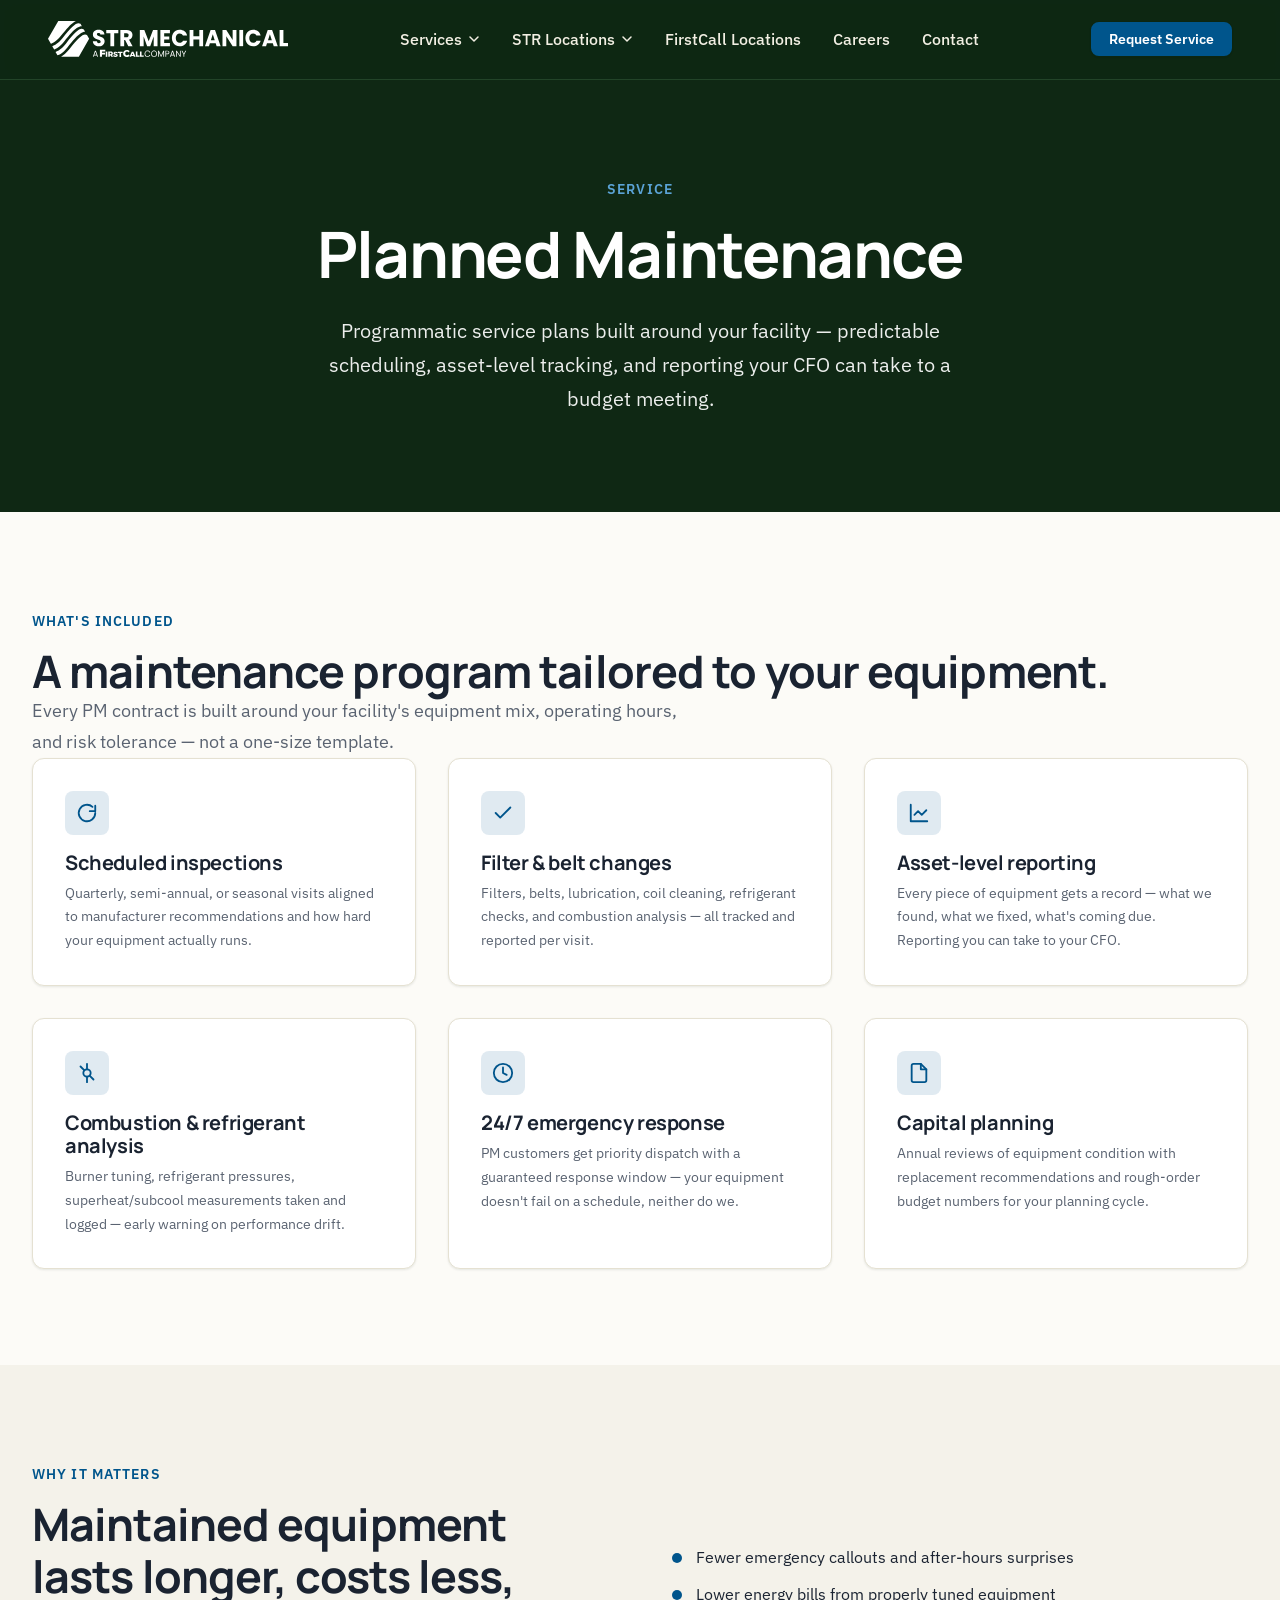
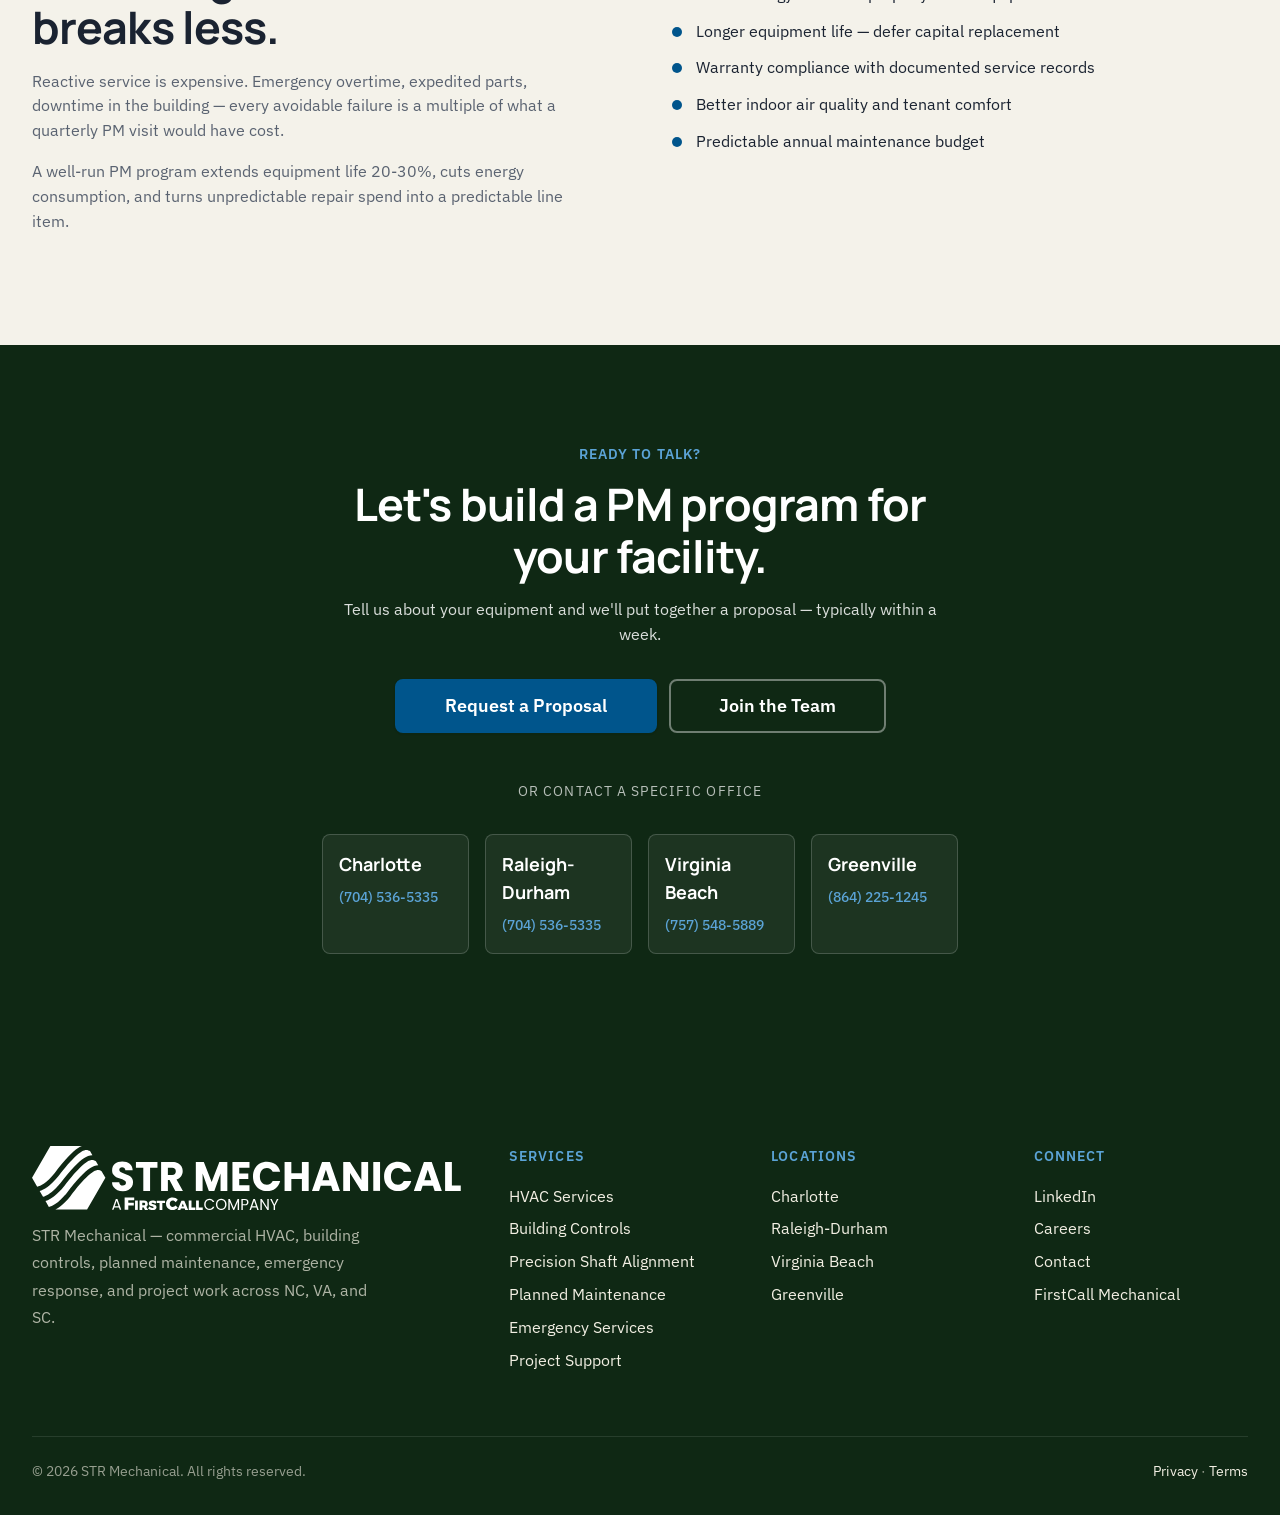
<file: services/planned-maintenance.html>
<!DOCTYPE html>
<!--
  ============================================================
  STR Service Page Template
  ============================================================

  Used to hydrate each per-service page under services/<slug>.html
  from services/<slug>/config.json. Mirrors the FirstCall Columbus
  service-page pattern: page-hero, feature-grid, info-grid (why),
  cta-band.

  Handlebars subset (same as branch.html):
    , , 

  Build directives (see scripts/build-branches.js for handlers):
    INLINE_CSS         tokens + base + components + service
    INLINE_LOGO_WHITE  shared/img/logos/str-hero.svg
    INLINE_BRANCH_JS   shared/js/site.js
  ============================================================
-->
<html lang="en">
<head>
  <meta charset="UTF-8" />
  <meta name="viewport" content="width=device-width, initial-scale=1.0" />
  <title>Planned Maintenance — STR Mechanical</title>
  <meta name="description" content="Planned maintenance programs from STR Mechanical — HVAC and building controls service contracts across NC, VA, and SC." />
  <link rel="canonical" href="https://strmechanical.com/services/planned-maintenance" />
  <meta name="theme-color" content="#1A4120" />

  <!-- Favicons (generate .ico + PNG sizes from /favicon.svg via realfavicongenerator.net) -->
  <link rel="icon" type="image/svg+xml" href="/favicon.svg" />
  <link rel="icon" type="image/x-icon" href="/favicon.ico" />
  <link rel="apple-touch-icon" sizes="180x180" href="/apple-touch-icon.png" />
  <link rel="manifest" href="/site.webmanifest" />

  <!-- Open Graph -->
  <meta property="og:type" content="website" />
  <meta property="og:site_name" content="STR Mechanical" />
  <meta property="og:locale" content="en_US" />
  <meta property="og:title" content="Planned Maintenance — STR Mechanical" />
  <meta property="og:description" content="Planned maintenance programs from STR Mechanical — HVAC and building controls service contracts across NC, VA, and SC." />
  <meta property="og:url" content="https://strmechanical.com/services/planned-maintenance" />
  <meta property="og:image" content="https://strmechanical.com/og-image.jpg" />
  <meta property="og:image:width" content="1200" />
  <meta property="og:image:height" content="630" />
  <meta property="og:image:alt" content="STR Mechanical — Planned Maintenance" />

  <!-- Twitter / X card -->
  <meta name="twitter:card" content="summary_large_image" />
  <meta name="twitter:title" content="Planned Maintenance — STR Mechanical" />
  <meta name="twitter:description" content="Planned maintenance programs from STR Mechanical — HVAC and building controls service contracts across NC, VA, and SC." />
  <meta name="twitter:image" content="https://strmechanical.com/og-image.jpg" />

  <!-- Service JSON-LD — helps Google understand this is a service offering -->
  <script type="application/ld+json">
  {
    "@context": "https://schema.org",
    "@type": "Service",
    "name": "Planned Maintenance",
    "description": "Planned maintenance programs from STR Mechanical — HVAC and building controls service contracts across NC, VA, and SC.",
    "url": "https://strmechanical.com/services/planned-maintenance",
    "provider": {
      "@type": "Organization",
      "name": "STR Mechanical",
      "url": "https://strmechanical.com"
    },
    "areaServed": [
      { "@type": "AdministrativeArea", "name": "North Carolina" },
      { "@type": "AdministrativeArea", "name": "South Carolina" },
      { "@type": "AdministrativeArea", "name": "Virginia" }
    ]
  }
  </script>

  <link rel="preconnect" href="https://fonts.googleapis.com" />
  <link rel="preconnect" href="https://fonts.gstatic.com" crossorigin />
  <link href="https://fonts.googleapis.com/css2?family=Manrope:wght@400;500;600;700;800&family=IBM+Plex+Sans:wght@300;400;500;600;700&display=swap" rel="stylesheet" />

  <style>
    /* ===== tokens.css ===== */
/* ============================================================
   STR Design Tokens — mirrors the Columbus, OH reference palette
   (Website Redesign/columbus.html inline TOKENS block).

   Cream/light theme with dark-green header + footer brackets and
   a deep-blue accent. Dark-text-on-cream content surface.
   ============================================================ */

:root {
  /* --------------------------------------------------------
     COLOR — Brand greens (FirstCall family)
     -------------------------------------------------------- */
  --color-primary:        #1A4120;
  --color-primary-dark:   #0F2814;
  --color-primary-mid:    #2D5F36;
  --color-primary-soft:   #4A7D52;

  /* Accent — deep brand blue */
  --color-accent:         #00558C;
  --color-accent-dark:    #003D66;
  --color-accent-light:   #5BA3D6;

  /* --------------------------------------------------------
     COLOR — Surfaces (cream-led, dark-bracket)
     -------------------------------------------------------- */
  --color-bg:             #FCFBF7;  /* page background — warm cream */
  --color-bg-soft:        #F4F2EA;  /* alt section bands */
  --color-bg-section:     #EDE9DC;  /* tinted bands */
  --color-bg-dark:        #0F2814;  /* deepest — footer, deep CTAs */
  --color-bg-card:        #FFFFFF;  /* lifted cards on cream */

  --color-text:           #1A2331;  /* near-black primary text */
  --color-text-muted:     #5A6371;  /* secondary copy */
  --color-text-light:     #8A93A1;  /* tertiary, meta */
  --color-text-on-dark:   #F2EFE3;  /* warm cream on dark surfaces */
  --color-text-on-primary:#FFFFFF;

  --color-border:         #E5E1D2;
  --color-border-strong:  #C9C7B7;
  --color-border-dark:    #0F2814;

  /* --------------------------------------------------------
     INDUSTRIES-GRID TIER TOKENS
     Used by the "Industries We Serve" hex grid + legend.
     -------------------------------------------------------- */
  --fc-tier-1:        #0B2E4F;   /* Specialty Focus — darkest navy */
  --fc-tier-2:        #1E5A8A;   /* Deep Expertise — mid navy */
  --fc-tier-3:        #A8C5DC;   /* Trusted Partner — light blue */
  --fc-text-light:    #FFFFFF;
  --fc-text-dark:     #0B2E4F;

  /* --------------------------------------------------------
     COLOR — Semantic
     -------------------------------------------------------- */
  --color-success:        #5BA3D6;
  --color-warning:        #B8861A;
  --color-danger:         #C0392B;
  --color-info:           #5BA3D6;

  /* --------------------------------------------------------
     TYPOGRAPHY
     Manrope (display/headings) + IBM Plex Sans (body)
     -------------------------------------------------------- */
  --font-display: "Manrope", system-ui, -apple-system, "Segoe UI", sans-serif;
  --font-body:    "IBM Plex Sans", system-ui, -apple-system, "Segoe UI", sans-serif;
  --font-mono:    "IBM Plex Mono", ui-monospace, "SF Mono", Menlo, monospace;

  --text-xs:    0.75rem;
  --text-sm:    0.875rem;
  --text-base:  1rem;
  --text-lg:    1.125rem;
  --text-xl:    1.25rem;
  --text-2xl:   1.5rem;
  --text-3xl:   1.875rem;
  --text-4xl:   2.25rem;
  --text-5xl:   3rem;
  --text-6xl:   3.75rem;
  --text-7xl:   4.5rem;

  --weight-regular:  400;
  --weight-medium:   500;
  --weight-semibold: 600;
  --weight-bold:     700;
  --weight-extrabold:800;

  --leading-tight:   1.15;
  --leading-snug:    1.3;
  --leading-normal:  1.55;
  --leading-relaxed: 1.7;

  --tracking-tight:  -0.02em;
  --tracking-normal: 0;
  --tracking-wide:   0.02em;
  --tracking-caps:   0.08em;

  /* --------------------------------------------------------
     SPACING — 4px base
     -------------------------------------------------------- */
  --space-1:   0.25rem;
  --space-2:   0.5rem;
  --space-3:   0.75rem;
  --space-4:   1rem;
  --space-5:   1.5rem;
  --space-6:   2rem;
  --space-7:   3rem;
  --space-8:   4rem;
  --space-9:   6rem;
  --space-10:  8rem;
  --space-11: 10rem;

  /* --------------------------------------------------------
     LAYOUT
     -------------------------------------------------------- */
  --container-sm:  640px;
  --container-md:  768px;
  --container-lg: 1024px;
  --container-xl: 1280px;
  --container-2xl: 1600px;
  --container-content: 1440px;

  --header-height: 80px;
  --header-height-mobile: 64px;
  --pad-x: clamp(1.25rem, 4vw, 3rem);

  /* --------------------------------------------------------
     RADII
     -------------------------------------------------------- */
  --radius-none: 0;
  --radius-sm:   4px;
  --radius-md:   8px;
  --radius-lg:   12px;
  --radius-xl:   16px;
  --radius-2xl:  24px;
  --radius-pill: 999px;

  /* --------------------------------------------------------
     SHADOWS
     -------------------------------------------------------- */
  --shadow-xs: 0 1px 2px rgba(15, 42, 31, 0.04);
  --shadow-sm: 0 1px 3px rgba(15, 42, 31, 0.06), 0 1px 2px rgba(15, 42, 31, 0.04);
  --shadow-md: 0 4px 12px rgba(15, 42, 31, 0.08), 0 2px 4px rgba(15, 42, 31, 0.04);
  --shadow-lg: 0 12px 32px rgba(15, 42, 31, 0.10), 0 4px 8px rgba(15, 42, 31, 0.04);
  --shadow-xl: 0 24px 48px rgba(15, 42, 31, 0.14), 0 8px 16px rgba(15, 42, 31, 0.06);

  /* --------------------------------------------------------
     MOTION
     -------------------------------------------------------- */
  --ease-out:     cubic-bezier(0.16, 1, 0.3, 1);
  --ease-in-out:  cubic-bezier(0.4, 0, 0.2, 1);
  --duration-fast:   150ms;
  --duration-base:   200ms;
  --duration-slow:   320ms;

  /* --------------------------------------------------------
     Z-INDEX
     -------------------------------------------------------- */
  --z-base:     1;
  --z-dropdown: 100;
  --z-sticky:   200;
  --z-header:   300;
  --z-overlay:  400;
  --z-modal:    500;
  --z-toast:    600;
}

/* Focus ring — applied via :focus-visible across the system. */
:root {
  --focus-ring: 0 0 0 3px rgba(0, 85, 140, 0.35);
}


/* ===== base.css ===== */
/* ============================================================
   FirstCall Base — resets, typography defaults, utilities
   Depends on tokens.css being loaded first.
   ============================================================ */

/* ---------- Modern reset ---------- */
*, *::before, *::after { box-sizing: border-box; }

* { margin: 0; }

html {
  -webkit-text-size-adjust: 100%;
  text-size-adjust: 100%;
  scroll-behavior: smooth;
}

body {
  min-height: 100vh;
  font-family: var(--font-body);
  font-size: var(--text-base);
  line-height: var(--leading-normal);
  color: var(--color-text);
  background: var(--color-bg);
  -webkit-font-smoothing: antialiased;
  -moz-osx-font-smoothing: grayscale;
  text-rendering: optimizeLegibility;
}

img, svg, video, canvas, picture {
  display: block;
  max-width: 100%;
  height: auto;
}

button, input, select, textarea {
  font: inherit;
  color: inherit;
}

button {
  background: none;
  border: none;
  cursor: pointer;
}

a {
  color: var(--color-primary-mid);
  text-decoration: none;
  transition: color var(--duration-base) var(--ease-out);
}

a:hover {
  color: var(--color-primary);
}

a:focus-visible,
button:focus-visible,
input:focus-visible,
select:focus-visible,
textarea:focus-visible,
[tabindex]:focus-visible {
  outline: none;
  box-shadow: var(--focus-ring);
  border-radius: var(--radius-sm);
}

ul, ol { padding-left: 1.25em; }
ul[role="list"], ol[role="list"] { list-style: none; padding: 0; }

/* ---------- Typography ---------- */

h1, h2, h3, h4, h5, h6 {
  font-family: var(--font-display);
  font-weight: var(--weight-bold);
  line-height: var(--leading-tight);
  letter-spacing: var(--tracking-tight);
  color: var(--color-text);
}

h1, .h1 {
  font-size: clamp(2.25rem, 4.5vw, var(--text-6xl));
  font-weight: var(--weight-bold);
}

h2, .h2 {
  font-size: clamp(1.875rem, 3.5vw, var(--text-5xl));
}

h3, .h3 {
  font-size: clamp(1.5rem, 2.5vw, var(--text-4xl));
}

h4, .h4 {
  font-size: var(--text-2xl);
  letter-spacing: var(--tracking-normal);
}

h5, .h5 {
  font-size: var(--text-xl);
  font-weight: var(--weight-semibold);
  letter-spacing: var(--tracking-normal);
}

h6, .h6 {
  font-size: var(--text-base);
  font-weight: var(--weight-semibold);
  text-transform: uppercase;
  letter-spacing: var(--tracking-caps);
  color: var(--color-text-muted);
}

p {
  line-height: var(--leading-normal);
  color: var(--color-text);
}

.lead {
  font-size: var(--text-lg);
  line-height: var(--leading-relaxed);
  color: var(--color-text-muted);
  max-width: 60ch;
}

.eyebrow {
  display: inline-block;
  font-family: var(--font-body);
  font-size: var(--text-sm);
  font-weight: var(--weight-semibold);
  text-transform: uppercase;
  letter-spacing: var(--tracking-caps);
  color: var(--color-accent);
  margin-bottom: var(--space-3);
}

small, .text-small { font-size: var(--text-sm); }
.text-xs { font-size: var(--text-xs); }
.text-muted { color: var(--color-text-muted); }
.text-light { color: var(--color-text-light); }

/* ---------- Layout utilities ---------- */

.container {
  width: 100%;
  max-width: var(--container-content);
  margin-inline: auto;
  padding-inline: var(--space-5);
}

.container-narrow {
  max-width: 800px;
  margin-inline: auto;
  padding-inline: var(--space-5);
}

.container-wide {
  width: 100%;
  max-width: var(--container-2xl);
  margin-inline: auto;
  padding-inline: var(--space-5);
}

@media (min-width: 768px) {
  .container, .container-narrow, .container-wide {
    padding-inline: var(--space-6);
  }
}

/* Section spacing */
.section {
  padding-block: var(--space-9);
}

.section-tight {
  padding-block: var(--space-7);
}

.section-loose {
  padding-block: var(--space-10);
}

@media (max-width: 767px) {
  .section { padding-block: var(--space-7); }
  .section-loose { padding-block: var(--space-8); }
}

.section--soft { background: var(--color-bg-soft); }
.section--tinted { background: var(--color-bg-section); }
.section--primary { background: var(--color-primary); color: var(--color-text-on-primary); }
.section--dark { background: var(--color-bg-dark); color: var(--color-text-on-dark); }

.section--primary h1, .section--primary h2, .section--primary h3,
.section--primary h4, .section--primary h5, .section--primary h6,
.section--dark h1, .section--dark h2, .section--dark h3,
.section--dark h4, .section--dark h5, .section--dark h6 {
  color: inherit;
}

.section--primary .eyebrow,
.section--dark .eyebrow {
  color: var(--color-accent-light);
}

/* Flex / grid helpers */
.stack > * + * { margin-top: var(--space-4); }
.stack-sm > * + * { margin-top: var(--space-2); }
.stack-lg > * + * { margin-top: var(--space-6); }
.stack-xl > * + * { margin-top: var(--space-7); }

.row {
  display: flex;
  flex-wrap: wrap;
  gap: var(--space-5);
}

.row--between { justify-content: space-between; }
.row--center  { align-items: center; }

.grid {
  display: grid;
  gap: var(--space-6);
}

.grid-2 { grid-template-columns: repeat(2, 1fr); }
.grid-3 { grid-template-columns: repeat(3, 1fr); }
.grid-4 { grid-template-columns: repeat(4, 1fr); }
.grid-6 { grid-template-columns: repeat(6, 1fr); }

@media (max-width: 1023px) {
  .grid-3, .grid-4 { grid-template-columns: repeat(2, 1fr); }
  .grid-6 { grid-template-columns: repeat(3, 1fr); }
}
@media (max-width: 639px) {
  .grid-2, .grid-3, .grid-4, .grid-6 { grid-template-columns: 1fr; }
}

/* Text alignment */
.text-center { text-align: center; }
.text-left   { text-align: left; }
.text-right  { text-align: right; }

/* Display */
.hidden { display: none !important; }

@media (max-width: 767px) {
  .hide-mobile { display: none !important; }
}
@media (min-width: 768px) {
  .show-mobile { display: none !important; }
}

/* Skip-to-content for accessibility */
.skip-link {
  position: absolute;
  top: -100px;
  left: var(--space-4);
  padding: var(--space-3) var(--space-5);
  background: var(--color-primary);
  color: var(--color-text-on-primary);
  border-radius: var(--radius-md);
  font-weight: var(--weight-semibold);
  z-index: var(--z-toast);
  transition: top var(--duration-base) var(--ease-out);
}

.skip-link:focus {
  top: var(--space-4);
}

/* Selection */
::selection {
  background: var(--color-accent);
  color: #fff;
}

/* Reduced motion */
@media (prefers-reduced-motion: reduce) {
  *, *::before, *::after {
    animation-duration: 0.01ms !important;
    animation-iteration-count: 1 !important;
    transition-duration: 0.01ms !important;
    scroll-behavior: auto !important;
  }
}


/* ===== components.css ===== */
/* ============================================================
   FirstCall Components — buttons, cards, forms, nav, footer,
   badges, callouts, photo strip, capabilities grid.
   Depends on tokens.css and base.css.
   ============================================================ */

/* ============================================================
   BUTTONS
   ============================================================ */

.btn {
  display: inline-flex;
  align-items: center;
  justify-content: center;
  gap: var(--space-2);
  padding: var(--space-3) var(--space-6);
  font-family: var(--font-body);
  font-size: var(--text-base);
  font-weight: var(--weight-semibold);
  letter-spacing: var(--tracking-normal);
  line-height: 1;
  border: 2px solid transparent;
  border-radius: var(--radius-md);
  cursor: pointer;
  text-decoration: none;
  transition:
    background-color var(--duration-base) var(--ease-out),
    border-color var(--duration-base) var(--ease-out),
    color var(--duration-base) var(--ease-out),
    transform var(--duration-fast) var(--ease-out),
    box-shadow var(--duration-base) var(--ease-out);
  white-space: nowrap;
}

.btn:active { transform: translateY(1px); }

.btn--primary {
  background: var(--color-accent);
  color: #fff;
  border-color: var(--color-accent);
  box-shadow: var(--shadow-sm);
}
.btn--primary:hover {
  background: var(--color-accent-dark);
  border-color: var(--color-accent-dark);
  color: #fff;
  box-shadow: var(--shadow-md);
}

.btn--secondary {
  background: var(--color-primary);
  color: #fff;
  border-color: var(--color-primary);
}
.btn--secondary:hover {
  background: var(--color-primary-dark);
  border-color: var(--color-primary-dark);
  color: #fff;
}

.btn--outline {
  background: transparent;
  color: var(--color-primary);
  border-color: var(--color-primary);
}
.btn--outline:hover {
  background: var(--color-primary);
  color: #fff;
}

.btn--ghost {
  background: transparent;
  color: var(--color-primary);
  border-color: transparent;
}
.btn--ghost:hover {
  background: var(--color-bg-section);
  color: var(--color-primary-dark);
}

.btn--on-dark {
  background: #fff;
  color: var(--color-primary);
  border-color: #fff;
}
.btn--on-dark:hover {
  background: var(--color-bg-section);
  color: var(--color-primary-dark);
}

.btn--outline-on-dark {
  background: transparent;
  color: #fff;
  border-color: rgba(255,255,255,0.4);
}
.btn--outline-on-dark:hover {
  background: rgba(255,255,255,0.1);
  border-color: #fff;
  color: #fff;
}

/* Size variants */
.btn--sm { padding: var(--space-2) var(--space-4); font-size: var(--text-sm); }
.btn--lg { padding: var(--space-4) var(--space-7); font-size: var(--text-lg); }
.btn--full { width: 100%; }

/* Inline-link arrow button (used a lot on ServiceLogic-style sites) */
.link-arrow {
  display: inline-flex;
  align-items: center;
  gap: var(--space-2);
  font-weight: var(--weight-semibold);
  color: var(--color-primary);
  text-decoration: none;
  transition: gap var(--duration-base) var(--ease-out), color var(--duration-base) var(--ease-out);
}

.link-arrow::after {
  content: "→";
  transition: transform var(--duration-base) var(--ease-out);
  font-weight: var(--weight-regular);
}

.link-arrow:hover {
  color: var(--color-accent);
  gap: var(--space-3);
}

.link-arrow:hover::after { transform: translateX(2px); }

.link-arrow--on-dark { color: var(--color-accent-light); }
.link-arrow--on-dark:hover { color: #fff; }

/* ============================================================
   CARDS
   ============================================================ */

.card {
  background: var(--color-bg);
  border: 1px solid var(--color-border);
  border-radius: var(--radius-lg);
  padding: var(--space-6);
  transition:
    border-color var(--duration-base) var(--ease-out),
    box-shadow var(--duration-base) var(--ease-out),
    transform var(--duration-base) var(--ease-out);
}

.card--hover:hover {
  border-color: var(--color-border-strong);
  box-shadow: var(--shadow-lg);
  transform: translateY(-2px);
}

.card--feature {
  display: flex;
  flex-direction: column;
  gap: var(--space-4);
}

.card--feature .card__icon {
  width: 56px;
  height: 56px;
  display: inline-flex;
  align-items: center;
  justify-content: center;
  background: var(--color-bg-section);
  color: var(--color-primary);
  border-radius: var(--radius-md);
}

.card--feature .card__icon svg { width: 28px; height: 28px; }

.card__title {
  font-family: var(--font-display);
  font-size: var(--text-xl);
  font-weight: var(--weight-bold);
  letter-spacing: var(--tracking-tight);
  color: var(--color-text);
}

.card__body {
  color: var(--color-text-muted);
  line-height: var(--leading-relaxed);
}

/* Branch quick-card (used on parent homepage) */
.branch-card {
  background: var(--color-bg);
  border: 1px solid var(--color-border);
  border-radius: var(--radius-lg);
  padding: var(--space-6);
  display: flex;
  flex-direction: column;
  gap: var(--space-3);
  transition:
    border-color var(--duration-base) var(--ease-out),
    box-shadow var(--duration-base) var(--ease-out),
    transform var(--duration-base) var(--ease-out);
}

.branch-card:hover {
  border-color: var(--color-primary-mid);
  box-shadow: var(--shadow-lg);
  transform: translateY(-2px);
}

.branch-card__location {
  font-family: var(--font-body);
  font-size: var(--text-sm);
  font-weight: var(--weight-semibold);
  text-transform: uppercase;
  letter-spacing: var(--tracking-caps);
  color: var(--color-accent);
}

.branch-card__name {
  font-family: var(--font-display);
  font-size: var(--text-2xl);
  font-weight: var(--weight-bold);
  letter-spacing: var(--tracking-tight);
}

.branch-card__phone {
  font-size: var(--text-lg);
  font-weight: var(--weight-medium);
  color: var(--color-text);
}

.branch-card__phone a { color: inherit; }
.branch-card__phone a:hover { color: var(--color-primary); }

/* ============================================================
   FORMS
   ============================================================ */

.form-field {
  display: flex;
  flex-direction: column;
  gap: var(--space-2);
  margin-bottom: var(--space-4);
}

.form-label {
  font-family: var(--font-body);
  font-size: var(--text-sm);
  font-weight: var(--weight-semibold);
  color: var(--color-text);
}

.form-label .required {
  color: var(--color-accent);
  margin-left: 2px;
}

.form-input,
.form-textarea,
.form-select {
  width: 100%;
  padding: var(--space-3) var(--space-4);
  font-family: var(--font-body);
  font-size: var(--text-base);
  color: var(--color-text);
  background: var(--color-bg);
  border: 1.5px solid var(--color-border);
  border-radius: var(--radius-md);
  transition: border-color var(--duration-base) var(--ease-out), background var(--duration-base) var(--ease-out);
}

.form-input:hover,
.form-textarea:hover,
.form-select:hover {
  border-color: var(--color-border-strong);
}

.form-input:focus,
.form-textarea:focus,
.form-select:focus {
  outline: none;
  border-color: var(--color-primary-mid);
  box-shadow: 0 0 0 3px rgba(0, 85, 140, 0.15);
}

.form-textarea {
  min-height: 140px;
  resize: vertical;
  line-height: var(--leading-normal);
}

.form-select {
  appearance: none;
  background-image: url("data:image/svg+xml;utf8,<svg xmlns='http://www.w3.org/2000/svg' viewBox='0 0 20 20' fill='%231A2421'><path d='M5 8l5 5 5-5z'/></svg>");
  background-repeat: no-repeat;
  background-position: right var(--space-4) center;
  background-size: 16px;
  padding-right: var(--space-7);
}

.form-help {
  font-size: var(--text-xs);
  color: var(--color-text-light);
}

.form-error {
  font-size: var(--text-xs);
  color: var(--color-danger);
  font-weight: var(--weight-medium);
}

.form-input--error,
.form-textarea--error,
.form-select--error {
  border-color: var(--color-danger);
}

/* Checkbox / radio */
.form-checkbox,
.form-radio {
  display: flex;
  gap: var(--space-3);
  align-items: flex-start;
  cursor: pointer;
  font-size: var(--text-sm);
}

.form-checkbox input,
.form-radio input {
  margin-top: 2px;
  accent-color: var(--color-primary);
  width: 18px;
  height: 18px;
}

/* ============================================================
   HEADER / NAV  (Columbus-style: dark green bar over cream page)
   ============================================================ */

.site-header {
  position: sticky;
  top: 0;
  z-index: var(--z-header);
  background: rgba(15, 40, 20, 0.92);
  backdrop-filter: saturate(180%) blur(10px);
  -webkit-backdrop-filter: saturate(180%) blur(10px);
  border-bottom: 1px solid rgba(74, 125, 82, 0.35);
  height: var(--header-height);
  display: flex;
  align-items: center;
  transition: box-shadow var(--duration-base) var(--ease-out), background var(--duration-base) var(--ease-out);
}

.site-header.is-scrolled {
  box-shadow: 0 1px 0 rgba(0,0,0,0.4), var(--shadow-sm);
  background: rgba(15, 40, 20, 0.97);
}

.site-header__inner {
  width: 100%;
  max-width: var(--container-2xl);
  margin-inline: auto;
  padding-inline: var(--pad-x);
  display: flex;
  align-items: center;
  justify-content: space-between;
  gap: var(--space-6);
}

.site-header__logo {
  display: inline-flex;
  align-items: center;
  gap: var(--space-3);
  text-decoration: none;
}

.site-header__logo svg {
  height: 36px;
  width: auto;
  display: block;
}

.site-header__tagline {
  font-family: var(--font-body);
  font-size: var(--text-xs);
  font-weight: var(--weight-semibold);
  text-transform: uppercase;
  letter-spacing: var(--tracking-caps);
  color: var(--color-accent-light);
  padding-left: var(--space-3);
  border-left: 1px solid rgba(242, 239, 227, 0.3);
}

@media (max-width: 767px) { .site-header__tagline { display: none; } }

.site-nav {
  display: flex;
  align-items: center;
  gap: var(--space-6);
}

.site-nav__link {
  font-family: var(--font-body);
  font-size: var(--text-base);
  font-weight: var(--weight-medium);
  color: var(--color-text-on-dark);
  text-decoration: none;
  padding: var(--space-2) 0;
  position: relative;
  transition: color var(--duration-base) var(--ease-out);
}

.site-nav__link::after {
  content: "";
  position: absolute;
  left: 0;
  bottom: -4px;
  width: 0;
  height: 2px;
  background: var(--color-accent-light);
  transition: width var(--duration-base) var(--ease-out);
}

.site-nav__link:hover { color: var(--color-accent-light); }

.site-nav__link:hover::after,
.site-nav__link[aria-current="page"]::after {
  width: 100%;
}

.site-nav__link[aria-current="page"] {
  color: var(--color-accent-light);
  font-weight: var(--weight-semibold);
}

/* Nav dropdowns (Services + STR Locations) */
.site-nav__dropdown-wrap { position: relative; }
.site-nav__dropdown-toggle {
  background: none;
  border: none;
  cursor: pointer;
  display: inline-flex;
  align-items: center;
  gap: 6px;
}
.site-nav__caret {
  width: 12px;
  height: 12px;
  transition: transform var(--duration-base) var(--ease-out);
}
.site-nav__dropdown-toggle[aria-expanded="true"] .site-nav__caret { transform: rotate(180deg); }
.site-nav__dropdown {
  position: absolute;
  top: calc(100% + 6px);
  left: -8px;
  min-width: 240px;
  background: rgba(15, 40, 20, 0.97);
  backdrop-filter: saturate(180%) blur(10px);
  -webkit-backdrop-filter: saturate(180%) blur(10px);
  border: 1px solid rgba(74, 125, 82, 0.35);
  border-radius: var(--radius-md);
  padding: var(--space-2);
  box-shadow: var(--shadow-lg);
  opacity: 0;
  pointer-events: none;
  transform: translateY(-4px);
  transition: opacity var(--duration-base) var(--ease-out), transform var(--duration-base) var(--ease-out);
  z-index: 1;
}
.site-nav__dropdown.is-open {
  opacity: 1;
  pointer-events: auto;
  transform: translateY(0);
}
.site-nav__dropdown-link {
  display: block;
  padding: var(--space-3) var(--space-3);
  color: var(--color-text-on-dark);
  border-radius: var(--radius-sm);
  font-size: var(--text-base);
  font-weight: var(--weight-medium);
  text-decoration: none;
  transition: background var(--duration-base) var(--ease-out), color var(--duration-base) var(--ease-out);
}
.site-nav__dropdown-link:hover,
.site-nav__dropdown-link:focus-visible {
  background: rgba(91, 163, 214, 0.15);
  color: var(--color-accent-light);
}
.site-nav__dropdown-link[aria-current="page"] {
  color: var(--color-accent-light);
  background: rgba(91, 163, 214, 0.1);
}

.site-header__cta {
  display: flex;
  align-items: center;
  gap: var(--space-3);
}

/* Mobile menu toggle */
.menu-toggle {
  display: none;
  width: 44px;
  height: 44px;
  align-items: center;
  justify-content: center;
  border-radius: var(--radius-md);
}

.menu-toggle:hover { background: rgba(242, 239, 227, 0.1); }

.menu-toggle__bars,
.menu-toggle__bars::before,
.menu-toggle__bars::after {
  display: block;
  width: 22px;
  height: 2px;
  background: var(--color-text-on-dark);
  position: relative;
  transition: transform var(--duration-base) var(--ease-out), top var(--duration-base) var(--ease-out);
}

.menu-toggle__bars::before,
.menu-toggle__bars::after {
  content: "";
  position: absolute;
  left: 0;
}

.menu-toggle__bars::before { top: -7px; }
.menu-toggle__bars::after  { top: 7px; }

@media (max-width: 1023px) {
  .menu-toggle { display: inline-flex; }
  .site-nav {
    position: fixed;
    top: var(--header-height);
    left: 0;
    right: 0;
    background: var(--color-primary-dark);
    flex-direction: column;
    align-items: stretch;
    padding: var(--space-5);
    border-bottom: 1px solid var(--color-border);
    box-shadow: var(--shadow-lg);
    transform: translateY(-120%);
    transition: transform var(--duration-slow) var(--ease-out);
    gap: 0;
  }
  .site-nav.is-open { transform: translateY(0); }
  .site-nav__link {
    padding-block: var(--space-4);
    border-bottom: 1px solid rgba(74, 125, 82, 0.4);
    font-size: var(--text-lg);
  }
  .site-nav__link:last-child { border-bottom: none; }
  .site-nav__link::after { display: none; }
  .site-header__cta .btn { display: none; }
  .hide-mobile { display: none !important; }

  /* Mobile dropdowns: full-width toggle + collapsible inline menu */
  .site-nav__dropdown-wrap { width: 100%; }
  .site-nav__dropdown-toggle {
    width: 100%;
    justify-content: space-between;
    padding-block: var(--space-4);
    border-bottom: 1px solid rgba(74, 125, 82, 0.4);
    font-size: var(--text-lg);
    color: var(--color-text-on-dark);
  }
  .site-nav__dropdown {
    position: static;
    opacity: 1;
    pointer-events: auto;
    transform: none;
    background: transparent;
    backdrop-filter: none;
    -webkit-backdrop-filter: none;
    border: none;
    border-radius: 0;
    box-shadow: none;
    padding: 0;
    min-width: 0;
    max-height: 0;
    overflow: hidden;
    transition: max-height var(--duration-slow) var(--ease-out);
  }
  .site-nav__dropdown.is-open { max-height: 400px; }
  .site-nav__dropdown-link {
    padding-block: var(--space-3);
    padding-left: var(--space-5);
    border-bottom: 1px solid rgba(74, 125, 82, 0.25);
    font-size: var(--text-base);
  }
}

/* ============================================================
   FOOTER
   ============================================================ */

.site-footer {
  background: var(--color-bg-dark);
  color: var(--color-text-on-dark);
  padding-block: var(--space-9) var(--space-6);
}

.site-footer a { color: var(--color-text-on-dark); text-decoration: none; }
.site-footer a:hover { color: var(--color-accent-light); }

.site-footer__grid {
  display: grid;
  grid-template-columns: 2fr 1fr 1fr 1fr;
  gap: var(--space-7);
  margin-bottom: var(--space-8);
}

@media (max-width: 1023px) {
  .site-footer__grid { grid-template-columns: 1fr 1fr; }
}
@media (max-width: 639px) {
  .site-footer__grid { grid-template-columns: 1fr; }
}

.site-footer__heading {
  font-family: var(--font-body);
  font-size: var(--text-sm);
  font-weight: var(--weight-semibold);
  text-transform: uppercase;
  letter-spacing: var(--tracking-caps);
  color: var(--color-accent-light);
  margin-bottom: var(--space-4);
}

.site-footer__list { list-style: none; padding: 0; display: flex; flex-direction: column; gap: var(--space-2); }
.site-footer__list a { font-size: var(--text-base); }

.site-footer__brand p {
  color: rgba(242, 239, 227, 0.7);
  max-width: 36ch;
  margin-top: var(--space-3);
  line-height: var(--leading-relaxed);
}

.site-footer__bottom {
  padding-top: var(--space-5);
  border-top: 1px solid rgba(255,255,255,0.1);
  display: flex;
  justify-content: space-between;
  flex-wrap: wrap;
  gap: var(--space-4);
  font-size: var(--text-sm);
  color: rgba(242, 239, 227, 0.6);
}

/* ============================================================
   BADGES / TAGS / CALLOUTS
   ============================================================ */

.badge {
  display: inline-flex;
  align-items: center;
  gap: var(--space-2);
  padding: var(--space-1) var(--space-3);
  font-size: var(--text-xs);
  font-weight: var(--weight-semibold);
  text-transform: uppercase;
  letter-spacing: var(--tracking-caps);
  border-radius: var(--radius-pill);
  background: var(--color-bg-section);
  color: var(--color-primary);
}

.badge--accent { background: var(--color-accent); color: #fff; }
.badge--primary { background: var(--color-primary); color: #fff; }
.badge--outline { background: transparent; border: 1.5px solid var(--color-border-strong); color: var(--color-text-muted); }

.callout {
  background: var(--color-bg-section);
  border-left: 4px solid var(--color-accent);
  padding: var(--space-5) var(--space-6);
  border-radius: var(--radius-md);
}

/* ============================================================
   PHOTO STRIP (horizontal scrolling row used on branch sites)
   ============================================================ */

.photo-strip {
  display: grid;
  grid-auto-flow: column;
  grid-auto-columns: minmax(280px, 1fr);
  gap: var(--space-4);
  overflow-x: auto;
  padding-bottom: var(--space-3);
  scroll-snap-type: x mandatory;
  scrollbar-width: thin;
}

.photo-strip__item {
  scroll-snap-align: start;
  aspect-ratio: 4 / 3;
  border-radius: var(--radius-lg);
  overflow: hidden;
  background: var(--color-bg-section);
}

.photo-strip__item img {
  width: 100%;
  height: 100%;
  object-fit: cover;
}

@media (min-width: 1024px) {
  .photo-strip {
    grid-auto-columns: minmax(0, 1fr);
    grid-auto-flow: row;
    grid-template-columns: repeat(4, 1fr);
    overflow: visible;
  }
}

/* ============================================================
   CAPABILITIES GRID (homepage + branch)
   ============================================================ */

.capabilities {
  display: grid;
  grid-template-columns: repeat(3, 1fr);
  gap: var(--space-5);
}

@media (max-width: 1023px) { .capabilities { grid-template-columns: repeat(2, 1fr); } }
@media (max-width: 639px)  { .capabilities { grid-template-columns: 1fr; } }

.capability {
  background: var(--color-bg);
  border: 1px solid var(--color-border);
  border-radius: var(--radius-lg);
  padding: var(--space-6);
  display: flex;
  flex-direction: column;
  gap: var(--space-3);
  transition:
    border-color var(--duration-base) var(--ease-out),
    box-shadow var(--duration-base) var(--ease-out),
    transform var(--duration-base) var(--ease-out);
}

.capability:hover {
  border-color: var(--color-primary-mid);
  box-shadow: var(--shadow-lg);
  transform: translateY(-2px);
}

.capability__icon {
  width: 56px;
  height: 56px;
  display: inline-flex;
  align-items: center;
  justify-content: center;
  background: var(--color-primary);
  color: #fff;
  border-radius: var(--radius-md);
}

.capability__icon svg { width: 28px; height: 28px; }

.capability__title {
  font-family: var(--font-display);
  font-size: var(--text-xl);
  font-weight: var(--weight-bold);
  letter-spacing: var(--tracking-tight);
}

.capability__body {
  color: var(--color-text-muted);
  line-height: var(--leading-relaxed);
  font-size: var(--text-base);
}

/* ============================================================
   HERO (parent + branch share this structural pattern)
   ============================================================ */

.hero {
  position: relative;
  padding-block: var(--space-10) var(--space-9);
  overflow: hidden;
}

.hero--with-photo {
  display: grid;
  grid-template-columns: 1fr 1fr;
  gap: var(--space-8);
  align-items: center;
}

@media (max-width: 1023px) {
  .hero--with-photo { grid-template-columns: 1fr; gap: var(--space-6); }
}

.hero__eyebrow {
  display: inline-block;
  font-size: var(--text-sm);
  font-weight: var(--weight-semibold);
  text-transform: uppercase;
  letter-spacing: var(--tracking-caps);
  color: var(--color-accent);
  margin-bottom: var(--space-4);
}

.hero__title {
  font-family: var(--font-display);
  font-size: clamp(2.5rem, 5vw, var(--text-7xl));
  font-weight: var(--weight-extrabold);
  line-height: var(--leading-tight);
  letter-spacing: var(--tracking-tight);
  margin-bottom: var(--space-5);
  max-width: 16ch;
}

.hero__lede {
  font-size: var(--text-xl);
  line-height: var(--leading-relaxed);
  color: var(--color-text-muted);
  max-width: 50ch;
  margin-bottom: var(--space-6);
}

.hero__cta {
  display: flex;
  flex-wrap: wrap;
  gap: var(--space-3);
}

.hero__photo {
  aspect-ratio: 5 / 4;
  border-radius: var(--radius-xl);
  overflow: hidden;
  background: var(--color-bg-section);
  box-shadow: var(--shadow-xl);
}

.hero__photo img {
  width: 100%; height: 100%; object-fit: cover;
}

/* ============================================================
   COLOR SWATCHES (used in styleguide only, but kept here so
   the swatch component is documented within the system)
   ============================================================ */

.swatch {
  display: flex;
  flex-direction: column;
  gap: var(--space-2);
}

.swatch__chip {
  height: 96px;
  border-radius: var(--radius-md);
  border: 1px solid var(--color-border);
}

.swatch__meta {
  font-size: var(--text-xs);
  color: var(--color-text-muted);
}

.swatch__meta strong {
  display: block;
  color: var(--color-text);
  font-size: var(--text-sm);
  font-weight: var(--weight-semibold);
}


/* ===== service.css ===== */
/* ============================================================
   shared/css/service.css

   Page-specific styles for per-service pages (the template at
   shared/templates/service.html). Inlined by
   scripts/build-branches.js when building service pages.

   Extracted from the FirstCall Columbus service-page reference
   (Website Redesign/columbus/planned-maintenance.html etc.) so
   STR's service pages match that visual structure exactly.
   ============================================================ */

/* ===== PAGE HERO (text-only, dark green band) ===== */
.page-hero {
  position: relative;
  padding-bottom: var(--space-9);
  padding-top: calc(var(--header-height) + var(--space-9));
  margin-top: calc(var(--header-height) * -1);
  background: var(--color-primary-dark);
  color: #fff;
  text-align: center;
}
@media (max-width: 767px) {
  .page-hero {
    padding-bottom: var(--space-7);
    padding-top: calc(var(--header-height) + var(--space-6));
  }
}
.page-hero__inner { max-width: 760px; margin-inline: auto; }
.page-hero__eyebrow {
  display: inline-block;
  font-size: var(--text-sm);
  font-weight: var(--weight-semibold);
  text-transform: uppercase;
  letter-spacing: var(--tracking-caps);
  color: var(--color-accent-light);
  margin-bottom: var(--space-4);
}
.page-hero__title {
  font-size: clamp(2.25rem, 5vw, 4rem);
  color: #fff;
  margin-bottom: var(--space-5);
}
.page-hero__lede {
  font-size: var(--text-xl);
  line-height: var(--leading-relaxed);
  color: rgba(255, 255, 255, 0.92);
  max-width: 56ch;
  margin-inline: auto;
}

/* ===== FEATURE CARDS (3-up grid of capability tiles) ===== */
.feature-grid {
  display: grid;
  grid-template-columns: repeat(3, 1fr);
  gap: var(--space-6);
}
@media (max-width: 1023px) { .feature-grid { grid-template-columns: repeat(2, 1fr); } }
@media (max-width: 639px)  { .feature-grid { grid-template-columns: 1fr; } }
.feature {
  background: var(--color-bg-card);
  padding: var(--space-6);
  border-radius: var(--radius-lg);
  border: 1px solid var(--color-border);
  box-shadow: var(--shadow-sm);
  transition: transform var(--duration-base) var(--ease-out),
              box-shadow var(--duration-base) var(--ease-out);
}
.feature:hover {
  transform: translateY(-3px);
  box-shadow: var(--shadow-md);
}
.feature__icon {
  width: 44px;
  height: 44px;
  border-radius: var(--radius-md);
  background: rgba(0, 85, 140, 0.12);
  color: var(--color-accent);
  display: flex;
  align-items: center;
  justify-content: center;
  margin-bottom: var(--space-4);
}
.feature__icon svg { width: 22px; height: 22px; }
.feature h3 {
  font-size: var(--text-xl);
  margin-bottom: var(--space-2);
}
.feature p {
  color: var(--color-text-muted);
  line-height: var(--leading-relaxed);
  font-size: var(--text-sm);
}

/* ===== TWO-COLUMN INFO BLOCK (why-it-matters band) ===== */
.info-grid {
  display: grid;
  grid-template-columns: 1fr 1fr;
  gap: var(--space-8);
  align-items: center;
}
@media (max-width: 1023px) { .info-grid { grid-template-columns: 1fr; gap: var(--space-6); } }
.info-grid h2 {
  margin-bottom: var(--space-4);
  max-width: 18ch;
}
.info-grid p {
  color: var(--color-text-muted);
  margin-bottom: var(--space-4);
  max-width: 56ch;
}
.info-grid ul { list-style: none; padding: 0; }
.info-grid li {
  padding-left: var(--space-5);
  position: relative;
  margin-bottom: var(--space-3);
  color: var(--color-text);
}
.info-grid li::before {
  content: "";
  position: absolute;
  left: 0;
  top: 8px;
  width: 10px;
  height: 10px;
  border-radius: 50%;
  background: var(--color-accent);
}

/* ===== CTA BAND (bottom dark green prompt) ===== */
.cta-band {
  background: var(--color-bg-dark);
  color: var(--color-text-on-dark);
  padding-block: var(--space-9);
  text-align: center;
}
.cta-band__inner { max-width: 700px; margin-inline: auto; }
.cta-band h2 {
  color: #fff;
  margin-bottom: var(--space-4);
}
.cta-band p {
  color: rgba(255, 255, 255, 0.85);
  margin-bottom: var(--space-6);
}
.cta-band__row {
  display: flex;
  justify-content: center;
  gap: var(--space-3);
  flex-wrap: wrap;
}

/* ===== "AT-YOUR-LOCATION" PICKER (4 STR offices at the bottom) ===== */
.location-picker {
  display: grid;
  grid-template-columns: repeat(4, 1fr);
  gap: var(--space-4);
  margin-top: var(--space-6);
}
@media (max-width: 1023px) { .location-picker { grid-template-columns: repeat(2, 1fr); } }
@media (max-width: 639px)  { .location-picker { grid-template-columns: 1fr; } }
.location-picker__item {
  background: rgba(255, 255, 255, 0.06);
  border: 1px solid rgba(255, 255, 255, 0.18);
  border-radius: var(--radius-md);
  padding: var(--space-4);
  color: var(--color-text-on-dark);
  text-decoration: none;
  text-align: left;
  display: flex;
  flex-direction: column;
  gap: var(--space-2);
  transition: background var(--duration-base) var(--ease-out),
              border-color var(--duration-base) var(--ease-out),
              transform var(--duration-base) var(--ease-out);
}
.location-picker__item:hover {
  background: rgba(91, 163, 214, 0.12);
  border-color: var(--color-accent-light);
  transform: translateY(-2px);
}
.location-picker__city {
  font-family: var(--font-display);
  font-weight: var(--weight-bold);
  font-size: var(--text-lg);
  color: #fff;
}
.location-picker__phone {
  font-size: var(--text-sm);
  color: var(--color-accent-light);
  font-weight: var(--weight-medium);
}

  </style>
</head>

<body>
  <a href="#main" class="skip-link">Skip to content</a>

  <!-- HEADER -->
  <header class="site-header" role="banner">
    <div class="site-header__inner">
      <a class="site-header__logo" href="../index.html" aria-label="STR Mechanical, home">
        <svg id="Layer_2" data-name="Layer 2" xmlns="http://www.w3.org/2000/svg" viewBox="0 0 1774.69 265.77">
  <defs>
    <style>
      .cls-1 {
        fill: #fff;
      }
    </style>
  </defs>
  <g id="Layer_1-2" data-name="Layer 1">
    <g>
      <path class="cls-1" d="M287.85,104.05c-3.91-2.26-8.55-4.31-14.07-4.31-21.66,0-57.15,33.24-115.09,107.77-25.43,31.06-46.07,47.02-62.08,55.5h131.18l75.93-131.51-15.85-27.46h-.02Z"/>
      <path class="cls-1" d="M143.16,195.12c43.25-55.65,73.03-87.43,96.5-102.98,12.39-8.21,23.52-12.2,34.06-12.2h.23l-9.54-16.52-.13-.08c-4.22-2.61-9.39-5.28-15.69-5.28-21.66,0-57.15,33.24-115.09,107.77-34.7,42.39-60.5,56.66-77.77,62.18l13.94,24.15c14.15-3.32,37.88-13.57,73.49-57.06v.02Z"/>
      <path class="cls-1" d="M109.57,123.87c-34.88,42.61-60.76,56.8-78.03,62.26l13.94,24.15c14.26-3.57,37.71-14.34,72.49-56.82,43.25-55.65,73.03-87.43,96.5-102.98,12.38-8.21,23.52-12.2,34.06-12.2.46,0,.93.04,1.39.05l-9.91-17.17c-4.16-2.54-9.21-5.06-15.34-5.06-21.66,0-57.15,33.24-115.09,107.77h-.01Z"/>
      <path class="cls-1" d="M94.05,111.49C137.3,55.84,167.08,24.06,190.54,8.51c5.58-3.7,10.91-6.5,16.04-8.51H75.93L0,131.51l21.29,36.87c14.23-3.5,37.76-14.14,72.76-56.89Z"/>
    </g>
    <g>
      <path class="cls-1" d="M353.45,182.76c-6.67-2.84-12.01-7.04-16-12.61s-6.1-12.27-6.32-20.11h29.86c.44,4.43,1.91,7.81,4.43,10.14,2.51,2.33,5.8,3.49,9.84,3.49s7.44-.99,9.85-2.98c2.4-1.99,3.61-4.74,3.61-8.27,0-2.95-.96-5.4-2.87-7.33-1.92-1.93-4.27-3.52-7.06-4.77s-6.76-2.67-11.9-4.26c-7.44-2.39-13.51-4.77-18.21-7.16-4.7-2.39-8.75-5.91-12.14-10.57s-5.09-10.74-5.09-18.24c0-11.13,3.88-19.86,11.65-26.16,7.77-6.31,17.89-9.46,30.35-9.46s22.91,3.15,30.68,9.46c7.76,6.31,11.92,15.08,12.47,26.33h-30.36c-.22-3.86-1.59-6.9-4.1-9.12-2.52-2.22-5.74-3.32-9.68-3.32-3.39,0-6.13.94-8.2,2.81-2.08,1.88-3.12,4.58-3.12,8.1,0,3.86,1.75,6.88,5.25,9.03,3.5,2.16,8.97,4.49,16.41,6.99,7.44,2.62,13.48,5.11,18.13,7.5s8.67,5.85,12.06,10.4c3.39,4.55,5.09,10.4,5.09,17.56s-1.67,13.01-5,18.58c-3.34,5.57-8.18,10-14.52,13.29-6.35,3.3-13.84,4.94-22.48,4.94s-15.97-1.42-22.64-4.26h.01Z"/>
      <path class="cls-1" d="M519.17,66.18v23.35h-30.52v96.3h-28.06v-96.3h-30.52v-23.35h89.1Z"/>
      <path class="cls-1" d="M593,185.83l-23.96-45.17h-6.73v45.17h-28.06v-119.65h47.09c9.08,0,16.82,1.65,23.22,4.94,6.4,3.3,11.18,7.81,14.36,13.55,3.17,5.74,4.76,12.13,4.76,19.18,0,7.95-2.16,15.06-6.48,21.31s-10.69,10.68-19.12,13.29l26.58,47.38h-31.67,0ZM562.32,120.04h17.39c5.14,0,9-1.3,11.57-3.92,2.57-2.61,3.86-6.31,3.86-11.08s-1.29-8.12-3.86-10.74c-2.57-2.61-6.43-3.92-11.57-3.92h-17.39s0,29.66,0,29.66Z"/>
      <path class="cls-1" d="M808.44,66.18v119.65h-28.06v-71.76l-25.76,71.76h-22.64l-25.92-71.93v71.93h-28.06v-119.65h33.14l32.32,82.84,32-82.84s32.98,0,32.98,0Z"/>
      <path class="cls-1" d="M857.66,89.53v24.2h37.57v22.5h-37.57v26.25h42.5v23.35h-70.55v-119.65h70.55v23.35h-42.5Z"/>
      <path class="cls-1" d="M921.98,94.22c4.92-9.26,11.79-16.47,20.59-21.65,8.8-5.17,18.79-7.76,29.94-7.76,13.67,0,25.38,3.75,35.11,11.25,9.73,7.5,16.24,17.73,19.53,30.68h-30.85c-2.3-5-5.55-8.8-9.76-11.42-4.21-2.61-9-3.92-14.36-3.92-8.64,0-15.64,3.13-21,9.37-5.36,6.25-8.04,14.6-8.04,25.06s2.68,18.81,8.04,25.05c5.36,6.25,12.36,9.37,21,9.37,5.36,0,10.15-1.3,14.36-3.92,4.21-2.61,7.47-6.42,9.76-11.42h30.85c-3.28,12.95-9.79,23.15-19.53,30.59-9.74,7.44-21.44,11.16-35.11,11.16-11.16,0-21.14-2.58-29.94-7.75-8.81-5.17-15.67-12.36-20.59-21.56-4.92-9.2-7.38-19.71-7.38-31.53s2.46-22.36,7.38-31.62v.02Z"/>
      <path class="cls-1" d="M1145.13,66.18v119.65h-28.06v-49.26h-43.65v49.26h-28.06v-119.65h28.06v46.87h43.65v-46.87s28.06,0,28.06,0Z"/>
      <path class="cls-1" d="M1237.99,164.7h-42.99l-6.89,21.13h-29.37l41.68-119.65h32.49l41.68,119.65h-29.7l-6.89-21.13h-.01ZM1230.78,142.2l-14.28-43.8-14.11,43.8h28.39Z"/>
      <path class="cls-1" d="M1391.25,185.83h-28.06l-46.93-73.8v73.8h-28.06v-119.65h28.06l46.93,74.14v-74.14h28.06v119.65h0Z"/>
      <path class="cls-1" d="M1440.63,66.18v119.65h-28.06v-119.65h28.06Z"/>
      <path class="cls-1" d="M1464.59,94.22c4.92-9.26,11.79-16.47,20.59-21.65,8.8-5.17,18.79-7.76,29.94-7.76,13.67,0,25.38,3.75,35.11,11.25s16.24,17.73,19.53,30.68h-30.85c-2.3-5-5.55-8.8-9.76-11.42-4.21-2.61-9-3.92-14.36-3.92-8.64,0-15.64,3.13-21,9.37-5.36,6.25-8.04,14.6-8.04,25.06s2.68,18.81,8.04,25.05c5.36,6.25,12.36,9.37,21,9.37,5.36,0,10.15-1.3,14.36-3.92,4.21-2.61,7.47-6.42,9.76-11.42h30.85c-3.28,12.95-9.79,23.15-19.53,30.59-9.74,7.44-21.44,11.16-35.11,11.16-11.16,0-21.14-2.58-29.94-7.75-8.81-5.17-15.67-12.36-20.59-21.56-4.92-9.2-7.38-19.71-7.38-31.53s2.46-22.36,7.38-31.62v.02Z"/>
      <path class="cls-1" d="M1659.68,164.7h-42.99l-6.89,21.13h-29.37l41.68-119.65h32.49l41.68,119.65h-29.7l-6.89-21.13h-.01ZM1652.46,142.2l-14.28-43.8-14.11,43.8h28.39Z"/>
      <path class="cls-1" d="M1737.94,163.33h36.75v22.5h-64.81v-119.65h28.06v97.15Z"/>
    </g>
    <g>
      <path class="cls-1" d="M398.44,224.75v10.22h22.77v11.68h-22.77v17.59h-15.18v-51.16h39.7v11.68h-24.52Z"/>
      <path class="cls-1" d="M426.43,264.54v-38.59h11.45v38.59h-11.45Z"/>
      <path class="cls-1" d="M462.39,254.08h-6.06v10.4h-11.45v-38.59h18c10.35,0,16.3,4.95,16.3,13.71,0,5.73-2.31,9.91-6.5,12.28l7.82,12.61h-12.99l-5.12-10.4h0ZM462.89,245.27c3.41,0,5.39-1.87,5.39-5.34s-1.98-5.23-5.39-5.23h-6.55v10.57h6.55Z"/>
      <path class="cls-1" d="M515.29,230.57l-4.24,8.81c-3.96-2.26-9.58-4.29-12.83-4.29-1.93,0-3.19.66-3.19,2.09,0,5.67,20.15,2.31,20.15,16.24,0,8.2-7.27,12.11-15.91,12.11-6.55,0-13.71-2.31-18.55-6.11l4.29-8.7c3.96,3.36,10.4,5.89,14.37,5.89,2.42,0,3.96-.83,3.96-2.59,0-5.84-20.15-2.15-20.15-15.74,0-7.43,6.33-12.17,15.97-12.17,5.89,0,11.95,1.76,16.13,4.46h0Z"/>
      <path class="cls-1" d="M539.39,235.54v29.45h-11.51v-29.45h-11.18v-9.14h33.91v9.14h-11.23.01Z"/>
      <path class="cls-1" d="M603.39,222.38l-8.8,10.41c-3.23-4.1-7.99-6.82-12.24-6.82-6.96,0-12.24,5.64-12.24,13.19s5.28,13.27,12.24,13.27c3.96,0,8.72-2.35,12.24-5.94l8.8,9.38c-5.57,6.01-14,9.9-21.77,9.9-15.61,0-27.12-11.29-27.12-26.46s11.73-26.02,27.63-26.02c7.77,0,16.05,3.52,21.26,9.09h0Z"/>
      <path class="cls-1" d="M616.17,258.67l-2.31,6.17h-11.78l16.46-38.59h11.78l15.91,38.59h-12.22l-2.26-6.17h-15.58ZM624.09,237.7l-4.73,12.61h9.36l-4.62-12.61h-.01Z"/>
      <path class="cls-1" d="M676.21,254.86v9.58h-27.64v-38.59h11.45v29.01h16.19Z"/>
      <path class="cls-1" d="M706.69,254.91v9.58h-27.64v-38.59h11.45v29.01h16.19Z"/>
      <path class="cls-1" d="M359.76,254.23h-19.09l-3.52,10.11h-6.03l15.82-45.2h6.59l15.76,45.2h-6.03l-3.52-10.11h.02ZM358.13,249.41l-7.91-22.96-7.91,22.96h15.82Z"/>
      <g>
        <path class="cls-1" d="M715.52,229.88c1.92-3.54,4.55-6.32,7.88-8.32s7.02-3,11.08-3c4.77,0,8.94,1.2,12.5,3.59s6.15,5.78,7.79,10.18h-6.84c-1.21-2.74-2.96-4.85-5.24-6.33-2.28-1.48-5.01-2.22-8.19-2.22s-5.8.74-8.23,2.22-4.33,3.58-5.71,6.29c-1.38,2.72-2.07,5.9-2.07,9.56s.69,6.77,2.07,9.49,3.29,4.82,5.71,6.29c2.43,1.48,5.17,2.22,8.23,2.22s5.91-.73,8.19-2.19,4.03-3.56,5.24-6.29h6.84c-1.63,4.35-4.23,7.71-7.79,10.08s-7.72,3.56-12.5,3.56c-4.06,0-7.76-.99-11.08-2.97-3.33-1.98-5.96-4.73-7.88-8.25-1.93-3.52-2.89-7.5-2.89-11.94s.96-8.43,2.89-11.97h0Z"/>
        <path class="cls-1" d="M771.97,262.1c-3.35-1.98-6-4.74-7.94-8.28-1.95-3.54-2.92-7.53-2.92-11.97s.97-8.43,2.92-11.97c1.95-3.54,4.59-6.3,7.94-8.28s7.05-2.97,11.12-2.97,7.83.99,11.18,2.97,5.99,4.73,7.91,8.25,2.89,7.52,2.89,12-.96,8.48-2.89,12c-1.93,3.52-4.56,6.27-7.91,8.25s-7.08,2.97-11.18,2.97-7.77-.99-11.12-2.97ZM791.34,257.7c2.45-1.48,4.37-3.59,5.78-6.33s2.1-5.91,2.1-9.52-.7-6.84-2.1-9.56c-1.4-2.72-3.32-4.82-5.75-6.29-2.43-1.48-5.19-2.22-8.29-2.22s-5.86.74-8.29,2.22-4.34,3.58-5.75,6.29c-1.4,2.72-2.1,5.9-2.1,9.56s.7,6.78,2.1,9.52c1.4,2.74,3.33,4.85,5.78,6.33s5.2,2.22,8.26,2.22,5.81-.74,8.26-2.22h0Z"/>
        <path class="cls-1" d="M857,219.47v45.14h-5.71v-33.66l-14.44,33.66h-4.02l-14.51-33.72v33.72h-5.71v-45.14h6.15l16.08,37.31,16.07-37.31h6.09Z"/>
        <path class="cls-1" d="M892.19,241.88c-2.49,2.5-6.29,3.75-11.4,3.75h-8.41v18.98h-5.71v-45.47h14.13c4.94,0,8.7,1.24,11.27,3.72s3.86,5.68,3.86,9.59-1.25,6.93-3.74,9.43ZM887.83,238.59c1.51-1.44,2.26-3.48,2.26-6.13,0-5.61-3.1-8.41-9.29-8.41h-8.41v16.7h8.41c3.18,0,5.53-.72,7.03-2.15h0Z"/>
        <path class="cls-1" d="M928.9,254.5h-19.09l-3.52,10.11h-6.03l15.82-45.2h6.59l15.76,45.2h-6.03l-3.52-10.11h.02ZM927.26,249.68l-7.91-22.96-7.91,22.96h15.82,0Z"/>
        <path class="cls-1" d="M979.76,264.61h-5.71l-22.98-36.2v36.2h-5.71v-45.53h5.71l22.98,36.14v-36.14h5.71v45.53Z"/>
        <path class="cls-1" d="M1020.14,219.15l-14.25,28.31v17.16h-5.71v-17.16l-14.32-28.31h6.34l10.8,23.03,10.8-23.03h6.34Z"/>
      </g>
    </g>
  </g>
</svg>
      </a>

      <nav class="site-nav" data-site-nav aria-label="Primary">
        <div class="site-nav__dropdown-wrap" data-dropdown>
          <button type="button" class="site-nav__link site-nav__dropdown-toggle"
                  aria-haspopup="true" aria-expanded="false" data-dropdown-toggle>
            Services
            <svg class="site-nav__caret" viewBox="0 0 12 12" aria-hidden="true"><path d="M2 4 L6 8 L10 4" stroke="currentColor" stroke-width="1.5" fill="none" stroke-linecap="round" stroke-linejoin="round"/></svg>
          </button>
          <div class="site-nav__dropdown" data-dropdown-menu>
            <a class="site-nav__dropdown-link" href="hvac.html">HVAC Services</a>
            <a class="site-nav__dropdown-link" href="building-controls.html">Building Controls</a>
            <a class="site-nav__dropdown-link" href="commercial-refrigeration.html">Commercial Refrigeration</a>
            <a class="site-nav__dropdown-link" href="shaft-alignment.html">Precision Shaft Alignment</a>
            <a class="site-nav__dropdown-link" href="planned-maintenance.html">Planned Maintenance</a>
            <a class="site-nav__dropdown-link" href="emergency.html">Emergency Services</a>
            <a class="site-nav__dropdown-link" href="project-support.html">Project Support</a>
          </div>
        </div>

        <div class="site-nav__dropdown-wrap" data-dropdown>
          <button type="button" class="site-nav__link site-nav__dropdown-toggle"
                  aria-haspopup="true" aria-expanded="false" data-dropdown-toggle>
            STR Locations
            <svg class="site-nav__caret" viewBox="0 0 12 12" aria-hidden="true"><path d="M2 4 L6 8 L10 4" stroke="currentColor" stroke-width="1.5" fill="none" stroke-linecap="round" stroke-linejoin="round"/></svg>
          </button>
          <div class="site-nav__dropdown" data-dropdown-menu>
            <a class="site-nav__dropdown-link" href="../charlotte.html">Charlotte</a>
            <a class="site-nav__dropdown-link" href="../raleigh-durham.html">Raleigh-Durham</a>
            <a class="site-nav__dropdown-link" href="../virginia-beach.html">Virginia Beach</a>
            <a class="site-nav__dropdown-link" href="../greenville.html">Greenville</a>
          </div>
        </div>

        <a class="site-nav__link" href="https://firstcallmechanical.com/locations.html" target="_blank" rel="noopener">FirstCall Locations</a>
        <a class="site-nav__link" href="https://firstcallmechanical.com/mechanical/careers" target="_blank" rel="noopener">Careers</a>
        <a class="site-nav__link" href="../index.html#contact">Contact</a>
      </nav>

      <div class="site-header__cta">
        <a class="btn btn--primary btn--sm hide-mobile" href="../index.html#contact">Request Service</a>
        <button class="menu-toggle" data-menu-toggle aria-label="Open menu" aria-expanded="false">
          <span class="menu-toggle__bars" aria-hidden="true"></span>
        </button>
      </div>
    </div>
  </header>

  <main id="main">

    <!-- 1. PAGE HERO -->
    <section class="page-hero">
      <div class="container">
        <div class="page-hero__inner">
          <span class="page-hero__eyebrow">Service</span>
          <h1 class="page-hero__title">Planned Maintenance</h1>
          <p class="page-hero__lede">Programmatic service plans built around your facility — predictable scheduling, asset-level tracking, and reporting your CFO can take to a budget meeting.</p>
        </div>
      </div>
    </section>

    <!-- 2. WHAT'S INCLUDED — feature grid -->
    <section class="section">
      <div class="container">
        <div class="section-head">
          <span class="eyebrow">What's included</span>
          <h2>A maintenance program tailored to your equipment.</h2>
          <p class="lead">Every PM contract is built around your facility's equipment mix, operating hours, and risk tolerance — not a one-size template.</p>
        </div>
        <div class="feature-grid">
          
          <article class="feature">
            <span class="feature__icon" aria-hidden="true"><svg viewBox="0 0 24 24" fill="none" stroke="currentColor" stroke-width="2" stroke-linecap="round" stroke-linejoin="round"><path d="M21 12a9 9 0 1 1-3-6.7"/><path d="M21 4v6h-6"/></svg></span>
            <h3>Scheduled inspections</h3>
            <p>Quarterly, semi-annual, or seasonal visits aligned to manufacturer recommendations and how hard your equipment actually runs.</p>
          </article>
          
          <article class="feature">
            <span class="feature__icon" aria-hidden="true"><svg viewBox="0 0 24 24" fill="none" stroke="currentColor" stroke-width="2" stroke-linecap="round" stroke-linejoin="round"><polyline points="20 6 9 17 4 12"/></svg></span>
            <h3>Filter & belt changes</h3>
            <p>Filters, belts, lubrication, coil cleaning, refrigerant checks, and combustion analysis — all tracked and reported per visit.</p>
          </article>
          
          <article class="feature">
            <span class="feature__icon" aria-hidden="true"><svg viewBox="0 0 24 24" fill="none" stroke="currentColor" stroke-width="2" stroke-linecap="round" stroke-linejoin="round"><path d="M3 3v18h18"/><path d="M7 14l4-4 4 4 5-5"/></svg></span>
            <h3>Asset-level reporting</h3>
            <p>Every piece of equipment gets a record — what we found, what we fixed, what's coming due. Reporting you can take to your CFO.</p>
          </article>
          
          <article class="feature">
            <span class="feature__icon" aria-hidden="true"><svg viewBox="0 0 24 24" fill="none" stroke="currentColor" stroke-width="2" stroke-linecap="round" stroke-linejoin="round"><path d="M12 2v6"/><path d="M12 16v6"/><path d="M4.93 4.93l4.24 4.24"/><path d="M14.83 14.83l4.24 4.24"/><circle cx="12" cy="12" r="4"/></svg></span>
            <h3>Combustion & refrigerant analysis</h3>
            <p>Burner tuning, refrigerant pressures, superheat/subcool measurements taken and logged — early warning on performance drift.</p>
          </article>
          
          <article class="feature">
            <span class="feature__icon" aria-hidden="true"><svg viewBox="0 0 24 24" fill="none" stroke="currentColor" stroke-width="2" stroke-linecap="round" stroke-linejoin="round"><circle cx="12" cy="12" r="10"/><path d="M12 6v6l4 2"/></svg></span>
            <h3>24/7 emergency response</h3>
            <p>PM customers get priority dispatch with a guaranteed response window — your equipment doesn't fail on a schedule, neither do we.</p>
          </article>
          
          <article class="feature">
            <span class="feature__icon" aria-hidden="true"><svg viewBox="0 0 24 24" fill="none" stroke="currentColor" stroke-width="2" stroke-linecap="round" stroke-linejoin="round"><path d="M14 2H6a2 2 0 0 0-2 2v16a2 2 0 0 0 2 2h12a2 2 0 0 0 2-2V8z"/><polyline points="14 2 14 8 20 8"/></svg></span>
            <h3>Capital planning</h3>
            <p>Annual reviews of equipment condition with replacement recommendations and rough-order budget numbers for your planning cycle.</p>
          </article>
          
        </div>
      </div>
    </section>

    <!-- 3. WHY IT MATTERS — two-column info block -->
    <section class="section section--soft">
      <div class="container">
        <div class="info-grid">
          <div>
            <span class="eyebrow">Why it matters</span>
            <h2>Maintained equipment lasts longer, costs less, breaks less.</h2>
            
            <p>Reactive service is expensive. Emergency overtime, expedited parts, downtime in the building — every avoidable failure is a multiple of what a quarterly PM visit would have cost.</p>
            
            <p>A well-run PM program extends equipment life 20-30%, cuts energy consumption, and turns unpredictable repair spend into a predictable line item.</p>
            
          </div>
          <div>
            <ul>
              
              <li>Fewer emergency callouts and after-hours surprises</li>
              
              <li>Lower energy bills from properly tuned equipment</li>
              
              <li>Longer equipment life — defer capital replacement</li>
              
              <li>Warranty compliance with documented service records</li>
              
              <li>Better indoor air quality and tenant comfort</li>
              
              <li>Predictable annual maintenance budget</li>
              
            </ul>
          </div>
        </div>
      </div>
    </section>

    <!-- 4. CTA BAND with location picker -->
    <section class="cta-band">
      <div class="container cta-band__inner">
        <span class="eyebrow" style="color: var(--color-accent-light)">Ready to talk?</span>
        <h2>Let's build a PM program for your facility.</h2>
        <p>Tell us about your equipment and we'll put together a proposal — typically within a week.</p>
        <div class="cta-band__row">
          <a class="btn btn--primary btn--lg" href="../index.html#contact">Request a Proposal</a>
          <a class="btn btn--lg" href="https://firstcallmechanical.com/mechanical/careers" target="_blank" rel="noopener" style="background:transparent;color:#fff;border-color:rgba(255,255,255,.4)">Join the Team</a>
        </div>

        <p style="margin-top: var(--space-7); color: rgba(255,255,255,.7); font-size: var(--text-sm); text-transform: uppercase; letter-spacing: var(--tracking-caps);">Or contact a specific office</p>
        <div class="location-picker">
          <a class="location-picker__item" href="../charlotte.html">
            <span class="location-picker__city">Charlotte</span>
            <span class="location-picker__phone">(704) 536-5335</span>
          </a>
          <a class="location-picker__item" href="../raleigh-durham.html">
            <span class="location-picker__city">Raleigh-Durham</span>
            <span class="location-picker__phone">(704) 536-5335</span>
          </a>
          <a class="location-picker__item" href="../virginia-beach.html">
            <span class="location-picker__city">Virginia Beach</span>
            <span class="location-picker__phone">(757) 548-5889</span>
          </a>
          <a class="location-picker__item" href="../greenville.html">
            <span class="location-picker__city">Greenville</span>
            <span class="location-picker__phone">(864) 225-1245</span>
          </a>
        </div>
      </div>
    </section>

  </main>

  <!-- FOOTER -->
  <footer class="site-footer" role="contentinfo">
    <div class="container">
      <div class="site-footer__grid">
        <div class="site-footer__brand">
          <svg id="Layer_2" data-name="Layer 2" xmlns="http://www.w3.org/2000/svg" viewBox="0 0 1774.69 265.77">
  <defs>
    <style>
      .cls-1 {
        fill: #fff;
      }
    </style>
  </defs>
  <g id="Layer_1-2" data-name="Layer 1">
    <g>
      <path class="cls-1" d="M287.85,104.05c-3.91-2.26-8.55-4.31-14.07-4.31-21.66,0-57.15,33.24-115.09,107.77-25.43,31.06-46.07,47.02-62.08,55.5h131.18l75.93-131.51-15.85-27.46h-.02Z"/>
      <path class="cls-1" d="M143.16,195.12c43.25-55.65,73.03-87.43,96.5-102.98,12.39-8.21,23.52-12.2,34.06-12.2h.23l-9.54-16.52-.13-.08c-4.22-2.61-9.39-5.28-15.69-5.28-21.66,0-57.15,33.24-115.09,107.77-34.7,42.39-60.5,56.66-77.77,62.18l13.94,24.15c14.15-3.32,37.88-13.57,73.49-57.06v.02Z"/>
      <path class="cls-1" d="M109.57,123.87c-34.88,42.61-60.76,56.8-78.03,62.26l13.94,24.15c14.26-3.57,37.71-14.34,72.49-56.82,43.25-55.65,73.03-87.43,96.5-102.98,12.38-8.21,23.52-12.2,34.06-12.2.46,0,.93.04,1.39.05l-9.91-17.17c-4.16-2.54-9.21-5.06-15.34-5.06-21.66,0-57.15,33.24-115.09,107.77h-.01Z"/>
      <path class="cls-1" d="M94.05,111.49C137.3,55.84,167.08,24.06,190.54,8.51c5.58-3.7,10.91-6.5,16.04-8.51H75.93L0,131.51l21.29,36.87c14.23-3.5,37.76-14.14,72.76-56.89Z"/>
    </g>
    <g>
      <path class="cls-1" d="M353.45,182.76c-6.67-2.84-12.01-7.04-16-12.61s-6.1-12.27-6.32-20.11h29.86c.44,4.43,1.91,7.81,4.43,10.14,2.51,2.33,5.8,3.49,9.84,3.49s7.44-.99,9.85-2.98c2.4-1.99,3.61-4.74,3.61-8.27,0-2.95-.96-5.4-2.87-7.33-1.92-1.93-4.27-3.52-7.06-4.77s-6.76-2.67-11.9-4.26c-7.44-2.39-13.51-4.77-18.21-7.16-4.7-2.39-8.75-5.91-12.14-10.57s-5.09-10.74-5.09-18.24c0-11.13,3.88-19.86,11.65-26.16,7.77-6.31,17.89-9.46,30.35-9.46s22.91,3.15,30.68,9.46c7.76,6.31,11.92,15.08,12.47,26.33h-30.36c-.22-3.86-1.59-6.9-4.1-9.12-2.52-2.22-5.74-3.32-9.68-3.32-3.39,0-6.13.94-8.2,2.81-2.08,1.88-3.12,4.58-3.12,8.1,0,3.86,1.75,6.88,5.25,9.03,3.5,2.16,8.97,4.49,16.41,6.99,7.44,2.62,13.48,5.11,18.13,7.5s8.67,5.85,12.06,10.4c3.39,4.55,5.09,10.4,5.09,17.56s-1.67,13.01-5,18.58c-3.34,5.57-8.18,10-14.52,13.29-6.35,3.3-13.84,4.94-22.48,4.94s-15.97-1.42-22.64-4.26h.01Z"/>
      <path class="cls-1" d="M519.17,66.18v23.35h-30.52v96.3h-28.06v-96.3h-30.52v-23.35h89.1Z"/>
      <path class="cls-1" d="M593,185.83l-23.96-45.17h-6.73v45.17h-28.06v-119.65h47.09c9.08,0,16.82,1.65,23.22,4.94,6.4,3.3,11.18,7.81,14.36,13.55,3.17,5.74,4.76,12.13,4.76,19.18,0,7.95-2.16,15.06-6.48,21.31s-10.69,10.68-19.12,13.29l26.58,47.38h-31.67,0ZM562.32,120.04h17.39c5.14,0,9-1.3,11.57-3.92,2.57-2.61,3.86-6.31,3.86-11.08s-1.29-8.12-3.86-10.74c-2.57-2.61-6.43-3.92-11.57-3.92h-17.39s0,29.66,0,29.66Z"/>
      <path class="cls-1" d="M808.44,66.18v119.65h-28.06v-71.76l-25.76,71.76h-22.64l-25.92-71.93v71.93h-28.06v-119.65h33.14l32.32,82.84,32-82.84s32.98,0,32.98,0Z"/>
      <path class="cls-1" d="M857.66,89.53v24.2h37.57v22.5h-37.57v26.25h42.5v23.35h-70.55v-119.65h70.55v23.35h-42.5Z"/>
      <path class="cls-1" d="M921.98,94.22c4.92-9.26,11.79-16.47,20.59-21.65,8.8-5.17,18.79-7.76,29.94-7.76,13.67,0,25.38,3.75,35.11,11.25,9.73,7.5,16.24,17.73,19.53,30.68h-30.85c-2.3-5-5.55-8.8-9.76-11.42-4.21-2.61-9-3.92-14.36-3.92-8.64,0-15.64,3.13-21,9.37-5.36,6.25-8.04,14.6-8.04,25.06s2.68,18.81,8.04,25.05c5.36,6.25,12.36,9.37,21,9.37,5.36,0,10.15-1.3,14.36-3.92,4.21-2.61,7.47-6.42,9.76-11.42h30.85c-3.28,12.95-9.79,23.15-19.53,30.59-9.74,7.44-21.44,11.16-35.11,11.16-11.16,0-21.14-2.58-29.94-7.75-8.81-5.17-15.67-12.36-20.59-21.56-4.92-9.2-7.38-19.71-7.38-31.53s2.46-22.36,7.38-31.62v.02Z"/>
      <path class="cls-1" d="M1145.13,66.18v119.65h-28.06v-49.26h-43.65v49.26h-28.06v-119.65h28.06v46.87h43.65v-46.87s28.06,0,28.06,0Z"/>
      <path class="cls-1" d="M1237.99,164.7h-42.99l-6.89,21.13h-29.37l41.68-119.65h32.49l41.68,119.65h-29.7l-6.89-21.13h-.01ZM1230.78,142.2l-14.28-43.8-14.11,43.8h28.39Z"/>
      <path class="cls-1" d="M1391.25,185.83h-28.06l-46.93-73.8v73.8h-28.06v-119.65h28.06l46.93,74.14v-74.14h28.06v119.65h0Z"/>
      <path class="cls-1" d="M1440.63,66.18v119.65h-28.06v-119.65h28.06Z"/>
      <path class="cls-1" d="M1464.59,94.22c4.92-9.26,11.79-16.47,20.59-21.65,8.8-5.17,18.79-7.76,29.94-7.76,13.67,0,25.38,3.75,35.11,11.25s16.24,17.73,19.53,30.68h-30.85c-2.3-5-5.55-8.8-9.76-11.42-4.21-2.61-9-3.92-14.36-3.92-8.64,0-15.64,3.13-21,9.37-5.36,6.25-8.04,14.6-8.04,25.06s2.68,18.81,8.04,25.05c5.36,6.25,12.36,9.37,21,9.37,5.36,0,10.15-1.3,14.36-3.92,4.21-2.61,7.47-6.42,9.76-11.42h30.85c-3.28,12.95-9.79,23.15-19.53,30.59-9.74,7.44-21.44,11.16-35.11,11.16-11.16,0-21.14-2.58-29.94-7.75-8.81-5.17-15.67-12.36-20.59-21.56-4.92-9.2-7.38-19.71-7.38-31.53s2.46-22.36,7.38-31.62v.02Z"/>
      <path class="cls-1" d="M1659.68,164.7h-42.99l-6.89,21.13h-29.37l41.68-119.65h32.49l41.68,119.65h-29.7l-6.89-21.13h-.01ZM1652.46,142.2l-14.28-43.8-14.11,43.8h28.39Z"/>
      <path class="cls-1" d="M1737.94,163.33h36.75v22.5h-64.81v-119.65h28.06v97.15Z"/>
    </g>
    <g>
      <path class="cls-1" d="M398.44,224.75v10.22h22.77v11.68h-22.77v17.59h-15.18v-51.16h39.7v11.68h-24.52Z"/>
      <path class="cls-1" d="M426.43,264.54v-38.59h11.45v38.59h-11.45Z"/>
      <path class="cls-1" d="M462.39,254.08h-6.06v10.4h-11.45v-38.59h18c10.35,0,16.3,4.95,16.3,13.71,0,5.73-2.31,9.91-6.5,12.28l7.82,12.61h-12.99l-5.12-10.4h0ZM462.89,245.27c3.41,0,5.39-1.87,5.39-5.34s-1.98-5.23-5.39-5.23h-6.55v10.57h6.55Z"/>
      <path class="cls-1" d="M515.29,230.57l-4.24,8.81c-3.96-2.26-9.58-4.29-12.83-4.29-1.93,0-3.19.66-3.19,2.09,0,5.67,20.15,2.31,20.15,16.24,0,8.2-7.27,12.11-15.91,12.11-6.55,0-13.71-2.31-18.55-6.11l4.29-8.7c3.96,3.36,10.4,5.89,14.37,5.89,2.42,0,3.96-.83,3.96-2.59,0-5.84-20.15-2.15-20.15-15.74,0-7.43,6.33-12.17,15.97-12.17,5.89,0,11.95,1.76,16.13,4.46h0Z"/>
      <path class="cls-1" d="M539.39,235.54v29.45h-11.51v-29.45h-11.18v-9.14h33.91v9.14h-11.23.01Z"/>
      <path class="cls-1" d="M603.39,222.38l-8.8,10.41c-3.23-4.1-7.99-6.82-12.24-6.82-6.96,0-12.24,5.64-12.24,13.19s5.28,13.27,12.24,13.27c3.96,0,8.72-2.35,12.24-5.94l8.8,9.38c-5.57,6.01-14,9.9-21.77,9.9-15.61,0-27.12-11.29-27.12-26.46s11.73-26.02,27.63-26.02c7.77,0,16.05,3.52,21.26,9.09h0Z"/>
      <path class="cls-1" d="M616.17,258.67l-2.31,6.17h-11.78l16.46-38.59h11.78l15.91,38.59h-12.22l-2.26-6.17h-15.58ZM624.09,237.7l-4.73,12.61h9.36l-4.62-12.61h-.01Z"/>
      <path class="cls-1" d="M676.21,254.86v9.58h-27.64v-38.59h11.45v29.01h16.19Z"/>
      <path class="cls-1" d="M706.69,254.91v9.58h-27.64v-38.59h11.45v29.01h16.19Z"/>
      <path class="cls-1" d="M359.76,254.23h-19.09l-3.52,10.11h-6.03l15.82-45.2h6.59l15.76,45.2h-6.03l-3.52-10.11h.02ZM358.13,249.41l-7.91-22.96-7.91,22.96h15.82Z"/>
      <g>
        <path class="cls-1" d="M715.52,229.88c1.92-3.54,4.55-6.32,7.88-8.32s7.02-3,11.08-3c4.77,0,8.94,1.2,12.5,3.59s6.15,5.78,7.79,10.18h-6.84c-1.21-2.74-2.96-4.85-5.24-6.33-2.28-1.48-5.01-2.22-8.19-2.22s-5.8.74-8.23,2.22-4.33,3.58-5.71,6.29c-1.38,2.72-2.07,5.9-2.07,9.56s.69,6.77,2.07,9.49,3.29,4.82,5.71,6.29c2.43,1.48,5.17,2.22,8.23,2.22s5.91-.73,8.19-2.19,4.03-3.56,5.24-6.29h6.84c-1.63,4.35-4.23,7.71-7.79,10.08s-7.72,3.56-12.5,3.56c-4.06,0-7.76-.99-11.08-2.97-3.33-1.98-5.96-4.73-7.88-8.25-1.93-3.52-2.89-7.5-2.89-11.94s.96-8.43,2.89-11.97h0Z"/>
        <path class="cls-1" d="M771.97,262.1c-3.35-1.98-6-4.74-7.94-8.28-1.95-3.54-2.92-7.53-2.92-11.97s.97-8.43,2.92-11.97c1.95-3.54,4.59-6.3,7.94-8.28s7.05-2.97,11.12-2.97,7.83.99,11.18,2.97,5.99,4.73,7.91,8.25,2.89,7.52,2.89,12-.96,8.48-2.89,12c-1.93,3.52-4.56,6.27-7.91,8.25s-7.08,2.97-11.18,2.97-7.77-.99-11.12-2.97ZM791.34,257.7c2.45-1.48,4.37-3.59,5.78-6.33s2.1-5.91,2.1-9.52-.7-6.84-2.1-9.56c-1.4-2.72-3.32-4.82-5.75-6.29-2.43-1.48-5.19-2.22-8.29-2.22s-5.86.74-8.29,2.22-4.34,3.58-5.75,6.29c-1.4,2.72-2.1,5.9-2.1,9.56s.7,6.78,2.1,9.52c1.4,2.74,3.33,4.85,5.78,6.33s5.2,2.22,8.26,2.22,5.81-.74,8.26-2.22h0Z"/>
        <path class="cls-1" d="M857,219.47v45.14h-5.71v-33.66l-14.44,33.66h-4.02l-14.51-33.72v33.72h-5.71v-45.14h6.15l16.08,37.31,16.07-37.31h6.09Z"/>
        <path class="cls-1" d="M892.19,241.88c-2.49,2.5-6.29,3.75-11.4,3.75h-8.41v18.98h-5.71v-45.47h14.13c4.94,0,8.7,1.24,11.27,3.72s3.86,5.68,3.86,9.59-1.25,6.93-3.74,9.43ZM887.83,238.59c1.51-1.44,2.26-3.48,2.26-6.13,0-5.61-3.1-8.41-9.29-8.41h-8.41v16.7h8.41c3.18,0,5.53-.72,7.03-2.15h0Z"/>
        <path class="cls-1" d="M928.9,254.5h-19.09l-3.52,10.11h-6.03l15.82-45.2h6.59l15.76,45.2h-6.03l-3.52-10.11h.02ZM927.26,249.68l-7.91-22.96-7.91,22.96h15.82,0Z"/>
        <path class="cls-1" d="M979.76,264.61h-5.71l-22.98-36.2v36.2h-5.71v-45.53h5.71l22.98,36.14v-36.14h5.71v45.53Z"/>
        <path class="cls-1" d="M1020.14,219.15l-14.25,28.31v17.16h-5.71v-17.16l-14.32-28.31h6.34l10.8,23.03,10.8-23.03h6.34Z"/>
      </g>
    </g>
  </g>
</svg>
          <p>STR Mechanical — commercial HVAC, building controls, planned maintenance, emergency response, and project work across NC, VA, and SC.</p>
        </div>
        <div>
          <div class="site-footer__heading">Services</div>
          <ul class="site-footer__list">
            <li><a href="hvac.html">HVAC Services</a></li>
            <li><a href="building-controls.html">Building Controls</a></li>
            <li><a href="shaft-alignment.html">Precision Shaft Alignment</a></li>
            <li><a href="planned-maintenance.html">Planned Maintenance</a></li>
            <li><a href="emergency.html">Emergency Services</a></li>
            <li><a href="project-support.html">Project Support</a></li>
          </ul>
        </div>
        <div>
          <div class="site-footer__heading">Locations</div>
          <ul class="site-footer__list">
            <li><a href="../charlotte.html">Charlotte</a></li>
            <li><a href="../raleigh-durham.html">Raleigh-Durham</a></li>
            <li><a href="../virginia-beach.html">Virginia Beach</a></li>
            <li><a href="../greenville.html">Greenville</a></li>
          </ul>
        </div>
        <div>
          <div class="site-footer__heading">Connect</div>
          <ul class="site-footer__list">
            <li><a href="https://www.linkedin.com/company/str-mechanical/" rel="noopener">LinkedIn</a></li>
            <li><a href="https://firstcallmechanical.com/mechanical/careers" target="_blank" rel="noopener">Careers</a></li>
            <li><a href="../index.html#contact">Contact</a></li>
            <li><a href="https://firstcallmechanical.com" target="_blank" rel="noopener">FirstCall Mechanical</a></li>
          </ul>
        </div>
      </div>
      <div class="site-footer__bottom">
        <span>&copy; 2026 STR Mechanical. All rights reserved.</span>
        <span><a href="#">Privacy</a> &middot; <a href="#">Terms</a></span>
      </div>
    </div>
  </footer>

  <script>
    /* ============================================================
   FirstCall site.js — shared interactions for every page.
   No framework, no dependencies. Defensive about missing nodes
   so individual pages can opt in by adding the markup.
   ============================================================ */
(function () {
  "use strict";

  /* ---------- Mobile nav toggle ---------- */
  function initMobileNav() {
    var toggle = document.querySelector("[data-menu-toggle]");
    var nav = document.querySelector("[data-site-nav]");
    if (!toggle || !nav) return;

    toggle.addEventListener("click", function () {
      var open = nav.classList.toggle("is-open");
      toggle.setAttribute("aria-expanded", open ? "true" : "false");
      document.body.style.overflow = open ? "hidden" : "";
    });

    // Close the menu when a nav link is followed.
    nav.querySelectorAll("a").forEach(function (link) {
      link.addEventListener("click", function () {
        nav.classList.remove("is-open");
        toggle.setAttribute("aria-expanded", "false");
        document.body.style.overflow = "";
      });
    });

    // Close on Escape.
    document.addEventListener("keydown", function (e) {
      if (e.key === "Escape" && nav.classList.contains("is-open")) {
        nav.classList.remove("is-open");
        toggle.setAttribute("aria-expanded", "false");
        document.body.style.overflow = "";
        toggle.focus();
      }
    });
  }

  /* ---------- Header shadow on scroll ---------- */
  function initHeaderScroll() {
    var header = document.querySelector(".site-header");
    if (!header) return;
    var ticking = false;

    function update() {
      if (window.scrollY > 8) {
        header.classList.add("is-scrolled");
      } else {
        header.classList.remove("is-scrolled");
      }
      ticking = false;
    }

    window.addEventListener("scroll", function () {
      if (!ticking) {
        window.requestAnimationFrame(update);
        ticking = true;
      }
    }, { passive: true });

    update();
  }

  /* ---------- Map preview pin popovers ---------- */
  function initMapPins() {
    var pins = document.querySelectorAll("[data-map-pin]");
    if (!pins.length) return;

    pins.forEach(function (pin) {
      pin.addEventListener("mouseenter", function () { pin.classList.add("is-active"); });
      pin.addEventListener("mouseleave", function () { pin.classList.remove("is-active"); });
      pin.addEventListener("focus",      function () { pin.classList.add("is-active"); });
      pin.addEventListener("blur",       function () { pin.classList.remove("is-active"); });
    });
  }

  /* ---------- Nav dropdowns (Services + STR Locations) ---------- */
  function initNavDropdown() {
    var dropdowns = document.querySelectorAll("[data-dropdown]");
    if (!dropdowns.length) return;

    function closeAll() {
      dropdowns.forEach(function (wrap) {
        var menu = wrap.querySelector("[data-dropdown-menu]");
        var toggle = wrap.querySelector("[data-dropdown-toggle]");
        if (menu) menu.classList.remove("is-open");
        if (toggle) toggle.setAttribute("aria-expanded", "false");
      });
    }

    dropdowns.forEach(function (wrap) {
      var toggle = wrap.querySelector("[data-dropdown-toggle]");
      var menu = wrap.querySelector("[data-dropdown-menu]");
      if (!toggle || !menu) return;
      toggle.addEventListener("click", function (e) {
        e.preventDefault();
        e.stopPropagation();
        var wasOpen = menu.classList.contains("is-open");
        closeAll();
        if (!wasOpen) {
          menu.classList.add("is-open");
          toggle.setAttribute("aria-expanded", "true");
        }
      });
    });

    document.addEventListener("click", function (e) {
      var inside = false;
      dropdowns.forEach(function (w) { if (w.contains(e.target)) inside = true; });
      if (!inside) closeAll();
    });
    document.addEventListener("keydown", function (e) {
      if (e.key === "Escape") closeAll();
    });
  }

  /* ---------- Industries honeycomb scroll-in ----------
     Hexes start with opacity:0 (set in branch.css). Reveal them in
     staggered sequence when the SVG enters the viewport. Observe the
     parent <svg>, not the inner <g> nodes — WebKit mobile does not
     fire IntersectionObserver reliably for SVG <g> children. */
  function initIndustries() {
    var svg = document.querySelector(".industries-honeycomb");
    if (!svg) return;
    var hexes = svg.querySelectorAll(".industry-hex");
    if (!hexes.length) return;

    function reveal() {
      hexes.forEach(function (h, idx) {
        setTimeout(function () { h.classList.add("is-visible"); }, idx * 70);
      });
    }

    var prefersReduced = window.matchMedia && window.matchMedia("(prefers-reduced-motion: reduce)").matches;
    if (prefersReduced || !("IntersectionObserver" in window)) {
      hexes.forEach(function (h) { h.classList.add("is-visible"); });
      return;
    }

    var obs = new IntersectionObserver(function (entries) {
      entries.forEach(function (entry) {
        if (!entry.isIntersecting) return;
        reveal();
        obs.unobserve(entry.target);
      });
    }, { threshold: 0.15 });
    obs.observe(svg);
  }

  /* ---------- Hero video (slow playback + loop at midpoint) ----------
     The Charlotte flyover pans one direction then returns; cut the
     loop at the midpoint so only the forward pan plays, then seamlessly
     restart. Slow playback rate for cinematic feel. */
  function initHeroVideo() {
    var v = document.querySelector("[data-hero-video]");
    if (!v) return;
    v.playbackRate = 0.7;

    var loopAt = null;
    v.addEventListener("loadedmetadata", function () {
      if (isFinite(v.duration) && v.duration > 0) {
        loopAt = v.duration / 2;
      }
    });
    v.addEventListener("timeupdate", function () {
      if (loopAt && v.currentTime >= loopAt) {
        v.currentTime = 0;
      }
    });

    // Browsers may block autoplay until user interaction — retry on first interaction.
    function kick() {
      v.play().catch(function () {});
      window.removeEventListener("scroll", kick);
      window.removeEventListener("touchstart", kick);
      window.removeEventListener("click", kick);
    }
    v.play().catch(function () {
      window.addEventListener("scroll", kick, { passive: true, once: true });
      window.addEventListener("touchstart", kick, { passive: true, once: true });
      window.addEventListener("click", kick, { once: true });
    });
  }

  /* ---------- Hero photo parallax (for image-based heroes) ----------
     Translates the .branch-hero__photo-wrap upward as the user scrolls
     past the hero. Combined with the Ken Burns CSS animation on the
     inner <img>, this gives a cinematic, scroll-driven motion for
     branches that don't have a flyover video. Disabled on
     prefers-reduced-motion. */
  function initHeroParallax() {
    var wrap = document.querySelector("[data-hero-parallax]");
    if (!wrap) return;

    if (window.matchMedia && window.matchMedia("(prefers-reduced-motion: reduce)").matches) return;

    var hero = wrap.closest(".branch-hero") || wrap.parentElement;
    if (!hero) return;

    var ticking = false;
    function update() {
      var rect = hero.getBoundingClientRect();
      if (rect.bottom > 0 && rect.top < window.innerHeight) {
        var offset = -rect.top * 0.35;
        wrap.style.transform = "translate3d(0, " + offset.toFixed(2) + "px, 0)";
      }
      ticking = false;
    }
    window.addEventListener("scroll", function () {
      if (!ticking) {
        window.requestAnimationFrame(update);
        ticking = true;
      }
    }, { passive: true });
    update();
  }

  /* ---------- Contact form: time-stamp + async submit ----------
     For any <form data-form-handler> on the page:
       1. Stamp the page-load time into the hidden _ts field. The worker's
          min-submit-time check rejects submissions where (now - _ts) < 3 s.
          Bots that POST directly to /api/contact never run this, so _ts
          stays empty and the worker silently drops them.
       2. Intercept submit, POST FormData to /api/contact.
       3. On success: replace the form with an inline "thanks" panel.
       4. On error: surface the message in [data-form-error] and re-enable
          the submit button. */
  function initContactForm() {
    var forms = document.querySelectorAll("form[data-form-handler]");
    if (!forms.length) return;

    forms.forEach(function (form) {
      var tsField = form.querySelector('input[name="_ts"]');
      if (tsField) tsField.value = String(Date.now());

      form.addEventListener("submit", function (e) {
        e.preventDefault();
        submitContactForm(form);
      });
    });
  }

  function submitContactForm(form) {
    var btn = form.querySelector('button[type="submit"], input[type="submit"]');
    var errBox = form.querySelector("[data-form-error]");
    var origLabel = btn ? (btn.tagName === "INPUT" ? btn.value : btn.textContent) : null;

    if (errBox) { errBox.hidden = true; errBox.textContent = ""; }
    if (btn) {
      btn.disabled = true;
      if (btn.tagName === "INPUT") btn.value = "Sending…";
      else btn.textContent = "Sending…";
    }

    fetch("/api/contact", {
      method: "POST",
      body: new FormData(form),
      headers: { "Accept": "application/json" },
    })
      .then(function (r) { return r.json().then(function (body) { return { ok: r.ok, body: body }; }); })
      .then(function (res) {
        if (res.ok && res.body && res.body.ok) {
          showContactFormSuccess(form);
        } else {
          var msg = (res.body && res.body.error) || "Submission failed. Please try again.";
          throw new Error(msg);
        }
      })
      .catch(function (err) {
        if (errBox) {
          errBox.textContent = "Sorry — we couldn't send your message. " + err.message;
          errBox.hidden = false;
        } else {
          alert("Sorry — we couldn't send your message. " + err.message);
        }
        if (btn) {
          btn.disabled = false;
          if (btn.tagName === "INPUT") btn.value = origLabel;
          else btn.textContent = origLabel;
        }
        // Reset the Turnstile widget so the user can retry.
        if (window.turnstile && typeof window.turnstile.reset === "function") {
          try { window.turnstile.reset(); } catch (_) { /* widget missing or already reset */ }
        }
      });
  }

  function showContactFormSuccess(form) {
    var panel = document.createElement("div");
    panel.setAttribute("role", "status");
    panel.setAttribute("aria-live", "polite");
    panel.style.cssText =
      "padding:40px 24px;background:#F4F2EA;border:1px solid #E5E1D2;border-radius:12px;text-align:center;color:#1a2331";
    panel.innerHTML =
      '<div style="font-family:Manrope,system-ui,sans-serif;font-size:1.5rem;font-weight:700;margin-bottom:8px">Thanks &mdash; we&rsquo;ll be in touch.</div>' +
      '<div style="color:#5a6371;font-size:1rem">Your message is on its way. We&rsquo;ll respond as soon as we can.</div>';
    form.replaceWith(panel);
    panel.scrollIntoView({ behavior: "smooth", block: "center" });
  }

  /* ---------- Boot ---------- */
  function boot() {
    initMobileNav();
    initHeaderScroll();
    initMapPins();
    initNavDropdown();
    initIndustries();
    initHeroVideo();
    initHeroParallax();
    initContactForm();
  }

  if (document.readyState === "loading") {
    document.addEventListener("DOMContentLoaded", boot);
  } else {
    boot();
  }
})();

  </script>
</body>
</html>
</file>
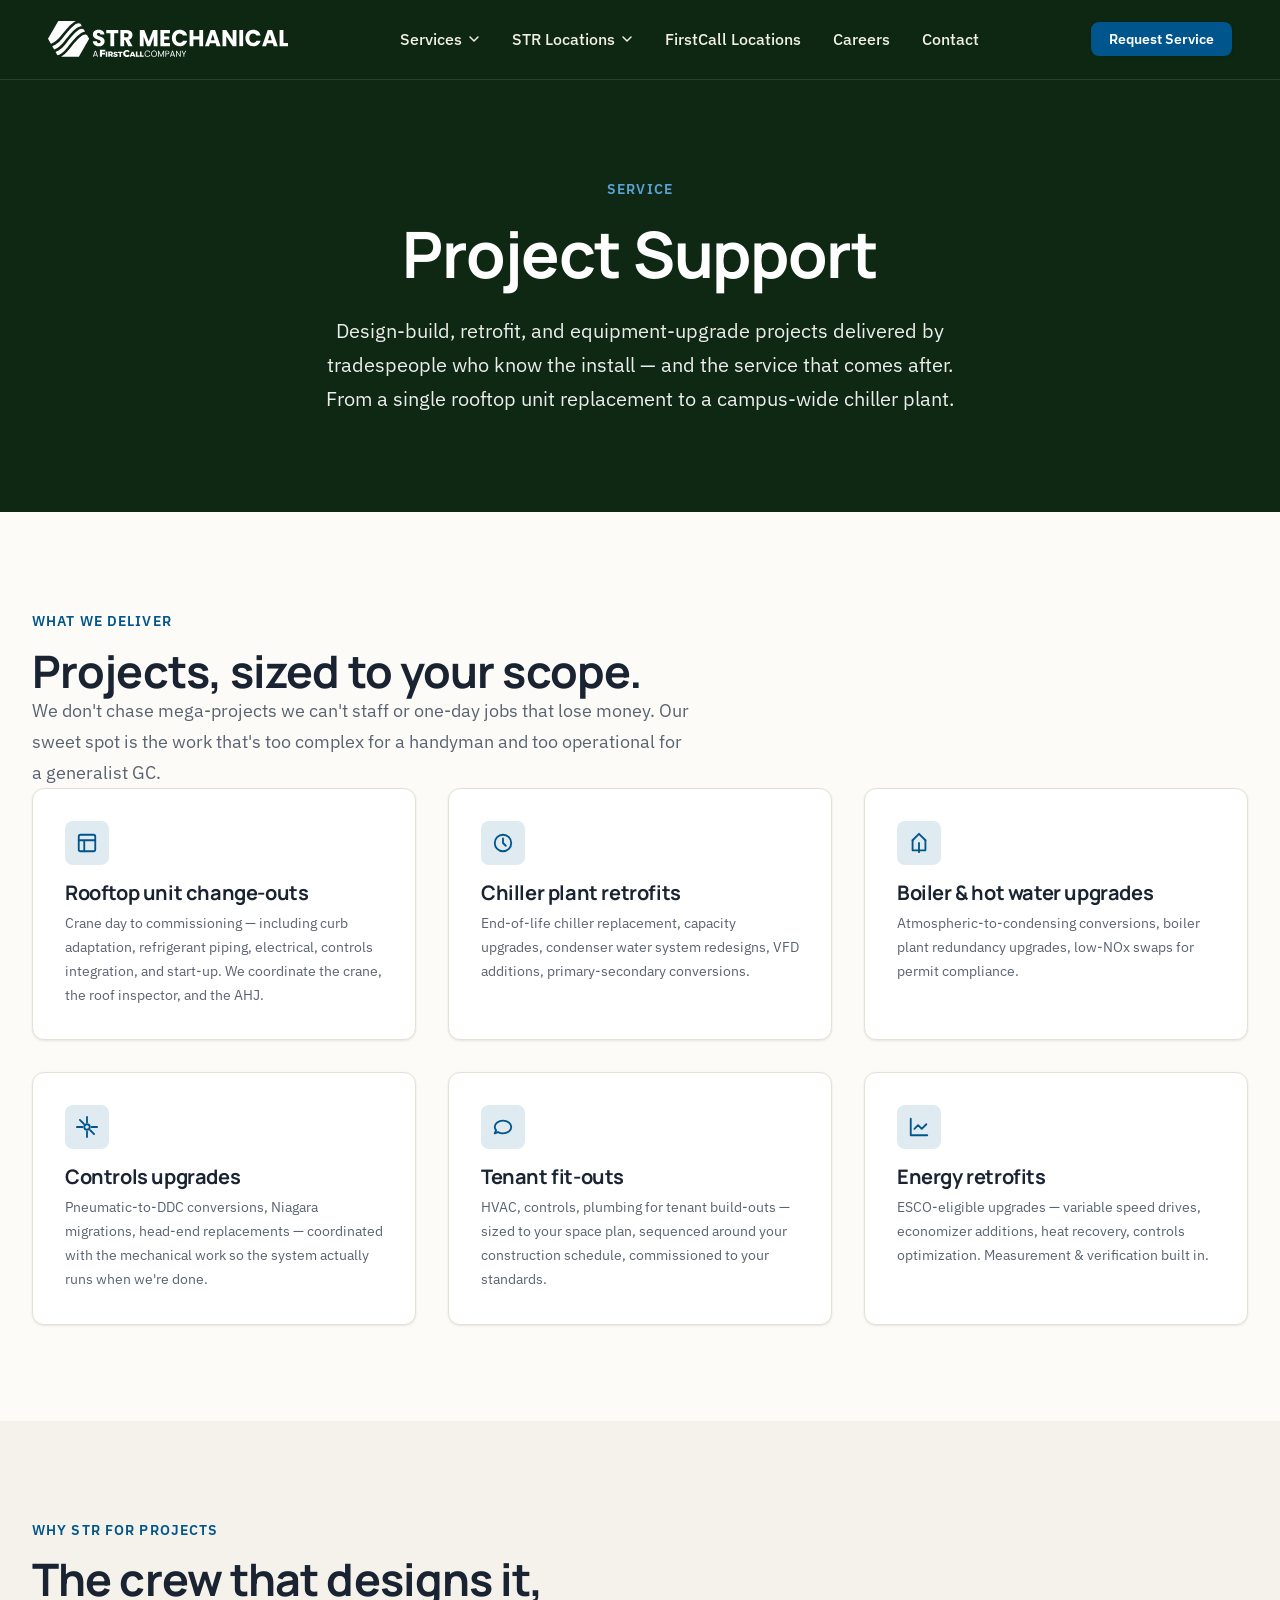
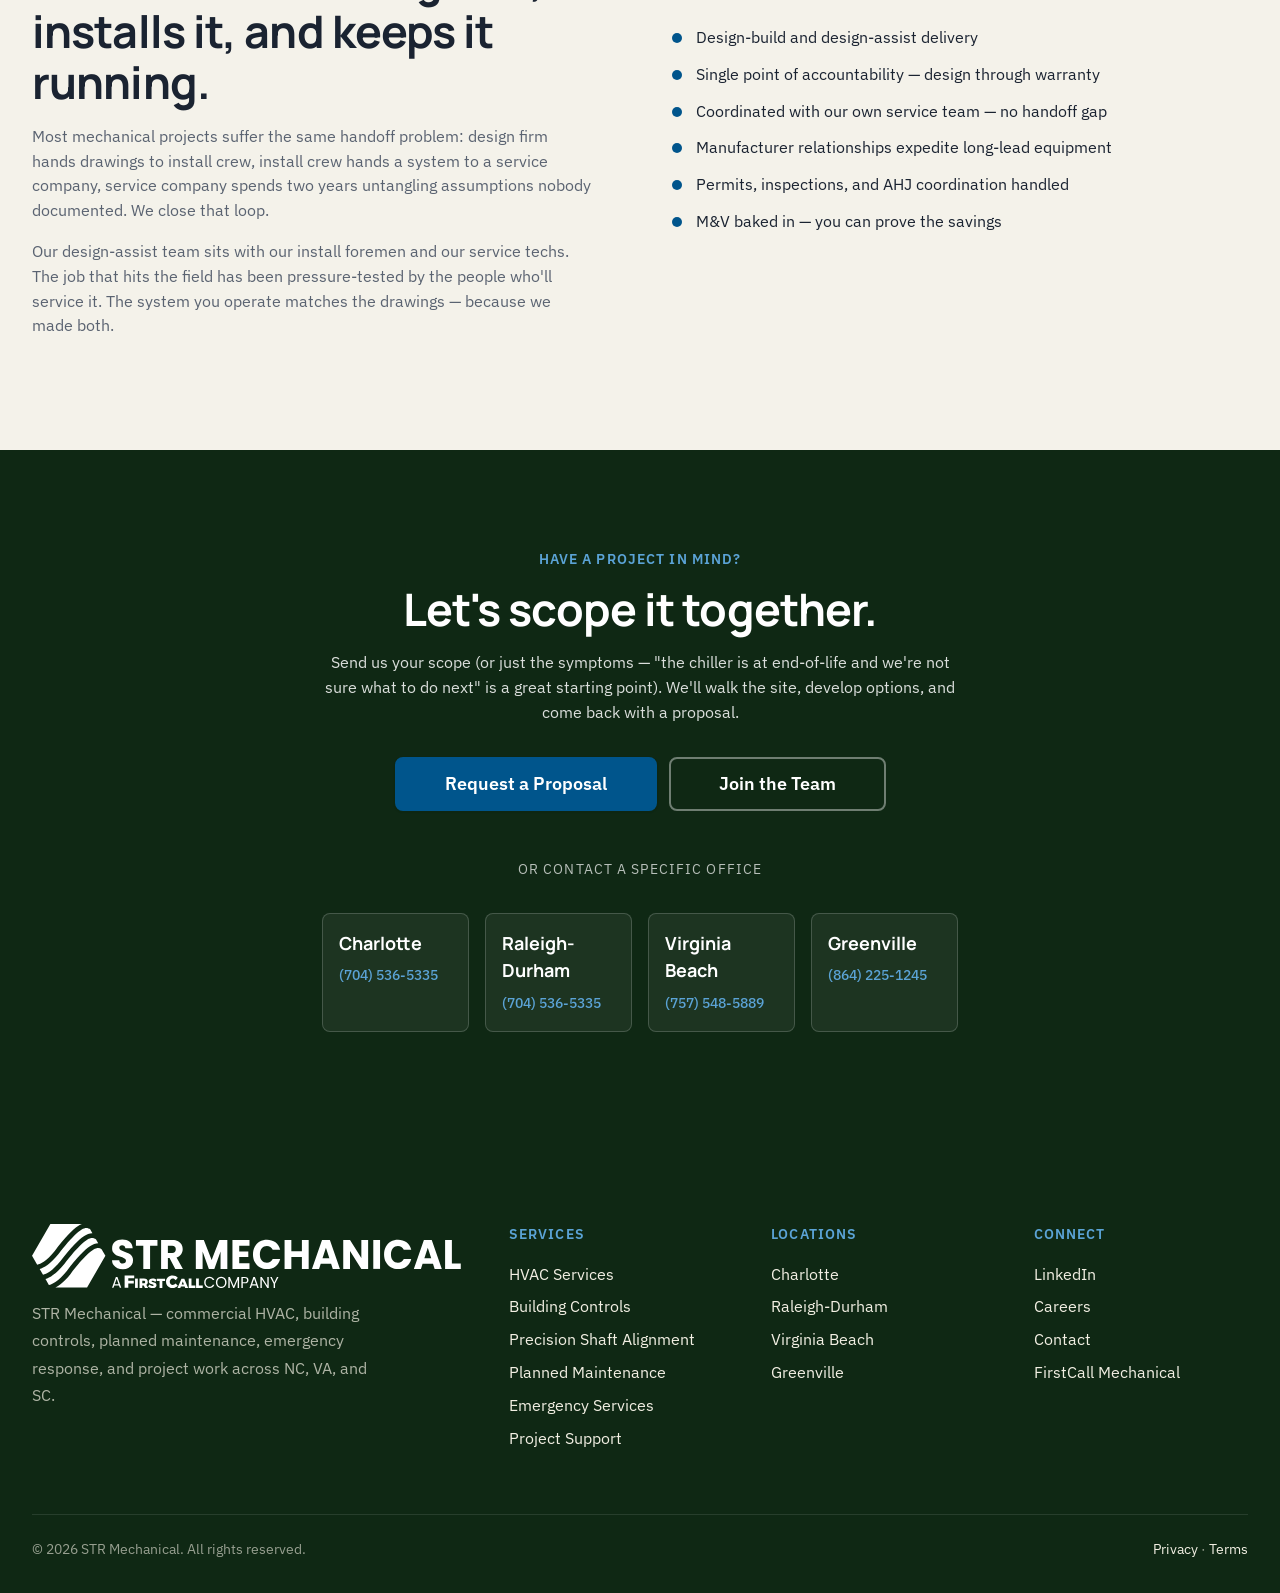
<file: services/project-support.html>
<!DOCTYPE html>
<!--
  ============================================================
  STR Service Page Template
  ============================================================

  Used to hydrate each per-service page under services/<slug>.html
  from services/<slug>/config.json. Mirrors the FirstCall Columbus
  service-page pattern: page-hero, feature-grid, info-grid (why),
  cta-band.

  Handlebars subset (same as branch.html):
    , , 

  Build directives (see scripts/build-branches.js for handlers):
    INLINE_CSS         tokens + base + components + service
    INLINE_LOGO_WHITE  shared/img/logos/str-hero.svg
    INLINE_BRANCH_JS   shared/js/site.js
  ============================================================
-->
<html lang="en">
<head>
  <meta charset="UTF-8" />
  <meta name="viewport" content="width=device-width, initial-scale=1.0" />
  <title>Project Support — STR Mechanical</title>
  <meta name="description" content="Mechanical project work from STR Mechanical — design-build, retrofit, equipment upgrades across NC, VA, and SC." />
  <link rel="canonical" href="https://strmechanical.com/services/project-support" />
  <meta name="theme-color" content="#1A4120" />

  <!-- Favicons (generate .ico + PNG sizes from /favicon.svg via realfavicongenerator.net) -->
  <link rel="icon" type="image/svg+xml" href="/favicon.svg" />
  <link rel="icon" type="image/x-icon" href="/favicon.ico" />
  <link rel="apple-touch-icon" sizes="180x180" href="/apple-touch-icon.png" />
  <link rel="manifest" href="/site.webmanifest" />

  <!-- Open Graph -->
  <meta property="og:type" content="website" />
  <meta property="og:site_name" content="STR Mechanical" />
  <meta property="og:locale" content="en_US" />
  <meta property="og:title" content="Project Support — STR Mechanical" />
  <meta property="og:description" content="Mechanical project work from STR Mechanical — design-build, retrofit, equipment upgrades across NC, VA, and SC." />
  <meta property="og:url" content="https://strmechanical.com/services/project-support" />
  <meta property="og:image" content="https://strmechanical.com/og-image.jpg" />
  <meta property="og:image:width" content="1200" />
  <meta property="og:image:height" content="630" />
  <meta property="og:image:alt" content="STR Mechanical — Project Support" />

  <!-- Twitter / X card -->
  <meta name="twitter:card" content="summary_large_image" />
  <meta name="twitter:title" content="Project Support — STR Mechanical" />
  <meta name="twitter:description" content="Mechanical project work from STR Mechanical — design-build, retrofit, equipment upgrades across NC, VA, and SC." />
  <meta name="twitter:image" content="https://strmechanical.com/og-image.jpg" />

  <!-- Service JSON-LD — helps Google understand this is a service offering -->
  <script type="application/ld+json">
  {
    "@context": "https://schema.org",
    "@type": "Service",
    "name": "Project Support",
    "description": "Mechanical project work from STR Mechanical — design-build, retrofit, equipment upgrades across NC, VA, and SC.",
    "url": "https://strmechanical.com/services/project-support",
    "provider": {
      "@type": "Organization",
      "name": "STR Mechanical",
      "url": "https://strmechanical.com"
    },
    "areaServed": [
      { "@type": "AdministrativeArea", "name": "North Carolina" },
      { "@type": "AdministrativeArea", "name": "South Carolina" },
      { "@type": "AdministrativeArea", "name": "Virginia" }
    ]
  }
  </script>

  <link rel="preconnect" href="https://fonts.googleapis.com" />
  <link rel="preconnect" href="https://fonts.gstatic.com" crossorigin />
  <link href="https://fonts.googleapis.com/css2?family=Manrope:wght@400;500;600;700;800&family=IBM+Plex+Sans:wght@300;400;500;600;700&display=swap" rel="stylesheet" />

  <style>
    /* ===== tokens.css ===== */
/* ============================================================
   STR Design Tokens — mirrors the Columbus, OH reference palette
   (Website Redesign/columbus.html inline TOKENS block).

   Cream/light theme with dark-green header + footer brackets and
   a deep-blue accent. Dark-text-on-cream content surface.
   ============================================================ */

:root {
  /* --------------------------------------------------------
     COLOR — Brand greens (FirstCall family)
     -------------------------------------------------------- */
  --color-primary:        #1A4120;
  --color-primary-dark:   #0F2814;
  --color-primary-mid:    #2D5F36;
  --color-primary-soft:   #4A7D52;

  /* Accent — deep brand blue */
  --color-accent:         #00558C;
  --color-accent-dark:    #003D66;
  --color-accent-light:   #5BA3D6;

  /* --------------------------------------------------------
     COLOR — Surfaces (cream-led, dark-bracket)
     -------------------------------------------------------- */
  --color-bg:             #FCFBF7;  /* page background — warm cream */
  --color-bg-soft:        #F4F2EA;  /* alt section bands */
  --color-bg-section:     #EDE9DC;  /* tinted bands */
  --color-bg-dark:        #0F2814;  /* deepest — footer, deep CTAs */
  --color-bg-card:        #FFFFFF;  /* lifted cards on cream */

  --color-text:           #1A2331;  /* near-black primary text */
  --color-text-muted:     #5A6371;  /* secondary copy */
  --color-text-light:     #8A93A1;  /* tertiary, meta */
  --color-text-on-dark:   #F2EFE3;  /* warm cream on dark surfaces */
  --color-text-on-primary:#FFFFFF;

  --color-border:         #E5E1D2;
  --color-border-strong:  #C9C7B7;
  --color-border-dark:    #0F2814;

  /* --------------------------------------------------------
     INDUSTRIES-GRID TIER TOKENS
     Used by the "Industries We Serve" hex grid + legend.
     -------------------------------------------------------- */
  --fc-tier-1:        #0B2E4F;   /* Specialty Focus — darkest navy */
  --fc-tier-2:        #1E5A8A;   /* Deep Expertise — mid navy */
  --fc-tier-3:        #A8C5DC;   /* Trusted Partner — light blue */
  --fc-text-light:    #FFFFFF;
  --fc-text-dark:     #0B2E4F;

  /* --------------------------------------------------------
     COLOR — Semantic
     -------------------------------------------------------- */
  --color-success:        #5BA3D6;
  --color-warning:        #B8861A;
  --color-danger:         #C0392B;
  --color-info:           #5BA3D6;

  /* --------------------------------------------------------
     TYPOGRAPHY
     Manrope (display/headings) + IBM Plex Sans (body)
     -------------------------------------------------------- */
  --font-display: "Manrope", system-ui, -apple-system, "Segoe UI", sans-serif;
  --font-body:    "IBM Plex Sans", system-ui, -apple-system, "Segoe UI", sans-serif;
  --font-mono:    "IBM Plex Mono", ui-monospace, "SF Mono", Menlo, monospace;

  --text-xs:    0.75rem;
  --text-sm:    0.875rem;
  --text-base:  1rem;
  --text-lg:    1.125rem;
  --text-xl:    1.25rem;
  --text-2xl:   1.5rem;
  --text-3xl:   1.875rem;
  --text-4xl:   2.25rem;
  --text-5xl:   3rem;
  --text-6xl:   3.75rem;
  --text-7xl:   4.5rem;

  --weight-regular:  400;
  --weight-medium:   500;
  --weight-semibold: 600;
  --weight-bold:     700;
  --weight-extrabold:800;

  --leading-tight:   1.15;
  --leading-snug:    1.3;
  --leading-normal:  1.55;
  --leading-relaxed: 1.7;

  --tracking-tight:  -0.02em;
  --tracking-normal: 0;
  --tracking-wide:   0.02em;
  --tracking-caps:   0.08em;

  /* --------------------------------------------------------
     SPACING — 4px base
     -------------------------------------------------------- */
  --space-1:   0.25rem;
  --space-2:   0.5rem;
  --space-3:   0.75rem;
  --space-4:   1rem;
  --space-5:   1.5rem;
  --space-6:   2rem;
  --space-7:   3rem;
  --space-8:   4rem;
  --space-9:   6rem;
  --space-10:  8rem;
  --space-11: 10rem;

  /* --------------------------------------------------------
     LAYOUT
     -------------------------------------------------------- */
  --container-sm:  640px;
  --container-md:  768px;
  --container-lg: 1024px;
  --container-xl: 1280px;
  --container-2xl: 1600px;
  --container-content: 1440px;

  --header-height: 80px;
  --header-height-mobile: 64px;
  --pad-x: clamp(1.25rem, 4vw, 3rem);

  /* --------------------------------------------------------
     RADII
     -------------------------------------------------------- */
  --radius-none: 0;
  --radius-sm:   4px;
  --radius-md:   8px;
  --radius-lg:   12px;
  --radius-xl:   16px;
  --radius-2xl:  24px;
  --radius-pill: 999px;

  /* --------------------------------------------------------
     SHADOWS
     -------------------------------------------------------- */
  --shadow-xs: 0 1px 2px rgba(15, 42, 31, 0.04);
  --shadow-sm: 0 1px 3px rgba(15, 42, 31, 0.06), 0 1px 2px rgba(15, 42, 31, 0.04);
  --shadow-md: 0 4px 12px rgba(15, 42, 31, 0.08), 0 2px 4px rgba(15, 42, 31, 0.04);
  --shadow-lg: 0 12px 32px rgba(15, 42, 31, 0.10), 0 4px 8px rgba(15, 42, 31, 0.04);
  --shadow-xl: 0 24px 48px rgba(15, 42, 31, 0.14), 0 8px 16px rgba(15, 42, 31, 0.06);

  /* --------------------------------------------------------
     MOTION
     -------------------------------------------------------- */
  --ease-out:     cubic-bezier(0.16, 1, 0.3, 1);
  --ease-in-out:  cubic-bezier(0.4, 0, 0.2, 1);
  --duration-fast:   150ms;
  --duration-base:   200ms;
  --duration-slow:   320ms;

  /* --------------------------------------------------------
     Z-INDEX
     -------------------------------------------------------- */
  --z-base:     1;
  --z-dropdown: 100;
  --z-sticky:   200;
  --z-header:   300;
  --z-overlay:  400;
  --z-modal:    500;
  --z-toast:    600;
}

/* Focus ring — applied via :focus-visible across the system. */
:root {
  --focus-ring: 0 0 0 3px rgba(0, 85, 140, 0.35);
}


/* ===== base.css ===== */
/* ============================================================
   FirstCall Base — resets, typography defaults, utilities
   Depends on tokens.css being loaded first.
   ============================================================ */

/* ---------- Modern reset ---------- */
*, *::before, *::after { box-sizing: border-box; }

* { margin: 0; }

html {
  -webkit-text-size-adjust: 100%;
  text-size-adjust: 100%;
  scroll-behavior: smooth;
}

body {
  min-height: 100vh;
  font-family: var(--font-body);
  font-size: var(--text-base);
  line-height: var(--leading-normal);
  color: var(--color-text);
  background: var(--color-bg);
  -webkit-font-smoothing: antialiased;
  -moz-osx-font-smoothing: grayscale;
  text-rendering: optimizeLegibility;
}

img, svg, video, canvas, picture {
  display: block;
  max-width: 100%;
  height: auto;
}

button, input, select, textarea {
  font: inherit;
  color: inherit;
}

button {
  background: none;
  border: none;
  cursor: pointer;
}

a {
  color: var(--color-primary-mid);
  text-decoration: none;
  transition: color var(--duration-base) var(--ease-out);
}

a:hover {
  color: var(--color-primary);
}

a:focus-visible,
button:focus-visible,
input:focus-visible,
select:focus-visible,
textarea:focus-visible,
[tabindex]:focus-visible {
  outline: none;
  box-shadow: var(--focus-ring);
  border-radius: var(--radius-sm);
}

ul, ol { padding-left: 1.25em; }
ul[role="list"], ol[role="list"] { list-style: none; padding: 0; }

/* ---------- Typography ---------- */

h1, h2, h3, h4, h5, h6 {
  font-family: var(--font-display);
  font-weight: var(--weight-bold);
  line-height: var(--leading-tight);
  letter-spacing: var(--tracking-tight);
  color: var(--color-text);
}

h1, .h1 {
  font-size: clamp(2.25rem, 4.5vw, var(--text-6xl));
  font-weight: var(--weight-bold);
}

h2, .h2 {
  font-size: clamp(1.875rem, 3.5vw, var(--text-5xl));
}

h3, .h3 {
  font-size: clamp(1.5rem, 2.5vw, var(--text-4xl));
}

h4, .h4 {
  font-size: var(--text-2xl);
  letter-spacing: var(--tracking-normal);
}

h5, .h5 {
  font-size: var(--text-xl);
  font-weight: var(--weight-semibold);
  letter-spacing: var(--tracking-normal);
}

h6, .h6 {
  font-size: var(--text-base);
  font-weight: var(--weight-semibold);
  text-transform: uppercase;
  letter-spacing: var(--tracking-caps);
  color: var(--color-text-muted);
}

p {
  line-height: var(--leading-normal);
  color: var(--color-text);
}

.lead {
  font-size: var(--text-lg);
  line-height: var(--leading-relaxed);
  color: var(--color-text-muted);
  max-width: 60ch;
}

.eyebrow {
  display: inline-block;
  font-family: var(--font-body);
  font-size: var(--text-sm);
  font-weight: var(--weight-semibold);
  text-transform: uppercase;
  letter-spacing: var(--tracking-caps);
  color: var(--color-accent);
  margin-bottom: var(--space-3);
}

small, .text-small { font-size: var(--text-sm); }
.text-xs { font-size: var(--text-xs); }
.text-muted { color: var(--color-text-muted); }
.text-light { color: var(--color-text-light); }

/* ---------- Layout utilities ---------- */

.container {
  width: 100%;
  max-width: var(--container-content);
  margin-inline: auto;
  padding-inline: var(--space-5);
}

.container-narrow {
  max-width: 800px;
  margin-inline: auto;
  padding-inline: var(--space-5);
}

.container-wide {
  width: 100%;
  max-width: var(--container-2xl);
  margin-inline: auto;
  padding-inline: var(--space-5);
}

@media (min-width: 768px) {
  .container, .container-narrow, .container-wide {
    padding-inline: var(--space-6);
  }
}

/* Section spacing */
.section {
  padding-block: var(--space-9);
}

.section-tight {
  padding-block: var(--space-7);
}

.section-loose {
  padding-block: var(--space-10);
}

@media (max-width: 767px) {
  .section { padding-block: var(--space-7); }
  .section-loose { padding-block: var(--space-8); }
}

.section--soft { background: var(--color-bg-soft); }
.section--tinted { background: var(--color-bg-section); }
.section--primary { background: var(--color-primary); color: var(--color-text-on-primary); }
.section--dark { background: var(--color-bg-dark); color: var(--color-text-on-dark); }

.section--primary h1, .section--primary h2, .section--primary h3,
.section--primary h4, .section--primary h5, .section--primary h6,
.section--dark h1, .section--dark h2, .section--dark h3,
.section--dark h4, .section--dark h5, .section--dark h6 {
  color: inherit;
}

.section--primary .eyebrow,
.section--dark .eyebrow {
  color: var(--color-accent-light);
}

/* Flex / grid helpers */
.stack > * + * { margin-top: var(--space-4); }
.stack-sm > * + * { margin-top: var(--space-2); }
.stack-lg > * + * { margin-top: var(--space-6); }
.stack-xl > * + * { margin-top: var(--space-7); }

.row {
  display: flex;
  flex-wrap: wrap;
  gap: var(--space-5);
}

.row--between { justify-content: space-between; }
.row--center  { align-items: center; }

.grid {
  display: grid;
  gap: var(--space-6);
}

.grid-2 { grid-template-columns: repeat(2, 1fr); }
.grid-3 { grid-template-columns: repeat(3, 1fr); }
.grid-4 { grid-template-columns: repeat(4, 1fr); }
.grid-6 { grid-template-columns: repeat(6, 1fr); }

@media (max-width: 1023px) {
  .grid-3, .grid-4 { grid-template-columns: repeat(2, 1fr); }
  .grid-6 { grid-template-columns: repeat(3, 1fr); }
}
@media (max-width: 639px) {
  .grid-2, .grid-3, .grid-4, .grid-6 { grid-template-columns: 1fr; }
}

/* Text alignment */
.text-center { text-align: center; }
.text-left   { text-align: left; }
.text-right  { text-align: right; }

/* Display */
.hidden { display: none !important; }

@media (max-width: 767px) {
  .hide-mobile { display: none !important; }
}
@media (min-width: 768px) {
  .show-mobile { display: none !important; }
}

/* Skip-to-content for accessibility */
.skip-link {
  position: absolute;
  top: -100px;
  left: var(--space-4);
  padding: var(--space-3) var(--space-5);
  background: var(--color-primary);
  color: var(--color-text-on-primary);
  border-radius: var(--radius-md);
  font-weight: var(--weight-semibold);
  z-index: var(--z-toast);
  transition: top var(--duration-base) var(--ease-out);
}

.skip-link:focus {
  top: var(--space-4);
}

/* Selection */
::selection {
  background: var(--color-accent);
  color: #fff;
}

/* Reduced motion */
@media (prefers-reduced-motion: reduce) {
  *, *::before, *::after {
    animation-duration: 0.01ms !important;
    animation-iteration-count: 1 !important;
    transition-duration: 0.01ms !important;
    scroll-behavior: auto !important;
  }
}


/* ===== components.css ===== */
/* ============================================================
   FirstCall Components — buttons, cards, forms, nav, footer,
   badges, callouts, photo strip, capabilities grid.
   Depends on tokens.css and base.css.
   ============================================================ */

/* ============================================================
   BUTTONS
   ============================================================ */

.btn {
  display: inline-flex;
  align-items: center;
  justify-content: center;
  gap: var(--space-2);
  padding: var(--space-3) var(--space-6);
  font-family: var(--font-body);
  font-size: var(--text-base);
  font-weight: var(--weight-semibold);
  letter-spacing: var(--tracking-normal);
  line-height: 1;
  border: 2px solid transparent;
  border-radius: var(--radius-md);
  cursor: pointer;
  text-decoration: none;
  transition:
    background-color var(--duration-base) var(--ease-out),
    border-color var(--duration-base) var(--ease-out),
    color var(--duration-base) var(--ease-out),
    transform var(--duration-fast) var(--ease-out),
    box-shadow var(--duration-base) var(--ease-out);
  white-space: nowrap;
}

.btn:active { transform: translateY(1px); }

.btn--primary {
  background: var(--color-accent);
  color: #fff;
  border-color: var(--color-accent);
  box-shadow: var(--shadow-sm);
}
.btn--primary:hover {
  background: var(--color-accent-dark);
  border-color: var(--color-accent-dark);
  color: #fff;
  box-shadow: var(--shadow-md);
}

.btn--secondary {
  background: var(--color-primary);
  color: #fff;
  border-color: var(--color-primary);
}
.btn--secondary:hover {
  background: var(--color-primary-dark);
  border-color: var(--color-primary-dark);
  color: #fff;
}

.btn--outline {
  background: transparent;
  color: var(--color-primary);
  border-color: var(--color-primary);
}
.btn--outline:hover {
  background: var(--color-primary);
  color: #fff;
}

.btn--ghost {
  background: transparent;
  color: var(--color-primary);
  border-color: transparent;
}
.btn--ghost:hover {
  background: var(--color-bg-section);
  color: var(--color-primary-dark);
}

.btn--on-dark {
  background: #fff;
  color: var(--color-primary);
  border-color: #fff;
}
.btn--on-dark:hover {
  background: var(--color-bg-section);
  color: var(--color-primary-dark);
}

.btn--outline-on-dark {
  background: transparent;
  color: #fff;
  border-color: rgba(255,255,255,0.4);
}
.btn--outline-on-dark:hover {
  background: rgba(255,255,255,0.1);
  border-color: #fff;
  color: #fff;
}

/* Size variants */
.btn--sm { padding: var(--space-2) var(--space-4); font-size: var(--text-sm); }
.btn--lg { padding: var(--space-4) var(--space-7); font-size: var(--text-lg); }
.btn--full { width: 100%; }

/* Inline-link arrow button (used a lot on ServiceLogic-style sites) */
.link-arrow {
  display: inline-flex;
  align-items: center;
  gap: var(--space-2);
  font-weight: var(--weight-semibold);
  color: var(--color-primary);
  text-decoration: none;
  transition: gap var(--duration-base) var(--ease-out), color var(--duration-base) var(--ease-out);
}

.link-arrow::after {
  content: "→";
  transition: transform var(--duration-base) var(--ease-out);
  font-weight: var(--weight-regular);
}

.link-arrow:hover {
  color: var(--color-accent);
  gap: var(--space-3);
}

.link-arrow:hover::after { transform: translateX(2px); }

.link-arrow--on-dark { color: var(--color-accent-light); }
.link-arrow--on-dark:hover { color: #fff; }

/* ============================================================
   CARDS
   ============================================================ */

.card {
  background: var(--color-bg);
  border: 1px solid var(--color-border);
  border-radius: var(--radius-lg);
  padding: var(--space-6);
  transition:
    border-color var(--duration-base) var(--ease-out),
    box-shadow var(--duration-base) var(--ease-out),
    transform var(--duration-base) var(--ease-out);
}

.card--hover:hover {
  border-color: var(--color-border-strong);
  box-shadow: var(--shadow-lg);
  transform: translateY(-2px);
}

.card--feature {
  display: flex;
  flex-direction: column;
  gap: var(--space-4);
}

.card--feature .card__icon {
  width: 56px;
  height: 56px;
  display: inline-flex;
  align-items: center;
  justify-content: center;
  background: var(--color-bg-section);
  color: var(--color-primary);
  border-radius: var(--radius-md);
}

.card--feature .card__icon svg { width: 28px; height: 28px; }

.card__title {
  font-family: var(--font-display);
  font-size: var(--text-xl);
  font-weight: var(--weight-bold);
  letter-spacing: var(--tracking-tight);
  color: var(--color-text);
}

.card__body {
  color: var(--color-text-muted);
  line-height: var(--leading-relaxed);
}

/* Branch quick-card (used on parent homepage) */
.branch-card {
  background: var(--color-bg);
  border: 1px solid var(--color-border);
  border-radius: var(--radius-lg);
  padding: var(--space-6);
  display: flex;
  flex-direction: column;
  gap: var(--space-3);
  transition:
    border-color var(--duration-base) var(--ease-out),
    box-shadow var(--duration-base) var(--ease-out),
    transform var(--duration-base) var(--ease-out);
}

.branch-card:hover {
  border-color: var(--color-primary-mid);
  box-shadow: var(--shadow-lg);
  transform: translateY(-2px);
}

.branch-card__location {
  font-family: var(--font-body);
  font-size: var(--text-sm);
  font-weight: var(--weight-semibold);
  text-transform: uppercase;
  letter-spacing: var(--tracking-caps);
  color: var(--color-accent);
}

.branch-card__name {
  font-family: var(--font-display);
  font-size: var(--text-2xl);
  font-weight: var(--weight-bold);
  letter-spacing: var(--tracking-tight);
}

.branch-card__phone {
  font-size: var(--text-lg);
  font-weight: var(--weight-medium);
  color: var(--color-text);
}

.branch-card__phone a { color: inherit; }
.branch-card__phone a:hover { color: var(--color-primary); }

/* ============================================================
   FORMS
   ============================================================ */

.form-field {
  display: flex;
  flex-direction: column;
  gap: var(--space-2);
  margin-bottom: var(--space-4);
}

.form-label {
  font-family: var(--font-body);
  font-size: var(--text-sm);
  font-weight: var(--weight-semibold);
  color: var(--color-text);
}

.form-label .required {
  color: var(--color-accent);
  margin-left: 2px;
}

.form-input,
.form-textarea,
.form-select {
  width: 100%;
  padding: var(--space-3) var(--space-4);
  font-family: var(--font-body);
  font-size: var(--text-base);
  color: var(--color-text);
  background: var(--color-bg);
  border: 1.5px solid var(--color-border);
  border-radius: var(--radius-md);
  transition: border-color var(--duration-base) var(--ease-out), background var(--duration-base) var(--ease-out);
}

.form-input:hover,
.form-textarea:hover,
.form-select:hover {
  border-color: var(--color-border-strong);
}

.form-input:focus,
.form-textarea:focus,
.form-select:focus {
  outline: none;
  border-color: var(--color-primary-mid);
  box-shadow: 0 0 0 3px rgba(0, 85, 140, 0.15);
}

.form-textarea {
  min-height: 140px;
  resize: vertical;
  line-height: var(--leading-normal);
}

.form-select {
  appearance: none;
  background-image: url("data:image/svg+xml;utf8,<svg xmlns='http://www.w3.org/2000/svg' viewBox='0 0 20 20' fill='%231A2421'><path d='M5 8l5 5 5-5z'/></svg>");
  background-repeat: no-repeat;
  background-position: right var(--space-4) center;
  background-size: 16px;
  padding-right: var(--space-7);
}

.form-help {
  font-size: var(--text-xs);
  color: var(--color-text-light);
}

.form-error {
  font-size: var(--text-xs);
  color: var(--color-danger);
  font-weight: var(--weight-medium);
}

.form-input--error,
.form-textarea--error,
.form-select--error {
  border-color: var(--color-danger);
}

/* Checkbox / radio */
.form-checkbox,
.form-radio {
  display: flex;
  gap: var(--space-3);
  align-items: flex-start;
  cursor: pointer;
  font-size: var(--text-sm);
}

.form-checkbox input,
.form-radio input {
  margin-top: 2px;
  accent-color: var(--color-primary);
  width: 18px;
  height: 18px;
}

/* ============================================================
   HEADER / NAV  (Columbus-style: dark green bar over cream page)
   ============================================================ */

.site-header {
  position: sticky;
  top: 0;
  z-index: var(--z-header);
  background: rgba(15, 40, 20, 0.92);
  backdrop-filter: saturate(180%) blur(10px);
  -webkit-backdrop-filter: saturate(180%) blur(10px);
  border-bottom: 1px solid rgba(74, 125, 82, 0.35);
  height: var(--header-height);
  display: flex;
  align-items: center;
  transition: box-shadow var(--duration-base) var(--ease-out), background var(--duration-base) var(--ease-out);
}

.site-header.is-scrolled {
  box-shadow: 0 1px 0 rgba(0,0,0,0.4), var(--shadow-sm);
  background: rgba(15, 40, 20, 0.97);
}

.site-header__inner {
  width: 100%;
  max-width: var(--container-2xl);
  margin-inline: auto;
  padding-inline: var(--pad-x);
  display: flex;
  align-items: center;
  justify-content: space-between;
  gap: var(--space-6);
}

.site-header__logo {
  display: inline-flex;
  align-items: center;
  gap: var(--space-3);
  text-decoration: none;
}

.site-header__logo svg {
  height: 36px;
  width: auto;
  display: block;
}

.site-header__tagline {
  font-family: var(--font-body);
  font-size: var(--text-xs);
  font-weight: var(--weight-semibold);
  text-transform: uppercase;
  letter-spacing: var(--tracking-caps);
  color: var(--color-accent-light);
  padding-left: var(--space-3);
  border-left: 1px solid rgba(242, 239, 227, 0.3);
}

@media (max-width: 767px) { .site-header__tagline { display: none; } }

.site-nav {
  display: flex;
  align-items: center;
  gap: var(--space-6);
}

.site-nav__link {
  font-family: var(--font-body);
  font-size: var(--text-base);
  font-weight: var(--weight-medium);
  color: var(--color-text-on-dark);
  text-decoration: none;
  padding: var(--space-2) 0;
  position: relative;
  transition: color var(--duration-base) var(--ease-out);
}

.site-nav__link::after {
  content: "";
  position: absolute;
  left: 0;
  bottom: -4px;
  width: 0;
  height: 2px;
  background: var(--color-accent-light);
  transition: width var(--duration-base) var(--ease-out);
}

.site-nav__link:hover { color: var(--color-accent-light); }

.site-nav__link:hover::after,
.site-nav__link[aria-current="page"]::after {
  width: 100%;
}

.site-nav__link[aria-current="page"] {
  color: var(--color-accent-light);
  font-weight: var(--weight-semibold);
}

/* Nav dropdowns (Services + STR Locations) */
.site-nav__dropdown-wrap { position: relative; }
.site-nav__dropdown-toggle {
  background: none;
  border: none;
  cursor: pointer;
  display: inline-flex;
  align-items: center;
  gap: 6px;
}
.site-nav__caret {
  width: 12px;
  height: 12px;
  transition: transform var(--duration-base) var(--ease-out);
}
.site-nav__dropdown-toggle[aria-expanded="true"] .site-nav__caret { transform: rotate(180deg); }
.site-nav__dropdown {
  position: absolute;
  top: calc(100% + 6px);
  left: -8px;
  min-width: 240px;
  background: rgba(15, 40, 20, 0.97);
  backdrop-filter: saturate(180%) blur(10px);
  -webkit-backdrop-filter: saturate(180%) blur(10px);
  border: 1px solid rgba(74, 125, 82, 0.35);
  border-radius: var(--radius-md);
  padding: var(--space-2);
  box-shadow: var(--shadow-lg);
  opacity: 0;
  pointer-events: none;
  transform: translateY(-4px);
  transition: opacity var(--duration-base) var(--ease-out), transform var(--duration-base) var(--ease-out);
  z-index: 1;
}
.site-nav__dropdown.is-open {
  opacity: 1;
  pointer-events: auto;
  transform: translateY(0);
}
.site-nav__dropdown-link {
  display: block;
  padding: var(--space-3) var(--space-3);
  color: var(--color-text-on-dark);
  border-radius: var(--radius-sm);
  font-size: var(--text-base);
  font-weight: var(--weight-medium);
  text-decoration: none;
  transition: background var(--duration-base) var(--ease-out), color var(--duration-base) var(--ease-out);
}
.site-nav__dropdown-link:hover,
.site-nav__dropdown-link:focus-visible {
  background: rgba(91, 163, 214, 0.15);
  color: var(--color-accent-light);
}
.site-nav__dropdown-link[aria-current="page"] {
  color: var(--color-accent-light);
  background: rgba(91, 163, 214, 0.1);
}

.site-header__cta {
  display: flex;
  align-items: center;
  gap: var(--space-3);
}

/* Mobile menu toggle */
.menu-toggle {
  display: none;
  width: 44px;
  height: 44px;
  align-items: center;
  justify-content: center;
  border-radius: var(--radius-md);
}

.menu-toggle:hover { background: rgba(242, 239, 227, 0.1); }

.menu-toggle__bars,
.menu-toggle__bars::before,
.menu-toggle__bars::after {
  display: block;
  width: 22px;
  height: 2px;
  background: var(--color-text-on-dark);
  position: relative;
  transition: transform var(--duration-base) var(--ease-out), top var(--duration-base) var(--ease-out);
}

.menu-toggle__bars::before,
.menu-toggle__bars::after {
  content: "";
  position: absolute;
  left: 0;
}

.menu-toggle__bars::before { top: -7px; }
.menu-toggle__bars::after  { top: 7px; }

@media (max-width: 1023px) {
  .menu-toggle { display: inline-flex; }
  .site-nav {
    position: fixed;
    top: var(--header-height);
    left: 0;
    right: 0;
    background: var(--color-primary-dark);
    flex-direction: column;
    align-items: stretch;
    padding: var(--space-5);
    border-bottom: 1px solid var(--color-border);
    box-shadow: var(--shadow-lg);
    transform: translateY(-120%);
    transition: transform var(--duration-slow) var(--ease-out);
    gap: 0;
  }
  .site-nav.is-open { transform: translateY(0); }
  .site-nav__link {
    padding-block: var(--space-4);
    border-bottom: 1px solid rgba(74, 125, 82, 0.4);
    font-size: var(--text-lg);
  }
  .site-nav__link:last-child { border-bottom: none; }
  .site-nav__link::after { display: none; }
  .site-header__cta .btn { display: none; }
  .hide-mobile { display: none !important; }

  /* Mobile dropdowns: full-width toggle + collapsible inline menu */
  .site-nav__dropdown-wrap { width: 100%; }
  .site-nav__dropdown-toggle {
    width: 100%;
    justify-content: space-between;
    padding-block: var(--space-4);
    border-bottom: 1px solid rgba(74, 125, 82, 0.4);
    font-size: var(--text-lg);
    color: var(--color-text-on-dark);
  }
  .site-nav__dropdown {
    position: static;
    opacity: 1;
    pointer-events: auto;
    transform: none;
    background: transparent;
    backdrop-filter: none;
    -webkit-backdrop-filter: none;
    border: none;
    border-radius: 0;
    box-shadow: none;
    padding: 0;
    min-width: 0;
    max-height: 0;
    overflow: hidden;
    transition: max-height var(--duration-slow) var(--ease-out);
  }
  .site-nav__dropdown.is-open { max-height: 400px; }
  .site-nav__dropdown-link {
    padding-block: var(--space-3);
    padding-left: var(--space-5);
    border-bottom: 1px solid rgba(74, 125, 82, 0.25);
    font-size: var(--text-base);
  }
}

/* ============================================================
   FOOTER
   ============================================================ */

.site-footer {
  background: var(--color-bg-dark);
  color: var(--color-text-on-dark);
  padding-block: var(--space-9) var(--space-6);
}

.site-footer a { color: var(--color-text-on-dark); text-decoration: none; }
.site-footer a:hover { color: var(--color-accent-light); }

.site-footer__grid {
  display: grid;
  grid-template-columns: 2fr 1fr 1fr 1fr;
  gap: var(--space-7);
  margin-bottom: var(--space-8);
}

@media (max-width: 1023px) {
  .site-footer__grid { grid-template-columns: 1fr 1fr; }
}
@media (max-width: 639px) {
  .site-footer__grid { grid-template-columns: 1fr; }
}

.site-footer__heading {
  font-family: var(--font-body);
  font-size: var(--text-sm);
  font-weight: var(--weight-semibold);
  text-transform: uppercase;
  letter-spacing: var(--tracking-caps);
  color: var(--color-accent-light);
  margin-bottom: var(--space-4);
}

.site-footer__list { list-style: none; padding: 0; display: flex; flex-direction: column; gap: var(--space-2); }
.site-footer__list a { font-size: var(--text-base); }

.site-footer__brand p {
  color: rgba(242, 239, 227, 0.7);
  max-width: 36ch;
  margin-top: var(--space-3);
  line-height: var(--leading-relaxed);
}

.site-footer__bottom {
  padding-top: var(--space-5);
  border-top: 1px solid rgba(255,255,255,0.1);
  display: flex;
  justify-content: space-between;
  flex-wrap: wrap;
  gap: var(--space-4);
  font-size: var(--text-sm);
  color: rgba(242, 239, 227, 0.6);
}

/* ============================================================
   BADGES / TAGS / CALLOUTS
   ============================================================ */

.badge {
  display: inline-flex;
  align-items: center;
  gap: var(--space-2);
  padding: var(--space-1) var(--space-3);
  font-size: var(--text-xs);
  font-weight: var(--weight-semibold);
  text-transform: uppercase;
  letter-spacing: var(--tracking-caps);
  border-radius: var(--radius-pill);
  background: var(--color-bg-section);
  color: var(--color-primary);
}

.badge--accent { background: var(--color-accent); color: #fff; }
.badge--primary { background: var(--color-primary); color: #fff; }
.badge--outline { background: transparent; border: 1.5px solid var(--color-border-strong); color: var(--color-text-muted); }

.callout {
  background: var(--color-bg-section);
  border-left: 4px solid var(--color-accent);
  padding: var(--space-5) var(--space-6);
  border-radius: var(--radius-md);
}

/* ============================================================
   PHOTO STRIP (horizontal scrolling row used on branch sites)
   ============================================================ */

.photo-strip {
  display: grid;
  grid-auto-flow: column;
  grid-auto-columns: minmax(280px, 1fr);
  gap: var(--space-4);
  overflow-x: auto;
  padding-bottom: var(--space-3);
  scroll-snap-type: x mandatory;
  scrollbar-width: thin;
}

.photo-strip__item {
  scroll-snap-align: start;
  aspect-ratio: 4 / 3;
  border-radius: var(--radius-lg);
  overflow: hidden;
  background: var(--color-bg-section);
}

.photo-strip__item img {
  width: 100%;
  height: 100%;
  object-fit: cover;
}

@media (min-width: 1024px) {
  .photo-strip {
    grid-auto-columns: minmax(0, 1fr);
    grid-auto-flow: row;
    grid-template-columns: repeat(4, 1fr);
    overflow: visible;
  }
}

/* ============================================================
   CAPABILITIES GRID (homepage + branch)
   ============================================================ */

.capabilities {
  display: grid;
  grid-template-columns: repeat(3, 1fr);
  gap: var(--space-5);
}

@media (max-width: 1023px) { .capabilities { grid-template-columns: repeat(2, 1fr); } }
@media (max-width: 639px)  { .capabilities { grid-template-columns: 1fr; } }

.capability {
  background: var(--color-bg);
  border: 1px solid var(--color-border);
  border-radius: var(--radius-lg);
  padding: var(--space-6);
  display: flex;
  flex-direction: column;
  gap: var(--space-3);
  transition:
    border-color var(--duration-base) var(--ease-out),
    box-shadow var(--duration-base) var(--ease-out),
    transform var(--duration-base) var(--ease-out);
}

.capability:hover {
  border-color: var(--color-primary-mid);
  box-shadow: var(--shadow-lg);
  transform: translateY(-2px);
}

.capability__icon {
  width: 56px;
  height: 56px;
  display: inline-flex;
  align-items: center;
  justify-content: center;
  background: var(--color-primary);
  color: #fff;
  border-radius: var(--radius-md);
}

.capability__icon svg { width: 28px; height: 28px; }

.capability__title {
  font-family: var(--font-display);
  font-size: var(--text-xl);
  font-weight: var(--weight-bold);
  letter-spacing: var(--tracking-tight);
}

.capability__body {
  color: var(--color-text-muted);
  line-height: var(--leading-relaxed);
  font-size: var(--text-base);
}

/* ============================================================
   HERO (parent + branch share this structural pattern)
   ============================================================ */

.hero {
  position: relative;
  padding-block: var(--space-10) var(--space-9);
  overflow: hidden;
}

.hero--with-photo {
  display: grid;
  grid-template-columns: 1fr 1fr;
  gap: var(--space-8);
  align-items: center;
}

@media (max-width: 1023px) {
  .hero--with-photo { grid-template-columns: 1fr; gap: var(--space-6); }
}

.hero__eyebrow {
  display: inline-block;
  font-size: var(--text-sm);
  font-weight: var(--weight-semibold);
  text-transform: uppercase;
  letter-spacing: var(--tracking-caps);
  color: var(--color-accent);
  margin-bottom: var(--space-4);
}

.hero__title {
  font-family: var(--font-display);
  font-size: clamp(2.5rem, 5vw, var(--text-7xl));
  font-weight: var(--weight-extrabold);
  line-height: var(--leading-tight);
  letter-spacing: var(--tracking-tight);
  margin-bottom: var(--space-5);
  max-width: 16ch;
}

.hero__lede {
  font-size: var(--text-xl);
  line-height: var(--leading-relaxed);
  color: var(--color-text-muted);
  max-width: 50ch;
  margin-bottom: var(--space-6);
}

.hero__cta {
  display: flex;
  flex-wrap: wrap;
  gap: var(--space-3);
}

.hero__photo {
  aspect-ratio: 5 / 4;
  border-radius: var(--radius-xl);
  overflow: hidden;
  background: var(--color-bg-section);
  box-shadow: var(--shadow-xl);
}

.hero__photo img {
  width: 100%; height: 100%; object-fit: cover;
}

/* ============================================================
   COLOR SWATCHES (used in styleguide only, but kept here so
   the swatch component is documented within the system)
   ============================================================ */

.swatch {
  display: flex;
  flex-direction: column;
  gap: var(--space-2);
}

.swatch__chip {
  height: 96px;
  border-radius: var(--radius-md);
  border: 1px solid var(--color-border);
}

.swatch__meta {
  font-size: var(--text-xs);
  color: var(--color-text-muted);
}

.swatch__meta strong {
  display: block;
  color: var(--color-text);
  font-size: var(--text-sm);
  font-weight: var(--weight-semibold);
}


/* ===== service.css ===== */
/* ============================================================
   shared/css/service.css

   Page-specific styles for per-service pages (the template at
   shared/templates/service.html). Inlined by
   scripts/build-branches.js when building service pages.

   Extracted from the FirstCall Columbus service-page reference
   (Website Redesign/columbus/planned-maintenance.html etc.) so
   STR's service pages match that visual structure exactly.
   ============================================================ */

/* ===== PAGE HERO (text-only, dark green band) ===== */
.page-hero {
  position: relative;
  padding-bottom: var(--space-9);
  padding-top: calc(var(--header-height) + var(--space-9));
  margin-top: calc(var(--header-height) * -1);
  background: var(--color-primary-dark);
  color: #fff;
  text-align: center;
}
@media (max-width: 767px) {
  .page-hero {
    padding-bottom: var(--space-7);
    padding-top: calc(var(--header-height) + var(--space-6));
  }
}
.page-hero__inner { max-width: 760px; margin-inline: auto; }
.page-hero__eyebrow {
  display: inline-block;
  font-size: var(--text-sm);
  font-weight: var(--weight-semibold);
  text-transform: uppercase;
  letter-spacing: var(--tracking-caps);
  color: var(--color-accent-light);
  margin-bottom: var(--space-4);
}
.page-hero__title {
  font-size: clamp(2.25rem, 5vw, 4rem);
  color: #fff;
  margin-bottom: var(--space-5);
}
.page-hero__lede {
  font-size: var(--text-xl);
  line-height: var(--leading-relaxed);
  color: rgba(255, 255, 255, 0.92);
  max-width: 56ch;
  margin-inline: auto;
}

/* ===== FEATURE CARDS (3-up grid of capability tiles) ===== */
.feature-grid {
  display: grid;
  grid-template-columns: repeat(3, 1fr);
  gap: var(--space-6);
}
@media (max-width: 1023px) { .feature-grid { grid-template-columns: repeat(2, 1fr); } }
@media (max-width: 639px)  { .feature-grid { grid-template-columns: 1fr; } }
.feature {
  background: var(--color-bg-card);
  padding: var(--space-6);
  border-radius: var(--radius-lg);
  border: 1px solid var(--color-border);
  box-shadow: var(--shadow-sm);
  transition: transform var(--duration-base) var(--ease-out),
              box-shadow var(--duration-base) var(--ease-out);
}
.feature:hover {
  transform: translateY(-3px);
  box-shadow: var(--shadow-md);
}
.feature__icon {
  width: 44px;
  height: 44px;
  border-radius: var(--radius-md);
  background: rgba(0, 85, 140, 0.12);
  color: var(--color-accent);
  display: flex;
  align-items: center;
  justify-content: center;
  margin-bottom: var(--space-4);
}
.feature__icon svg { width: 22px; height: 22px; }
.feature h3 {
  font-size: var(--text-xl);
  margin-bottom: var(--space-2);
}
.feature p {
  color: var(--color-text-muted);
  line-height: var(--leading-relaxed);
  font-size: var(--text-sm);
}

/* ===== TWO-COLUMN INFO BLOCK (why-it-matters band) ===== */
.info-grid {
  display: grid;
  grid-template-columns: 1fr 1fr;
  gap: var(--space-8);
  align-items: center;
}
@media (max-width: 1023px) { .info-grid { grid-template-columns: 1fr; gap: var(--space-6); } }
.info-grid h2 {
  margin-bottom: var(--space-4);
  max-width: 18ch;
}
.info-grid p {
  color: var(--color-text-muted);
  margin-bottom: var(--space-4);
  max-width: 56ch;
}
.info-grid ul { list-style: none; padding: 0; }
.info-grid li {
  padding-left: var(--space-5);
  position: relative;
  margin-bottom: var(--space-3);
  color: var(--color-text);
}
.info-grid li::before {
  content: "";
  position: absolute;
  left: 0;
  top: 8px;
  width: 10px;
  height: 10px;
  border-radius: 50%;
  background: var(--color-accent);
}

/* ===== CTA BAND (bottom dark green prompt) ===== */
.cta-band {
  background: var(--color-bg-dark);
  color: var(--color-text-on-dark);
  padding-block: var(--space-9);
  text-align: center;
}
.cta-band__inner { max-width: 700px; margin-inline: auto; }
.cta-band h2 {
  color: #fff;
  margin-bottom: var(--space-4);
}
.cta-band p {
  color: rgba(255, 255, 255, 0.85);
  margin-bottom: var(--space-6);
}
.cta-band__row {
  display: flex;
  justify-content: center;
  gap: var(--space-3);
  flex-wrap: wrap;
}

/* ===== "AT-YOUR-LOCATION" PICKER (4 STR offices at the bottom) ===== */
.location-picker {
  display: grid;
  grid-template-columns: repeat(4, 1fr);
  gap: var(--space-4);
  margin-top: var(--space-6);
}
@media (max-width: 1023px) { .location-picker { grid-template-columns: repeat(2, 1fr); } }
@media (max-width: 639px)  { .location-picker { grid-template-columns: 1fr; } }
.location-picker__item {
  background: rgba(255, 255, 255, 0.06);
  border: 1px solid rgba(255, 255, 255, 0.18);
  border-radius: var(--radius-md);
  padding: var(--space-4);
  color: var(--color-text-on-dark);
  text-decoration: none;
  text-align: left;
  display: flex;
  flex-direction: column;
  gap: var(--space-2);
  transition: background var(--duration-base) var(--ease-out),
              border-color var(--duration-base) var(--ease-out),
              transform var(--duration-base) var(--ease-out);
}
.location-picker__item:hover {
  background: rgba(91, 163, 214, 0.12);
  border-color: var(--color-accent-light);
  transform: translateY(-2px);
}
.location-picker__city {
  font-family: var(--font-display);
  font-weight: var(--weight-bold);
  font-size: var(--text-lg);
  color: #fff;
}
.location-picker__phone {
  font-size: var(--text-sm);
  color: var(--color-accent-light);
  font-weight: var(--weight-medium);
}

  </style>
</head>

<body>
  <a href="#main" class="skip-link">Skip to content</a>

  <!-- HEADER -->
  <header class="site-header" role="banner">
    <div class="site-header__inner">
      <a class="site-header__logo" href="../index.html" aria-label="STR Mechanical, home">
        <svg id="Layer_2" data-name="Layer 2" xmlns="http://www.w3.org/2000/svg" viewBox="0 0 1774.69 265.77">
  <defs>
    <style>
      .cls-1 {
        fill: #fff;
      }
    </style>
  </defs>
  <g id="Layer_1-2" data-name="Layer 1">
    <g>
      <path class="cls-1" d="M287.85,104.05c-3.91-2.26-8.55-4.31-14.07-4.31-21.66,0-57.15,33.24-115.09,107.77-25.43,31.06-46.07,47.02-62.08,55.5h131.18l75.93-131.51-15.85-27.46h-.02Z"/>
      <path class="cls-1" d="M143.16,195.12c43.25-55.65,73.03-87.43,96.5-102.98,12.39-8.21,23.52-12.2,34.06-12.2h.23l-9.54-16.52-.13-.08c-4.22-2.61-9.39-5.28-15.69-5.28-21.66,0-57.15,33.24-115.09,107.77-34.7,42.39-60.5,56.66-77.77,62.18l13.94,24.15c14.15-3.32,37.88-13.57,73.49-57.06v.02Z"/>
      <path class="cls-1" d="M109.57,123.87c-34.88,42.61-60.76,56.8-78.03,62.26l13.94,24.15c14.26-3.57,37.71-14.34,72.49-56.82,43.25-55.65,73.03-87.43,96.5-102.98,12.38-8.21,23.52-12.2,34.06-12.2.46,0,.93.04,1.39.05l-9.91-17.17c-4.16-2.54-9.21-5.06-15.34-5.06-21.66,0-57.15,33.24-115.09,107.77h-.01Z"/>
      <path class="cls-1" d="M94.05,111.49C137.3,55.84,167.08,24.06,190.54,8.51c5.58-3.7,10.91-6.5,16.04-8.51H75.93L0,131.51l21.29,36.87c14.23-3.5,37.76-14.14,72.76-56.89Z"/>
    </g>
    <g>
      <path class="cls-1" d="M353.45,182.76c-6.67-2.84-12.01-7.04-16-12.61s-6.1-12.27-6.32-20.11h29.86c.44,4.43,1.91,7.81,4.43,10.14,2.51,2.33,5.8,3.49,9.84,3.49s7.44-.99,9.85-2.98c2.4-1.99,3.61-4.74,3.61-8.27,0-2.95-.96-5.4-2.87-7.33-1.92-1.93-4.27-3.52-7.06-4.77s-6.76-2.67-11.9-4.26c-7.44-2.39-13.51-4.77-18.21-7.16-4.7-2.39-8.75-5.91-12.14-10.57s-5.09-10.74-5.09-18.24c0-11.13,3.88-19.86,11.65-26.16,7.77-6.31,17.89-9.46,30.35-9.46s22.91,3.15,30.68,9.46c7.76,6.31,11.92,15.08,12.47,26.33h-30.36c-.22-3.86-1.59-6.9-4.1-9.12-2.52-2.22-5.74-3.32-9.68-3.32-3.39,0-6.13.94-8.2,2.81-2.08,1.88-3.12,4.58-3.12,8.1,0,3.86,1.75,6.88,5.25,9.03,3.5,2.16,8.97,4.49,16.41,6.99,7.44,2.62,13.48,5.11,18.13,7.5s8.67,5.85,12.06,10.4c3.39,4.55,5.09,10.4,5.09,17.56s-1.67,13.01-5,18.58c-3.34,5.57-8.18,10-14.52,13.29-6.35,3.3-13.84,4.94-22.48,4.94s-15.97-1.42-22.64-4.26h.01Z"/>
      <path class="cls-1" d="M519.17,66.18v23.35h-30.52v96.3h-28.06v-96.3h-30.52v-23.35h89.1Z"/>
      <path class="cls-1" d="M593,185.83l-23.96-45.17h-6.73v45.17h-28.06v-119.65h47.09c9.08,0,16.82,1.65,23.22,4.94,6.4,3.3,11.18,7.81,14.36,13.55,3.17,5.74,4.76,12.13,4.76,19.18,0,7.95-2.16,15.06-6.48,21.31s-10.69,10.68-19.12,13.29l26.58,47.38h-31.67,0ZM562.32,120.04h17.39c5.14,0,9-1.3,11.57-3.92,2.57-2.61,3.86-6.31,3.86-11.08s-1.29-8.12-3.86-10.74c-2.57-2.61-6.43-3.92-11.57-3.92h-17.39s0,29.66,0,29.66Z"/>
      <path class="cls-1" d="M808.44,66.18v119.65h-28.06v-71.76l-25.76,71.76h-22.64l-25.92-71.93v71.93h-28.06v-119.65h33.14l32.32,82.84,32-82.84s32.98,0,32.98,0Z"/>
      <path class="cls-1" d="M857.66,89.53v24.2h37.57v22.5h-37.57v26.25h42.5v23.35h-70.55v-119.65h70.55v23.35h-42.5Z"/>
      <path class="cls-1" d="M921.98,94.22c4.92-9.26,11.79-16.47,20.59-21.65,8.8-5.17,18.79-7.76,29.94-7.76,13.67,0,25.38,3.75,35.11,11.25,9.73,7.5,16.24,17.73,19.53,30.68h-30.85c-2.3-5-5.55-8.8-9.76-11.42-4.21-2.61-9-3.92-14.36-3.92-8.64,0-15.64,3.13-21,9.37-5.36,6.25-8.04,14.6-8.04,25.06s2.68,18.81,8.04,25.05c5.36,6.25,12.36,9.37,21,9.37,5.36,0,10.15-1.3,14.36-3.92,4.21-2.61,7.47-6.42,9.76-11.42h30.85c-3.28,12.95-9.79,23.15-19.53,30.59-9.74,7.44-21.44,11.16-35.11,11.16-11.16,0-21.14-2.58-29.94-7.75-8.81-5.17-15.67-12.36-20.59-21.56-4.92-9.2-7.38-19.71-7.38-31.53s2.46-22.36,7.38-31.62v.02Z"/>
      <path class="cls-1" d="M1145.13,66.18v119.65h-28.06v-49.26h-43.65v49.26h-28.06v-119.65h28.06v46.87h43.65v-46.87s28.06,0,28.06,0Z"/>
      <path class="cls-1" d="M1237.99,164.7h-42.99l-6.89,21.13h-29.37l41.68-119.65h32.49l41.68,119.65h-29.7l-6.89-21.13h-.01ZM1230.78,142.2l-14.28-43.8-14.11,43.8h28.39Z"/>
      <path class="cls-1" d="M1391.25,185.83h-28.06l-46.93-73.8v73.8h-28.06v-119.65h28.06l46.93,74.14v-74.14h28.06v119.65h0Z"/>
      <path class="cls-1" d="M1440.63,66.18v119.65h-28.06v-119.65h28.06Z"/>
      <path class="cls-1" d="M1464.59,94.22c4.92-9.26,11.79-16.47,20.59-21.65,8.8-5.17,18.79-7.76,29.94-7.76,13.67,0,25.38,3.75,35.11,11.25s16.24,17.73,19.53,30.68h-30.85c-2.3-5-5.55-8.8-9.76-11.42-4.21-2.61-9-3.92-14.36-3.92-8.64,0-15.64,3.13-21,9.37-5.36,6.25-8.04,14.6-8.04,25.06s2.68,18.81,8.04,25.05c5.36,6.25,12.36,9.37,21,9.37,5.36,0,10.15-1.3,14.36-3.92,4.21-2.61,7.47-6.42,9.76-11.42h30.85c-3.28,12.95-9.79,23.15-19.53,30.59-9.74,7.44-21.44,11.16-35.11,11.16-11.16,0-21.14-2.58-29.94-7.75-8.81-5.17-15.67-12.36-20.59-21.56-4.92-9.2-7.38-19.71-7.38-31.53s2.46-22.36,7.38-31.62v.02Z"/>
      <path class="cls-1" d="M1659.68,164.7h-42.99l-6.89,21.13h-29.37l41.68-119.65h32.49l41.68,119.65h-29.7l-6.89-21.13h-.01ZM1652.46,142.2l-14.28-43.8-14.11,43.8h28.39Z"/>
      <path class="cls-1" d="M1737.94,163.33h36.75v22.5h-64.81v-119.65h28.06v97.15Z"/>
    </g>
    <g>
      <path class="cls-1" d="M398.44,224.75v10.22h22.77v11.68h-22.77v17.59h-15.18v-51.16h39.7v11.68h-24.52Z"/>
      <path class="cls-1" d="M426.43,264.54v-38.59h11.45v38.59h-11.45Z"/>
      <path class="cls-1" d="M462.39,254.08h-6.06v10.4h-11.45v-38.59h18c10.35,0,16.3,4.95,16.3,13.71,0,5.73-2.31,9.91-6.5,12.28l7.82,12.61h-12.99l-5.12-10.4h0ZM462.89,245.27c3.41,0,5.39-1.87,5.39-5.34s-1.98-5.23-5.39-5.23h-6.55v10.57h6.55Z"/>
      <path class="cls-1" d="M515.29,230.57l-4.24,8.81c-3.96-2.26-9.58-4.29-12.83-4.29-1.93,0-3.19.66-3.19,2.09,0,5.67,20.15,2.31,20.15,16.24,0,8.2-7.27,12.11-15.91,12.11-6.55,0-13.71-2.31-18.55-6.11l4.29-8.7c3.96,3.36,10.4,5.89,14.37,5.89,2.42,0,3.96-.83,3.96-2.59,0-5.84-20.15-2.15-20.15-15.74,0-7.43,6.33-12.17,15.97-12.17,5.89,0,11.95,1.76,16.13,4.46h0Z"/>
      <path class="cls-1" d="M539.39,235.54v29.45h-11.51v-29.45h-11.18v-9.14h33.91v9.14h-11.23.01Z"/>
      <path class="cls-1" d="M603.39,222.38l-8.8,10.41c-3.23-4.1-7.99-6.82-12.24-6.82-6.96,0-12.24,5.64-12.24,13.19s5.28,13.27,12.24,13.27c3.96,0,8.72-2.35,12.24-5.94l8.8,9.38c-5.57,6.01-14,9.9-21.77,9.9-15.61,0-27.12-11.29-27.12-26.46s11.73-26.02,27.63-26.02c7.77,0,16.05,3.52,21.26,9.09h0Z"/>
      <path class="cls-1" d="M616.17,258.67l-2.31,6.17h-11.78l16.46-38.59h11.78l15.91,38.59h-12.22l-2.26-6.17h-15.58ZM624.09,237.7l-4.73,12.61h9.36l-4.62-12.61h-.01Z"/>
      <path class="cls-1" d="M676.21,254.86v9.58h-27.64v-38.59h11.45v29.01h16.19Z"/>
      <path class="cls-1" d="M706.69,254.91v9.58h-27.64v-38.59h11.45v29.01h16.19Z"/>
      <path class="cls-1" d="M359.76,254.23h-19.09l-3.52,10.11h-6.03l15.82-45.2h6.59l15.76,45.2h-6.03l-3.52-10.11h.02ZM358.13,249.41l-7.91-22.96-7.91,22.96h15.82Z"/>
      <g>
        <path class="cls-1" d="M715.52,229.88c1.92-3.54,4.55-6.32,7.88-8.32s7.02-3,11.08-3c4.77,0,8.94,1.2,12.5,3.59s6.15,5.78,7.79,10.18h-6.84c-1.21-2.74-2.96-4.85-5.24-6.33-2.28-1.48-5.01-2.22-8.19-2.22s-5.8.74-8.23,2.22-4.33,3.58-5.71,6.29c-1.38,2.72-2.07,5.9-2.07,9.56s.69,6.77,2.07,9.49,3.29,4.82,5.71,6.29c2.43,1.48,5.17,2.22,8.23,2.22s5.91-.73,8.19-2.19,4.03-3.56,5.24-6.29h6.84c-1.63,4.35-4.23,7.71-7.79,10.08s-7.72,3.56-12.5,3.56c-4.06,0-7.76-.99-11.08-2.97-3.33-1.98-5.96-4.73-7.88-8.25-1.93-3.52-2.89-7.5-2.89-11.94s.96-8.43,2.89-11.97h0Z"/>
        <path class="cls-1" d="M771.97,262.1c-3.35-1.98-6-4.74-7.94-8.28-1.95-3.54-2.92-7.53-2.92-11.97s.97-8.43,2.92-11.97c1.95-3.54,4.59-6.3,7.94-8.28s7.05-2.97,11.12-2.97,7.83.99,11.18,2.97,5.99,4.73,7.91,8.25,2.89,7.52,2.89,12-.96,8.48-2.89,12c-1.93,3.52-4.56,6.27-7.91,8.25s-7.08,2.97-11.18,2.97-7.77-.99-11.12-2.97ZM791.34,257.7c2.45-1.48,4.37-3.59,5.78-6.33s2.1-5.91,2.1-9.52-.7-6.84-2.1-9.56c-1.4-2.72-3.32-4.82-5.75-6.29-2.43-1.48-5.19-2.22-8.29-2.22s-5.86.74-8.29,2.22-4.34,3.58-5.75,6.29c-1.4,2.72-2.1,5.9-2.1,9.56s.7,6.78,2.1,9.52c1.4,2.74,3.33,4.85,5.78,6.33s5.2,2.22,8.26,2.22,5.81-.74,8.26-2.22h0Z"/>
        <path class="cls-1" d="M857,219.47v45.14h-5.71v-33.66l-14.44,33.66h-4.02l-14.51-33.72v33.72h-5.71v-45.14h6.15l16.08,37.31,16.07-37.31h6.09Z"/>
        <path class="cls-1" d="M892.19,241.88c-2.49,2.5-6.29,3.75-11.4,3.75h-8.41v18.98h-5.71v-45.47h14.13c4.94,0,8.7,1.24,11.27,3.72s3.86,5.68,3.86,9.59-1.25,6.93-3.74,9.43ZM887.83,238.59c1.51-1.44,2.26-3.48,2.26-6.13,0-5.61-3.1-8.41-9.29-8.41h-8.41v16.7h8.41c3.18,0,5.53-.72,7.03-2.15h0Z"/>
        <path class="cls-1" d="M928.9,254.5h-19.09l-3.52,10.11h-6.03l15.82-45.2h6.59l15.76,45.2h-6.03l-3.52-10.11h.02ZM927.26,249.68l-7.91-22.96-7.91,22.96h15.82,0Z"/>
        <path class="cls-1" d="M979.76,264.61h-5.71l-22.98-36.2v36.2h-5.71v-45.53h5.71l22.98,36.14v-36.14h5.71v45.53Z"/>
        <path class="cls-1" d="M1020.14,219.15l-14.25,28.31v17.16h-5.71v-17.16l-14.32-28.31h6.34l10.8,23.03,10.8-23.03h6.34Z"/>
      </g>
    </g>
  </g>
</svg>
      </a>

      <nav class="site-nav" data-site-nav aria-label="Primary">
        <div class="site-nav__dropdown-wrap" data-dropdown>
          <button type="button" class="site-nav__link site-nav__dropdown-toggle"
                  aria-haspopup="true" aria-expanded="false" data-dropdown-toggle>
            Services
            <svg class="site-nav__caret" viewBox="0 0 12 12" aria-hidden="true"><path d="M2 4 L6 8 L10 4" stroke="currentColor" stroke-width="1.5" fill="none" stroke-linecap="round" stroke-linejoin="round"/></svg>
          </button>
          <div class="site-nav__dropdown" data-dropdown-menu>
            <a class="site-nav__dropdown-link" href="hvac.html">HVAC Services</a>
            <a class="site-nav__dropdown-link" href="building-controls.html">Building Controls</a>
            <a class="site-nav__dropdown-link" href="commercial-refrigeration.html">Commercial Refrigeration</a>
            <a class="site-nav__dropdown-link" href="shaft-alignment.html">Precision Shaft Alignment</a>
            <a class="site-nav__dropdown-link" href="planned-maintenance.html">Planned Maintenance</a>
            <a class="site-nav__dropdown-link" href="emergency.html">Emergency Services</a>
            <a class="site-nav__dropdown-link" href="project-support.html">Project Support</a>
          </div>
        </div>

        <div class="site-nav__dropdown-wrap" data-dropdown>
          <button type="button" class="site-nav__link site-nav__dropdown-toggle"
                  aria-haspopup="true" aria-expanded="false" data-dropdown-toggle>
            STR Locations
            <svg class="site-nav__caret" viewBox="0 0 12 12" aria-hidden="true"><path d="M2 4 L6 8 L10 4" stroke="currentColor" stroke-width="1.5" fill="none" stroke-linecap="round" stroke-linejoin="round"/></svg>
          </button>
          <div class="site-nav__dropdown" data-dropdown-menu>
            <a class="site-nav__dropdown-link" href="../charlotte.html">Charlotte</a>
            <a class="site-nav__dropdown-link" href="../raleigh-durham.html">Raleigh-Durham</a>
            <a class="site-nav__dropdown-link" href="../virginia-beach.html">Virginia Beach</a>
            <a class="site-nav__dropdown-link" href="../greenville.html">Greenville</a>
          </div>
        </div>

        <a class="site-nav__link" href="https://firstcallmechanical.com/locations.html" target="_blank" rel="noopener">FirstCall Locations</a>
        <a class="site-nav__link" href="https://firstcallmechanical.com/mechanical/careers" target="_blank" rel="noopener">Careers</a>
        <a class="site-nav__link" href="../index.html#contact">Contact</a>
      </nav>

      <div class="site-header__cta">
        <a class="btn btn--primary btn--sm hide-mobile" href="../index.html#contact">Request Service</a>
        <button class="menu-toggle" data-menu-toggle aria-label="Open menu" aria-expanded="false">
          <span class="menu-toggle__bars" aria-hidden="true"></span>
        </button>
      </div>
    </div>
  </header>

  <main id="main">

    <!-- 1. PAGE HERO -->
    <section class="page-hero">
      <div class="container">
        <div class="page-hero__inner">
          <span class="page-hero__eyebrow">Service</span>
          <h1 class="page-hero__title">Project Support</h1>
          <p class="page-hero__lede">Design-build, retrofit, and equipment-upgrade projects delivered by tradespeople who know the install — and the service that comes after. From a single rooftop unit replacement to a campus-wide chiller plant.</p>
        </div>
      </div>
    </section>

    <!-- 2. WHAT'S INCLUDED — feature grid -->
    <section class="section">
      <div class="container">
        <div class="section-head">
          <span class="eyebrow">What we deliver</span>
          <h2>Projects, sized to your scope.</h2>
          <p class="lead">We don't chase mega-projects we can't staff or one-day jobs that lose money. Our sweet spot is the work that's too complex for a handyman and too operational for a generalist GC.</p>
        </div>
        <div class="feature-grid">
          
          <article class="feature">
            <span class="feature__icon" aria-hidden="true"><svg viewBox="0 0 24 24" fill="none" stroke="currentColor" stroke-width="2" stroke-linecap="round" stroke-linejoin="round"><rect x="3" y="3" width="18" height="18" rx="2"/><path d="M3 9h18M9 21V9"/></svg></span>
            <h3>Rooftop unit change-outs</h3>
            <p>Crane day to commissioning — including curb adaptation, refrigerant piping, electrical, controls integration, and start-up. We coordinate the crane, the roof inspector, and the AHJ.</p>
          </article>
          
          <article class="feature">
            <span class="feature__icon" aria-hidden="true"><svg viewBox="0 0 24 24" fill="none" stroke="currentColor" stroke-width="2" stroke-linecap="round" stroke-linejoin="round"><circle cx="12" cy="12" r="9"/><path d="M12 7v5l3 3"/></svg></span>
            <h3>Chiller plant retrofits</h3>
            <p>End-of-life chiller replacement, capacity upgrades, condenser water system redesigns, VFD additions, primary-secondary conversions.</p>
          </article>
          
          <article class="feature">
            <span class="feature__icon" aria-hidden="true"><svg viewBox="0 0 24 24" fill="none" stroke="currentColor" stroke-width="2" stroke-linecap="round" stroke-linejoin="round"><path d="M12 22V12"/><polyline points="5 9 12 2 19 9"/><path d="M5 9v11h14V9"/></svg></span>
            <h3>Boiler & hot water upgrades</h3>
            <p>Atmospheric-to-condensing conversions, boiler plant redundancy upgrades, low-NOx swaps for permit compliance.</p>
          </article>
          
          <article class="feature">
            <span class="feature__icon" aria-hidden="true"><svg viewBox="0 0 24 24" fill="none" stroke="currentColor" stroke-width="2" stroke-linecap="round" stroke-linejoin="round"><circle cx="12" cy="12" r="3"/><path d="M12 1v6M12 17v6M4.22 4.22l4.24 4.24M15.54 15.54l4.24 4.24M1 12h6M17 12h6"/></svg></span>
            <h3>Controls upgrades</h3>
            <p>Pneumatic-to-DDC conversions, Niagara migrations, head-end replacements — coordinated with the mechanical work so the system actually runs when we're done.</p>
          </article>
          
          <article class="feature">
            <span class="feature__icon" aria-hidden="true"><svg viewBox="0 0 24 24" fill="none" stroke="currentColor" stroke-width="2" stroke-linecap="round" stroke-linejoin="round"><path d="M3 12c0-4 4-7 9-7s9 3 9 7-4 7-9 7c-2 0-4-.5-5.5-1.5L3 19l1.5-3.5C3.5 14.5 3 13.3 3 12z"/></svg></span>
            <h3>Tenant fit-outs</h3>
            <p>HVAC, controls, plumbing for tenant build-outs — sized to your space plan, sequenced around your construction schedule, commissioned to your standards.</p>
          </article>
          
          <article class="feature">
            <span class="feature__icon" aria-hidden="true"><svg viewBox="0 0 24 24" fill="none" stroke="currentColor" stroke-width="2" stroke-linecap="round" stroke-linejoin="round"><path d="M3 3v18h18"/><path d="M7 14l4-4 4 4 5-5"/></svg></span>
            <h3>Energy retrofits</h3>
            <p>ESCO-eligible upgrades — variable speed drives, economizer additions, heat recovery, controls optimization. Measurement & verification built in.</p>
          </article>
          
        </div>
      </div>
    </section>

    <!-- 3. WHY IT MATTERS — two-column info block -->
    <section class="section section--soft">
      <div class="container">
        <div class="info-grid">
          <div>
            <span class="eyebrow">Why STR for projects</span>
            <h2>The crew that designs it, installs it, and keeps it running.</h2>
            
            <p>Most mechanical projects suffer the same handoff problem: design firm hands drawings to install crew, install crew hands a system to a service company, service company spends two years untangling assumptions nobody documented. We close that loop.</p>
            
            <p>Our design-assist team sits with our install foremen and our service techs. The job that hits the field has been pressure-tested by the people who'll service it. The system you operate matches the drawings — because we made both.</p>
            
          </div>
          <div>
            <ul>
              
              <li>Design-build and design-assist delivery</li>
              
              <li>Single point of accountability — design through warranty</li>
              
              <li>Coordinated with our own service team — no handoff gap</li>
              
              <li>Manufacturer relationships expedite long-lead equipment</li>
              
              <li>Permits, inspections, and AHJ coordination handled</li>
              
              <li>M&V baked in — you can prove the savings</li>
              
            </ul>
          </div>
        </div>
      </div>
    </section>

    <!-- 4. CTA BAND with location picker -->
    <section class="cta-band">
      <div class="container cta-band__inner">
        <span class="eyebrow" style="color: var(--color-accent-light)">Have a project in mind?</span>
        <h2>Let's scope it together.</h2>
        <p>Send us your scope (or just the symptoms — "the chiller is at end-of-life and we're not sure what to do next" is a great starting point). We'll walk the site, develop options, and come back with a proposal.</p>
        <div class="cta-band__row">
          <a class="btn btn--primary btn--lg" href="../index.html#contact">Request a Proposal</a>
          <a class="btn btn--lg" href="https://firstcallmechanical.com/mechanical/careers" target="_blank" rel="noopener" style="background:transparent;color:#fff;border-color:rgba(255,255,255,.4)">Join the Team</a>
        </div>

        <p style="margin-top: var(--space-7); color: rgba(255,255,255,.7); font-size: var(--text-sm); text-transform: uppercase; letter-spacing: var(--tracking-caps);">Or contact a specific office</p>
        <div class="location-picker">
          <a class="location-picker__item" href="../charlotte.html">
            <span class="location-picker__city">Charlotte</span>
            <span class="location-picker__phone">(704) 536-5335</span>
          </a>
          <a class="location-picker__item" href="../raleigh-durham.html">
            <span class="location-picker__city">Raleigh-Durham</span>
            <span class="location-picker__phone">(704) 536-5335</span>
          </a>
          <a class="location-picker__item" href="../virginia-beach.html">
            <span class="location-picker__city">Virginia Beach</span>
            <span class="location-picker__phone">(757) 548-5889</span>
          </a>
          <a class="location-picker__item" href="../greenville.html">
            <span class="location-picker__city">Greenville</span>
            <span class="location-picker__phone">(864) 225-1245</span>
          </a>
        </div>
      </div>
    </section>

  </main>

  <!-- FOOTER -->
  <footer class="site-footer" role="contentinfo">
    <div class="container">
      <div class="site-footer__grid">
        <div class="site-footer__brand">
          <svg id="Layer_2" data-name="Layer 2" xmlns="http://www.w3.org/2000/svg" viewBox="0 0 1774.69 265.77">
  <defs>
    <style>
      .cls-1 {
        fill: #fff;
      }
    </style>
  </defs>
  <g id="Layer_1-2" data-name="Layer 1">
    <g>
      <path class="cls-1" d="M287.85,104.05c-3.91-2.26-8.55-4.31-14.07-4.31-21.66,0-57.15,33.24-115.09,107.77-25.43,31.06-46.07,47.02-62.08,55.5h131.18l75.93-131.51-15.85-27.46h-.02Z"/>
      <path class="cls-1" d="M143.16,195.12c43.25-55.65,73.03-87.43,96.5-102.98,12.39-8.21,23.52-12.2,34.06-12.2h.23l-9.54-16.52-.13-.08c-4.22-2.61-9.39-5.28-15.69-5.28-21.66,0-57.15,33.24-115.09,107.77-34.7,42.39-60.5,56.66-77.77,62.18l13.94,24.15c14.15-3.32,37.88-13.57,73.49-57.06v.02Z"/>
      <path class="cls-1" d="M109.57,123.87c-34.88,42.61-60.76,56.8-78.03,62.26l13.94,24.15c14.26-3.57,37.71-14.34,72.49-56.82,43.25-55.65,73.03-87.43,96.5-102.98,12.38-8.21,23.52-12.2,34.06-12.2.46,0,.93.04,1.39.05l-9.91-17.17c-4.16-2.54-9.21-5.06-15.34-5.06-21.66,0-57.15,33.24-115.09,107.77h-.01Z"/>
      <path class="cls-1" d="M94.05,111.49C137.3,55.84,167.08,24.06,190.54,8.51c5.58-3.7,10.91-6.5,16.04-8.51H75.93L0,131.51l21.29,36.87c14.23-3.5,37.76-14.14,72.76-56.89Z"/>
    </g>
    <g>
      <path class="cls-1" d="M353.45,182.76c-6.67-2.84-12.01-7.04-16-12.61s-6.1-12.27-6.32-20.11h29.86c.44,4.43,1.91,7.81,4.43,10.14,2.51,2.33,5.8,3.49,9.84,3.49s7.44-.99,9.85-2.98c2.4-1.99,3.61-4.74,3.61-8.27,0-2.95-.96-5.4-2.87-7.33-1.92-1.93-4.27-3.52-7.06-4.77s-6.76-2.67-11.9-4.26c-7.44-2.39-13.51-4.77-18.21-7.16-4.7-2.39-8.75-5.91-12.14-10.57s-5.09-10.74-5.09-18.24c0-11.13,3.88-19.86,11.65-26.16,7.77-6.31,17.89-9.46,30.35-9.46s22.91,3.15,30.68,9.46c7.76,6.31,11.92,15.08,12.47,26.33h-30.36c-.22-3.86-1.59-6.9-4.1-9.12-2.52-2.22-5.74-3.32-9.68-3.32-3.39,0-6.13.94-8.2,2.81-2.08,1.88-3.12,4.58-3.12,8.1,0,3.86,1.75,6.88,5.25,9.03,3.5,2.16,8.97,4.49,16.41,6.99,7.44,2.62,13.48,5.11,18.13,7.5s8.67,5.85,12.06,10.4c3.39,4.55,5.09,10.4,5.09,17.56s-1.67,13.01-5,18.58c-3.34,5.57-8.18,10-14.52,13.29-6.35,3.3-13.84,4.94-22.48,4.94s-15.97-1.42-22.64-4.26h.01Z"/>
      <path class="cls-1" d="M519.17,66.18v23.35h-30.52v96.3h-28.06v-96.3h-30.52v-23.35h89.1Z"/>
      <path class="cls-1" d="M593,185.83l-23.96-45.17h-6.73v45.17h-28.06v-119.65h47.09c9.08,0,16.82,1.65,23.22,4.94,6.4,3.3,11.18,7.81,14.36,13.55,3.17,5.74,4.76,12.13,4.76,19.18,0,7.95-2.16,15.06-6.48,21.31s-10.69,10.68-19.12,13.29l26.58,47.38h-31.67,0ZM562.32,120.04h17.39c5.14,0,9-1.3,11.57-3.92,2.57-2.61,3.86-6.31,3.86-11.08s-1.29-8.12-3.86-10.74c-2.57-2.61-6.43-3.92-11.57-3.92h-17.39s0,29.66,0,29.66Z"/>
      <path class="cls-1" d="M808.44,66.18v119.65h-28.06v-71.76l-25.76,71.76h-22.64l-25.92-71.93v71.93h-28.06v-119.65h33.14l32.32,82.84,32-82.84s32.98,0,32.98,0Z"/>
      <path class="cls-1" d="M857.66,89.53v24.2h37.57v22.5h-37.57v26.25h42.5v23.35h-70.55v-119.65h70.55v23.35h-42.5Z"/>
      <path class="cls-1" d="M921.98,94.22c4.92-9.26,11.79-16.47,20.59-21.65,8.8-5.17,18.79-7.76,29.94-7.76,13.67,0,25.38,3.75,35.11,11.25,9.73,7.5,16.24,17.73,19.53,30.68h-30.85c-2.3-5-5.55-8.8-9.76-11.42-4.21-2.61-9-3.92-14.36-3.92-8.64,0-15.64,3.13-21,9.37-5.36,6.25-8.04,14.6-8.04,25.06s2.68,18.81,8.04,25.05c5.36,6.25,12.36,9.37,21,9.37,5.36,0,10.15-1.3,14.36-3.92,4.21-2.61,7.47-6.42,9.76-11.42h30.85c-3.28,12.95-9.79,23.15-19.53,30.59-9.74,7.44-21.44,11.16-35.11,11.16-11.16,0-21.14-2.58-29.94-7.75-8.81-5.17-15.67-12.36-20.59-21.56-4.92-9.2-7.38-19.71-7.38-31.53s2.46-22.36,7.38-31.62v.02Z"/>
      <path class="cls-1" d="M1145.13,66.18v119.65h-28.06v-49.26h-43.65v49.26h-28.06v-119.65h28.06v46.87h43.65v-46.87s28.06,0,28.06,0Z"/>
      <path class="cls-1" d="M1237.99,164.7h-42.99l-6.89,21.13h-29.37l41.68-119.65h32.49l41.68,119.65h-29.7l-6.89-21.13h-.01ZM1230.78,142.2l-14.28-43.8-14.11,43.8h28.39Z"/>
      <path class="cls-1" d="M1391.25,185.83h-28.06l-46.93-73.8v73.8h-28.06v-119.65h28.06l46.93,74.14v-74.14h28.06v119.65h0Z"/>
      <path class="cls-1" d="M1440.63,66.18v119.65h-28.06v-119.65h28.06Z"/>
      <path class="cls-1" d="M1464.59,94.22c4.92-9.26,11.79-16.47,20.59-21.65,8.8-5.17,18.79-7.76,29.94-7.76,13.67,0,25.38,3.75,35.11,11.25s16.24,17.73,19.53,30.68h-30.85c-2.3-5-5.55-8.8-9.76-11.42-4.21-2.61-9-3.92-14.36-3.92-8.64,0-15.64,3.13-21,9.37-5.36,6.25-8.04,14.6-8.04,25.06s2.68,18.81,8.04,25.05c5.36,6.25,12.36,9.37,21,9.37,5.36,0,10.15-1.3,14.36-3.92,4.21-2.61,7.47-6.42,9.76-11.42h30.85c-3.28,12.95-9.79,23.15-19.53,30.59-9.74,7.44-21.44,11.16-35.11,11.16-11.16,0-21.14-2.58-29.94-7.75-8.81-5.17-15.67-12.36-20.59-21.56-4.92-9.2-7.38-19.71-7.38-31.53s2.46-22.36,7.38-31.62v.02Z"/>
      <path class="cls-1" d="M1659.68,164.7h-42.99l-6.89,21.13h-29.37l41.68-119.65h32.49l41.68,119.65h-29.7l-6.89-21.13h-.01ZM1652.46,142.2l-14.28-43.8-14.11,43.8h28.39Z"/>
      <path class="cls-1" d="M1737.94,163.33h36.75v22.5h-64.81v-119.65h28.06v97.15Z"/>
    </g>
    <g>
      <path class="cls-1" d="M398.44,224.75v10.22h22.77v11.68h-22.77v17.59h-15.18v-51.16h39.7v11.68h-24.52Z"/>
      <path class="cls-1" d="M426.43,264.54v-38.59h11.45v38.59h-11.45Z"/>
      <path class="cls-1" d="M462.39,254.08h-6.06v10.4h-11.45v-38.59h18c10.35,0,16.3,4.95,16.3,13.71,0,5.73-2.31,9.91-6.5,12.28l7.82,12.61h-12.99l-5.12-10.4h0ZM462.89,245.27c3.41,0,5.39-1.87,5.39-5.34s-1.98-5.23-5.39-5.23h-6.55v10.57h6.55Z"/>
      <path class="cls-1" d="M515.29,230.57l-4.24,8.81c-3.96-2.26-9.58-4.29-12.83-4.29-1.93,0-3.19.66-3.19,2.09,0,5.67,20.15,2.31,20.15,16.24,0,8.2-7.27,12.11-15.91,12.11-6.55,0-13.71-2.31-18.55-6.11l4.29-8.7c3.96,3.36,10.4,5.89,14.37,5.89,2.42,0,3.96-.83,3.96-2.59,0-5.84-20.15-2.15-20.15-15.74,0-7.43,6.33-12.17,15.97-12.17,5.89,0,11.95,1.76,16.13,4.46h0Z"/>
      <path class="cls-1" d="M539.39,235.54v29.45h-11.51v-29.45h-11.18v-9.14h33.91v9.14h-11.23.01Z"/>
      <path class="cls-1" d="M603.39,222.38l-8.8,10.41c-3.23-4.1-7.99-6.82-12.24-6.82-6.96,0-12.24,5.64-12.24,13.19s5.28,13.27,12.24,13.27c3.96,0,8.72-2.35,12.24-5.94l8.8,9.38c-5.57,6.01-14,9.9-21.77,9.9-15.61,0-27.12-11.29-27.12-26.46s11.73-26.02,27.63-26.02c7.77,0,16.05,3.52,21.26,9.09h0Z"/>
      <path class="cls-1" d="M616.17,258.67l-2.31,6.17h-11.78l16.46-38.59h11.78l15.91,38.59h-12.22l-2.26-6.17h-15.58ZM624.09,237.7l-4.73,12.61h9.36l-4.62-12.61h-.01Z"/>
      <path class="cls-1" d="M676.21,254.86v9.58h-27.64v-38.59h11.45v29.01h16.19Z"/>
      <path class="cls-1" d="M706.69,254.91v9.58h-27.64v-38.59h11.45v29.01h16.19Z"/>
      <path class="cls-1" d="M359.76,254.23h-19.09l-3.52,10.11h-6.03l15.82-45.2h6.59l15.76,45.2h-6.03l-3.52-10.11h.02ZM358.13,249.41l-7.91-22.96-7.91,22.96h15.82Z"/>
      <g>
        <path class="cls-1" d="M715.52,229.88c1.92-3.54,4.55-6.32,7.88-8.32s7.02-3,11.08-3c4.77,0,8.94,1.2,12.5,3.59s6.15,5.78,7.79,10.18h-6.84c-1.21-2.74-2.96-4.85-5.24-6.33-2.28-1.48-5.01-2.22-8.19-2.22s-5.8.74-8.23,2.22-4.33,3.58-5.71,6.29c-1.38,2.72-2.07,5.9-2.07,9.56s.69,6.77,2.07,9.49,3.29,4.82,5.71,6.29c2.43,1.48,5.17,2.22,8.23,2.22s5.91-.73,8.19-2.19,4.03-3.56,5.24-6.29h6.84c-1.63,4.35-4.23,7.71-7.79,10.08s-7.72,3.56-12.5,3.56c-4.06,0-7.76-.99-11.08-2.97-3.33-1.98-5.96-4.73-7.88-8.25-1.93-3.52-2.89-7.5-2.89-11.94s.96-8.43,2.89-11.97h0Z"/>
        <path class="cls-1" d="M771.97,262.1c-3.35-1.98-6-4.74-7.94-8.28-1.95-3.54-2.92-7.53-2.92-11.97s.97-8.43,2.92-11.97c1.95-3.54,4.59-6.3,7.94-8.28s7.05-2.97,11.12-2.97,7.83.99,11.18,2.97,5.99,4.73,7.91,8.25,2.89,7.52,2.89,12-.96,8.48-2.89,12c-1.93,3.52-4.56,6.27-7.91,8.25s-7.08,2.97-11.18,2.97-7.77-.99-11.12-2.97ZM791.34,257.7c2.45-1.48,4.37-3.59,5.78-6.33s2.1-5.91,2.1-9.52-.7-6.84-2.1-9.56c-1.4-2.72-3.32-4.82-5.75-6.29-2.43-1.48-5.19-2.22-8.29-2.22s-5.86.74-8.29,2.22-4.34,3.58-5.75,6.29c-1.4,2.72-2.1,5.9-2.1,9.56s.7,6.78,2.1,9.52c1.4,2.74,3.33,4.85,5.78,6.33s5.2,2.22,8.26,2.22,5.81-.74,8.26-2.22h0Z"/>
        <path class="cls-1" d="M857,219.47v45.14h-5.71v-33.66l-14.44,33.66h-4.02l-14.51-33.72v33.72h-5.71v-45.14h6.15l16.08,37.31,16.07-37.31h6.09Z"/>
        <path class="cls-1" d="M892.19,241.88c-2.49,2.5-6.29,3.75-11.4,3.75h-8.41v18.98h-5.71v-45.47h14.13c4.94,0,8.7,1.24,11.27,3.72s3.86,5.68,3.86,9.59-1.25,6.93-3.74,9.43ZM887.83,238.59c1.51-1.44,2.26-3.48,2.26-6.13,0-5.61-3.1-8.41-9.29-8.41h-8.41v16.7h8.41c3.18,0,5.53-.72,7.03-2.15h0Z"/>
        <path class="cls-1" d="M928.9,254.5h-19.09l-3.52,10.11h-6.03l15.82-45.2h6.59l15.76,45.2h-6.03l-3.52-10.11h.02ZM927.26,249.68l-7.91-22.96-7.91,22.96h15.82,0Z"/>
        <path class="cls-1" d="M979.76,264.61h-5.71l-22.98-36.2v36.2h-5.71v-45.53h5.71l22.98,36.14v-36.14h5.71v45.53Z"/>
        <path class="cls-1" d="M1020.14,219.15l-14.25,28.31v17.16h-5.71v-17.16l-14.32-28.31h6.34l10.8,23.03,10.8-23.03h6.34Z"/>
      </g>
    </g>
  </g>
</svg>
          <p>STR Mechanical — commercial HVAC, building controls, planned maintenance, emergency response, and project work across NC, VA, and SC.</p>
        </div>
        <div>
          <div class="site-footer__heading">Services</div>
          <ul class="site-footer__list">
            <li><a href="hvac.html">HVAC Services</a></li>
            <li><a href="building-controls.html">Building Controls</a></li>
            <li><a href="shaft-alignment.html">Precision Shaft Alignment</a></li>
            <li><a href="planned-maintenance.html">Planned Maintenance</a></li>
            <li><a href="emergency.html">Emergency Services</a></li>
            <li><a href="project-support.html">Project Support</a></li>
          </ul>
        </div>
        <div>
          <div class="site-footer__heading">Locations</div>
          <ul class="site-footer__list">
            <li><a href="../charlotte.html">Charlotte</a></li>
            <li><a href="../raleigh-durham.html">Raleigh-Durham</a></li>
            <li><a href="../virginia-beach.html">Virginia Beach</a></li>
            <li><a href="../greenville.html">Greenville</a></li>
          </ul>
        </div>
        <div>
          <div class="site-footer__heading">Connect</div>
          <ul class="site-footer__list">
            <li><a href="https://www.linkedin.com/company/str-mechanical/" rel="noopener">LinkedIn</a></li>
            <li><a href="https://firstcallmechanical.com/mechanical/careers" target="_blank" rel="noopener">Careers</a></li>
            <li><a href="../index.html#contact">Contact</a></li>
            <li><a href="https://firstcallmechanical.com" target="_blank" rel="noopener">FirstCall Mechanical</a></li>
          </ul>
        </div>
      </div>
      <div class="site-footer__bottom">
        <span>&copy; 2026 STR Mechanical. All rights reserved.</span>
        <span><a href="#">Privacy</a> &middot; <a href="#">Terms</a></span>
      </div>
    </div>
  </footer>

  <script>
    /* ============================================================
   FirstCall site.js — shared interactions for every page.
   No framework, no dependencies. Defensive about missing nodes
   so individual pages can opt in by adding the markup.
   ============================================================ */
(function () {
  "use strict";

  /* ---------- Mobile nav toggle ---------- */
  function initMobileNav() {
    var toggle = document.querySelector("[data-menu-toggle]");
    var nav = document.querySelector("[data-site-nav]");
    if (!toggle || !nav) return;

    toggle.addEventListener("click", function () {
      var open = nav.classList.toggle("is-open");
      toggle.setAttribute("aria-expanded", open ? "true" : "false");
      document.body.style.overflow = open ? "hidden" : "";
    });

    // Close the menu when a nav link is followed.
    nav.querySelectorAll("a").forEach(function (link) {
      link.addEventListener("click", function () {
        nav.classList.remove("is-open");
        toggle.setAttribute("aria-expanded", "false");
        document.body.style.overflow = "";
      });
    });

    // Close on Escape.
    document.addEventListener("keydown", function (e) {
      if (e.key === "Escape" && nav.classList.contains("is-open")) {
        nav.classList.remove("is-open");
        toggle.setAttribute("aria-expanded", "false");
        document.body.style.overflow = "";
        toggle.focus();
      }
    });
  }

  /* ---------- Header shadow on scroll ---------- */
  function initHeaderScroll() {
    var header = document.querySelector(".site-header");
    if (!header) return;
    var ticking = false;

    function update() {
      if (window.scrollY > 8) {
        header.classList.add("is-scrolled");
      } else {
        header.classList.remove("is-scrolled");
      }
      ticking = false;
    }

    window.addEventListener("scroll", function () {
      if (!ticking) {
        window.requestAnimationFrame(update);
        ticking = true;
      }
    }, { passive: true });

    update();
  }

  /* ---------- Map preview pin popovers ---------- */
  function initMapPins() {
    var pins = document.querySelectorAll("[data-map-pin]");
    if (!pins.length) return;

    pins.forEach(function (pin) {
      pin.addEventListener("mouseenter", function () { pin.classList.add("is-active"); });
      pin.addEventListener("mouseleave", function () { pin.classList.remove("is-active"); });
      pin.addEventListener("focus",      function () { pin.classList.add("is-active"); });
      pin.addEventListener("blur",       function () { pin.classList.remove("is-active"); });
    });
  }

  /* ---------- Nav dropdowns (Services + STR Locations) ---------- */
  function initNavDropdown() {
    var dropdowns = document.querySelectorAll("[data-dropdown]");
    if (!dropdowns.length) return;

    function closeAll() {
      dropdowns.forEach(function (wrap) {
        var menu = wrap.querySelector("[data-dropdown-menu]");
        var toggle = wrap.querySelector("[data-dropdown-toggle]");
        if (menu) menu.classList.remove("is-open");
        if (toggle) toggle.setAttribute("aria-expanded", "false");
      });
    }

    dropdowns.forEach(function (wrap) {
      var toggle = wrap.querySelector("[data-dropdown-toggle]");
      var menu = wrap.querySelector("[data-dropdown-menu]");
      if (!toggle || !menu) return;
      toggle.addEventListener("click", function (e) {
        e.preventDefault();
        e.stopPropagation();
        var wasOpen = menu.classList.contains("is-open");
        closeAll();
        if (!wasOpen) {
          menu.classList.add("is-open");
          toggle.setAttribute("aria-expanded", "true");
        }
      });
    });

    document.addEventListener("click", function (e) {
      var inside = false;
      dropdowns.forEach(function (w) { if (w.contains(e.target)) inside = true; });
      if (!inside) closeAll();
    });
    document.addEventListener("keydown", function (e) {
      if (e.key === "Escape") closeAll();
    });
  }

  /* ---------- Industries honeycomb scroll-in ----------
     Hexes start with opacity:0 (set in branch.css). Reveal them in
     staggered sequence when the SVG enters the viewport. Observe the
     parent <svg>, not the inner <g> nodes — WebKit mobile does not
     fire IntersectionObserver reliably for SVG <g> children. */
  function initIndustries() {
    var svg = document.querySelector(".industries-honeycomb");
    if (!svg) return;
    var hexes = svg.querySelectorAll(".industry-hex");
    if (!hexes.length) return;

    function reveal() {
      hexes.forEach(function (h, idx) {
        setTimeout(function () { h.classList.add("is-visible"); }, idx * 70);
      });
    }

    var prefersReduced = window.matchMedia && window.matchMedia("(prefers-reduced-motion: reduce)").matches;
    if (prefersReduced || !("IntersectionObserver" in window)) {
      hexes.forEach(function (h) { h.classList.add("is-visible"); });
      return;
    }

    var obs = new IntersectionObserver(function (entries) {
      entries.forEach(function (entry) {
        if (!entry.isIntersecting) return;
        reveal();
        obs.unobserve(entry.target);
      });
    }, { threshold: 0.15 });
    obs.observe(svg);
  }

  /* ---------- Hero video (slow playback + loop at midpoint) ----------
     The Charlotte flyover pans one direction then returns; cut the
     loop at the midpoint so only the forward pan plays, then seamlessly
     restart. Slow playback rate for cinematic feel. */
  function initHeroVideo() {
    var v = document.querySelector("[data-hero-video]");
    if (!v) return;
    v.playbackRate = 0.7;

    var loopAt = null;
    v.addEventListener("loadedmetadata", function () {
      if (isFinite(v.duration) && v.duration > 0) {
        loopAt = v.duration / 2;
      }
    });
    v.addEventListener("timeupdate", function () {
      if (loopAt && v.currentTime >= loopAt) {
        v.currentTime = 0;
      }
    });

    // Browsers may block autoplay until user interaction — retry on first interaction.
    function kick() {
      v.play().catch(function () {});
      window.removeEventListener("scroll", kick);
      window.removeEventListener("touchstart", kick);
      window.removeEventListener("click", kick);
    }
    v.play().catch(function () {
      window.addEventListener("scroll", kick, { passive: true, once: true });
      window.addEventListener("touchstart", kick, { passive: true, once: true });
      window.addEventListener("click", kick, { once: true });
    });
  }

  /* ---------- Hero photo parallax (for image-based heroes) ----------
     Translates the .branch-hero__photo-wrap upward as the user scrolls
     past the hero. Combined with the Ken Burns CSS animation on the
     inner <img>, this gives a cinematic, scroll-driven motion for
     branches that don't have a flyover video. Disabled on
     prefers-reduced-motion. */
  function initHeroParallax() {
    var wrap = document.querySelector("[data-hero-parallax]");
    if (!wrap) return;

    if (window.matchMedia && window.matchMedia("(prefers-reduced-motion: reduce)").matches) return;

    var hero = wrap.closest(".branch-hero") || wrap.parentElement;
    if (!hero) return;

    var ticking = false;
    function update() {
      var rect = hero.getBoundingClientRect();
      if (rect.bottom > 0 && rect.top < window.innerHeight) {
        var offset = -rect.top * 0.35;
        wrap.style.transform = "translate3d(0, " + offset.toFixed(2) + "px, 0)";
      }
      ticking = false;
    }
    window.addEventListener("scroll", function () {
      if (!ticking) {
        window.requestAnimationFrame(update);
        ticking = true;
      }
    }, { passive: true });
    update();
  }

  /* ---------- Contact form: time-stamp + async submit ----------
     For any <form data-form-handler> on the page:
       1. Stamp the page-load time into the hidden _ts field. The worker's
          min-submit-time check rejects submissions where (now - _ts) < 3 s.
          Bots that POST directly to /api/contact never run this, so _ts
          stays empty and the worker silently drops them.
       2. Intercept submit, POST FormData to /api/contact.
       3. On success: replace the form with an inline "thanks" panel.
       4. On error: surface the message in [data-form-error] and re-enable
          the submit button. */
  function initContactForm() {
    var forms = document.querySelectorAll("form[data-form-handler]");
    if (!forms.length) return;

    forms.forEach(function (form) {
      var tsField = form.querySelector('input[name="_ts"]');
      if (tsField) tsField.value = String(Date.now());

      form.addEventListener("submit", function (e) {
        e.preventDefault();
        submitContactForm(form);
      });
    });
  }

  function submitContactForm(form) {
    var btn = form.querySelector('button[type="submit"], input[type="submit"]');
    var errBox = form.querySelector("[data-form-error]");
    var origLabel = btn ? (btn.tagName === "INPUT" ? btn.value : btn.textContent) : null;

    if (errBox) { errBox.hidden = true; errBox.textContent = ""; }
    if (btn) {
      btn.disabled = true;
      if (btn.tagName === "INPUT") btn.value = "Sending…";
      else btn.textContent = "Sending…";
    }

    fetch("/api/contact", {
      method: "POST",
      body: new FormData(form),
      headers: { "Accept": "application/json" },
    })
      .then(function (r) { return r.json().then(function (body) { return { ok: r.ok, body: body }; }); })
      .then(function (res) {
        if (res.ok && res.body && res.body.ok) {
          showContactFormSuccess(form);
        } else {
          var msg = (res.body && res.body.error) || "Submission failed. Please try again.";
          throw new Error(msg);
        }
      })
      .catch(function (err) {
        if (errBox) {
          errBox.textContent = "Sorry — we couldn't send your message. " + err.message;
          errBox.hidden = false;
        } else {
          alert("Sorry — we couldn't send your message. " + err.message);
        }
        if (btn) {
          btn.disabled = false;
          if (btn.tagName === "INPUT") btn.value = origLabel;
          else btn.textContent = origLabel;
        }
        // Reset the Turnstile widget so the user can retry.
        if (window.turnstile && typeof window.turnstile.reset === "function") {
          try { window.turnstile.reset(); } catch (_) { /* widget missing or already reset */ }
        }
      });
  }

  function showContactFormSuccess(form) {
    var panel = document.createElement("div");
    panel.setAttribute("role", "status");
    panel.setAttribute("aria-live", "polite");
    panel.style.cssText =
      "padding:40px 24px;background:#F4F2EA;border:1px solid #E5E1D2;border-radius:12px;text-align:center;color:#1a2331";
    panel.innerHTML =
      '<div style="font-family:Manrope,system-ui,sans-serif;font-size:1.5rem;font-weight:700;margin-bottom:8px">Thanks &mdash; we&rsquo;ll be in touch.</div>' +
      '<div style="color:#5a6371;font-size:1rem">Your message is on its way. We&rsquo;ll respond as soon as we can.</div>';
    form.replaceWith(panel);
    panel.scrollIntoView({ behavior: "smooth", block: "center" });
  }

  /* ---------- Boot ---------- */
  function boot() {
    initMobileNav();
    initHeaderScroll();
    initMapPins();
    initNavDropdown();
    initIndustries();
    initHeroVideo();
    initHeroParallax();
    initContactForm();
  }

  if (document.readyState === "loading") {
    document.addEventListener("DOMContentLoaded", boot);
  } else {
    boot();
  }
})();

  </script>
</body>
</html>
</file>
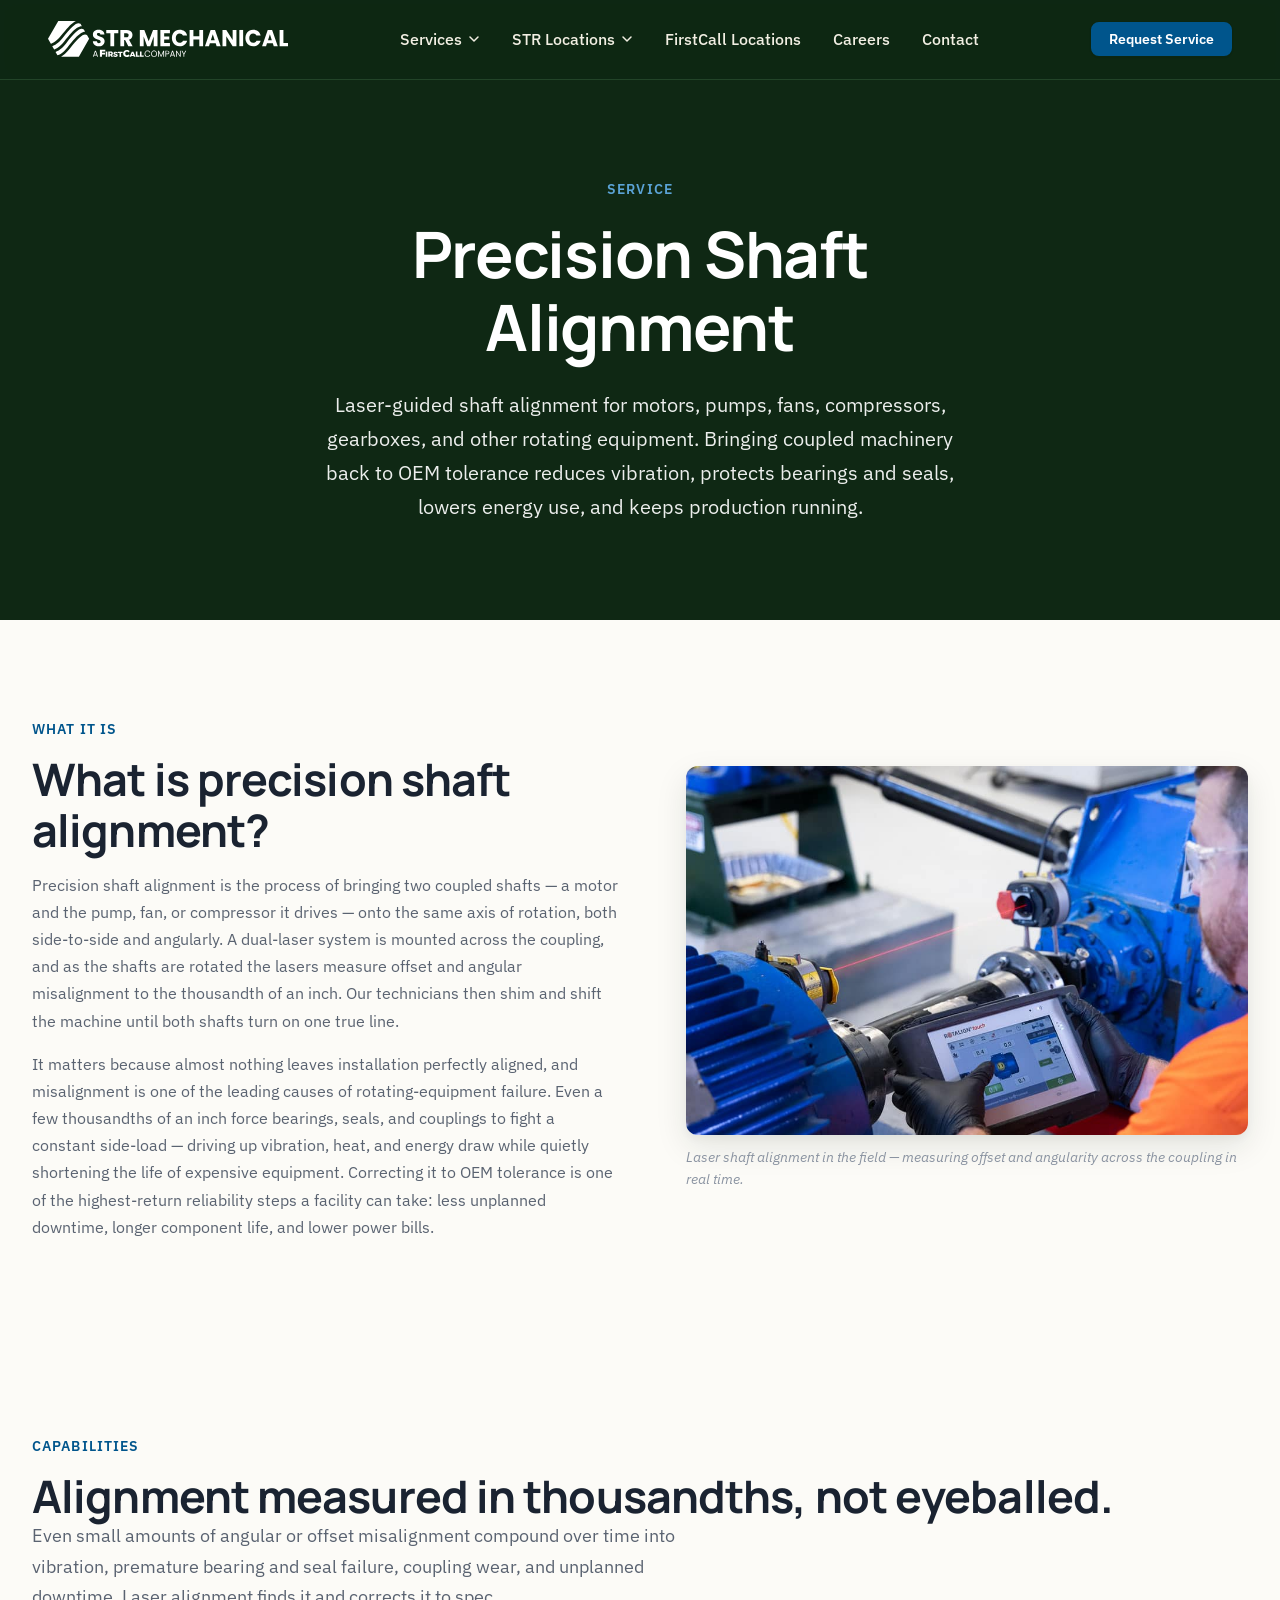
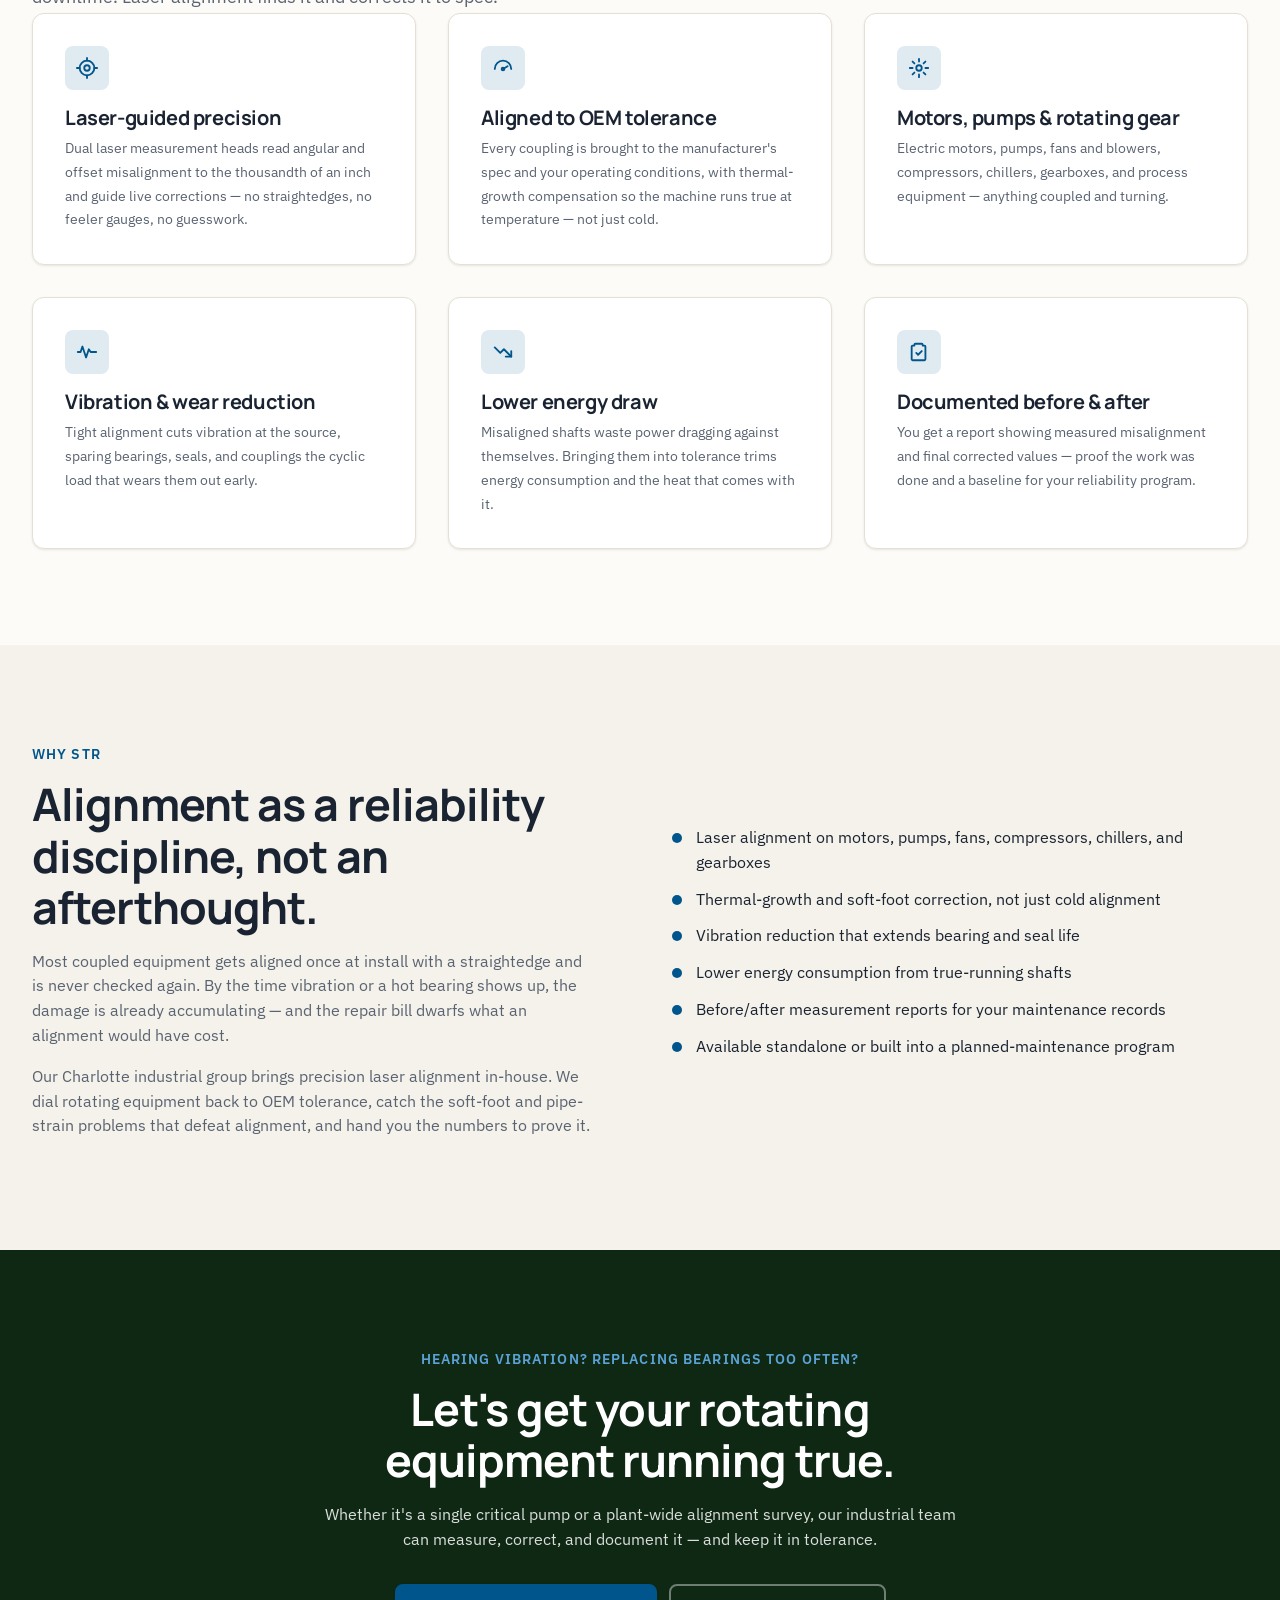
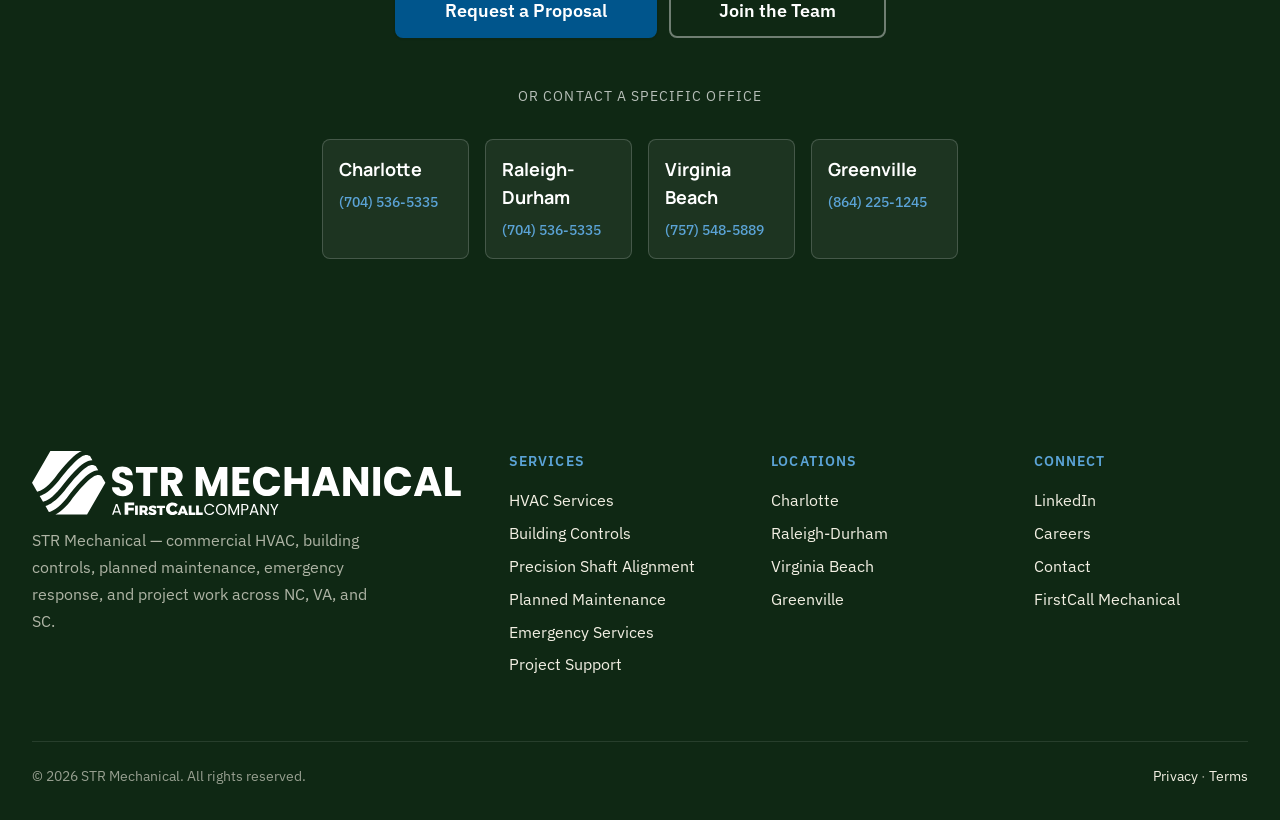
<file: services/shaft-alignment.html>
<!DOCTYPE html>
<!--
  ============================================================
  STR Service Page Template
  ============================================================

  Used to hydrate each per-service page under services/<slug>.html
  from services/<slug>/config.json. Mirrors the FirstCall Columbus
  service-page pattern: page-hero, feature-grid, info-grid (why),
  cta-band.

  Handlebars subset (same as branch.html):
    , , 

  Build directives (see scripts/build-branches.js for handlers):
    INLINE_CSS         tokens + base + components + service
    INLINE_LOGO_WHITE  shared/img/logos/str-hero.svg
    INLINE_BRANCH_JS   shared/js/site.js
  ============================================================
-->
<html lang="en">
<head>
  <meta charset="UTF-8" />
  <meta name="viewport" content="width=device-width, initial-scale=1.0" />
  <title>Precision Shaft Alignment — STR Mechanical</title>
  <meta name="description" content="Precision laser shaft alignment from STR Mechanical — align motors, pumps, fans, compressors, chillers, and gearboxes to OEM tolerance to cut vibration, extend bearing and seal life, and lower energy use." />
  <link rel="canonical" href="https://strmechanical.com/services/shaft-alignment" />
  <meta name="theme-color" content="#1A4120" />

  <!-- Favicons (generate .ico + PNG sizes from /favicon.svg via realfavicongenerator.net) -->
  <link rel="icon" type="image/svg+xml" href="/favicon.svg" />
  <link rel="icon" type="image/x-icon" href="/favicon.ico" />
  <link rel="apple-touch-icon" sizes="180x180" href="/apple-touch-icon.png" />
  <link rel="manifest" href="/site.webmanifest" />

  <!-- Open Graph -->
  <meta property="og:type" content="website" />
  <meta property="og:site_name" content="STR Mechanical" />
  <meta property="og:locale" content="en_US" />
  <meta property="og:title" content="Precision Shaft Alignment — STR Mechanical" />
  <meta property="og:description" content="Precision laser shaft alignment from STR Mechanical — align motors, pumps, fans, compressors, chillers, and gearboxes to OEM tolerance to cut vibration, extend bearing and seal life, and lower energy use." />
  <meta property="og:url" content="https://strmechanical.com/services/shaft-alignment" />
  <meta property="og:image" content="https://strmechanical.com/og-image.jpg" />
  <meta property="og:image:width" content="1200" />
  <meta property="og:image:height" content="630" />
  <meta property="og:image:alt" content="STR Mechanical — Precision Shaft Alignment" />

  <!-- Twitter / X card -->
  <meta name="twitter:card" content="summary_large_image" />
  <meta name="twitter:title" content="Precision Shaft Alignment — STR Mechanical" />
  <meta name="twitter:description" content="Precision laser shaft alignment from STR Mechanical — align motors, pumps, fans, compressors, chillers, and gearboxes to OEM tolerance to cut vibration, extend bearing and seal life, and lower energy use." />
  <meta name="twitter:image" content="https://strmechanical.com/og-image.jpg" />

  <!-- Service JSON-LD — helps Google understand this is a service offering -->
  <script type="application/ld+json">
  {
    "@context": "https://schema.org",
    "@type": "Service",
    "name": "Precision Shaft Alignment",
    "description": "Precision laser shaft alignment from STR Mechanical — align motors, pumps, fans, compressors, chillers, and gearboxes to OEM tolerance to cut vibration, extend bearing and seal life, and lower energy use.",
    "url": "https://strmechanical.com/services/shaft-alignment",
    "provider": {
      "@type": "Organization",
      "name": "STR Mechanical",
      "url": "https://strmechanical.com"
    },
    "areaServed": [
      { "@type": "AdministrativeArea", "name": "North Carolina" },
      { "@type": "AdministrativeArea", "name": "South Carolina" },
      { "@type": "AdministrativeArea", "name": "Virginia" }
    ]
  }
  </script>

  <link rel="preconnect" href="https://fonts.googleapis.com" />
  <link rel="preconnect" href="https://fonts.gstatic.com" crossorigin />
  <link href="https://fonts.googleapis.com/css2?family=Manrope:wght@400;500;600;700;800&family=IBM+Plex+Sans:wght@300;400;500;600;700&display=swap" rel="stylesheet" />

  <style>
    /* ===== tokens.css ===== */
/* ============================================================
   STR Design Tokens — mirrors the Columbus, OH reference palette
   (Website Redesign/columbus.html inline TOKENS block).

   Cream/light theme with dark-green header + footer brackets and
   a deep-blue accent. Dark-text-on-cream content surface.
   ============================================================ */

:root {
  /* --------------------------------------------------------
     COLOR — Brand greens (FirstCall family)
     -------------------------------------------------------- */
  --color-primary:        #1A4120;
  --color-primary-dark:   #0F2814;
  --color-primary-mid:    #2D5F36;
  --color-primary-soft:   #4A7D52;

  /* Accent — deep brand blue */
  --color-accent:         #00558C;
  --color-accent-dark:    #003D66;
  --color-accent-light:   #5BA3D6;

  /* --------------------------------------------------------
     COLOR — Surfaces (cream-led, dark-bracket)
     -------------------------------------------------------- */
  --color-bg:             #FCFBF7;  /* page background — warm cream */
  --color-bg-soft:        #F4F2EA;  /* alt section bands */
  --color-bg-section:     #EDE9DC;  /* tinted bands */
  --color-bg-dark:        #0F2814;  /* deepest — footer, deep CTAs */
  --color-bg-card:        #FFFFFF;  /* lifted cards on cream */

  --color-text:           #1A2331;  /* near-black primary text */
  --color-text-muted:     #5A6371;  /* secondary copy */
  --color-text-light:     #8A93A1;  /* tertiary, meta */
  --color-text-on-dark:   #F2EFE3;  /* warm cream on dark surfaces */
  --color-text-on-primary:#FFFFFF;

  --color-border:         #E5E1D2;
  --color-border-strong:  #C9C7B7;
  --color-border-dark:    #0F2814;

  /* --------------------------------------------------------
     INDUSTRIES-GRID TIER TOKENS
     Used by the "Industries We Serve" hex grid + legend.
     -------------------------------------------------------- */
  --fc-tier-1:        #0B2E4F;   /* Specialty Focus — darkest navy */
  --fc-tier-2:        #1E5A8A;   /* Deep Expertise — mid navy */
  --fc-tier-3:        #A8C5DC;   /* Trusted Partner — light blue */
  --fc-text-light:    #FFFFFF;
  --fc-text-dark:     #0B2E4F;

  /* --------------------------------------------------------
     COLOR — Semantic
     -------------------------------------------------------- */
  --color-success:        #5BA3D6;
  --color-warning:        #B8861A;
  --color-danger:         #C0392B;
  --color-info:           #5BA3D6;

  /* --------------------------------------------------------
     TYPOGRAPHY
     Manrope (display/headings) + IBM Plex Sans (body)
     -------------------------------------------------------- */
  --font-display: "Manrope", system-ui, -apple-system, "Segoe UI", sans-serif;
  --font-body:    "IBM Plex Sans", system-ui, -apple-system, "Segoe UI", sans-serif;
  --font-mono:    "IBM Plex Mono", ui-monospace, "SF Mono", Menlo, monospace;

  --text-xs:    0.75rem;
  --text-sm:    0.875rem;
  --text-base:  1rem;
  --text-lg:    1.125rem;
  --text-xl:    1.25rem;
  --text-2xl:   1.5rem;
  --text-3xl:   1.875rem;
  --text-4xl:   2.25rem;
  --text-5xl:   3rem;
  --text-6xl:   3.75rem;
  --text-7xl:   4.5rem;

  --weight-regular:  400;
  --weight-medium:   500;
  --weight-semibold: 600;
  --weight-bold:     700;
  --weight-extrabold:800;

  --leading-tight:   1.15;
  --leading-snug:    1.3;
  --leading-normal:  1.55;
  --leading-relaxed: 1.7;

  --tracking-tight:  -0.02em;
  --tracking-normal: 0;
  --tracking-wide:   0.02em;
  --tracking-caps:   0.08em;

  /* --------------------------------------------------------
     SPACING — 4px base
     -------------------------------------------------------- */
  --space-1:   0.25rem;
  --space-2:   0.5rem;
  --space-3:   0.75rem;
  --space-4:   1rem;
  --space-5:   1.5rem;
  --space-6:   2rem;
  --space-7:   3rem;
  --space-8:   4rem;
  --space-9:   6rem;
  --space-10:  8rem;
  --space-11: 10rem;

  /* --------------------------------------------------------
     LAYOUT
     -------------------------------------------------------- */
  --container-sm:  640px;
  --container-md:  768px;
  --container-lg: 1024px;
  --container-xl: 1280px;
  --container-2xl: 1600px;
  --container-content: 1440px;

  --header-height: 80px;
  --header-height-mobile: 64px;
  --pad-x: clamp(1.25rem, 4vw, 3rem);

  /* --------------------------------------------------------
     RADII
     -------------------------------------------------------- */
  --radius-none: 0;
  --radius-sm:   4px;
  --radius-md:   8px;
  --radius-lg:   12px;
  --radius-xl:   16px;
  --radius-2xl:  24px;
  --radius-pill: 999px;

  /* --------------------------------------------------------
     SHADOWS
     -------------------------------------------------------- */
  --shadow-xs: 0 1px 2px rgba(15, 42, 31, 0.04);
  --shadow-sm: 0 1px 3px rgba(15, 42, 31, 0.06), 0 1px 2px rgba(15, 42, 31, 0.04);
  --shadow-md: 0 4px 12px rgba(15, 42, 31, 0.08), 0 2px 4px rgba(15, 42, 31, 0.04);
  --shadow-lg: 0 12px 32px rgba(15, 42, 31, 0.10), 0 4px 8px rgba(15, 42, 31, 0.04);
  --shadow-xl: 0 24px 48px rgba(15, 42, 31, 0.14), 0 8px 16px rgba(15, 42, 31, 0.06);

  /* --------------------------------------------------------
     MOTION
     -------------------------------------------------------- */
  --ease-out:     cubic-bezier(0.16, 1, 0.3, 1);
  --ease-in-out:  cubic-bezier(0.4, 0, 0.2, 1);
  --duration-fast:   150ms;
  --duration-base:   200ms;
  --duration-slow:   320ms;

  /* --------------------------------------------------------
     Z-INDEX
     -------------------------------------------------------- */
  --z-base:     1;
  --z-dropdown: 100;
  --z-sticky:   200;
  --z-header:   300;
  --z-overlay:  400;
  --z-modal:    500;
  --z-toast:    600;
}

/* Focus ring — applied via :focus-visible across the system. */
:root {
  --focus-ring: 0 0 0 3px rgba(0, 85, 140, 0.35);
}


/* ===== base.css ===== */
/* ============================================================
   FirstCall Base — resets, typography defaults, utilities
   Depends on tokens.css being loaded first.
   ============================================================ */

/* ---------- Modern reset ---------- */
*, *::before, *::after { box-sizing: border-box; }

* { margin: 0; }

html {
  -webkit-text-size-adjust: 100%;
  text-size-adjust: 100%;
  scroll-behavior: smooth;
}

body {
  min-height: 100vh;
  font-family: var(--font-body);
  font-size: var(--text-base);
  line-height: var(--leading-normal);
  color: var(--color-text);
  background: var(--color-bg);
  -webkit-font-smoothing: antialiased;
  -moz-osx-font-smoothing: grayscale;
  text-rendering: optimizeLegibility;
}

img, svg, video, canvas, picture {
  display: block;
  max-width: 100%;
  height: auto;
}

button, input, select, textarea {
  font: inherit;
  color: inherit;
}

button {
  background: none;
  border: none;
  cursor: pointer;
}

a {
  color: var(--color-primary-mid);
  text-decoration: none;
  transition: color var(--duration-base) var(--ease-out);
}

a:hover {
  color: var(--color-primary);
}

a:focus-visible,
button:focus-visible,
input:focus-visible,
select:focus-visible,
textarea:focus-visible,
[tabindex]:focus-visible {
  outline: none;
  box-shadow: var(--focus-ring);
  border-radius: var(--radius-sm);
}

ul, ol { padding-left: 1.25em; }
ul[role="list"], ol[role="list"] { list-style: none; padding: 0; }

/* ---------- Typography ---------- */

h1, h2, h3, h4, h5, h6 {
  font-family: var(--font-display);
  font-weight: var(--weight-bold);
  line-height: var(--leading-tight);
  letter-spacing: var(--tracking-tight);
  color: var(--color-text);
}

h1, .h1 {
  font-size: clamp(2.25rem, 4.5vw, var(--text-6xl));
  font-weight: var(--weight-bold);
}

h2, .h2 {
  font-size: clamp(1.875rem, 3.5vw, var(--text-5xl));
}

h3, .h3 {
  font-size: clamp(1.5rem, 2.5vw, var(--text-4xl));
}

h4, .h4 {
  font-size: var(--text-2xl);
  letter-spacing: var(--tracking-normal);
}

h5, .h5 {
  font-size: var(--text-xl);
  font-weight: var(--weight-semibold);
  letter-spacing: var(--tracking-normal);
}

h6, .h6 {
  font-size: var(--text-base);
  font-weight: var(--weight-semibold);
  text-transform: uppercase;
  letter-spacing: var(--tracking-caps);
  color: var(--color-text-muted);
}

p {
  line-height: var(--leading-normal);
  color: var(--color-text);
}

.lead {
  font-size: var(--text-lg);
  line-height: var(--leading-relaxed);
  color: var(--color-text-muted);
  max-width: 60ch;
}

.eyebrow {
  display: inline-block;
  font-family: var(--font-body);
  font-size: var(--text-sm);
  font-weight: var(--weight-semibold);
  text-transform: uppercase;
  letter-spacing: var(--tracking-caps);
  color: var(--color-accent);
  margin-bottom: var(--space-3);
}

small, .text-small { font-size: var(--text-sm); }
.text-xs { font-size: var(--text-xs); }
.text-muted { color: var(--color-text-muted); }
.text-light { color: var(--color-text-light); }

/* ---------- Layout utilities ---------- */

.container {
  width: 100%;
  max-width: var(--container-content);
  margin-inline: auto;
  padding-inline: var(--space-5);
}

.container-narrow {
  max-width: 800px;
  margin-inline: auto;
  padding-inline: var(--space-5);
}

.container-wide {
  width: 100%;
  max-width: var(--container-2xl);
  margin-inline: auto;
  padding-inline: var(--space-5);
}

@media (min-width: 768px) {
  .container, .container-narrow, .container-wide {
    padding-inline: var(--space-6);
  }
}

/* Section spacing */
.section {
  padding-block: var(--space-9);
}

.section-tight {
  padding-block: var(--space-7);
}

.section-loose {
  padding-block: var(--space-10);
}

@media (max-width: 767px) {
  .section { padding-block: var(--space-7); }
  .section-loose { padding-block: var(--space-8); }
}

.section--soft { background: var(--color-bg-soft); }
.section--tinted { background: var(--color-bg-section); }
.section--primary { background: var(--color-primary); color: var(--color-text-on-primary); }
.section--dark { background: var(--color-bg-dark); color: var(--color-text-on-dark); }

.section--primary h1, .section--primary h2, .section--primary h3,
.section--primary h4, .section--primary h5, .section--primary h6,
.section--dark h1, .section--dark h2, .section--dark h3,
.section--dark h4, .section--dark h5, .section--dark h6 {
  color: inherit;
}

.section--primary .eyebrow,
.section--dark .eyebrow {
  color: var(--color-accent-light);
}

/* Flex / grid helpers */
.stack > * + * { margin-top: var(--space-4); }
.stack-sm > * + * { margin-top: var(--space-2); }
.stack-lg > * + * { margin-top: var(--space-6); }
.stack-xl > * + * { margin-top: var(--space-7); }

.row {
  display: flex;
  flex-wrap: wrap;
  gap: var(--space-5);
}

.row--between { justify-content: space-between; }
.row--center  { align-items: center; }

.grid {
  display: grid;
  gap: var(--space-6);
}

.grid-2 { grid-template-columns: repeat(2, 1fr); }
.grid-3 { grid-template-columns: repeat(3, 1fr); }
.grid-4 { grid-template-columns: repeat(4, 1fr); }
.grid-6 { grid-template-columns: repeat(6, 1fr); }

@media (max-width: 1023px) {
  .grid-3, .grid-4 { grid-template-columns: repeat(2, 1fr); }
  .grid-6 { grid-template-columns: repeat(3, 1fr); }
}
@media (max-width: 639px) {
  .grid-2, .grid-3, .grid-4, .grid-6 { grid-template-columns: 1fr; }
}

/* Text alignment */
.text-center { text-align: center; }
.text-left   { text-align: left; }
.text-right  { text-align: right; }

/* Display */
.hidden { display: none !important; }

@media (max-width: 767px) {
  .hide-mobile { display: none !important; }
}
@media (min-width: 768px) {
  .show-mobile { display: none !important; }
}

/* Skip-to-content for accessibility */
.skip-link {
  position: absolute;
  top: -100px;
  left: var(--space-4);
  padding: var(--space-3) var(--space-5);
  background: var(--color-primary);
  color: var(--color-text-on-primary);
  border-radius: var(--radius-md);
  font-weight: var(--weight-semibold);
  z-index: var(--z-toast);
  transition: top var(--duration-base) var(--ease-out);
}

.skip-link:focus {
  top: var(--space-4);
}

/* Selection */
::selection {
  background: var(--color-accent);
  color: #fff;
}

/* Reduced motion */
@media (prefers-reduced-motion: reduce) {
  *, *::before, *::after {
    animation-duration: 0.01ms !important;
    animation-iteration-count: 1 !important;
    transition-duration: 0.01ms !important;
    scroll-behavior: auto !important;
  }
}


/* ===== components.css ===== */
/* ============================================================
   FirstCall Components — buttons, cards, forms, nav, footer,
   badges, callouts, photo strip, capabilities grid.
   Depends on tokens.css and base.css.
   ============================================================ */

/* ============================================================
   BUTTONS
   ============================================================ */

.btn {
  display: inline-flex;
  align-items: center;
  justify-content: center;
  gap: var(--space-2);
  padding: var(--space-3) var(--space-6);
  font-family: var(--font-body);
  font-size: var(--text-base);
  font-weight: var(--weight-semibold);
  letter-spacing: var(--tracking-normal);
  line-height: 1;
  border: 2px solid transparent;
  border-radius: var(--radius-md);
  cursor: pointer;
  text-decoration: none;
  transition:
    background-color var(--duration-base) var(--ease-out),
    border-color var(--duration-base) var(--ease-out),
    color var(--duration-base) var(--ease-out),
    transform var(--duration-fast) var(--ease-out),
    box-shadow var(--duration-base) var(--ease-out);
  white-space: nowrap;
}

.btn:active { transform: translateY(1px); }

.btn--primary {
  background: var(--color-accent);
  color: #fff;
  border-color: var(--color-accent);
  box-shadow: var(--shadow-sm);
}
.btn--primary:hover {
  background: var(--color-accent-dark);
  border-color: var(--color-accent-dark);
  color: #fff;
  box-shadow: var(--shadow-md);
}

.btn--secondary {
  background: var(--color-primary);
  color: #fff;
  border-color: var(--color-primary);
}
.btn--secondary:hover {
  background: var(--color-primary-dark);
  border-color: var(--color-primary-dark);
  color: #fff;
}

.btn--outline {
  background: transparent;
  color: var(--color-primary);
  border-color: var(--color-primary);
}
.btn--outline:hover {
  background: var(--color-primary);
  color: #fff;
}

.btn--ghost {
  background: transparent;
  color: var(--color-primary);
  border-color: transparent;
}
.btn--ghost:hover {
  background: var(--color-bg-section);
  color: var(--color-primary-dark);
}

.btn--on-dark {
  background: #fff;
  color: var(--color-primary);
  border-color: #fff;
}
.btn--on-dark:hover {
  background: var(--color-bg-section);
  color: var(--color-primary-dark);
}

.btn--outline-on-dark {
  background: transparent;
  color: #fff;
  border-color: rgba(255,255,255,0.4);
}
.btn--outline-on-dark:hover {
  background: rgba(255,255,255,0.1);
  border-color: #fff;
  color: #fff;
}

/* Size variants */
.btn--sm { padding: var(--space-2) var(--space-4); font-size: var(--text-sm); }
.btn--lg { padding: var(--space-4) var(--space-7); font-size: var(--text-lg); }
.btn--full { width: 100%; }

/* Inline-link arrow button (used a lot on ServiceLogic-style sites) */
.link-arrow {
  display: inline-flex;
  align-items: center;
  gap: var(--space-2);
  font-weight: var(--weight-semibold);
  color: var(--color-primary);
  text-decoration: none;
  transition: gap var(--duration-base) var(--ease-out), color var(--duration-base) var(--ease-out);
}

.link-arrow::after {
  content: "→";
  transition: transform var(--duration-base) var(--ease-out);
  font-weight: var(--weight-regular);
}

.link-arrow:hover {
  color: var(--color-accent);
  gap: var(--space-3);
}

.link-arrow:hover::after { transform: translateX(2px); }

.link-arrow--on-dark { color: var(--color-accent-light); }
.link-arrow--on-dark:hover { color: #fff; }

/* ============================================================
   CARDS
   ============================================================ */

.card {
  background: var(--color-bg);
  border: 1px solid var(--color-border);
  border-radius: var(--radius-lg);
  padding: var(--space-6);
  transition:
    border-color var(--duration-base) var(--ease-out),
    box-shadow var(--duration-base) var(--ease-out),
    transform var(--duration-base) var(--ease-out);
}

.card--hover:hover {
  border-color: var(--color-border-strong);
  box-shadow: var(--shadow-lg);
  transform: translateY(-2px);
}

.card--feature {
  display: flex;
  flex-direction: column;
  gap: var(--space-4);
}

.card--feature .card__icon {
  width: 56px;
  height: 56px;
  display: inline-flex;
  align-items: center;
  justify-content: center;
  background: var(--color-bg-section);
  color: var(--color-primary);
  border-radius: var(--radius-md);
}

.card--feature .card__icon svg { width: 28px; height: 28px; }

.card__title {
  font-family: var(--font-display);
  font-size: var(--text-xl);
  font-weight: var(--weight-bold);
  letter-spacing: var(--tracking-tight);
  color: var(--color-text);
}

.card__body {
  color: var(--color-text-muted);
  line-height: var(--leading-relaxed);
}

/* Branch quick-card (used on parent homepage) */
.branch-card {
  background: var(--color-bg);
  border: 1px solid var(--color-border);
  border-radius: var(--radius-lg);
  padding: var(--space-6);
  display: flex;
  flex-direction: column;
  gap: var(--space-3);
  transition:
    border-color var(--duration-base) var(--ease-out),
    box-shadow var(--duration-base) var(--ease-out),
    transform var(--duration-base) var(--ease-out);
}

.branch-card:hover {
  border-color: var(--color-primary-mid);
  box-shadow: var(--shadow-lg);
  transform: translateY(-2px);
}

.branch-card__location {
  font-family: var(--font-body);
  font-size: var(--text-sm);
  font-weight: var(--weight-semibold);
  text-transform: uppercase;
  letter-spacing: var(--tracking-caps);
  color: var(--color-accent);
}

.branch-card__name {
  font-family: var(--font-display);
  font-size: var(--text-2xl);
  font-weight: var(--weight-bold);
  letter-spacing: var(--tracking-tight);
}

.branch-card__phone {
  font-size: var(--text-lg);
  font-weight: var(--weight-medium);
  color: var(--color-text);
}

.branch-card__phone a { color: inherit; }
.branch-card__phone a:hover { color: var(--color-primary); }

/* ============================================================
   FORMS
   ============================================================ */

.form-field {
  display: flex;
  flex-direction: column;
  gap: var(--space-2);
  margin-bottom: var(--space-4);
}

.form-label {
  font-family: var(--font-body);
  font-size: var(--text-sm);
  font-weight: var(--weight-semibold);
  color: var(--color-text);
}

.form-label .required {
  color: var(--color-accent);
  margin-left: 2px;
}

.form-input,
.form-textarea,
.form-select {
  width: 100%;
  padding: var(--space-3) var(--space-4);
  font-family: var(--font-body);
  font-size: var(--text-base);
  color: var(--color-text);
  background: var(--color-bg);
  border: 1.5px solid var(--color-border);
  border-radius: var(--radius-md);
  transition: border-color var(--duration-base) var(--ease-out), background var(--duration-base) var(--ease-out);
}

.form-input:hover,
.form-textarea:hover,
.form-select:hover {
  border-color: var(--color-border-strong);
}

.form-input:focus,
.form-textarea:focus,
.form-select:focus {
  outline: none;
  border-color: var(--color-primary-mid);
  box-shadow: 0 0 0 3px rgba(0, 85, 140, 0.15);
}

.form-textarea {
  min-height: 140px;
  resize: vertical;
  line-height: var(--leading-normal);
}

.form-select {
  appearance: none;
  background-image: url("data:image/svg+xml;utf8,<svg xmlns='http://www.w3.org/2000/svg' viewBox='0 0 20 20' fill='%231A2421'><path d='M5 8l5 5 5-5z'/></svg>");
  background-repeat: no-repeat;
  background-position: right var(--space-4) center;
  background-size: 16px;
  padding-right: var(--space-7);
}

.form-help {
  font-size: var(--text-xs);
  color: var(--color-text-light);
}

.form-error {
  font-size: var(--text-xs);
  color: var(--color-danger);
  font-weight: var(--weight-medium);
}

.form-input--error,
.form-textarea--error,
.form-select--error {
  border-color: var(--color-danger);
}

/* Checkbox / radio */
.form-checkbox,
.form-radio {
  display: flex;
  gap: var(--space-3);
  align-items: flex-start;
  cursor: pointer;
  font-size: var(--text-sm);
}

.form-checkbox input,
.form-radio input {
  margin-top: 2px;
  accent-color: var(--color-primary);
  width: 18px;
  height: 18px;
}

/* ============================================================
   HEADER / NAV  (Columbus-style: dark green bar over cream page)
   ============================================================ */

.site-header {
  position: sticky;
  top: 0;
  z-index: var(--z-header);
  background: rgba(15, 40, 20, 0.92);
  backdrop-filter: saturate(180%) blur(10px);
  -webkit-backdrop-filter: saturate(180%) blur(10px);
  border-bottom: 1px solid rgba(74, 125, 82, 0.35);
  height: var(--header-height);
  display: flex;
  align-items: center;
  transition: box-shadow var(--duration-base) var(--ease-out), background var(--duration-base) var(--ease-out);
}

.site-header.is-scrolled {
  box-shadow: 0 1px 0 rgba(0,0,0,0.4), var(--shadow-sm);
  background: rgba(15, 40, 20, 0.97);
}

.site-header__inner {
  width: 100%;
  max-width: var(--container-2xl);
  margin-inline: auto;
  padding-inline: var(--pad-x);
  display: flex;
  align-items: center;
  justify-content: space-between;
  gap: var(--space-6);
}

.site-header__logo {
  display: inline-flex;
  align-items: center;
  gap: var(--space-3);
  text-decoration: none;
}

.site-header__logo svg {
  height: 36px;
  width: auto;
  display: block;
}

.site-header__tagline {
  font-family: var(--font-body);
  font-size: var(--text-xs);
  font-weight: var(--weight-semibold);
  text-transform: uppercase;
  letter-spacing: var(--tracking-caps);
  color: var(--color-accent-light);
  padding-left: var(--space-3);
  border-left: 1px solid rgba(242, 239, 227, 0.3);
}

@media (max-width: 767px) { .site-header__tagline { display: none; } }

.site-nav {
  display: flex;
  align-items: center;
  gap: var(--space-6);
}

.site-nav__link {
  font-family: var(--font-body);
  font-size: var(--text-base);
  font-weight: var(--weight-medium);
  color: var(--color-text-on-dark);
  text-decoration: none;
  padding: var(--space-2) 0;
  position: relative;
  transition: color var(--duration-base) var(--ease-out);
}

.site-nav__link::after {
  content: "";
  position: absolute;
  left: 0;
  bottom: -4px;
  width: 0;
  height: 2px;
  background: var(--color-accent-light);
  transition: width var(--duration-base) var(--ease-out);
}

.site-nav__link:hover { color: var(--color-accent-light); }

.site-nav__link:hover::after,
.site-nav__link[aria-current="page"]::after {
  width: 100%;
}

.site-nav__link[aria-current="page"] {
  color: var(--color-accent-light);
  font-weight: var(--weight-semibold);
}

/* Nav dropdowns (Services + STR Locations) */
.site-nav__dropdown-wrap { position: relative; }
.site-nav__dropdown-toggle {
  background: none;
  border: none;
  cursor: pointer;
  display: inline-flex;
  align-items: center;
  gap: 6px;
}
.site-nav__caret {
  width: 12px;
  height: 12px;
  transition: transform var(--duration-base) var(--ease-out);
}
.site-nav__dropdown-toggle[aria-expanded="true"] .site-nav__caret { transform: rotate(180deg); }
.site-nav__dropdown {
  position: absolute;
  top: calc(100% + 6px);
  left: -8px;
  min-width: 240px;
  background: rgba(15, 40, 20, 0.97);
  backdrop-filter: saturate(180%) blur(10px);
  -webkit-backdrop-filter: saturate(180%) blur(10px);
  border: 1px solid rgba(74, 125, 82, 0.35);
  border-radius: var(--radius-md);
  padding: var(--space-2);
  box-shadow: var(--shadow-lg);
  opacity: 0;
  pointer-events: none;
  transform: translateY(-4px);
  transition: opacity var(--duration-base) var(--ease-out), transform var(--duration-base) var(--ease-out);
  z-index: 1;
}
.site-nav__dropdown.is-open {
  opacity: 1;
  pointer-events: auto;
  transform: translateY(0);
}
.site-nav__dropdown-link {
  display: block;
  padding: var(--space-3) var(--space-3);
  color: var(--color-text-on-dark);
  border-radius: var(--radius-sm);
  font-size: var(--text-base);
  font-weight: var(--weight-medium);
  text-decoration: none;
  transition: background var(--duration-base) var(--ease-out), color var(--duration-base) var(--ease-out);
}
.site-nav__dropdown-link:hover,
.site-nav__dropdown-link:focus-visible {
  background: rgba(91, 163, 214, 0.15);
  color: var(--color-accent-light);
}
.site-nav__dropdown-link[aria-current="page"] {
  color: var(--color-accent-light);
  background: rgba(91, 163, 214, 0.1);
}

.site-header__cta {
  display: flex;
  align-items: center;
  gap: var(--space-3);
}

/* Mobile menu toggle */
.menu-toggle {
  display: none;
  width: 44px;
  height: 44px;
  align-items: center;
  justify-content: center;
  border-radius: var(--radius-md);
}

.menu-toggle:hover { background: rgba(242, 239, 227, 0.1); }

.menu-toggle__bars,
.menu-toggle__bars::before,
.menu-toggle__bars::after {
  display: block;
  width: 22px;
  height: 2px;
  background: var(--color-text-on-dark);
  position: relative;
  transition: transform var(--duration-base) var(--ease-out), top var(--duration-base) var(--ease-out);
}

.menu-toggle__bars::before,
.menu-toggle__bars::after {
  content: "";
  position: absolute;
  left: 0;
}

.menu-toggle__bars::before { top: -7px; }
.menu-toggle__bars::after  { top: 7px; }

@media (max-width: 1023px) {
  .menu-toggle { display: inline-flex; }
  .site-nav {
    position: fixed;
    top: var(--header-height);
    left: 0;
    right: 0;
    background: var(--color-primary-dark);
    flex-direction: column;
    align-items: stretch;
    padding: var(--space-5);
    border-bottom: 1px solid var(--color-border);
    box-shadow: var(--shadow-lg);
    transform: translateY(-120%);
    transition: transform var(--duration-slow) var(--ease-out);
    gap: 0;
  }
  .site-nav.is-open { transform: translateY(0); }
  .site-nav__link {
    padding-block: var(--space-4);
    border-bottom: 1px solid rgba(74, 125, 82, 0.4);
    font-size: var(--text-lg);
  }
  .site-nav__link:last-child { border-bottom: none; }
  .site-nav__link::after { display: none; }
  .site-header__cta .btn { display: none; }
  .hide-mobile { display: none !important; }

  /* Mobile dropdowns: full-width toggle + collapsible inline menu */
  .site-nav__dropdown-wrap { width: 100%; }
  .site-nav__dropdown-toggle {
    width: 100%;
    justify-content: space-between;
    padding-block: var(--space-4);
    border-bottom: 1px solid rgba(74, 125, 82, 0.4);
    font-size: var(--text-lg);
    color: var(--color-text-on-dark);
  }
  .site-nav__dropdown {
    position: static;
    opacity: 1;
    pointer-events: auto;
    transform: none;
    background: transparent;
    backdrop-filter: none;
    -webkit-backdrop-filter: none;
    border: none;
    border-radius: 0;
    box-shadow: none;
    padding: 0;
    min-width: 0;
    max-height: 0;
    overflow: hidden;
    transition: max-height var(--duration-slow) var(--ease-out);
  }
  .site-nav__dropdown.is-open { max-height: 400px; }
  .site-nav__dropdown-link {
    padding-block: var(--space-3);
    padding-left: var(--space-5);
    border-bottom: 1px solid rgba(74, 125, 82, 0.25);
    font-size: var(--text-base);
  }
}

/* ============================================================
   FOOTER
   ============================================================ */

.site-footer {
  background: var(--color-bg-dark);
  color: var(--color-text-on-dark);
  padding-block: var(--space-9) var(--space-6);
}

.site-footer a { color: var(--color-text-on-dark); text-decoration: none; }
.site-footer a:hover { color: var(--color-accent-light); }

.site-footer__grid {
  display: grid;
  grid-template-columns: 2fr 1fr 1fr 1fr;
  gap: var(--space-7);
  margin-bottom: var(--space-8);
}

@media (max-width: 1023px) {
  .site-footer__grid { grid-template-columns: 1fr 1fr; }
}
@media (max-width: 639px) {
  .site-footer__grid { grid-template-columns: 1fr; }
}

.site-footer__heading {
  font-family: var(--font-body);
  font-size: var(--text-sm);
  font-weight: var(--weight-semibold);
  text-transform: uppercase;
  letter-spacing: var(--tracking-caps);
  color: var(--color-accent-light);
  margin-bottom: var(--space-4);
}

.site-footer__list { list-style: none; padding: 0; display: flex; flex-direction: column; gap: var(--space-2); }
.site-footer__list a { font-size: var(--text-base); }

.site-footer__brand p {
  color: rgba(242, 239, 227, 0.7);
  max-width: 36ch;
  margin-top: var(--space-3);
  line-height: var(--leading-relaxed);
}

.site-footer__bottom {
  padding-top: var(--space-5);
  border-top: 1px solid rgba(255,255,255,0.1);
  display: flex;
  justify-content: space-between;
  flex-wrap: wrap;
  gap: var(--space-4);
  font-size: var(--text-sm);
  color: rgba(242, 239, 227, 0.6);
}

/* ============================================================
   BADGES / TAGS / CALLOUTS
   ============================================================ */

.badge {
  display: inline-flex;
  align-items: center;
  gap: var(--space-2);
  padding: var(--space-1) var(--space-3);
  font-size: var(--text-xs);
  font-weight: var(--weight-semibold);
  text-transform: uppercase;
  letter-spacing: var(--tracking-caps);
  border-radius: var(--radius-pill);
  background: var(--color-bg-section);
  color: var(--color-primary);
}

.badge--accent { background: var(--color-accent); color: #fff; }
.badge--primary { background: var(--color-primary); color: #fff; }
.badge--outline { background: transparent; border: 1.5px solid var(--color-border-strong); color: var(--color-text-muted); }

.callout {
  background: var(--color-bg-section);
  border-left: 4px solid var(--color-accent);
  padding: var(--space-5) var(--space-6);
  border-radius: var(--radius-md);
}

/* ============================================================
   PHOTO STRIP (horizontal scrolling row used on branch sites)
   ============================================================ */

.photo-strip {
  display: grid;
  grid-auto-flow: column;
  grid-auto-columns: minmax(280px, 1fr);
  gap: var(--space-4);
  overflow-x: auto;
  padding-bottom: var(--space-3);
  scroll-snap-type: x mandatory;
  scrollbar-width: thin;
}

.photo-strip__item {
  scroll-snap-align: start;
  aspect-ratio: 4 / 3;
  border-radius: var(--radius-lg);
  overflow: hidden;
  background: var(--color-bg-section);
}

.photo-strip__item img {
  width: 100%;
  height: 100%;
  object-fit: cover;
}

@media (min-width: 1024px) {
  .photo-strip {
    grid-auto-columns: minmax(0, 1fr);
    grid-auto-flow: row;
    grid-template-columns: repeat(4, 1fr);
    overflow: visible;
  }
}

/* ============================================================
   CAPABILITIES GRID (homepage + branch)
   ============================================================ */

.capabilities {
  display: grid;
  grid-template-columns: repeat(3, 1fr);
  gap: var(--space-5);
}

@media (max-width: 1023px) { .capabilities { grid-template-columns: repeat(2, 1fr); } }
@media (max-width: 639px)  { .capabilities { grid-template-columns: 1fr; } }

.capability {
  background: var(--color-bg);
  border: 1px solid var(--color-border);
  border-radius: var(--radius-lg);
  padding: var(--space-6);
  display: flex;
  flex-direction: column;
  gap: var(--space-3);
  transition:
    border-color var(--duration-base) var(--ease-out),
    box-shadow var(--duration-base) var(--ease-out),
    transform var(--duration-base) var(--ease-out);
}

.capability:hover {
  border-color: var(--color-primary-mid);
  box-shadow: var(--shadow-lg);
  transform: translateY(-2px);
}

.capability__icon {
  width: 56px;
  height: 56px;
  display: inline-flex;
  align-items: center;
  justify-content: center;
  background: var(--color-primary);
  color: #fff;
  border-radius: var(--radius-md);
}

.capability__icon svg { width: 28px; height: 28px; }

.capability__title {
  font-family: var(--font-display);
  font-size: var(--text-xl);
  font-weight: var(--weight-bold);
  letter-spacing: var(--tracking-tight);
}

.capability__body {
  color: var(--color-text-muted);
  line-height: var(--leading-relaxed);
  font-size: var(--text-base);
}

/* ============================================================
   HERO (parent + branch share this structural pattern)
   ============================================================ */

.hero {
  position: relative;
  padding-block: var(--space-10) var(--space-9);
  overflow: hidden;
}

.hero--with-photo {
  display: grid;
  grid-template-columns: 1fr 1fr;
  gap: var(--space-8);
  align-items: center;
}

@media (max-width: 1023px) {
  .hero--with-photo { grid-template-columns: 1fr; gap: var(--space-6); }
}

.hero__eyebrow {
  display: inline-block;
  font-size: var(--text-sm);
  font-weight: var(--weight-semibold);
  text-transform: uppercase;
  letter-spacing: var(--tracking-caps);
  color: var(--color-accent);
  margin-bottom: var(--space-4);
}

.hero__title {
  font-family: var(--font-display);
  font-size: clamp(2.5rem, 5vw, var(--text-7xl));
  font-weight: var(--weight-extrabold);
  line-height: var(--leading-tight);
  letter-spacing: var(--tracking-tight);
  margin-bottom: var(--space-5);
  max-width: 16ch;
}

.hero__lede {
  font-size: var(--text-xl);
  line-height: var(--leading-relaxed);
  color: var(--color-text-muted);
  max-width: 50ch;
  margin-bottom: var(--space-6);
}

.hero__cta {
  display: flex;
  flex-wrap: wrap;
  gap: var(--space-3);
}

.hero__photo {
  aspect-ratio: 5 / 4;
  border-radius: var(--radius-xl);
  overflow: hidden;
  background: var(--color-bg-section);
  box-shadow: var(--shadow-xl);
}

.hero__photo img {
  width: 100%; height: 100%; object-fit: cover;
}

/* ============================================================
   COLOR SWATCHES (used in styleguide only, but kept here so
   the swatch component is documented within the system)
   ============================================================ */

.swatch {
  display: flex;
  flex-direction: column;
  gap: var(--space-2);
}

.swatch__chip {
  height: 96px;
  border-radius: var(--radius-md);
  border: 1px solid var(--color-border);
}

.swatch__meta {
  font-size: var(--text-xs);
  color: var(--color-text-muted);
}

.swatch__meta strong {
  display: block;
  color: var(--color-text);
  font-size: var(--text-sm);
  font-weight: var(--weight-semibold);
}


/* ===== service.css ===== */
/* ============================================================
   shared/css/service.css

   Page-specific styles for per-service pages (the template at
   shared/templates/service.html). Inlined by
   scripts/build-branches.js when building service pages.

   Extracted from the FirstCall Columbus service-page reference
   (Website Redesign/columbus/planned-maintenance.html etc.) so
   STR's service pages match that visual structure exactly.
   ============================================================ */

/* ===== PAGE HERO (text-only, dark green band) ===== */
.page-hero {
  position: relative;
  padding-bottom: var(--space-9);
  padding-top: calc(var(--header-height) + var(--space-9));
  margin-top: calc(var(--header-height) * -1);
  background: var(--color-primary-dark);
  color: #fff;
  text-align: center;
}
@media (max-width: 767px) {
  .page-hero {
    padding-bottom: var(--space-7);
    padding-top: calc(var(--header-height) + var(--space-6));
  }
}
.page-hero__inner { max-width: 760px; margin-inline: auto; }
.page-hero__eyebrow {
  display: inline-block;
  font-size: var(--text-sm);
  font-weight: var(--weight-semibold);
  text-transform: uppercase;
  letter-spacing: var(--tracking-caps);
  color: var(--color-accent-light);
  margin-bottom: var(--space-4);
}
.page-hero__title {
  font-size: clamp(2.25rem, 5vw, 4rem);
  color: #fff;
  margin-bottom: var(--space-5);
}
.page-hero__lede {
  font-size: var(--text-xl);
  line-height: var(--leading-relaxed);
  color: rgba(255, 255, 255, 0.92);
  max-width: 56ch;
  margin-inline: auto;
}

/* ===== FEATURE CARDS (3-up grid of capability tiles) ===== */
.feature-grid {
  display: grid;
  grid-template-columns: repeat(3, 1fr);
  gap: var(--space-6);
}
@media (max-width: 1023px) { .feature-grid { grid-template-columns: repeat(2, 1fr); } }
@media (max-width: 639px)  { .feature-grid { grid-template-columns: 1fr; } }
.feature {
  background: var(--color-bg-card);
  padding: var(--space-6);
  border-radius: var(--radius-lg);
  border: 1px solid var(--color-border);
  box-shadow: var(--shadow-sm);
  transition: transform var(--duration-base) var(--ease-out),
              box-shadow var(--duration-base) var(--ease-out);
}
.feature:hover {
  transform: translateY(-3px);
  box-shadow: var(--shadow-md);
}
.feature__icon {
  width: 44px;
  height: 44px;
  border-radius: var(--radius-md);
  background: rgba(0, 85, 140, 0.12);
  color: var(--color-accent);
  display: flex;
  align-items: center;
  justify-content: center;
  margin-bottom: var(--space-4);
}
.feature__icon svg { width: 22px; height: 22px; }
.feature h3 {
  font-size: var(--text-xl);
  margin-bottom: var(--space-2);
}
.feature p {
  color: var(--color-text-muted);
  line-height: var(--leading-relaxed);
  font-size: var(--text-sm);
}

/* ===== INTRO SPLIT (what-it-is text + photo) ===== */
.service-intro__grid {
  display: grid;
  grid-template-columns: 1.05fr 1fr;
  gap: var(--space-8);
  align-items: center;
}
@media (max-width: 1023px) { .service-intro__grid { grid-template-columns: 1fr; gap: var(--space-6); } }
.service-intro__body h2 { margin-bottom: var(--space-4); max-width: 20ch; }
.service-intro__body p {
  color: var(--color-text-muted);
  line-height: var(--leading-relaxed);
  margin-bottom: var(--space-4);
  max-width: 60ch;
}
.service-intro__body p:last-child { margin-bottom: 0; }
.service-intro__figure { margin: 0; }
.service-intro__figure img {
  width: 100%;
  border-radius: var(--radius-lg);
  box-shadow: var(--shadow-lg);
  object-fit: cover;
}
.service-intro__caption {
  margin-top: var(--space-3);
  font-size: var(--text-sm);
  color: var(--color-text-light);
  font-style: italic;
}

/* ===== TWO-COLUMN INFO BLOCK (why-it-matters band) ===== */
.info-grid {
  display: grid;
  grid-template-columns: 1fr 1fr;
  gap: var(--space-8);
  align-items: center;
}
@media (max-width: 1023px) { .info-grid { grid-template-columns: 1fr; gap: var(--space-6); } }
.info-grid h2 {
  margin-bottom: var(--space-4);
  max-width: 18ch;
}
.info-grid p {
  color: var(--color-text-muted);
  margin-bottom: var(--space-4);
  max-width: 56ch;
}
.info-grid ul { list-style: none; padding: 0; }
.info-grid li {
  padding-left: var(--space-5);
  position: relative;
  margin-bottom: var(--space-3);
  color: var(--color-text);
}
.info-grid li::before {
  content: "";
  position: absolute;
  left: 0;
  top: 8px;
  width: 10px;
  height: 10px;
  border-radius: 50%;
  background: var(--color-accent);
}

/* ===== CTA BAND (bottom dark green prompt) ===== */
.cta-band {
  background: var(--color-bg-dark);
  color: var(--color-text-on-dark);
  padding-block: var(--space-9);
  text-align: center;
}
.cta-band__inner { max-width: 700px; margin-inline: auto; }
.cta-band h2 {
  color: #fff;
  margin-bottom: var(--space-4);
}
.cta-band p {
  color: rgba(255, 255, 255, 0.85);
  margin-bottom: var(--space-6);
}
.cta-band__row {
  display: flex;
  justify-content: center;
  gap: var(--space-3);
  flex-wrap: wrap;
}

/* ===== "AT-YOUR-LOCATION" PICKER (4 STR offices at the bottom) ===== */
.location-picker {
  display: grid;
  grid-template-columns: repeat(4, 1fr);
  gap: var(--space-4);
  margin-top: var(--space-6);
}
@media (max-width: 1023px) { .location-picker { grid-template-columns: repeat(2, 1fr); } }
@media (max-width: 639px)  { .location-picker { grid-template-columns: 1fr; } }
.location-picker__item {
  background: rgba(255, 255, 255, 0.06);
  border: 1px solid rgba(255, 255, 255, 0.18);
  border-radius: var(--radius-md);
  padding: var(--space-4);
  color: var(--color-text-on-dark);
  text-decoration: none;
  text-align: left;
  display: flex;
  flex-direction: column;
  gap: var(--space-2);
  transition: background var(--duration-base) var(--ease-out),
              border-color var(--duration-base) var(--ease-out),
              transform var(--duration-base) var(--ease-out);
}
.location-picker__item:hover {
  background: rgba(91, 163, 214, 0.12);
  border-color: var(--color-accent-light);
  transform: translateY(-2px);
}
.location-picker__city {
  font-family: var(--font-display);
  font-weight: var(--weight-bold);
  font-size: var(--text-lg);
  color: #fff;
}
.location-picker__phone {
  font-size: var(--text-sm);
  color: var(--color-accent-light);
  font-weight: var(--weight-medium);
}

  </style>
</head>

<body>
  <a href="#main" class="skip-link">Skip to content</a>

  <!-- HEADER -->
  <header class="site-header" role="banner">
    <div class="site-header__inner">
      <a class="site-header__logo" href="../index.html" aria-label="STR Mechanical, home">
        <svg id="Layer_2" data-name="Layer 2" xmlns="http://www.w3.org/2000/svg" viewBox="0 0 1774.69 265.77">
  <defs>
    <style>
      .cls-1 {
        fill: #fff;
      }
    </style>
  </defs>
  <g id="Layer_1-2" data-name="Layer 1">
    <g>
      <path class="cls-1" d="M287.85,104.05c-3.91-2.26-8.55-4.31-14.07-4.31-21.66,0-57.15,33.24-115.09,107.77-25.43,31.06-46.07,47.02-62.08,55.5h131.18l75.93-131.51-15.85-27.46h-.02Z"/>
      <path class="cls-1" d="M143.16,195.12c43.25-55.65,73.03-87.43,96.5-102.98,12.39-8.21,23.52-12.2,34.06-12.2h.23l-9.54-16.52-.13-.08c-4.22-2.61-9.39-5.28-15.69-5.28-21.66,0-57.15,33.24-115.09,107.77-34.7,42.39-60.5,56.66-77.77,62.18l13.94,24.15c14.15-3.32,37.88-13.57,73.49-57.06v.02Z"/>
      <path class="cls-1" d="M109.57,123.87c-34.88,42.61-60.76,56.8-78.03,62.26l13.94,24.15c14.26-3.57,37.71-14.34,72.49-56.82,43.25-55.65,73.03-87.43,96.5-102.98,12.38-8.21,23.52-12.2,34.06-12.2.46,0,.93.04,1.39.05l-9.91-17.17c-4.16-2.54-9.21-5.06-15.34-5.06-21.66,0-57.15,33.24-115.09,107.77h-.01Z"/>
      <path class="cls-1" d="M94.05,111.49C137.3,55.84,167.08,24.06,190.54,8.51c5.58-3.7,10.91-6.5,16.04-8.51H75.93L0,131.51l21.29,36.87c14.23-3.5,37.76-14.14,72.76-56.89Z"/>
    </g>
    <g>
      <path class="cls-1" d="M353.45,182.76c-6.67-2.84-12.01-7.04-16-12.61s-6.1-12.27-6.32-20.11h29.86c.44,4.43,1.91,7.81,4.43,10.14,2.51,2.33,5.8,3.49,9.84,3.49s7.44-.99,9.85-2.98c2.4-1.99,3.61-4.74,3.61-8.27,0-2.95-.96-5.4-2.87-7.33-1.92-1.93-4.27-3.52-7.06-4.77s-6.76-2.67-11.9-4.26c-7.44-2.39-13.51-4.77-18.21-7.16-4.7-2.39-8.75-5.91-12.14-10.57s-5.09-10.74-5.09-18.24c0-11.13,3.88-19.86,11.65-26.16,7.77-6.31,17.89-9.46,30.35-9.46s22.91,3.15,30.68,9.46c7.76,6.31,11.92,15.08,12.47,26.33h-30.36c-.22-3.86-1.59-6.9-4.1-9.12-2.52-2.22-5.74-3.32-9.68-3.32-3.39,0-6.13.94-8.2,2.81-2.08,1.88-3.12,4.58-3.12,8.1,0,3.86,1.75,6.88,5.25,9.03,3.5,2.16,8.97,4.49,16.41,6.99,7.44,2.62,13.48,5.11,18.13,7.5s8.67,5.85,12.06,10.4c3.39,4.55,5.09,10.4,5.09,17.56s-1.67,13.01-5,18.58c-3.34,5.57-8.18,10-14.52,13.29-6.35,3.3-13.84,4.94-22.48,4.94s-15.97-1.42-22.64-4.26h.01Z"/>
      <path class="cls-1" d="M519.17,66.18v23.35h-30.52v96.3h-28.06v-96.3h-30.52v-23.35h89.1Z"/>
      <path class="cls-1" d="M593,185.83l-23.96-45.17h-6.73v45.17h-28.06v-119.65h47.09c9.08,0,16.82,1.65,23.22,4.94,6.4,3.3,11.18,7.81,14.36,13.55,3.17,5.74,4.76,12.13,4.76,19.18,0,7.95-2.16,15.06-6.48,21.31s-10.69,10.68-19.12,13.29l26.58,47.38h-31.67,0ZM562.32,120.04h17.39c5.14,0,9-1.3,11.57-3.92,2.57-2.61,3.86-6.31,3.86-11.08s-1.29-8.12-3.86-10.74c-2.57-2.61-6.43-3.92-11.57-3.92h-17.39s0,29.66,0,29.66Z"/>
      <path class="cls-1" d="M808.44,66.18v119.65h-28.06v-71.76l-25.76,71.76h-22.64l-25.92-71.93v71.93h-28.06v-119.65h33.14l32.32,82.84,32-82.84s32.98,0,32.98,0Z"/>
      <path class="cls-1" d="M857.66,89.53v24.2h37.57v22.5h-37.57v26.25h42.5v23.35h-70.55v-119.65h70.55v23.35h-42.5Z"/>
      <path class="cls-1" d="M921.98,94.22c4.92-9.26,11.79-16.47,20.59-21.65,8.8-5.17,18.79-7.76,29.94-7.76,13.67,0,25.38,3.75,35.11,11.25,9.73,7.5,16.24,17.73,19.53,30.68h-30.85c-2.3-5-5.55-8.8-9.76-11.42-4.21-2.61-9-3.92-14.36-3.92-8.64,0-15.64,3.13-21,9.37-5.36,6.25-8.04,14.6-8.04,25.06s2.68,18.81,8.04,25.05c5.36,6.25,12.36,9.37,21,9.37,5.36,0,10.15-1.3,14.36-3.92,4.21-2.61,7.47-6.42,9.76-11.42h30.85c-3.28,12.95-9.79,23.15-19.53,30.59-9.74,7.44-21.44,11.16-35.11,11.16-11.16,0-21.14-2.58-29.94-7.75-8.81-5.17-15.67-12.36-20.59-21.56-4.92-9.2-7.38-19.71-7.38-31.53s2.46-22.36,7.38-31.62v.02Z"/>
      <path class="cls-1" d="M1145.13,66.18v119.65h-28.06v-49.26h-43.65v49.26h-28.06v-119.65h28.06v46.87h43.65v-46.87s28.06,0,28.06,0Z"/>
      <path class="cls-1" d="M1237.99,164.7h-42.99l-6.89,21.13h-29.37l41.68-119.65h32.49l41.68,119.65h-29.7l-6.89-21.13h-.01ZM1230.78,142.2l-14.28-43.8-14.11,43.8h28.39Z"/>
      <path class="cls-1" d="M1391.25,185.83h-28.06l-46.93-73.8v73.8h-28.06v-119.65h28.06l46.93,74.14v-74.14h28.06v119.65h0Z"/>
      <path class="cls-1" d="M1440.63,66.18v119.65h-28.06v-119.65h28.06Z"/>
      <path class="cls-1" d="M1464.59,94.22c4.92-9.26,11.79-16.47,20.59-21.65,8.8-5.17,18.79-7.76,29.94-7.76,13.67,0,25.38,3.75,35.11,11.25s16.24,17.73,19.53,30.68h-30.85c-2.3-5-5.55-8.8-9.76-11.42-4.21-2.61-9-3.92-14.36-3.92-8.64,0-15.64,3.13-21,9.37-5.36,6.25-8.04,14.6-8.04,25.06s2.68,18.81,8.04,25.05c5.36,6.25,12.36,9.37,21,9.37,5.36,0,10.15-1.3,14.36-3.92,4.21-2.61,7.47-6.42,9.76-11.42h30.85c-3.28,12.95-9.79,23.15-19.53,30.59-9.74,7.44-21.44,11.16-35.11,11.16-11.16,0-21.14-2.58-29.94-7.75-8.81-5.17-15.67-12.36-20.59-21.56-4.92-9.2-7.38-19.71-7.38-31.53s2.46-22.36,7.38-31.62v.02Z"/>
      <path class="cls-1" d="M1659.68,164.7h-42.99l-6.89,21.13h-29.37l41.68-119.65h32.49l41.68,119.65h-29.7l-6.89-21.13h-.01ZM1652.46,142.2l-14.28-43.8-14.11,43.8h28.39Z"/>
      <path class="cls-1" d="M1737.94,163.33h36.75v22.5h-64.81v-119.65h28.06v97.15Z"/>
    </g>
    <g>
      <path class="cls-1" d="M398.44,224.75v10.22h22.77v11.68h-22.77v17.59h-15.18v-51.16h39.7v11.68h-24.52Z"/>
      <path class="cls-1" d="M426.43,264.54v-38.59h11.45v38.59h-11.45Z"/>
      <path class="cls-1" d="M462.39,254.08h-6.06v10.4h-11.45v-38.59h18c10.35,0,16.3,4.95,16.3,13.71,0,5.73-2.31,9.91-6.5,12.28l7.82,12.61h-12.99l-5.12-10.4h0ZM462.89,245.27c3.41,0,5.39-1.87,5.39-5.34s-1.98-5.23-5.39-5.23h-6.55v10.57h6.55Z"/>
      <path class="cls-1" d="M515.29,230.57l-4.24,8.81c-3.96-2.26-9.58-4.29-12.83-4.29-1.93,0-3.19.66-3.19,2.09,0,5.67,20.15,2.31,20.15,16.24,0,8.2-7.27,12.11-15.91,12.11-6.55,0-13.71-2.31-18.55-6.11l4.29-8.7c3.96,3.36,10.4,5.89,14.37,5.89,2.42,0,3.96-.83,3.96-2.59,0-5.84-20.15-2.15-20.15-15.74,0-7.43,6.33-12.17,15.97-12.17,5.89,0,11.95,1.76,16.13,4.46h0Z"/>
      <path class="cls-1" d="M539.39,235.54v29.45h-11.51v-29.45h-11.18v-9.14h33.91v9.14h-11.23.01Z"/>
      <path class="cls-1" d="M603.39,222.38l-8.8,10.41c-3.23-4.1-7.99-6.82-12.24-6.82-6.96,0-12.24,5.64-12.24,13.19s5.28,13.27,12.24,13.27c3.96,0,8.72-2.35,12.24-5.94l8.8,9.38c-5.57,6.01-14,9.9-21.77,9.9-15.61,0-27.12-11.29-27.12-26.46s11.73-26.02,27.63-26.02c7.77,0,16.05,3.52,21.26,9.09h0Z"/>
      <path class="cls-1" d="M616.17,258.67l-2.31,6.17h-11.78l16.46-38.59h11.78l15.91,38.59h-12.22l-2.26-6.17h-15.58ZM624.09,237.7l-4.73,12.61h9.36l-4.62-12.61h-.01Z"/>
      <path class="cls-1" d="M676.21,254.86v9.58h-27.64v-38.59h11.45v29.01h16.19Z"/>
      <path class="cls-1" d="M706.69,254.91v9.58h-27.64v-38.59h11.45v29.01h16.19Z"/>
      <path class="cls-1" d="M359.76,254.23h-19.09l-3.52,10.11h-6.03l15.82-45.2h6.59l15.76,45.2h-6.03l-3.52-10.11h.02ZM358.13,249.41l-7.91-22.96-7.91,22.96h15.82Z"/>
      <g>
        <path class="cls-1" d="M715.52,229.88c1.92-3.54,4.55-6.32,7.88-8.32s7.02-3,11.08-3c4.77,0,8.94,1.2,12.5,3.59s6.15,5.78,7.79,10.18h-6.84c-1.21-2.74-2.96-4.85-5.24-6.33-2.28-1.48-5.01-2.22-8.19-2.22s-5.8.74-8.23,2.22-4.33,3.58-5.71,6.29c-1.38,2.72-2.07,5.9-2.07,9.56s.69,6.77,2.07,9.49,3.29,4.82,5.71,6.29c2.43,1.48,5.17,2.22,8.23,2.22s5.91-.73,8.19-2.19,4.03-3.56,5.24-6.29h6.84c-1.63,4.35-4.23,7.71-7.79,10.08s-7.72,3.56-12.5,3.56c-4.06,0-7.76-.99-11.08-2.97-3.33-1.98-5.96-4.73-7.88-8.25-1.93-3.52-2.89-7.5-2.89-11.94s.96-8.43,2.89-11.97h0Z"/>
        <path class="cls-1" d="M771.97,262.1c-3.35-1.98-6-4.74-7.94-8.28-1.95-3.54-2.92-7.53-2.92-11.97s.97-8.43,2.92-11.97c1.95-3.54,4.59-6.3,7.94-8.28s7.05-2.97,11.12-2.97,7.83.99,11.18,2.97,5.99,4.73,7.91,8.25,2.89,7.52,2.89,12-.96,8.48-2.89,12c-1.93,3.52-4.56,6.27-7.91,8.25s-7.08,2.97-11.18,2.97-7.77-.99-11.12-2.97ZM791.34,257.7c2.45-1.48,4.37-3.59,5.78-6.33s2.1-5.91,2.1-9.52-.7-6.84-2.1-9.56c-1.4-2.72-3.32-4.82-5.75-6.29-2.43-1.48-5.19-2.22-8.29-2.22s-5.86.74-8.29,2.22-4.34,3.58-5.75,6.29c-1.4,2.72-2.1,5.9-2.1,9.56s.7,6.78,2.1,9.52c1.4,2.74,3.33,4.85,5.78,6.33s5.2,2.22,8.26,2.22,5.81-.74,8.26-2.22h0Z"/>
        <path class="cls-1" d="M857,219.47v45.14h-5.71v-33.66l-14.44,33.66h-4.02l-14.51-33.72v33.72h-5.71v-45.14h6.15l16.08,37.31,16.07-37.31h6.09Z"/>
        <path class="cls-1" d="M892.19,241.88c-2.49,2.5-6.29,3.75-11.4,3.75h-8.41v18.98h-5.71v-45.47h14.13c4.94,0,8.7,1.24,11.27,3.72s3.86,5.68,3.86,9.59-1.25,6.93-3.74,9.43ZM887.83,238.59c1.51-1.44,2.26-3.48,2.26-6.13,0-5.61-3.1-8.41-9.29-8.41h-8.41v16.7h8.41c3.18,0,5.53-.72,7.03-2.15h0Z"/>
        <path class="cls-1" d="M928.9,254.5h-19.09l-3.52,10.11h-6.03l15.82-45.2h6.59l15.76,45.2h-6.03l-3.52-10.11h.02ZM927.26,249.68l-7.91-22.96-7.91,22.96h15.82,0Z"/>
        <path class="cls-1" d="M979.76,264.61h-5.71l-22.98-36.2v36.2h-5.71v-45.53h5.71l22.98,36.14v-36.14h5.71v45.53Z"/>
        <path class="cls-1" d="M1020.14,219.15l-14.25,28.31v17.16h-5.71v-17.16l-14.32-28.31h6.34l10.8,23.03,10.8-23.03h6.34Z"/>
      </g>
    </g>
  </g>
</svg>
      </a>

      <nav class="site-nav" data-site-nav aria-label="Primary">
        <div class="site-nav__dropdown-wrap" data-dropdown>
          <button type="button" class="site-nav__link site-nav__dropdown-toggle"
                  aria-haspopup="true" aria-expanded="false" data-dropdown-toggle>
            Services
            <svg class="site-nav__caret" viewBox="0 0 12 12" aria-hidden="true"><path d="M2 4 L6 8 L10 4" stroke="currentColor" stroke-width="1.5" fill="none" stroke-linecap="round" stroke-linejoin="round"/></svg>
          </button>
          <div class="site-nav__dropdown" data-dropdown-menu>
            <a class="site-nav__dropdown-link" href="hvac.html">HVAC Services</a>
            <a class="site-nav__dropdown-link" href="building-controls.html">Building Controls</a>
            <a class="site-nav__dropdown-link" href="commercial-refrigeration.html">Commercial Refrigeration</a>
            <a class="site-nav__dropdown-link" href="shaft-alignment.html">Precision Shaft Alignment</a>
            <a class="site-nav__dropdown-link" href="planned-maintenance.html">Planned Maintenance</a>
            <a class="site-nav__dropdown-link" href="emergency.html">Emergency Services</a>
            <a class="site-nav__dropdown-link" href="project-support.html">Project Support</a>
          </div>
        </div>

        <div class="site-nav__dropdown-wrap" data-dropdown>
          <button type="button" class="site-nav__link site-nav__dropdown-toggle"
                  aria-haspopup="true" aria-expanded="false" data-dropdown-toggle>
            STR Locations
            <svg class="site-nav__caret" viewBox="0 0 12 12" aria-hidden="true"><path d="M2 4 L6 8 L10 4" stroke="currentColor" stroke-width="1.5" fill="none" stroke-linecap="round" stroke-linejoin="round"/></svg>
          </button>
          <div class="site-nav__dropdown" data-dropdown-menu>
            <a class="site-nav__dropdown-link" href="../charlotte.html">Charlotte</a>
            <a class="site-nav__dropdown-link" href="../raleigh-durham.html">Raleigh-Durham</a>
            <a class="site-nav__dropdown-link" href="../virginia-beach.html">Virginia Beach</a>
            <a class="site-nav__dropdown-link" href="../greenville.html">Greenville</a>
          </div>
        </div>

        <a class="site-nav__link" href="https://firstcallmechanical.com/locations.html" target="_blank" rel="noopener">FirstCall Locations</a>
        <a class="site-nav__link" href="https://firstcallmechanical.com/mechanical/careers" target="_blank" rel="noopener">Careers</a>
        <a class="site-nav__link" href="../index.html#contact">Contact</a>
      </nav>

      <div class="site-header__cta">
        <a class="btn btn--primary btn--sm hide-mobile" href="../index.html#contact">Request Service</a>
        <button class="menu-toggle" data-menu-toggle aria-label="Open menu" aria-expanded="false">
          <span class="menu-toggle__bars" aria-hidden="true"></span>
        </button>
      </div>
    </div>
  </header>

  <main id="main">

    <!-- 1. PAGE HERO -->
    <section class="page-hero">
      <div class="container">
        <div class="page-hero__inner">
          <span class="page-hero__eyebrow">Service</span>
          <h1 class="page-hero__title">Precision Shaft Alignment</h1>
          <p class="page-hero__lede">Laser-guided shaft alignment for motors, pumps, fans, compressors, gearboxes, and other rotating equipment. Bringing coupled machinery back to OEM tolerance reduces vibration, protects bearings and seals, lowers energy use, and keeps production running.</p>
        </div>
      </div>
    </section>

    <!-- 1b. WHAT IT IS — intro split with photo -->
    
    <section class="section">
      <div class="container">
        <div class="service-intro__grid">
          <div class="service-intro__body">
            <span class="eyebrow">What it is</span>
            <h2>What is precision shaft alignment?</h2>
            
            <p>Precision shaft alignment is the process of bringing two coupled shafts — a motor and the pump, fan, or compressor it drives — onto the same axis of rotation, both side-to-side and angularly. A dual-laser system is mounted across the coupling, and as the shafts are rotated the lasers measure offset and angular misalignment to the thousandth of an inch. Our technicians then shim and shift the machine until both shafts turn on one true line.</p>
            
            <p>It matters because almost nothing leaves installation perfectly aligned, and misalignment is one of the leading causes of rotating-equipment failure. Even a few thousandths of an inch force bearings, seals, and couplings to fight a constant side-load — driving up vibration, heat, and energy draw while quietly shortening the life of expensive equipment. Correcting it to OEM tolerance is one of the highest-return reliability steps a facility can take: less unplanned downtime, longer component life, and lower power bills.</p>
            
          </div>
          <figure class="service-intro__figure">
            <img src="../shared/img/photos/str/shaft-alignment.jpg" alt="STR Mechanical technician using a ROTALIGN laser alignment system to align a motor-to-pump coupling, with the laser beam visible across the shafts." loading="lazy" decoding="async" width="972" height="630" />
            <figcaption class="service-intro__caption">Laser shaft alignment in the field — measuring offset and angularity across the coupling in real time.</figcaption>
          </figure>
        </div>
      </div>
    </section>
    

    <!-- 2. WHAT'S INCLUDED — feature grid -->
    <section class="section">
      <div class="container">
        <div class="section-head">
          <span class="eyebrow">Capabilities</span>
          <h2>Alignment measured in thousandths, not eyeballed.</h2>
          <p class="lead">Even small amounts of angular or offset misalignment compound over time into vibration, premature bearing and seal failure, coupling wear, and unplanned downtime. Laser alignment finds it and corrects it to spec.</p>
        </div>
        <div class="feature-grid">
          
          <article class="feature">
            <span class="feature__icon" aria-hidden="true"><svg viewBox="0 0 24 24" fill="none" stroke="currentColor" stroke-width="2" stroke-linecap="round" stroke-linejoin="round"><circle cx="12" cy="12" r="3"/><circle cx="12" cy="12" r="8"/><path d="M12 1v3M12 20v3M1 12h3M20 12h3"/></svg></span>
            <h3>Laser-guided precision</h3>
            <p>Dual laser measurement heads read angular and offset misalignment to the thousandth of an inch and guide live corrections — no straightedges, no feeler gauges, no guesswork.</p>
          </article>
          
          <article class="feature">
            <span class="feature__icon" aria-hidden="true"><svg viewBox="0 0 24 24" fill="none" stroke="currentColor" stroke-width="2" stroke-linecap="round" stroke-linejoin="round"><path d="M3 13a9 9 0 0 1 18 0"/><path d="M12 13l5-3"/><circle cx="12" cy="13" r="1.5"/></svg></span>
            <h3>Aligned to OEM tolerance</h3>
            <p>Every coupling is brought to the manufacturer's spec and your operating conditions, with thermal-growth compensation so the machine runs true at temperature — not just cold.</p>
          </article>
          
          <article class="feature">
            <span class="feature__icon" aria-hidden="true"><svg viewBox="0 0 24 24" fill="none" stroke="currentColor" stroke-width="2" stroke-linecap="round" stroke-linejoin="round"><circle cx="12" cy="12" r="3"/><path d="M12 2v3M12 19v3M2 12h3M19 12h3M5 5l2 2M17 17l2 2M19 5l-2 2M7 17l-2 2"/></svg></span>
            <h3>Motors, pumps & rotating gear</h3>
            <p>Electric motors, pumps, fans and blowers, compressors, chillers, gearboxes, and process equipment — anything coupled and turning.</p>
          </article>
          
          <article class="feature">
            <span class="feature__icon" aria-hidden="true"><svg viewBox="0 0 24 24" fill="none" stroke="currentColor" stroke-width="2" stroke-linecap="round" stroke-linejoin="round"><path d="M2 12h3l2-6 4 12 3-9 2 3h6"/></svg></span>
            <h3>Vibration & wear reduction</h3>
            <p>Tight alignment cuts vibration at the source, sparing bearings, seals, and couplings the cyclic load that wears them out early.</p>
          </article>
          
          <article class="feature">
            <span class="feature__icon" aria-hidden="true"><svg viewBox="0 0 24 24" fill="none" stroke="currentColor" stroke-width="2" stroke-linecap="round" stroke-linejoin="round"><polyline points="3 7 9 13 13 9 21 17"/><polyline points="21 11 21 17 15 17"/></svg></span>
            <h3>Lower energy draw</h3>
            <p>Misaligned shafts waste power dragging against themselves. Bringing them into tolerance trims energy consumption and the heat that comes with it.</p>
          </article>
          
          <article class="feature">
            <span class="feature__icon" aria-hidden="true"><svg viewBox="0 0 24 24" fill="none" stroke="currentColor" stroke-width="2" stroke-linecap="round" stroke-linejoin="round"><path d="M9 3h6a1 1 0 0 1 1 1v1h2a1 1 0 0 1 1 1v14a1 1 0 0 1-1 1H5a1 1 0 0 1-1-1V6a1 1 0 0 1 1-1h2V4a1 1 0 0 1 1-1z"/><path d="M9 13l2 2 4-4"/></svg></span>
            <h3>Documented before & after</h3>
            <p>You get a report showing measured misalignment and final corrected values — proof the work was done and a baseline for your reliability program.</p>
          </article>
          
        </div>
      </div>
    </section>

    <!-- 3. WHY IT MATTERS — two-column info block -->
    <section class="section section--soft">
      <div class="container">
        <div class="info-grid">
          <div>
            <span class="eyebrow">Why STR</span>
            <h2>Alignment as a reliability discipline, not an afterthought.</h2>
            
            <p>Most coupled equipment gets aligned once at install with a straightedge and is never checked again. By the time vibration or a hot bearing shows up, the damage is already accumulating — and the repair bill dwarfs what an alignment would have cost.</p>
            
            <p>Our Charlotte industrial group brings precision laser alignment in-house. We dial rotating equipment back to OEM tolerance, catch the soft-foot and pipe-strain problems that defeat alignment, and hand you the numbers to prove it.</p>
            
          </div>
          <div>
            <ul>
              
              <li>Laser alignment on motors, pumps, fans, compressors, chillers, and gearboxes</li>
              
              <li>Thermal-growth and soft-foot correction, not just cold alignment</li>
              
              <li>Vibration reduction that extends bearing and seal life</li>
              
              <li>Lower energy consumption from true-running shafts</li>
              
              <li>Before/after measurement reports for your maintenance records</li>
              
              <li>Available standalone or built into a planned-maintenance program</li>
              
            </ul>
          </div>
        </div>
      </div>
    </section>

    <!-- 4. CTA BAND with location picker -->
    <section class="cta-band">
      <div class="container cta-band__inner">
        <span class="eyebrow" style="color: var(--color-accent-light)">Hearing vibration? Replacing bearings too often?</span>
        <h2>Let's get your rotating equipment running true.</h2>
        <p>Whether it's a single critical pump or a plant-wide alignment survey, our industrial team can measure, correct, and document it — and keep it in tolerance.</p>
        <div class="cta-band__row">
          <a class="btn btn--primary btn--lg" href="../index.html#contact">Request a Proposal</a>
          <a class="btn btn--lg" href="https://firstcallmechanical.com/mechanical/careers" target="_blank" rel="noopener" style="background:transparent;color:#fff;border-color:rgba(255,255,255,.4)">Join the Team</a>
        </div>

        <p style="margin-top: var(--space-7); color: rgba(255,255,255,.7); font-size: var(--text-sm); text-transform: uppercase; letter-spacing: var(--tracking-caps);">Or contact a specific office</p>
        <div class="location-picker">
          <a class="location-picker__item" href="../charlotte.html">
            <span class="location-picker__city">Charlotte</span>
            <span class="location-picker__phone">(704) 536-5335</span>
          </a>
          <a class="location-picker__item" href="../raleigh-durham.html">
            <span class="location-picker__city">Raleigh-Durham</span>
            <span class="location-picker__phone">(704) 536-5335</span>
          </a>
          <a class="location-picker__item" href="../virginia-beach.html">
            <span class="location-picker__city">Virginia Beach</span>
            <span class="location-picker__phone">(757) 548-5889</span>
          </a>
          <a class="location-picker__item" href="../greenville.html">
            <span class="location-picker__city">Greenville</span>
            <span class="location-picker__phone">(864) 225-1245</span>
          </a>
        </div>
      </div>
    </section>

  </main>

  <!-- FOOTER -->
  <footer class="site-footer" role="contentinfo">
    <div class="container">
      <div class="site-footer__grid">
        <div class="site-footer__brand">
          <svg id="Layer_2" data-name="Layer 2" xmlns="http://www.w3.org/2000/svg" viewBox="0 0 1774.69 265.77">
  <defs>
    <style>
      .cls-1 {
        fill: #fff;
      }
    </style>
  </defs>
  <g id="Layer_1-2" data-name="Layer 1">
    <g>
      <path class="cls-1" d="M287.85,104.05c-3.91-2.26-8.55-4.31-14.07-4.31-21.66,0-57.15,33.24-115.09,107.77-25.43,31.06-46.07,47.02-62.08,55.5h131.18l75.93-131.51-15.85-27.46h-.02Z"/>
      <path class="cls-1" d="M143.16,195.12c43.25-55.65,73.03-87.43,96.5-102.98,12.39-8.21,23.52-12.2,34.06-12.2h.23l-9.54-16.52-.13-.08c-4.22-2.61-9.39-5.28-15.69-5.28-21.66,0-57.15,33.24-115.09,107.77-34.7,42.39-60.5,56.66-77.77,62.18l13.94,24.15c14.15-3.32,37.88-13.57,73.49-57.06v.02Z"/>
      <path class="cls-1" d="M109.57,123.87c-34.88,42.61-60.76,56.8-78.03,62.26l13.94,24.15c14.26-3.57,37.71-14.34,72.49-56.82,43.25-55.65,73.03-87.43,96.5-102.98,12.38-8.21,23.52-12.2,34.06-12.2.46,0,.93.04,1.39.05l-9.91-17.17c-4.16-2.54-9.21-5.06-15.34-5.06-21.66,0-57.15,33.24-115.09,107.77h-.01Z"/>
      <path class="cls-1" d="M94.05,111.49C137.3,55.84,167.08,24.06,190.54,8.51c5.58-3.7,10.91-6.5,16.04-8.51H75.93L0,131.51l21.29,36.87c14.23-3.5,37.76-14.14,72.76-56.89Z"/>
    </g>
    <g>
      <path class="cls-1" d="M353.45,182.76c-6.67-2.84-12.01-7.04-16-12.61s-6.1-12.27-6.32-20.11h29.86c.44,4.43,1.91,7.81,4.43,10.14,2.51,2.33,5.8,3.49,9.84,3.49s7.44-.99,9.85-2.98c2.4-1.99,3.61-4.74,3.61-8.27,0-2.95-.96-5.4-2.87-7.33-1.92-1.93-4.27-3.52-7.06-4.77s-6.76-2.67-11.9-4.26c-7.44-2.39-13.51-4.77-18.21-7.16-4.7-2.39-8.75-5.91-12.14-10.57s-5.09-10.74-5.09-18.24c0-11.13,3.88-19.86,11.65-26.16,7.77-6.31,17.89-9.46,30.35-9.46s22.91,3.15,30.68,9.46c7.76,6.31,11.92,15.08,12.47,26.33h-30.36c-.22-3.86-1.59-6.9-4.1-9.12-2.52-2.22-5.74-3.32-9.68-3.32-3.39,0-6.13.94-8.2,2.81-2.08,1.88-3.12,4.58-3.12,8.1,0,3.86,1.75,6.88,5.25,9.03,3.5,2.16,8.97,4.49,16.41,6.99,7.44,2.62,13.48,5.11,18.13,7.5s8.67,5.85,12.06,10.4c3.39,4.55,5.09,10.4,5.09,17.56s-1.67,13.01-5,18.58c-3.34,5.57-8.18,10-14.52,13.29-6.35,3.3-13.84,4.94-22.48,4.94s-15.97-1.42-22.64-4.26h.01Z"/>
      <path class="cls-1" d="M519.17,66.18v23.35h-30.52v96.3h-28.06v-96.3h-30.52v-23.35h89.1Z"/>
      <path class="cls-1" d="M593,185.83l-23.96-45.17h-6.73v45.17h-28.06v-119.65h47.09c9.08,0,16.82,1.65,23.22,4.94,6.4,3.3,11.18,7.81,14.36,13.55,3.17,5.74,4.76,12.13,4.76,19.18,0,7.95-2.16,15.06-6.48,21.31s-10.69,10.68-19.12,13.29l26.58,47.38h-31.67,0ZM562.32,120.04h17.39c5.14,0,9-1.3,11.57-3.92,2.57-2.61,3.86-6.31,3.86-11.08s-1.29-8.12-3.86-10.74c-2.57-2.61-6.43-3.92-11.57-3.92h-17.39s0,29.66,0,29.66Z"/>
      <path class="cls-1" d="M808.44,66.18v119.65h-28.06v-71.76l-25.76,71.76h-22.64l-25.92-71.93v71.93h-28.06v-119.65h33.14l32.32,82.84,32-82.84s32.98,0,32.98,0Z"/>
      <path class="cls-1" d="M857.66,89.53v24.2h37.57v22.5h-37.57v26.25h42.5v23.35h-70.55v-119.65h70.55v23.35h-42.5Z"/>
      <path class="cls-1" d="M921.98,94.22c4.92-9.26,11.79-16.47,20.59-21.65,8.8-5.17,18.79-7.76,29.94-7.76,13.67,0,25.38,3.75,35.11,11.25,9.73,7.5,16.24,17.73,19.53,30.68h-30.85c-2.3-5-5.55-8.8-9.76-11.42-4.21-2.61-9-3.92-14.36-3.92-8.64,0-15.64,3.13-21,9.37-5.36,6.25-8.04,14.6-8.04,25.06s2.68,18.81,8.04,25.05c5.36,6.25,12.36,9.37,21,9.37,5.36,0,10.15-1.3,14.36-3.92,4.21-2.61,7.47-6.42,9.76-11.42h30.85c-3.28,12.95-9.79,23.15-19.53,30.59-9.74,7.44-21.44,11.16-35.11,11.16-11.16,0-21.14-2.58-29.94-7.75-8.81-5.17-15.67-12.36-20.59-21.56-4.92-9.2-7.38-19.71-7.38-31.53s2.46-22.36,7.38-31.62v.02Z"/>
      <path class="cls-1" d="M1145.13,66.18v119.65h-28.06v-49.26h-43.65v49.26h-28.06v-119.65h28.06v46.87h43.65v-46.87s28.06,0,28.06,0Z"/>
      <path class="cls-1" d="M1237.99,164.7h-42.99l-6.89,21.13h-29.37l41.68-119.65h32.49l41.68,119.65h-29.7l-6.89-21.13h-.01ZM1230.78,142.2l-14.28-43.8-14.11,43.8h28.39Z"/>
      <path class="cls-1" d="M1391.25,185.83h-28.06l-46.93-73.8v73.8h-28.06v-119.65h28.06l46.93,74.14v-74.14h28.06v119.65h0Z"/>
      <path class="cls-1" d="M1440.63,66.18v119.65h-28.06v-119.65h28.06Z"/>
      <path class="cls-1" d="M1464.59,94.22c4.92-9.26,11.79-16.47,20.59-21.65,8.8-5.17,18.79-7.76,29.94-7.76,13.67,0,25.38,3.75,35.11,11.25s16.24,17.73,19.53,30.68h-30.85c-2.3-5-5.55-8.8-9.76-11.42-4.21-2.61-9-3.92-14.36-3.92-8.64,0-15.64,3.13-21,9.37-5.36,6.25-8.04,14.6-8.04,25.06s2.68,18.81,8.04,25.05c5.36,6.25,12.36,9.37,21,9.37,5.36,0,10.15-1.3,14.36-3.92,4.21-2.61,7.47-6.42,9.76-11.42h30.85c-3.28,12.95-9.79,23.15-19.53,30.59-9.74,7.44-21.44,11.16-35.11,11.16-11.16,0-21.14-2.58-29.94-7.75-8.81-5.17-15.67-12.36-20.59-21.56-4.92-9.2-7.38-19.71-7.38-31.53s2.46-22.36,7.38-31.62v.02Z"/>
      <path class="cls-1" d="M1659.68,164.7h-42.99l-6.89,21.13h-29.37l41.68-119.65h32.49l41.68,119.65h-29.7l-6.89-21.13h-.01ZM1652.46,142.2l-14.28-43.8-14.11,43.8h28.39Z"/>
      <path class="cls-1" d="M1737.94,163.33h36.75v22.5h-64.81v-119.65h28.06v97.15Z"/>
    </g>
    <g>
      <path class="cls-1" d="M398.44,224.75v10.22h22.77v11.68h-22.77v17.59h-15.18v-51.16h39.7v11.68h-24.52Z"/>
      <path class="cls-1" d="M426.43,264.54v-38.59h11.45v38.59h-11.45Z"/>
      <path class="cls-1" d="M462.39,254.08h-6.06v10.4h-11.45v-38.59h18c10.35,0,16.3,4.95,16.3,13.71,0,5.73-2.31,9.91-6.5,12.28l7.82,12.61h-12.99l-5.12-10.4h0ZM462.89,245.27c3.41,0,5.39-1.87,5.39-5.34s-1.98-5.23-5.39-5.23h-6.55v10.57h6.55Z"/>
      <path class="cls-1" d="M515.29,230.57l-4.24,8.81c-3.96-2.26-9.58-4.29-12.83-4.29-1.93,0-3.19.66-3.19,2.09,0,5.67,20.15,2.31,20.15,16.24,0,8.2-7.27,12.11-15.91,12.11-6.55,0-13.71-2.31-18.55-6.11l4.29-8.7c3.96,3.36,10.4,5.89,14.37,5.89,2.42,0,3.96-.83,3.96-2.59,0-5.84-20.15-2.15-20.15-15.74,0-7.43,6.33-12.17,15.97-12.17,5.89,0,11.95,1.76,16.13,4.46h0Z"/>
      <path class="cls-1" d="M539.39,235.54v29.45h-11.51v-29.45h-11.18v-9.14h33.91v9.14h-11.23.01Z"/>
      <path class="cls-1" d="M603.39,222.38l-8.8,10.41c-3.23-4.1-7.99-6.82-12.24-6.82-6.96,0-12.24,5.64-12.24,13.19s5.28,13.27,12.24,13.27c3.96,0,8.72-2.35,12.24-5.94l8.8,9.38c-5.57,6.01-14,9.9-21.77,9.9-15.61,0-27.12-11.29-27.12-26.46s11.73-26.02,27.63-26.02c7.77,0,16.05,3.52,21.26,9.09h0Z"/>
      <path class="cls-1" d="M616.17,258.67l-2.31,6.17h-11.78l16.46-38.59h11.78l15.91,38.59h-12.22l-2.26-6.17h-15.58ZM624.09,237.7l-4.73,12.61h9.36l-4.62-12.61h-.01Z"/>
      <path class="cls-1" d="M676.21,254.86v9.58h-27.64v-38.59h11.45v29.01h16.19Z"/>
      <path class="cls-1" d="M706.69,254.91v9.58h-27.64v-38.59h11.45v29.01h16.19Z"/>
      <path class="cls-1" d="M359.76,254.23h-19.09l-3.52,10.11h-6.03l15.82-45.2h6.59l15.76,45.2h-6.03l-3.52-10.11h.02ZM358.13,249.41l-7.91-22.96-7.91,22.96h15.82Z"/>
      <g>
        <path class="cls-1" d="M715.52,229.88c1.92-3.54,4.55-6.32,7.88-8.32s7.02-3,11.08-3c4.77,0,8.94,1.2,12.5,3.59s6.15,5.78,7.79,10.18h-6.84c-1.21-2.74-2.96-4.85-5.24-6.33-2.28-1.48-5.01-2.22-8.19-2.22s-5.8.74-8.23,2.22-4.33,3.58-5.71,6.29c-1.38,2.72-2.07,5.9-2.07,9.56s.69,6.77,2.07,9.49,3.29,4.82,5.71,6.29c2.43,1.48,5.17,2.22,8.23,2.22s5.91-.73,8.19-2.19,4.03-3.56,5.24-6.29h6.84c-1.63,4.35-4.23,7.71-7.79,10.08s-7.72,3.56-12.5,3.56c-4.06,0-7.76-.99-11.08-2.97-3.33-1.98-5.96-4.73-7.88-8.25-1.93-3.52-2.89-7.5-2.89-11.94s.96-8.43,2.89-11.97h0Z"/>
        <path class="cls-1" d="M771.97,262.1c-3.35-1.98-6-4.74-7.94-8.28-1.95-3.54-2.92-7.53-2.92-11.97s.97-8.43,2.92-11.97c1.95-3.54,4.59-6.3,7.94-8.28s7.05-2.97,11.12-2.97,7.83.99,11.18,2.97,5.99,4.73,7.91,8.25,2.89,7.52,2.89,12-.96,8.48-2.89,12c-1.93,3.52-4.56,6.27-7.91,8.25s-7.08,2.97-11.18,2.97-7.77-.99-11.12-2.97ZM791.34,257.7c2.45-1.48,4.37-3.59,5.78-6.33s2.1-5.91,2.1-9.52-.7-6.84-2.1-9.56c-1.4-2.72-3.32-4.82-5.75-6.29-2.43-1.48-5.19-2.22-8.29-2.22s-5.86.74-8.29,2.22-4.34,3.58-5.75,6.29c-1.4,2.72-2.1,5.9-2.1,9.56s.7,6.78,2.1,9.52c1.4,2.74,3.33,4.85,5.78,6.33s5.2,2.22,8.26,2.22,5.81-.74,8.26-2.22h0Z"/>
        <path class="cls-1" d="M857,219.47v45.14h-5.71v-33.66l-14.44,33.66h-4.02l-14.51-33.72v33.72h-5.71v-45.14h6.15l16.08,37.31,16.07-37.31h6.09Z"/>
        <path class="cls-1" d="M892.19,241.88c-2.49,2.5-6.29,3.75-11.4,3.75h-8.41v18.98h-5.71v-45.47h14.13c4.94,0,8.7,1.24,11.27,3.72s3.86,5.68,3.86,9.59-1.25,6.93-3.74,9.43ZM887.83,238.59c1.51-1.44,2.26-3.48,2.26-6.13,0-5.61-3.1-8.41-9.29-8.41h-8.41v16.7h8.41c3.18,0,5.53-.72,7.03-2.15h0Z"/>
        <path class="cls-1" d="M928.9,254.5h-19.09l-3.52,10.11h-6.03l15.82-45.2h6.59l15.76,45.2h-6.03l-3.52-10.11h.02ZM927.26,249.68l-7.91-22.96-7.91,22.96h15.82,0Z"/>
        <path class="cls-1" d="M979.76,264.61h-5.71l-22.98-36.2v36.2h-5.71v-45.53h5.71l22.98,36.14v-36.14h5.71v45.53Z"/>
        <path class="cls-1" d="M1020.14,219.15l-14.25,28.31v17.16h-5.71v-17.16l-14.32-28.31h6.34l10.8,23.03,10.8-23.03h6.34Z"/>
      </g>
    </g>
  </g>
</svg>
          <p>STR Mechanical — commercial HVAC, building controls, planned maintenance, emergency response, and project work across NC, VA, and SC.</p>
        </div>
        <div>
          <div class="site-footer__heading">Services</div>
          <ul class="site-footer__list">
            <li><a href="hvac.html">HVAC Services</a></li>
            <li><a href="building-controls.html">Building Controls</a></li>
            <li><a href="shaft-alignment.html">Precision Shaft Alignment</a></li>
            <li><a href="planned-maintenance.html">Planned Maintenance</a></li>
            <li><a href="emergency.html">Emergency Services</a></li>
            <li><a href="project-support.html">Project Support</a></li>
          </ul>
        </div>
        <div>
          <div class="site-footer__heading">Locations</div>
          <ul class="site-footer__list">
            <li><a href="../charlotte.html">Charlotte</a></li>
            <li><a href="../raleigh-durham.html">Raleigh-Durham</a></li>
            <li><a href="../virginia-beach.html">Virginia Beach</a></li>
            <li><a href="../greenville.html">Greenville</a></li>
          </ul>
        </div>
        <div>
          <div class="site-footer__heading">Connect</div>
          <ul class="site-footer__list">
            <li><a href="https://www.linkedin.com/company/str-mechanical/" rel="noopener">LinkedIn</a></li>
            <li><a href="https://firstcallmechanical.com/mechanical/careers" target="_blank" rel="noopener">Careers</a></li>
            <li><a href="../index.html#contact">Contact</a></li>
            <li><a href="https://firstcallmechanical.com" target="_blank" rel="noopener">FirstCall Mechanical</a></li>
          </ul>
        </div>
      </div>
      <div class="site-footer__bottom">
        <span>&copy; 2026 STR Mechanical. All rights reserved.</span>
        <span><a href="#">Privacy</a> &middot; <a href="#">Terms</a></span>
      </div>
    </div>
  </footer>

  <script>
    /* ============================================================
   FirstCall site.js — shared interactions for every page.
   No framework, no dependencies. Defensive about missing nodes
   so individual pages can opt in by adding the markup.
   ============================================================ */
(function () {
  "use strict";

  /* ---------- Mobile nav toggle ---------- */
  function initMobileNav() {
    var toggle = document.querySelector("[data-menu-toggle]");
    var nav = document.querySelector("[data-site-nav]");
    if (!toggle || !nav) return;

    toggle.addEventListener("click", function () {
      var open = nav.classList.toggle("is-open");
      toggle.setAttribute("aria-expanded", open ? "true" : "false");
      document.body.style.overflow = open ? "hidden" : "";
    });

    // Close the menu when a nav link is followed.
    nav.querySelectorAll("a").forEach(function (link) {
      link.addEventListener("click", function () {
        nav.classList.remove("is-open");
        toggle.setAttribute("aria-expanded", "false");
        document.body.style.overflow = "";
      });
    });

    // Close on Escape.
    document.addEventListener("keydown", function (e) {
      if (e.key === "Escape" && nav.classList.contains("is-open")) {
        nav.classList.remove("is-open");
        toggle.setAttribute("aria-expanded", "false");
        document.body.style.overflow = "";
        toggle.focus();
      }
    });
  }

  /* ---------- Header shadow on scroll ---------- */
  function initHeaderScroll() {
    var header = document.querySelector(".site-header");
    if (!header) return;
    var ticking = false;

    function update() {
      if (window.scrollY > 8) {
        header.classList.add("is-scrolled");
      } else {
        header.classList.remove("is-scrolled");
      }
      ticking = false;
    }

    window.addEventListener("scroll", function () {
      if (!ticking) {
        window.requestAnimationFrame(update);
        ticking = true;
      }
    }, { passive: true });

    update();
  }

  /* ---------- Map preview pin popovers ---------- */
  function initMapPins() {
    var pins = document.querySelectorAll("[data-map-pin]");
    if (!pins.length) return;

    pins.forEach(function (pin) {
      pin.addEventListener("mouseenter", function () { pin.classList.add("is-active"); });
      pin.addEventListener("mouseleave", function () { pin.classList.remove("is-active"); });
      pin.addEventListener("focus",      function () { pin.classList.add("is-active"); });
      pin.addEventListener("blur",       function () { pin.classList.remove("is-active"); });
    });
  }

  /* ---------- Nav dropdowns (Services + STR Locations) ---------- */
  function initNavDropdown() {
    var dropdowns = document.querySelectorAll("[data-dropdown]");
    if (!dropdowns.length) return;

    function closeAll() {
      dropdowns.forEach(function (wrap) {
        var menu = wrap.querySelector("[data-dropdown-menu]");
        var toggle = wrap.querySelector("[data-dropdown-toggle]");
        if (menu) menu.classList.remove("is-open");
        if (toggle) toggle.setAttribute("aria-expanded", "false");
      });
    }

    dropdowns.forEach(function (wrap) {
      var toggle = wrap.querySelector("[data-dropdown-toggle]");
      var menu = wrap.querySelector("[data-dropdown-menu]");
      if (!toggle || !menu) return;
      toggle.addEventListener("click", function (e) {
        e.preventDefault();
        e.stopPropagation();
        var wasOpen = menu.classList.contains("is-open");
        closeAll();
        if (!wasOpen) {
          menu.classList.add("is-open");
          toggle.setAttribute("aria-expanded", "true");
        }
      });
    });

    document.addEventListener("click", function (e) {
      var inside = false;
      dropdowns.forEach(function (w) { if (w.contains(e.target)) inside = true; });
      if (!inside) closeAll();
    });
    document.addEventListener("keydown", function (e) {
      if (e.key === "Escape") closeAll();
    });
  }

  /* ---------- Industries honeycomb scroll-in ----------
     Hexes start with opacity:0 (set in branch.css). Reveal them in
     staggered sequence when the SVG enters the viewport. Observe the
     parent <svg>, not the inner <g> nodes — WebKit mobile does not
     fire IntersectionObserver reliably for SVG <g> children. */
  function initIndustries() {
    var svg = document.querySelector(".industries-honeycomb");
    if (!svg) return;
    var hexes = svg.querySelectorAll(".industry-hex");
    if (!hexes.length) return;

    function reveal() {
      hexes.forEach(function (h, idx) {
        setTimeout(function () { h.classList.add("is-visible"); }, idx * 70);
      });
    }

    var prefersReduced = window.matchMedia && window.matchMedia("(prefers-reduced-motion: reduce)").matches;
    if (prefersReduced || !("IntersectionObserver" in window)) {
      hexes.forEach(function (h) { h.classList.add("is-visible"); });
      return;
    }

    var obs = new IntersectionObserver(function (entries) {
      entries.forEach(function (entry) {
        if (!entry.isIntersecting) return;
        reveal();
        obs.unobserve(entry.target);
      });
    }, { threshold: 0.15 });
    obs.observe(svg);
  }

  /* ---------- Hero video (slow playback + loop at midpoint) ----------
     The Charlotte flyover pans one direction then returns; cut the
     loop at the midpoint so only the forward pan plays, then seamlessly
     restart. Slow playback rate for cinematic feel. */
  function initHeroVideo() {
    var v = document.querySelector("[data-hero-video]");
    if (!v) return;
    v.playbackRate = 0.7;

    var loopAt = null;
    v.addEventListener("loadedmetadata", function () {
      if (isFinite(v.duration) && v.duration > 0) {
        loopAt = v.duration / 2;
      }
    });
    v.addEventListener("timeupdate", function () {
      if (loopAt && v.currentTime >= loopAt) {
        v.currentTime = 0;
      }
    });

    // Browsers may block autoplay until user interaction — retry on first interaction.
    function kick() {
      v.play().catch(function () {});
      window.removeEventListener("scroll", kick);
      window.removeEventListener("touchstart", kick);
      window.removeEventListener("click", kick);
    }
    v.play().catch(function () {
      window.addEventListener("scroll", kick, { passive: true, once: true });
      window.addEventListener("touchstart", kick, { passive: true, once: true });
      window.addEventListener("click", kick, { once: true });
    });
  }

  /* ---------- Hero photo parallax (for image-based heroes) ----------
     Translates the .branch-hero__photo-wrap upward as the user scrolls
     past the hero. Combined with the Ken Burns CSS animation on the
     inner <img>, this gives a cinematic, scroll-driven motion for
     branches that don't have a flyover video. Disabled on
     prefers-reduced-motion. */
  function initHeroParallax() {
    var wrap = document.querySelector("[data-hero-parallax]");
    if (!wrap) return;

    if (window.matchMedia && window.matchMedia("(prefers-reduced-motion: reduce)").matches) return;

    var hero = wrap.closest(".branch-hero") || wrap.parentElement;
    if (!hero) return;

    var ticking = false;
    function update() {
      var rect = hero.getBoundingClientRect();
      if (rect.bottom > 0 && rect.top < window.innerHeight) {
        var offset = -rect.top * 0.35;
        wrap.style.transform = "translate3d(0, " + offset.toFixed(2) + "px, 0)";
      }
      ticking = false;
    }
    window.addEventListener("scroll", function () {
      if (!ticking) {
        window.requestAnimationFrame(update);
        ticking = true;
      }
    }, { passive: true });
    update();
  }

  /* ---------- Contact form: time-stamp + async submit ----------
     For any <form data-form-handler> on the page:
       1. Stamp the page-load time into the hidden _ts field. The worker's
          min-submit-time check rejects submissions where (now - _ts) < 3 s.
          Bots that POST directly to /api/contact never run this, so _ts
          stays empty and the worker silently drops them.
       2. Intercept submit, POST FormData to /api/contact.
       3. On success: replace the form with an inline "thanks" panel.
       4. On error: surface the message in [data-form-error] and re-enable
          the submit button. */
  function initContactForm() {
    var forms = document.querySelectorAll("form[data-form-handler]");
    if (!forms.length) return;

    forms.forEach(function (form) {
      var tsField = form.querySelector('input[name="_ts"]');
      if (tsField) tsField.value = String(Date.now());

      form.addEventListener("submit", function (e) {
        e.preventDefault();
        submitContactForm(form);
      });
    });
  }

  function submitContactForm(form) {
    var btn = form.querySelector('button[type="submit"], input[type="submit"]');
    var errBox = form.querySelector("[data-form-error]");
    var origLabel = btn ? (btn.tagName === "INPUT" ? btn.value : btn.textContent) : null;

    if (errBox) { errBox.hidden = true; errBox.textContent = ""; }
    if (btn) {
      btn.disabled = true;
      if (btn.tagName === "INPUT") btn.value = "Sending…";
      else btn.textContent = "Sending…";
    }

    fetch("/api/contact", {
      method: "POST",
      body: new FormData(form),
      headers: { "Accept": "application/json" },
    })
      .then(function (r) { return r.json().then(function (body) { return { ok: r.ok, body: body }; }); })
      .then(function (res) {
        if (res.ok && res.body && res.body.ok) {
          showContactFormSuccess(form);
        } else {
          var msg = (res.body && res.body.error) || "Submission failed. Please try again.";
          throw new Error(msg);
        }
      })
      .catch(function (err) {
        if (errBox) {
          errBox.textContent = "Sorry — we couldn't send your message. " + err.message;
          errBox.hidden = false;
        } else {
          alert("Sorry — we couldn't send your message. " + err.message);
        }
        if (btn) {
          btn.disabled = false;
          if (btn.tagName === "INPUT") btn.value = origLabel;
          else btn.textContent = origLabel;
        }
        // Reset the Turnstile widget so the user can retry.
        if (window.turnstile && typeof window.turnstile.reset === "function") {
          try { window.turnstile.reset(); } catch (_) { /* widget missing or already reset */ }
        }
      });
  }

  function showContactFormSuccess(form) {
    var panel = document.createElement("div");
    panel.setAttribute("role", "status");
    panel.setAttribute("aria-live", "polite");
    panel.style.cssText =
      "padding:40px 24px;background:#F4F2EA;border:1px solid #E5E1D2;border-radius:12px;text-align:center;color:#1a2331";
    panel.innerHTML =
      '<div style="font-family:Manrope,system-ui,sans-serif;font-size:1.5rem;font-weight:700;margin-bottom:8px">Thanks &mdash; we&rsquo;ll be in touch.</div>' +
      '<div style="color:#5a6371;font-size:1rem">Your message is on its way. We&rsquo;ll respond as soon as we can.</div>';
    form.replaceWith(panel);
    panel.scrollIntoView({ behavior: "smooth", block: "center" });
  }

  /* ---------- Boot ---------- */
  function boot() {
    initMobileNav();
    initHeaderScroll();
    initMapPins();
    initNavDropdown();
    initIndustries();
    initHeroVideo();
    initHeroParallax();
    initContactForm();
  }

  if (document.readyState === "loading") {
    document.addEventListener("DOMContentLoaded", boot);
  } else {
    boot();
  }
})();

  </script>
</body>
</html>
</file>
